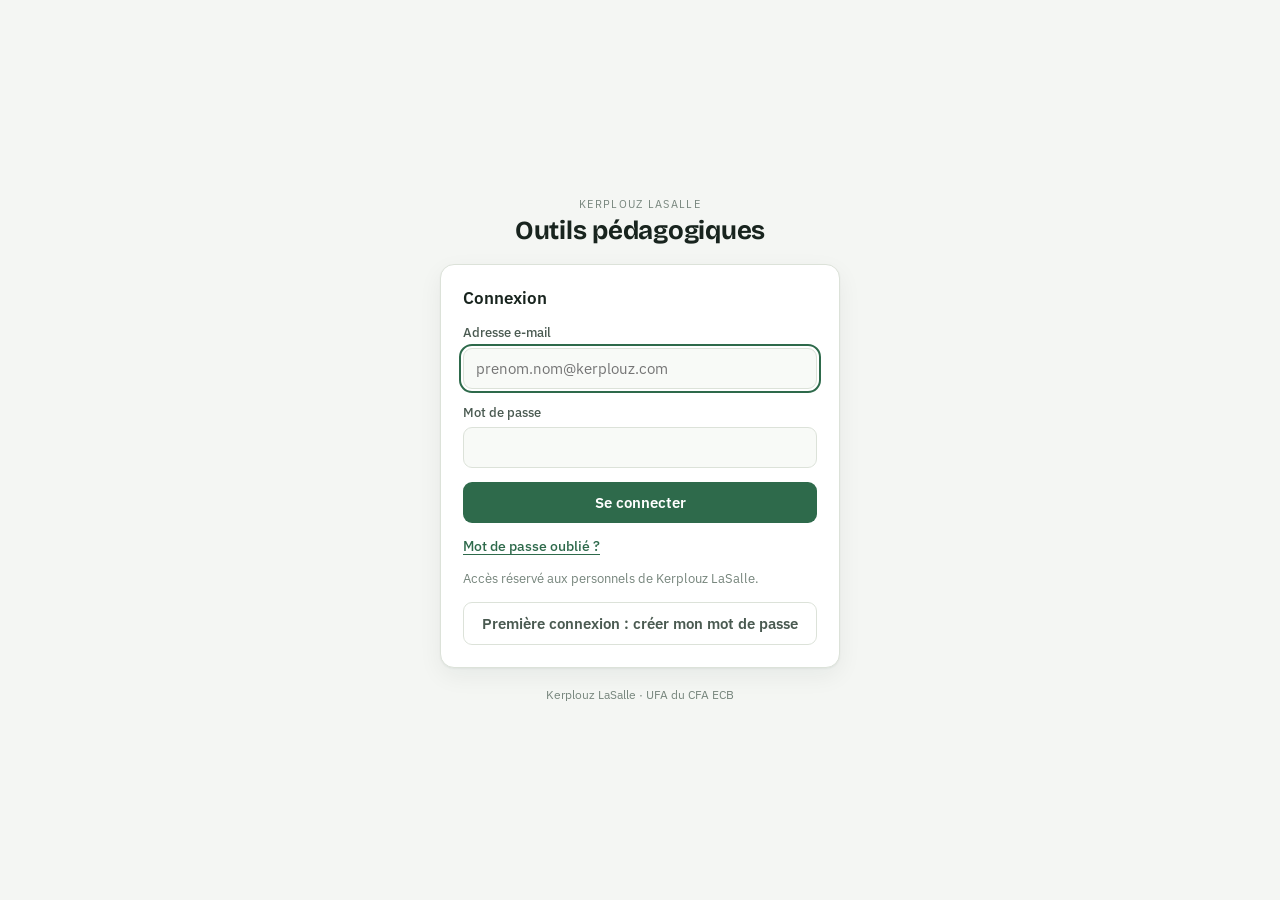
<file: index.html>
<!doctype html>
<html lang="fr"><head><meta charset="utf-8"><meta name="viewport" content="width=device-width,initial-scale=1">
<title>Outils Kerplouz</title>
<link rel="preconnect" href="https://fonts.googleapis.com">
<link rel="preconnect" href="https://fonts.gstatic.com" crossorigin>
<link rel="stylesheet" href="https://fonts.googleapis.com/css2?family=Bricolage+Grotesque:opsz,wght@12..96,700&family=IBM+Plex+Sans:wght@400;500;600&display=swap">
<style>
:root{--bg:#F4F6F3;--surface:#FFFFFF;--line:#DCE2D9;--ink:#18241E;--ink-2:#4A5A51;--ink-3:#76857C;--accent:#2E6A4B;--accent-soft:#DCEBDF;--danger:#A8412F;--danger-soft:#F6DED8;
  --display:"Bricolage Grotesque",ui-sans-serif,system-ui,sans-serif;--body:"IBM Plex Sans",ui-sans-serif,system-ui,-apple-system,"Segoe UI",sans-serif}
*{box-sizing:border-box}[hidden]{display:none!important}
html,body{height:100%}
body{margin:0;background:var(--bg);color:var(--ink);font:15px/1.5 var(--body);padding-inline:16px;display:grid;place-items:center}
main{width:100%;max-width:400px;padding-block:32px;display:flex;flex-direction:column;gap:18px}
.brand{display:flex;flex-direction:column;gap:4px;text-align:center}
.brand small{font-size:11px;letter-spacing:.12em;text-transform:uppercase;color:var(--ink-3)}
h1{font:700 26px/1.15 var(--display);margin:0;letter-spacing:-.01em}
.card{background:var(--surface);border:1px solid var(--line);border-radius:14px;padding:22px;display:flex;flex-direction:column;gap:14px;box-shadow:0 1px 2px rgba(24,36,30,.05),0 8px 24px rgba(24,36,30,.06)}
h2{font:600 17px/1.3 var(--body);margin:0}
.field{display:flex;flex-direction:column;gap:5px}
label{font-size:13px;font-weight:500;color:var(--ink-2)}
input{font:15px var(--body);color:var(--ink);background:#F8FAF7;border:1px solid var(--line);border-radius:9px;padding:10px 12px;width:100%}
input:focus-visible,button:focus-visible,a:focus-visible{outline:2px solid var(--accent);outline-offset:2px}
button{font:600 15px var(--body);border:0;border-radius:9px;padding:11px 14px;background:var(--accent);color:#fff;cursor:pointer}
button:hover{filter:brightness(1.07)}button:disabled{opacity:.6;cursor:wait}
button.link{background:none;color:var(--accent);padding:0;font-weight:500;font-size:13.5px;text-decoration:underline;text-underline-offset:3px;align-self:flex-start}
button.ghost{background:none;color:var(--ink-2);border:1px solid var(--line)}
.msg{font-size:13.5px;border-radius:8px;padding:9px 11px}
.msg.err{background:var(--danger-soft);color:var(--danger)}.msg.ok{background:var(--accent-soft);color:var(--accent)}
.hint{font-size:12.5px;color:var(--ink-3);margin:0}
a.tool{display:block;border:1px solid var(--line);border-radius:10px;padding:12px 14px;color:inherit;text-decoration:none}
a.tool:hover{border-color:var(--accent)}a.tool b{display:block;color:var(--accent)}
.who{font-size:13.5px;color:var(--ink-2)}
.rules{list-style:none;margin:0;padding:0;display:grid;grid-template-columns:1fr 1fr;gap:3px 10px;font-size:12.5px;color:var(--ink-3)}
.rules li::before{content:"○ ";}.rules li.ok{color:var(--accent)}.rules li.ok::before{content:"✓ ";}
footer{text-align:center;font-size:12px;color:var(--ink-3)}
/* ---- Tableau de bord des outils ---- */
body.wide{place-items:start center;align-content:start}
body.wide main{max-width:1120px;gap:22px}
body.wide .brand{display:none}
#vHome{display:flex;flex-direction:column;gap:22px}
.dash-head{display:flex;flex-wrap:wrap;gap:16px;align-items:flex-end;justify-content:space-between;padding-top:8px}
.dash-head .t{display:flex;flex-direction:column;gap:4px}
.eyebrow{font-size:11px;letter-spacing:.12em;text-transform:uppercase;color:var(--ink-3)}
.dash-head h1{font-size:30px}
.me{display:flex;align-items:center;gap:10px;background:var(--surface);border:1px solid var(--line);border-radius:999px;padding:5px 6px 5px 14px;font-size:13px;color:var(--ink-2)}
.me b{color:var(--ink);font-weight:600}
.me button{font-size:12.5px;padding:6px 12px;border-radius:999px}
.tabs{display:flex;flex-wrap:wrap;gap:6px}
.tab{font:500 13px var(--body);background:var(--surface);color:var(--ink-2);border:1px solid var(--line);border-radius:999px;padding:7px 13px;display:inline-flex;align-items:center;gap:7px}
.tab .sw{width:9px;height:9px;border-radius:99px;background:var(--c,var(--ink-3))}
.tab[aria-pressed="true"]{background:var(--ink);border-color:var(--ink);color:#fff}
.tab:hover{filter:none;border-color:var(--ink-3)}
.level{display:flex;flex-direction:column;gap:12px}
.level-h{display:flex;align-items:baseline;gap:10px;flex-wrap:wrap;border-bottom:2px solid var(--c);padding-bottom:8px}
.level-h h2{font:700 19px/1.2 var(--display);letter-spacing:-.01em}
.level-h .niv{font-size:11px;font-weight:600;letter-spacing:.06em;text-transform:uppercase;color:#fff;background:var(--c);border-radius:5px;padding:2px 7px}
.level-h .sub{font-size:13px;color:var(--ink-3)}
.tiles{display:grid;grid-template-columns:repeat(auto-fill,minmax(250px,1fr));gap:12px}
.tile{position:relative;display:flex;flex-direction:column;gap:8px;background:var(--surface);border:1px solid var(--line);border-radius:12px;padding:16px 16px 14px;color:inherit;text-decoration:none;min-height:150px;transition:border-color .15s,box-shadow .15s,transform .15s}
a.tile:hover{border-color:var(--c);box-shadow:0 6px 18px rgba(24,36,30,.08);transform:translateY(-1px)}
.tile .ico{width:36px;height:36px;border-radius:9px;display:grid;place-items:center;background:color-mix(in srgb,var(--c) 14%,#fff);color:var(--c)}
.tile .ico svg{width:20px;height:20px}
.tile b{font-size:15px;line-height:1.3}
.tile .qui{font-size:11.5px;font-weight:600;color:var(--c);margin-top:-4px}
.tile p{margin:0;font-size:13px;color:var(--ink-2);line-height:1.45}
.tile .st{position:absolute;top:14px;right:14px;font-size:11px;font-weight:600;border-radius:99px;padding:3px 8px}
.st.on{background:#DCEBDF;color:#2E6A4B}.st.soon{background:#F1F3EF;color:var(--ink-3)}
.tile.soon{background:#FAFBF9;border-style:dashed}
.tile.soon b,.tile.soon .ico{opacity:.75}
.tile .go{margin-top:auto;font-size:13px;font-weight:600;color:var(--c)}
.note{font-size:13px;color:var(--ink-3);text-align:center;margin:4px 0 0}
.mine{display:flex;flex-wrap:wrap;gap:6px;align-items:center;font-size:13px;color:var(--ink-2)}
.chip{font-size:12px;font-weight:500;background:var(--surface);border:1px solid var(--line);border-radius:99px;padding:3px 10px}
.apercu{display:flex;flex-wrap:wrap;gap:8px 12px;align-items:center;font-size:13px;color:var(--ink-2);background:var(--surface);border:1px dashed var(--line);border-radius:10px;padding:8px 12px}
.apercu select{font:inherit;font-size:13px;padding:5px 8px;border:1px solid var(--line);border-radius:8px;background:var(--surface);color:var(--ink)}
.apercu.on{border-style:solid;border-color:#D1683F;background:#FFF3EC}
.apercu .info{flex-basis:100%;color:#8A3F1C}
.banner{background:#FFF6E5;border:1px solid #F0DDB5;color:#7A5410;border-radius:10px;padding:12px 14px;font-size:13.5px}
a.admin{font:600 12.5px var(--body);background:var(--ink);color:#fff;border-radius:999px;padding:6px 12px;text-decoration:none}
/* ---- Cette semaine ---- */
.semaine{background:var(--surface);border:1px solid var(--line);border-radius:14px;padding:14px 16px;display:flex;flex-direction:column;gap:10px}
.sem-h{display:flex;flex-wrap:wrap;gap:10px;align-items:center;justify-content:space-between}
.sem-h h2{font:700 19px/1.2 var(--display);margin:0}
.sem-nav{display:flex;gap:6px;align-items:center;font-size:13.5px;color:var(--ink-2)}
.sem-nav button{padding:4px 10px;font-size:13px}
.sem-grid{display:grid;grid-template-columns:repeat(auto-fit,minmax(260px,1fr));gap:14px}
.sem-col h3{font-size:13px;text-transform:uppercase;letter-spacing:.06em;color:var(--ink-3);margin:0 0 6px;display:flex;justify-content:space-between;align-items:center;gap:6px}
.sem-col ul{list-style:none;margin:0;padding:0;display:flex;flex-direction:column;gap:6px}
.sem-col li{border:1px solid var(--line);border-left:4px solid var(--c,var(--line));border-radius:9px;padding:7px 10px;font-size:13.5px}
.sem-col li b{font-weight:600}.sem-col li .s{display:block;font-size:12px;color:var(--ink-3)}
.sem-col li.imp{background:#FFF6E5;border-color:#F0DDB5}
.sem-col li p{margin:3px 0 0;font-size:13px;color:var(--ink-2);white-space:pre-wrap}
.sem-vide{font-size:13px;color:var(--ink-3);margin:0}
button.mini{font:600 12px var(--body);padding:3px 9px;border-radius:8px;background:var(--surface);color:var(--accent);border:1px solid var(--line);text-transform:none;letter-spacing:0}
button.mini.del{color:var(--danger)}
.finfo{display:flex;flex-direction:column;gap:7px;background:#F8FAF7;border:1px solid var(--line);border-radius:10px;padding:10px;margin-bottom:8px}
.finfo input,.finfo textarea,.finfo select{font:13.5px var(--body);padding:6px 8px}
.finfo textarea{min-height:60px;border:1px solid var(--line);border-radius:8px;background:#fff}
.finfo .ck{display:flex;flex-wrap:wrap;gap:4px 10px;font-size:12.5px;color:var(--ink-2)}
.finfo .ck label{display:flex;gap:4px;align-items:center;font-size:12.5px;font-weight:400}
.finfo .ck input{width:auto}
.finfo .row{display:flex;gap:8px;flex-wrap:wrap;align-items:center}
.finfo .row input[type=date]{width:auto}
.finfo .per{display:flex;gap:6px;align-items:center}
.sem-bar{display:flex;flex-wrap:wrap;gap:10px;align-items:center;justify-content:space-between;background:var(--surface);border:1px solid var(--line);border-radius:12px;padding:8px 12px}
.acards{display:grid;grid-template-columns:repeat(auto-fill,minmax(250px,1fr));gap:12px}
.acard{display:flex;flex-direction:column;gap:4px;background:var(--surface);border:1px solid var(--line);border-top:3px solid var(--c);border-radius:12px;padding:12px 14px;font-size:13.5px}
.acard.auto{background:color-mix(in srgb,var(--c) 6%,#fff)}
.acard.imp{background:#FFF6E5;border-color:#F0DDB5;border-top-color:#D1683F}
.acard .tag{font-size:11px;font-weight:700;text-transform:uppercase;letter-spacing:.05em;color:var(--c)}
.acard.imp .tag{color:#B4561F}
.acard b{font-size:14.5px}.acard p{margin:0;color:var(--ink-2);white-space:pre-wrap}
.acard .s{font-size:12px;color:var(--ink-3)}.acard a{font-size:13px;color:var(--accent);font-weight:600}
.acard .mini{align-self:flex-start;margin-top:4px}
/* ---- Espaces ---- */
.espaces{display:flex;gap:4px;flex-wrap:wrap;background:var(--surface);border:1px solid var(--line);border-radius:14px;padding:5px}
.esp{font:600 14px var(--body);background:none;color:var(--ink-2);border-radius:10px;padding:9px 14px;position:relative}
.esp:hover{filter:none;background:#F1F4EF}
.esp[aria-current="page"]{background:var(--c);color:#fff}
.espgrid{display:grid;grid-template-columns:repeat(auto-fill,minmax(250px,1fr));gap:14px}
.espcard{display:flex;flex-direction:column;gap:8px;background:var(--surface);border:1px solid var(--line);border-top:4px solid var(--c);border-radius:14px;padding:18px;color:inherit;text-decoration:none;min-height:170px;transition:box-shadow .15s,transform .15s}
.espcard:hover{box-shadow:0 8px 22px rgba(24,36,30,.09);transform:translateY(-1px)}
.espcard .ico{width:40px;height:40px;border-radius:10px;display:grid;place-items:center;background:color-mix(in srgb,var(--c) 13%,#fff);color:var(--c)}
.espcard .ico svg{width:22px;height:22px}
.espcard b{font:700 18px/1.2 var(--display)}.espcard p{margin:0;font-size:13.5px;color:var(--ink-2)}
.espcard .go{margin-top:auto;font-size:13px;font-weight:600;color:var(--c)}
.esp .badge{margin-left:6px;padding:0 7px;font-size:11px}
.badge{display:inline-block;font-size:12px;font-weight:600;border-radius:99px;padding:2px 9px;background:#E3ECF8;color:#2D5A96}.badge.warn{background:#FFF6E5;color:#7A5410}
.espintro{margin:0;color:var(--ink-2);font-size:14px}
.actus ul{list-style:none;margin:6px 0 0;padding:0;display:grid;grid-template-columns:repeat(auto-fill,minmax(320px,1fr));gap:8px}
.actus li{background:var(--surface);border:1px solid var(--line);border-radius:10px;padding:10px 12px;display:flex;flex-direction:column;gap:3px}
.actus li a{color:var(--ink);font-weight:500;text-decoration:none}.actus li a:hover{color:var(--accent);text-decoration:underline}
.actus .level-h a{color:#6B5CA5;font-weight:600;text-decoration:none}
.actus li span{font-size:12px;color:var(--ink-3)}
.actus li p{margin:2px 0 0;font-size:12.5px;color:var(--ink-2);display:-webkit-box;-webkit-line-clamp:3;-webkit-box-orient:vertical;overflow:hidden}
#veilleFil{display:flex;flex-direction:column;gap:26px}
@media (max-width:640px){.esp{padding:8px 10px;font-size:13px}}
@media (prefers-reduced-motion:reduce){.tile,.espcard{transition:none}}
</style></head><body>
<main>
  <div class="brand"><small>Kerplouz LaSalle</small><h1>Outils pédagogiques</h1></div>

  <!-- Connexion -->
  <form class="card" id="vLogin" hidden novalidate>
    <h2>Connexion</h2>
    <div class="msg" id="loginMsg" hidden></div>
    <div class="field"><label for="email">Adresse e-mail</label><input id="email" type="email" autocomplete="username" placeholder="prenom.nom@kerplouz.com" required></div>
    <div class="field"><label for="password">Mot de passe</label><input id="password" type="password" autocomplete="current-password" required></div>
    <button type="submit" id="btnLogin">Se connecter</button>
    <button type="button" class="link" id="toForgot">Mot de passe oublié ?</button>
    <p class="hint">Accès réservé aux personnels de Kerplouz LaSalle.</p>
    <button type="button" class="ghost" id="toSignup">Première connexion : créer mon mot de passe</button>
  </form>

  <!-- Création de compte -->
  <form class="card" id="vSignup" hidden novalidate>
    <h2>Première connexion</h2>
    <p class="hint">Saisissez votre adresse <b>@kerplouz.com</b> et le <b>code d'activation</b> remis par le responsable pédagogique, puis choisissez votre mot de passe. Le code ne sert qu'une fois.</p>
    <div class="msg" id="signupMsg" hidden></div>
    <div class="field"><label for="semail">Adresse e-mail Kerplouz</label><input id="semail" type="email" autocomplete="username" placeholder="prenom.nom@kerplouz.com" required></div>
    <div class="field"><label for="scode">Code d'activation</label><input id="scode" autocomplete="one-time-code" placeholder="6 caractères" maxlength="6" style="text-transform:uppercase;letter-spacing:.2em;font-family:ui-monospace,monospace" required></div>
    <div class="field"><label for="sp1">Mot de passe</label><input id="sp1" type="password" autocomplete="new-password" required></div>
    <div class="field"><label for="sp2">Confirmer le mot de passe</label><input id="sp2" type="password" autocomplete="new-password" required></div>
    <ul class="rules" id="sRules"></ul>
    <button type="submit" id="btnSignup">Créer mon mot de passe</button>
    <button type="button" class="link" id="backLogin2">J'ai déjà un compte</button>
  </form>

  <!-- Mot de passe oublié -->
  <form class="card" id="vForgot" hidden novalidate>
    <h2>Mot de passe oublié</h2>
    <p class="hint">Saisissez votre adresse : vous recevrez un lien pour choisir un nouveau mot de passe.</p>
    <div class="msg" id="forgotMsg" hidden></div>
    <div class="field"><label for="femail">Adresse e-mail</label><input id="femail" type="email" autocomplete="username" placeholder="prenom.nom@kerplouz.com" required></div>
    <button type="submit" id="btnForgot">Envoyer le lien</button>
    <button type="button" class="link" id="backLogin">Retour à la connexion</button>
  </form>

  <!-- Nouveau mot de passe (après le lien reçu par mail) -->
  <form class="card" id="vReset" hidden novalidate>
    <h2>Choisir un nouveau mot de passe</h2>
    <div class="msg" id="resetMsg" hidden></div>
    <div class="field"><label for="np1">Nouveau mot de passe</label><input id="np1" type="password" autocomplete="new-password" required></div>
    <div class="field"><label for="np2">Confirmer le mot de passe</label><input id="np2" type="password" autocomplete="new-password" required></div>
    <ul class="rules" id="rRules"></ul>
    <button type="submit" id="btnReset">Enregistrer le mot de passe</button>
  </form>

  <!-- Connecté : tableau de bord des outils -->
  <section id="vHome" hidden>
    <div class="dash-head">
      <div class="t"><span class="eyebrow">Kerplouz LaSalle · Filière paysage</span><h1>Plateforme pédagogique</h1></div>
      <div class="me"><span id="who"></span><a class="admin" id="lnkAdmin" href="/admin/" hidden>Administration</a><button type="button" class="ghost" id="btnOut">Se déconnecter</button></div>
    </div>
    <div class="apercu" id="apercu" hidden>
      <label for="apRole"><b>Voir comme</b></label>
      <select id="apRole">
        <option value="">Moi (administrateur)</option>
        <option value="formateur">Formateur</option>
        <option value="referent">Référent de classe</option>
        <option value="coordinateur_filiere">Coordinateur de filière</option>
        <option value="responsable_peda">Responsable pédagogique</option>
        <option value="secretariat">Secrétariat</option>
        <option value="direction">Direction</option>
        <option value="vie_sco">Vie scolaire</option>
      </select>
      <label for="apNiv" id="apNivL" hidden>de la formation</label>
      <select id="apNiv" hidden>
        <option value="capa">CAPa JP</option><option value="bpa">BPA OSP</option><option value="bp">BP AP</option>
        <option value="btsa" selected>BTSA AP</option><option value="cs">CS Arboriste</option><option value="bprea">BPREA</option>
      </select>
      <label for="apPers"><b>ou prendre le rôle de</b></label>
      <select id="apPers"><option value="">une personne…</option></select>
      <span class="info" id="apInfo" hidden></span>
    </div>
    <div class="banner" id="banner" hidden></div>
    <div class="banner" id="rappels" hidden></div>
    <div class="banner" id="rappelsUC" hidden></div>
    <nav class="espaces" id="espaces" aria-label="Espaces de la plateforme"></nav>
    <div class="mine" id="mine"></div>
    <div class="tabs" role="group" aria-label="Filtrer par formation" id="tabs"></div>
    <div id="levels" style="display:flex;flex-direction:column;gap:26px"></div>
    <p class="note">Un outil vous manque ? Parlez-en au responsable pédagogique : les outils « À venir » sont développés selon vos besoins.</p>
  </section>

  <footer>Kerplouz LaSalle · UFA du CFA ECB</footer>
</main>
<script>
const SB="https://olqclfsywasktwirswpb.supabase.co", KEY="sb_publishable_Qry6l1DGbG9IkLtGT7CF4w_OyP4rI8x", SKEY="kep.session";
const $=s=>document.querySelector(s),$$=s=>[...document.querySelectorAll(s)];
const params=new URLSearchParams(location.search);
const next=(()=>{const n=params.get("next")||"";return /^\/[A-Za-z0-9\/_\-.]*$/.test(n)&&!n.startsWith("//")?n:"";})();
const ls={get(){try{return JSON.parse(localStorage.getItem(SKEY)||"null");}catch(e){return null;}},set(v){try{v?localStorage.setItem(SKEY,JSON.stringify(v)):localStorage.removeItem(SKEY);}catch(e){}}};
function setCookie(s){document.cookie=s?`kep_at=${s.access_token}; Path=/; Max-Age=${Math.max(60,s.expires_at-Math.floor(Date.now()/1000))}; Secure; SameSite=Lax`:"kep_at=; Path=/; Max-Age=0; Secure; SameSite=Lax";}
function store(t,user){const s={access_token:t.access_token,refresh_token:t.refresh_token,expires_at:t.expires_at?+t.expires_at:Math.floor(Date.now()/1000)+(+t.expires_in||3600),user:user||t.user&&{id:t.user.id,email:t.user.email}||null};ls.set(s);setCookie(s);return s;}
async function api(path,{method="GET",body,token}={}){
  const h={apikey:KEY,"Content-Type":"application/json"};if(token)h.Authorization="Bearer "+token;
  const r=await fetch(SB+path,{method,headers:h,body:body?JSON.stringify(body):undefined});const txt=await r.text();let d=null;try{d=txt?JSON.parse(txt):null;}catch(e){}
  if(!r.ok){const e=new Error((d&&(d.error_description||d.msg||d.message||d.error))||("Erreur "+r.status));e.status=r.status;e.code=d&&(d.error_code||d.code);throw e;}return d;}
function show(id){["vLogin","vForgot","vReset","vHome","vSignup"].forEach(v=>$("#"+v).hidden=v!==id);document.body.classList.toggle("wide",id==="vHome");const f=$("#"+id).querySelector("input");if(f)f.focus();}
function msg(id,text,kind){const m=$("#"+id);m.textContent=text;m.className="msg "+(kind||"err");m.hidden=!text;}
function fr(e){const m=(e.message||"").toLowerCase();
  if(m.includes("invalid login")||e.code==="invalid_credentials")return "Adresse ou mot de passe incorrect.";
  if(m.includes("email not confirmed"))return "Votre adresse n'est pas encore confirmée : ouvrez le mail de confirmation reçu.";
  if(e.status===429||m.includes("rate limit"))return "Trop de tentatives. Patientez quelques minutes avant de réessayer.";
  if(m.includes("same")&&m.includes("password"))return "Le nouveau mot de passe doit être différent de l'ancien.";
  if(m.includes("password")&&(m.includes("weak")||m.includes("least")||m.includes("should contain")))return "Mot de passe trop faible : il doit respecter toutes les règles indiquées.";
  if(m.includes("database error")||m.includes("adresse non autoris")||m.includes("code d'activation"))return "Adresse non reconnue ou code d'activation incorrect. Vérifiez-les, ou demandez un nouveau code au responsable pédagogique.";
  if(m.includes("already registered")||m.includes("already been registered"))return "Votre compte existe déjà : connectez-vous avec votre mot de passe. En cas d'oubli, demandez une réinitialisation au responsable pédagogique.";
  if(m.includes("signups not allowed"))return "La création de compte est fermée pour le moment.";
  if(m.includes("failed to fetch"))return "Connexion au serveur impossible. Vérifiez votre accès internet.";
  return e.message||"Une erreur est survenue.";}
async function session(){let s=ls.get();if(!s)return null;
  if(s.expires_at-60<Date.now()/1000){try{s=store(await api("/auth/v1/token?grant_type=refresh_token",{method:"POST",body:{refresh_token:s.refresh_token}}),s.user);}catch(e){ls.set(null);setCookie(null);return null;}}
  else setCookie(s);return s;}
const ROLES={formateur:"Formateur",referent:"Référent de classe",coordinateur_filiere:"Coordinateur de filière",responsable_peda:"Responsable pédagogique",secretariat:"Secrétariat",direction:"Direction",vie_sco:"Vie scolaire"};
const esc=t=>String(t==null?"":t).replace(/[<>&"]/g,c=>({"<":"&lt;",">":"&gt;","&":"&amp;",'"':"&quot;"}[c]));
const estHttp=u=>/^https?:\/\/\S/i.test(String(u||"").trim()),lienSur=u=>estHttp(u)?String(u).trim():"#";
let droits=null,outilsCat=[],apercu=null;
const TOUS_NIV=["capa","bpa","bp","btsa","cs","bprea","autre"],NIV_LARGE=["responsable_peda","secretariat","direction","vie_sco"];
/* Aperçu « Voir comme » : même calcul que mes_droits() côté base, sur un profil fictif. Affichage seulement. */
function simuler(role,niv){
  const r=role==="referent"?["formateur","referent"]:[role];
  const nv=NIV_LARGE.includes(role)?TOUS_NIV.slice():[niv];
  const outils=outilsCat.filter(o=>(!o.roles||!o.roles.length||o.roles.some(x=>r.includes(x)))&&(o.niveau==="tous"||nv.includes(o.niveau))).map(o=>o.code);
  const v=[],ens=["formateur","coordinateur_filiere","responsable_peda"].includes(role)||r.includes("referent");if(ens&&outils.includes("saisie-uc"))v.push("ev-saisie-uc");if(ens&&outils.includes("ccf-bts"))v.push("ev-saisie-bts");
  if(nv.includes("capa")&&outils.includes("saisie-uc")){if(r.includes("referent")||role==="responsable_peda")v.push("uc-dates");if(role==="coordinateur_filiere"||role==="responsable_peda")v.push("uc-conv");if(role==="responsable_peda")v.push("uc-param");}
  if(nv.includes("btsa")&&(role==="coordinateur_filiere"||role==="responsable_peda"))v.push("bts-coord");
  return {roles:r,admin:false,actif:true,niveaux:nv,outils:[...outils,...v],classes:[]};}
function majApercu(){const role=$("#apRole").value,large=NIV_LARGE.includes(role);
  $("#apNiv").hidden=$("#apNivL").hidden=!role||large;
  apercu=role?simuler(role,$("#apNiv").value):null;
  $("#apercu").classList.toggle("on",!!apercu);
  const lib=$("#apRole").selectedOptions[0].text+(role&&!large?" "+$("#apNiv").selectedOptions[0].text:"");
  $("#apInfo").hidden=!apercu;
  $("#apInfo").textContent=apercu?`Aperçu : voici le tableau de bord d'une personne « ${lib} ». Rien n'est modifié, et les outils s'ouvrent toujours avec vos propres droits d'administrateur.`:"";
  filtre="all";renderDash();}
$("#apRole").onchange=majApercu;$("#apNiv").onchange=majApercu;
$("#apPers").onchange=async e=>{const v=e.target.value;if(!v)return;e.target.disabled=true;
  try{await window.KepComme.prendre(v);location.reload();}catch(err){e.target.disabled=false;$("#apInfo").hidden=false;$("#apInfo").textContent="Impossible de prendre ce rôle : "+err.message;}};
async function goHome(s){if(next){location.replace(next);return;}
  const email=s.user&&s.user.email||"";
  try{droits=await api("/rest/v1/rpc/mes_droits",{method:"POST",body:{},token:s.access_token});}
  catch(e){droits=null;}
  if(!droits){show("vLogin");msg("loginMsg","Impossible de lire vos droits d'accès. Réessayez dans un instant.");return;}
  // Unités capitalisables : accès aussi par UC affectée ou épreuve dont on est responsable ; coordination pour les référents
  try{const u=await api("/rest/v1/rpc/uc_acces",{method:"POST",body:{},token:s.access_token})||{},o=droits.outils=droits.outils||[],n=droits.niveaux=droits.niveaux||[];
    if(u.acces){if(!o.includes("saisie-uc"))o.push("saisie-uc");if(!n.includes("capa"))n.push("capa");}
    const add=c=>{if(!o.includes(c))o.push(c);};
    if(u.coord)add("uc-coord");if(u.referent)add("uc-dates");if(u.coordfil)add("uc-conv");if(u.resp)add("uc-param");}catch(e){}
  {const o=droits.outils,r=droits.roles||[],ens=droits.admin||r.some(x=>["formateur","referent","coordinateur_filiere","responsable_peda"].includes(x));
    if(ens&&o.includes("saisie-uc"))o.push("ev-saisie-uc");if(ens&&o.includes("ccf-bts"))o.push("ev-saisie-bts");}
  try{if(await api("/rest/v1/rpc/est_coord_bts",{method:"POST",body:{},token:s.access_token})){const o=droits.outils;if(!o.includes("bts-coord"))o.push("bts-coord");}}catch(e){}
  if(!droits.actif){signOutLocal(s);show("vLogin");msg("loginMsg","Votre compte est suspendu. Contactez le responsable pédagogique.");return;}
  const nomAff=droits.prenom?droits.prenom+" "+droits.nom:(droits.email||email);
  const FIL={capa:"CAPa JP",bpa:"BPA OSP",bp:"BP AP",btsa:"BTSA AP",cs:"CS Arboriste",bprea:"BPREA"};
  const rl=(droits.roles||[]).filter(r=>r!=="coordinateur_filiere").map(r=>ROLES[r]||r);(droits.filieres||[]).forEach(f=>rl.push("Coordination "+(FIL[f]||f)));if(droits.admin)rl.push("Administrateur");
  $("#who").innerHTML="<b>"+esc(nomAff)+"</b>"+(rl.length?" · "+esc(rl.join(", ")):"");
  $("#lnkAdmin").hidden=!droits.admin;
  $("#apercu").hidden=!droits.admin;$("#apRole").value="";apercu=null;$("#apInfo").hidden=true;$("#apercu").classList.remove("on");$("#apNiv").hidden=$("#apNivL").hidden=true;
  if(droits.admin){try{outilsCat=await api("/rest/v1/outils?select=code,niveau,roles,ordre&order=ordre",{token:s.access_token})||[];}catch(e){outilsCat=[];$("#apercu").hidden=true;}
    try{const pers=await api("/rest/v1/rpc/admin_personnel",{method:"POST",body:{},token:s.access_token})||[];
      $("#apPers").innerHTML='<option value="">une personne…</option>'+pers.filter(p=>p.actif&&p.email!==droits.email).map(p=>`<option value="${esc(p.email)}">${esc(p.nom+" "+p.prenom)}</option>`).join("");}catch(e){}}
  const cl=droits.classes||[];
  $("#mine").innerHTML=cl.length?"Vos classes :"+cl.map(c=>`<span class="chip"${c.fonction==="referent"?' title="Vous êtes référent·e de cette classe" style="border-color:var(--accent);color:var(--accent)"':""}>${c.fonction==="referent"?"★ ":""}${esc(c.libelle)}</span>`).join("")
    :(droits.admin||(droits.niveaux||[]).length?"":"<span>Aucune classe ne vous est encore attribuée : le responsable pédagogique doit vous rattacher à vos classes pour afficher leurs outils.</span>");
  const refus=params.get("refus");
  if(refus){history.replaceState(null,"","/");const bn=$("#banner");bn.hidden=false;
    bn.textContent=refus==="suspendu"?"Votre compte est suspendu.":"Vous n'avez pas accès à cet outil. Si vous en avez besoin, demandez au responsable pédagogique de vous rattacher à la classe concernée.";}
  if(droits.admin&&!(droits.outils||[]).includes("admin"))droits.outils.push("admin");
  filtre="all";espace=location.hash.slice(1)||ls2("kep.espace")||"actus";renderDash();show("vHome");rappelsCCF(s);rappelsUC(s);chargerSemaine();}
/* Rappels UC (référents CAPa) : dates à fixer au plus tard 15 jours avant la période agréée, convocations à envoyer */
async function rappelsUC(s){const box=$("#rappelsUC");box.hidden=true;
  if(!droits||!(droits.outils||[]).includes("uc-coord"))return;
  let r;try{r=await api("/rest/v1/rpc/uc_rappels",{method:"POST",body:{},token:s.access_token})||[];}catch(e){return;}
  if(!r.length)return;const jr=d=>new Date(d+"T12:00:00").toLocaleDateString("fr-FR",{weekday:"long",day:"numeric",month:"long"});
  box.innerHTML=`<b>Rappel épreuves UC (CAPa)</b><ul style="margin:6px 0 8px;padding-left:18px">`+r.map(x=>`<li>${esc(x.code)} · ${esc(x.libelle)} · ${x.quoi==="date"?"date à fixer avant le "+esc(jr(x.echeance))+" (période agréée à partir du "+esc(jr(x.jour))+")":"épreuve le "+esc(jr(x.jour))+" : convocations à envoyer avant le "+esc(jr(x.echeance))}</li>`).join("")+`</ul><a href="/UC/?vue=coord">Ouvrir la coordination UC →</a>`;
  box.hidden=false;}
/* Rappels CCF : convocations à faire pour les épreuves des 15 prochains jours (coordinateur BTS et référent de la classe) */
async function rappelsCCF(s){const box=$("#rappels");box.hidden=true;
  if(!droits||!(droits.admin||(droits.outils||[]).includes("ccf-bts")))return;
  let r;try{r=await api("/rest/v1/rpc/rappels_ccf",{method:"POST",body:{},token:s.access_token})||[];}catch(e){return;}
  if(!r.length)return;
  const cl={BTSAAP1:"BTSA AP 1",BTSAAP2:"BTSA AP 2"},jr=d=>new Date(d+"T12:00:00").toLocaleDateString("fr-FR",{weekday:"long",day:"numeric",month:"long"});
  const G=[];for(const x of r){const g=!x.prevu&&G.find(y=>!y.prevu&&y.promo===x.promo&&y.jour===x.jour);if(g)g.code+=", "+x.code;else G.push({...x});}r=G;
  box.innerHTML=`<b>Rappel CCF : convocations à faire</b><ul style="margin:6px 0 8px;padding-left:18px">`+r.map(x=>`<li>${esc(x.code)}${x.code.includes(",")?" (une convocation pour la journée)":""} · ${esc(cl[x.classe]||("promotion "+x.promo))} · ${x.prevu?"période prévue à partir du "+esc(jr(x.jour))+" (date exacte à fixer)":"CCF le "+esc(jr(x.jour))} · ${x.jours===0?"aujourd'hui":"dans "+x.jours+" jour"+(x.jours>1?"s":"")}</li>`).join("")+`</ul><a href="/CCF/?vue=cal">Ouvrir le calendrier des CCF →</a>`;
  box.hidden=false;}
function signOutLocal(s){if(s)fetch(SB+"/auth/v1/logout",{method:"POST",headers:{apikey:KEY,Authorization:"Bearer "+s.access_token}}).catch(()=>{});ls.set(null);setCookie(null);}
/* ---- Catalogue des outils par formation ---- */
const ICONS={
  grille:'<path d="M4 4h16v16H4z"/><path d="M4 9h16M4 14h16M9 4v16"/>',
  livret:'<path d="M5 4h9a3 3 0 0 1 3 3v13H8a3 3 0 0 1-3-3z"/><path d="M5 17a3 3 0 0 1 3-3h9"/>',
  secu:'<path d="M12 3l7 3v5c0 4.5-3 8-7 10-4-2-7-5.5-7-10V6z"/><path d="M9 12l2 2 4-4"/>',
  calend:'<rect x="4" y="5" width="16" height="15" rx="2"/><path d="M4 10h16M9 3v4M15 3v4"/>',
  inscr:'<path d="M9 5h10v14H5V9z"/><path d="M9 5v4H5M9 13h6M9 16h4"/>',
  conv:'<path d="M7 3h7l5 5v13H7z"/><path d="M14 3v5h5M10 13h6M10 17h6"/>',
  decoup:'<circle cx="6" cy="7" r="2.5"/><circle cx="6" cy="17" r="2.5"/><path d="M8 8.5 20 16M8 15.5 20 8"/>',
  fiche:'<path d="M6 3h12v18H6z"/><path d="M9 7h6M9 11h6M9 15h3"/>',
  arbre:'<path d="M12 21v-6"/><path d="M12 15c-4 0-6-2.5-6-5.5S8.5 4 12 4s6 2.5 6 5.5S16 15 12 15z"/>',
  suivi:'<path d="M4 19V5M4 19h16"/><path d="M7 15l4-4 3 3 5-6"/>',
  veille:'<path d="M4 11a9 9 0 0 1 9 9"/><path d="M4 4a16 16 0 0 1 16 16"/><circle cx="5" cy="19" r="1.5"/>',
  coord:'<rect x="4" y="4" width="7" height="7" rx="1.5"/><rect x="13" y="4" width="7" height="4" rx="1.5"/><rect x="13" y="10" width="7" height="10" rx="1.5"/><rect x="4" y="13" width="7" height="7" rx="1.5"/>'
};
/* Formations (couleur, niveau) */
const FORMS={
  capa:{nom:"CAPa Jardinier paysagiste",court:"CAPa JP",niv:"Niveau 3",c:"#6E9A3A",sub:"Formation en unités capitalisables"},
  bpa:{nom:"BPA Ouvrier spécialisé en paysage",court:"BPA OSP",niv:"Niveau 3",c:"#3F8A70",sub:"Formation en unités capitalisables"},
  bp:{nom:"BP Aménagements paysagers",court:"BP AP",niv:"Niveau 4",c:"#2E6A4B",sub:"Formation en unités capitalisables"},
  btsa:{nom:"BTSA Aménagements paysagers",court:"BTSA AP",niv:"Niveau 5",c:"#D1683F",sub:"Contrôle en cours de formation"},
  bprea:{nom:"BP Responsable d'entreprise agricole",court:"BPREA",niv:"Niveau 4",c:"#7C8A2A",sub:"Formation en unités capitalisables"},
  cs:{nom:"CS Arboriste grimpeur",court:"CS AG",niv:"Niveau 4",c:"#8A6A3B",sub:"Certificat de spécialisation"},
  tous:{nom:"Toutes formations",court:"Transversal",niv:"Transversal",c:"#4A5A51",sub:"Outils communs"}};
/* Espaces de la plateforme */
const ESPACES=[
  {id:"actus",nom:"Actualités",i:"calend",c:"#3F6FA8",d:"La vie des classes semaine par semaine : présences au CFA d'après le calendrier d'alternance, évaluations prévues et infos de l'équipe."},
  {id:"outils",nom:"Outils pédagogiques",i:"livret",c:"#2E6A4B",d:"Référentiels des diplômes, livrets d'alternance et outils de préparation des cours."},
  {id:"evaluations",nom:"Évaluations",i:"grille",c:"#D1683F",d:"Unités capitalisables, CCF, grilles, calendriers des épreuves et convocations."},
  {id:"suivi",nom:"Suivi des apprenants",i:"suivi",c:"#3F6FA8",d:"Accompagnement : entretiens, visites en entreprise, alertes et actions à mener."},
  {id:"veille",nom:"Veille professionnelle",i:"veille",c:"#6B5CA5",d:"Actualités de la filière, de la formation et de la réglementation, mises à jour en continu."},
  {id:"admin",nom:"Administration",i:"secu",c:"#18241E",d:"Personnel, classes, droits, plans d'évaluation, référentiels, apprenants et RGPD."}];
/* Catalogue : esp = espace, niv = formation */
const TOOLS=[
  // Outils pédagogiques
  {esp:"outils",niv:"tous",t:"La fabrique à livret",d:"Export Yparéo en entrée, un livret d'alternance Word par apprenti·e en sortie : les 18 modèles v5 validés, publipostés dans le navigateur.",i:"livret",href:"/livret/",code:"livret"},
  {esp:"outils",niv:"tous",t:"Fiches pédagogiques prévisionnelles",d:"Par formateur : heures de face-à-face et cadrage des UC enseignées d'après le référentiel.",i:"inscr"},
  // Évaluations
  // Suivi des apprenants
  {esp:"suivi",niv:"tous",t:"Toutes mes classes",d:"Vue d'ensemble de vos apprenants avec leur dernier échange, visites en entreprise, alertes et actions en retard ; fiche de suivi imprimable.",i:"suivi",href:"/SUIVI/",code:"suivi"},
  // Veille
  {esp:"veille",niv:"tous",t:"Veille professionnelle",qui:"Tout le personnel",d:"Toutes les actualités par filière, la sélection de l'équipe et les sources. Unep, arboriculture, végétal, formation et réglementation : les flux des sources de référence, filtrés et classés par thème.",i:"veille",href:"/VEILLE/",code:"veille"},
  // Administration
  {esp:"admin",niv:"tous",t:"Personnel, classes et droits",d:"Comptes et codes d'activation, équipes des classes, rôles et droits des outils.",i:"secu",href:"/admin/",code:"admin"},
  {esp:"admin",niv:"tous",t:"Apprenants et RGPD",d:"Apprenants des formations, échéances de conservation et suppression 5 ans après la fin de la formation.",i:"inscr",href:"/admin/#apprenants",code:"admin"},
  {esp:"admin",niv:"tous",t:"Sources de la veille",d:"Ajouter, filtrer ou désactiver les flux d'actualités.",i:"veille",href:"/VEILLE/?o=src",code:"uc-param"}];
/* Évaluations : les mêmes six tuiles, dans le même ordre, pour chaque formation */
const EVAL=[
  ["Saisie des évaluations","Formateurs de l'épreuve","Saisie en ligne des grilles officielles de vos épreuves, apprenant par apprenant : critères, appréciations et résultats.","grille"],
  ["Dates des épreuves","Référent de classe","Périodes prévues et date réelle de chaque épreuve (au plus tard 15 jours avant), reprises dans les grilles et le calendrier.","calend"],
  ["Convocations","Coordinateur de filière","Convocations des apprenants et courriers aux entreprises pour chaque session d'épreuves.","conv"],
  ["Suivi des résultats","Équipe de la formation","Tableau de bord des résultats de la promotion : épreuves passées, acquis, notes et avancement.","suivi"],
  ["Préparation des jurys","Coordinateur de filière","Impression des documents officiels pour le jury : grilles et récapitulatifs de la cohorte.","inscr"],
  ["Paramétrage","Responsable pédagogique","Plans d'évaluation agréés, épreuves et périodes, grilles, formateurs affectés.","fiche"]];
const EVAL_LIENS={
  capa:[["/UC/?vue=doc4","ev-saisie-uc"],["/UC/?vue=coord&ong=dates","uc-dates"],["/UC/?vue=coord&ong=conv","uc-conv"],["/UC/?vue=tdb","saisie-uc"],["/UC/?vue=coord&ong=edi","uc-conv"],["/UC/param.html","uc-param"]],
  btsa:[["/CCF/","ev-saisie-bts"],["/CCF/?vue=cal","bts-coord","Coordinateur de filière"],["/CCF/?vue=coord&ctab=epr","bts-coord"],["/CCF/?vue=coord&ctab=dash","ccf-bts"],["/CCF/?vue=coord&ctab=imp","bts-coord"],["/BTS/","grilles-bts","Coordinateur · responsable péda"]]};
["capa","bpa","bp","btsa","bprea","cs"].forEach(k=>EVAL.forEach(([t,qui,d,i],n)=>{const l=(EVAL_LIENS[k]||[])[n];TOOLS.push(Object.assign({esp:"evaluations",niv:k,t,qui:(l&&l[2])||qui,d,i,role:["ens","ref","coord","equipe","coord","param"][n]},l?{href:l[0],code:l[1]}:{}));}));
/* Outils par diplôme : référentiel, TSF, déroulé pédagogique, suivi de la filière */
const REFS={capa:"CAPA-JP",bpa:"BPA-OSP",bp:"BP-AP",btsa:"BTSA-AP",bprea:"BP-REA",cs:"CS-AG"};
Object.entries(REFS).forEach(([k,ref])=>{const c=FORMS[k].court;TOOLS.push(
  {esp:"outils",niv:k,t:"Référentiel "+c,d:"Unités, capacités et critères du diplôme (source Chlorofil) : consultation, recherche et impression.",i:"fiche",href:"/REF/?ref="+ref,code:"referentiels"},
  {esp:"outils",niv:k,t:"Tableau de stratégie de formation",d:"Répartition des capacités du "+c+" entre le CFA et l'entreprise, période par période.",i:"decoup"},
  {esp:"outils",niv:k,t:"Déroulé pédagogique",d:"Progression des séquences du "+c+" semaine par semaine, reliée au référentiel et au calendrier d'alternance.",i:"calend"},
  {esp:"suivi",niv:k,t:"Suivi des apprenants "+c,d:"Par classe : entretiens et accompagnement, suivi des épreuves, entreprises et visites, actions à mener.",i:"suivi",href:"/SUIVI/?filiere="+k,code:"suivi"});});
const ls2=k=>{try{return localStorage.getItem(k);}catch(e){return null;}};
let filtre="all",espace="actus";const BADGES={};
function navEsp(EV){EV=EV||espacesVus();$("#espaces").innerHTML=EV.map(e=>`<button type="button" class="esp" data-esp="${e.id}" aria-current="${espace===e.id?"page":"false"}" style="--c:${e.c}">${e.nom}${BADGES[e.id]||""}</button>`).join("");}
function outilsVus(){const d=apercu||droits||{};return new Set(d.outils||[]);}
/* Rôle de la personne dans une formation : formateur (ens), référent (ref), coordinateur (coord), responsable (resp) */
function roleDans(k){const d=apercu||droits||{},r=d.roles||[],resp=r.includes("responsable_peda")||(d.admin&&!apercu);
  const cl=(d.classes||[]).filter(c=>c.niveau===k),coord=resp||(d.filieres||[]).includes(k)||(apercu&&r.includes("coordinateur_filiere")&&(d.niveaux||[]).includes(k));
  const ref=resp||cl.some(c=>c.fonction==="referent")||(apercu&&r.includes("referent"));
  const ens=resp||coord||cl.length>0||(apercu&&r.includes("formateur"));
  const large=r.some(x=>["secretariat","direction","vie_sco"].includes(x));
  return {ens,ref,coord,resp,equipe:ens||large};}
function roleOk(t){if(!t.role)return true;const R=roleDans(t.niv);
  if(t.role==="param")return R.resp||(t.niv==="btsa"&&R.coord);
  if(t.role==="ref"&&t.niv==="btsa")return R.coord;
  return !!R[t.role];}
function visiblesEsp(esp){
  const d=apercu||droits||{},niv=new Set(d.niveaux||[]),out=outilsVus();
  const adm=d.admin&&!apercu;return TOOLS.filter(t=>t.esp===esp&&(adm||t.niv==="tous"||niv.has(t.niv))&&(t.code?adm||out.has(t.code):true))
    .filter(t=>t.code||esp!=="admin").filter(t=>t.code||roleOk(t));}
function espacesVus(){return ESPACES.filter(e=>e.id==="actus"||visiblesEsp(e.id).length);}
function tuile(t){const f=FORMS[t.niv],on=!!t.href;const ico=`<span class="ico"><svg viewBox="0 0 24 24" fill="none" stroke="currentColor" stroke-width="1.8" stroke-linecap="round" stroke-linejoin="round" aria-hidden="true">${ICONS[t.i]||ICONS.fiche}</svg></span>`;
  return on?`<a class="tile" href="${t.href}" style="--c:${f.c}">${ico}<span class="st on">${t.espNom||"Disponible"}</span><b>${t.t}</b>${t.qui?`<span class="qui">${t.qui}</span>`:""}<p>${t.d}</p><span class="go">Ouvrir l'outil →</span></a>`
           :`<div class="tile soon" aria-disabled="true" style="--c:${f.c}">${ico}<span class="st soon">À venir${t.espNom?" · "+t.espNom:""}</span><b>${t.t}</b>${t.qui?`<span class="qui">${t.qui}</span>`:""}<p>${t.d}</p></div>`;}
function renderDash(){
  const EV=espacesVus();if(!EV.some(e=>e.id===espace))espace=(EV[0]||{id:"outils"}).id;
  navEsp(EV);
  document.body.dataset.espace=espace;
  if(espace==="actus"){renderActus();extrasAccueil();return;}
  const T=visiblesEsp(espace);let F=Object.keys(FORMS).filter(k=>T.some(t=>t.niv===k));
  if(espace==="veille")F=[...mesFilieres(),"tous"];
  if(filtre!=="all"&&!F.includes(filtre))filtre="all";
  $("#tabs").innerHTML=[["all","Toutes les formations","var(--ink-3)"],...F.map(k=>[k,FORMS[k].court,FORMS[k].c])].map(([id,n,c])=>`<button type="button" class="tab" aria-pressed="${filtre===id}" data-f="${id}" style="--c:${c}"><span class="sw"></span>${n}</button>`).join("");
  $("#tabs").hidden=F.length<2;
  const E=ESPACES.find(e=>e.id===espace);
  $("#levels").innerHTML=`<p class="espintro">${E.d}</p>`+(espace==="veille"?`<div id="veilleFil"></div>`:"")+F.filter(k=>espace!=="veille"||k==="tous").filter(k=>filtre==="all"||filtre===k).map(k=>{const f=FORMS[k],L=T.filter(t=>t.niv===k);
    return `<section class="level" style="--c:${f.c}" aria-labelledby="h-${k}"><div class="level-h"><h2 id="h-${k}">${f.nom}</h2><span class="niv">${f.niv}</span><span class="sub">${f.sub}</span></div>
      <div class="tiles">${L.map(tuile).join("")}</div></section>`;}).join("")
    ;
  extrasAccueil();
}
/* Accueil : chiffres utiles et dernières actualités */
/* ---------- Cette semaine ---------- */
const SEM={lundi:null,d:null};
const lundiDe=d=>{const x=new Date(d);x.setHours(12,0,0,0);const j=x.getDay();x.setDate(x.getDate()+(j===6?2:j===0?1:-(j-1)));return x.toISOString().slice(0,10);};  // le week-end : semaine suivante
const jfr=(d,o)=>new Date(d+"T12:00:00").toLocaleDateString("fr-FR",o||{weekday:"short",day:"numeric",month:"short"});
const addJ=(d,n)=>{const x=new Date(d+"T12:00:00");x.setDate(x.getDate()+n);return x.toISOString().slice(0,10);};
async function chargerSemaine(){const s=await session();if(!s||!droits)return;SEM.lundi=SEM.lundi||lundiDe(new Date());
  try{SEM.d=await api("/rest/v1/rpc/ma_semaine",{method:"POST",body:{p_lundi:SEM.lundi},token:s.access_token});}catch(e){SEM.d={classes:[],presents:[],evaluations:[],infos:[]};}
  renderSemaine();}
function renderSemaine(){if(espace==="actus")renderActus();}
function infoFil(x,d){const C=d.classes||[];if(x.classes&&x.classes.length)return [...new Set(x.classes.map(c=>(C.find(k=>k.code===c)||{}).niveau).filter(Boolean))];return x.filieres&&x.filieres.length?x.filieres:[];}
function renderActus(){const d=SEM.d;
  const F=[...new Set([...mesFilieres(),...((d&&d.classes)||[]).map(c=>c.niveau).filter(n=>FORMS[n])])].filter(k=>k!=="tous");const tabs=[...F,"tous"];
  if(filtre!=="all"&&!tabs.includes(filtre))filtre="all";
  $("#tabs").innerHTML=[["all","Toutes les formations","var(--ink-3)"],...tabs.map(k=>[k,FORMS[k].court,FORMS[k].c])].map(([id,n,c])=>`<button type="button" class="tab" aria-pressed="${filtre===id}" data-f="${id}" style="--c:${c}"><span class="sw"></span>${n}</button>`).join("");
  $("#tabs").hidden=tabs.length<2;
  const l=SEM.lundi||lundiDe(new Date()),v=addJ(l,4),cur=lundiDe(new Date())===l;
  let h=`<div class="sem-bar"><div class="sem-nav"><button type="button" class="ghost" data-sem="-1" aria-label="Semaine précédente">‹</button><b>Semaine du ${jfr(l,{day:"numeric",month:"long"})} au ${jfr(v,{day:"numeric",month:"long"})}</b><button type="button" class="ghost" data-sem="1" aria-label="Semaine suivante">›</button>${cur?"":'<button type="button" class="ghost" data-sem="0">Cette semaine</button>'}</div>
    <div class="sem-nav"><button type="button" id="btnInfo">+ Ajouter une info</button>${d&&d.peut_alternance?'<button type="button" class="ghost" id="btnAlt">Calendrier d\'alternance</button>':""}</div></div>
    <form id="fInfo" class="finfo" hidden></form><form id="fAlt" class="finfo" hidden></form>`;
  if(!d){$("#levels").innerHTML=h+'<p class="note" style="text-align:left">Chargement…</p>';return;}
  const C=d.classes||[],moi=(droits.email||"").toLowerCase(),resp=droits.admin||(droits.roles||[]).includes("responsable_peda");
  const carteInfo=x=>`<div class="acard${x.importante?" imp":""}"><span class="tag">${x.importante?"Important":"Info"}</span><b>${esc(x.titre)}</b>${x.texte?`<p>${esc(x.texte)}</p>`:""}${estHttp(x.lien)?`<a href="${esc(x.lien)}" target="_blank" rel="noopener">Ouvrir le lien →</a>`:""}
    <span class="s">${esc(x.auteur_nom||x.auteur)} · ${x.classes.length?esc(x.classes.map(c=>(C.find(k=>k.code===c)||{libelle:c}).libelle).join(", ")):"toutes les classes"}${x.au?" · jusqu'au "+jfr(x.au):""}</span>
    ${x.auteur===moi||resp?`<button type="button" class="mini del" data-infodel="${x.id}">Retirer</button>`:""}</div>`;
  const section=(k,cartes,vide)=>{const f=FORMS[k];return `<section class="level" style="--c:${f.c}"><div class="level-h"><h2>${f.nom}</h2><span class="niv">${f.niv}</span><span class="sub">${k==="tous"?"Infos communes à toutes les formations":f.sub}</span></div>
    <div class="acards">${cartes.length?cartes.join(""):`<p class="note" style="text-align:left;margin:0">${vide}</p>`}</div></section>`;};
  for(const k of F.filter(k=>filtre==="all"||filtre===k)){
    const P=(d.presents||[]).filter(x=>x.niveau===k),E=(d.evaluations||[]).filter(x=>(C.find(c=>c.code===x.classe)||{}).niveau===k),I=(d.infos||[]).filter(x=>infoFil(x,d).includes(k));
    const cartes=[];
    if(P.length)cartes.push(`<div class="acard auto"><span class="tag">Au CFA cette semaine</span>${P.map(x=>`<b>${esc(x.libelle)}</b><span class="s">du ${jfr(x.du)} au ${jfr(x.au)}${x.note?" · "+esc(x.note):""}</span>`).join("")}</div>`);
    E.forEach(x=>cartes.push(`<div class="acard auto"><span class="tag">${esc(x.type==="CCF"?"CCF":"Épreuve UC")} · ${esc(jfr(x.jour))}${x.heure?" · "+esc(x.heure):""}</span><b>${esc(x.libelle)} — ${esc(x.code)}</b><p>${esc(x.nom)}</p><span class="s">${esc(x.lieu||"")}</span></div>`));
    I.forEach(x=>cartes.push(carteInfo(x)));
    const aC=C.filter(c=>c.niveau===k).length;
    h+=section(k,cartes,aC?"Aucune classe au CFA, aucune évaluation ni info cette semaine.":"Aucune classe de cette filière ne vous est rattachée.");}
  if(filtre==="all"||filtre==="tous"){const I=(d.infos||[]).filter(x=>!infoFil(x,d).length);h+=section("tous",I.map(carteInfo),"Aucune info commune à toutes les formations cette semaine.");}
  $("#levels").innerHTML=h;}
function formInfo(){const d=SEM.d||{},C=d.classes||[];
  $("#fInfo").innerHTML=`<input name="titre" required placeholder="Titre (ex. Sortie pédagogique CAPa JP 2 jeudi)">
    <textarea name="texte" placeholder="Détails (facultatif)"></textarea>
    <input name="lien" type="url" pattern="https?://.+" title="Adresse commençant par http:// ou https://" placeholder="Lien (facultatif), https://…">
    <div class="ck"><span>Pour :</span>${C.map(c=>`<label><input type="checkbox" name="classes" value="${esc(c.code)}"> ${esc(c.libelle)}</label>`).join("")}<span class="s" style="flex-basis:100%;color:var(--ink-3)">Aucune case cochée = visible par tout le personnel</span></div>
    <div class="row"><label style="font-size:12.5px">Du <input type="date" name="du" value="${SEM.lundi>lundiDe(new Date())?SEM.lundi:new Date().toISOString().slice(0,10)}"></label><label style="font-size:12.5px">au <input type="date" name="au" value="${addJ(SEM.lundi,4)}"></label>
      <label style="font-size:12.5px;display:flex;gap:4px;align-items:center"><input type="checkbox" name="importante" style="width:auto"> importante</label></div>
    <div class="row"><button type="submit" class="mini">Publier</button><button type="button" class="mini" data-infoclose="1">Annuler</button></div>`;
  $("#fInfo").hidden=false;$("#fInfo").titre.focus();}
async function formAlt(code){const d=SEM.d||{},s=await session();const C=(d.classes||[]).filter(c=>c.referent||droits.admin||(droits.roles||[]).some(r=>["responsable_peda","secretariat"].includes(r)));
  if(!C.length)return;code=code||C[0].code;let P=[];
  try{P=await api("/rest/v1/alternance?classe=eq."+encodeURIComponent(code)+"&order=du",{token:s.access_token})||[];}catch(e){}
  $("#fAlt").innerHTML=`<div class="row"><b>Calendrier d'alternance</b><select name="classe">${C.map(c=>`<option value="${esc(c.code)}"${c.code===code?" selected":""}>${esc(c.libelle)}</option>`).join("")}</select>
      <span class="s" style="font-size:12px;color:var(--ink-3)">semaines de présence au CFA</span></div>
    <div id="altRows">${(P.length?P:[{du:"",au:""}]).map(ligneAlt).join("")}</div>
    <div class="row"><button type="button" class="mini" data-altadd="1">+ Une période</button>
      <details style="font-size:12.5px"><summary style="cursor:pointer;color:var(--accent)">Coller des dates</summary><textarea name="coller" placeholder="Une période par ligne : 28/09/2026 02/10/2026" style="margin-top:4px;width:100%"></textarea><button type="button" class="mini" data-altcoller="1">Ajouter ces périodes</button></details></div>
    <div class="row"><button type="submit" class="mini">Enregistrer</button><button type="button" class="mini" data-altclose="1">Fermer</button></div>`;
  $("#fAlt").hidden=false;$("#fAlt").scrollIntoView({block:"nearest"});}
const ligneAlt=p=>`<div class="per"><input type="date" name="du" value="${esc(p.du||"")}"> au <input type="date" name="au" value="${esc(p.au||"")}"><input name="note" placeholder="remarque" value="${esc(p.note||"")}" style="flex:1"><button type="button" class="mini del" data-altdel="1" aria-label="Supprimer la période">×</button></div>`;
document.addEventListener("click",async e=>{const t=e.target;
  const sm=t.closest("[data-sem]");if(sm){const n=+sm.dataset.sem;SEM.lundi=n?addJ(SEM.lundi,7*n):lundiDe(new Date());chargerSemaine();return;}
  if(t.id==="btnInfo"){if($("#fInfo").hidden)formInfo();else $("#fInfo").hidden=true;return;}
  if(t.closest("[data-infoclose]")){$("#fInfo").hidden=true;return;}
  const idl=t.closest("[data-infodel]");if(idl){if(idl.dataset.sur!=="1"){idl.dataset.sur="1";idl.textContent="Confirmer";return;}
    const s=await session();try{await api("/rest/v1/infos?id=eq."+idl.dataset.infodel,{method:"DELETE",token:s.access_token});chargerSemaine();}catch(err){alertSem(err.message);}return;}
  if(t.id==="btnAlt"){formAlt();return;}
  if(t.closest("[data-altclose]")){$("#fAlt").hidden=true;return;}
  if(t.closest("[data-altadd]")){$("#altRows").insertAdjacentHTML("beforeend",ligneAlt({}));return;}
  if(t.closest("[data-altdel]")){t.closest(".per").remove();return;}
  if(t.closest("[data-altcoller]")){const iso=x=>{const m=x.match(/(\d{1,2})\/(\d{1,2})\/(\d{4})/);return m?`${m[3]}-${m[2].padStart(2,"0")}-${m[1].padStart(2,"0")}`:"";};
    $("#fAlt").coller.value.split("\n").forEach(l=>{const d=l.match(/\d{1,2}\/\d{1,2}\/\d{4}/g);if(d)$("#altRows").insertAdjacentHTML("beforeend",ligneAlt({du:iso(d[0]),au:iso(d[1]||d[0])}));});
    $("#fAlt").coller.value="";$$(".per").forEach(r=>{if(!r.querySelector("[name=du]").value)r.remove();});return;}
});
function alertSem(m){const b=$("#banner");b.hidden=false;b.textContent=m;}
document.addEventListener("change",e=>{if(e.target.closest("#fAlt")&&e.target.name==="classe")formAlt(e.target.value);});
document.addEventListener("submit",async e=>{const f=e.target;
  if(f.id==="fInfo"){e.preventDefault();const fd=new FormData(f),s=await session();
    const body={titre:fd.get("titre").trim(),texte:fd.get("texte").trim(),lien:fd.get("lien").trim(),classes:fd.getAll("classes"),du:fd.get("du")||undefined,au:fd.get("au")||null,importante:!!fd.get("importante")};
    if(!body.titre)return;if(body.lien&&!estHttp(body.lien)){alertSem("Le lien doit commencer par http:// ou https://");return;}f.querySelector("button[type=submit]").disabled=true;
    try{await api("/rest/v1/infos",{method:"POST",body,token:s.access_token});f.hidden=true;chargerSemaine();}catch(err){alertSem("Info non publiée : "+err.message);f.querySelector("button[type=submit]").disabled=false;}}
  if(f.id==="fAlt"){e.preventDefault();const s=await session(),per=[...f.querySelectorAll(".per")].map(r=>({du:r.querySelector("[name=du]").value,au:r.querySelector("[name=au]").value,note:r.querySelector("[name=note]").value})).filter(p=>p.du);
    try{await api("/rest/v1/rpc/alternance_fixer",{method:"POST",body:{p_classe:f.classe.value,p_periodes:per},token:s.access_token});f.hidden=true;chargerSemaine();}catch(err){alertSem("Calendrier non enregistré : "+err.message);}}
});
let EXTRAS=null,VEILLE_D=null;
const MOTS=[[/\bcapa\b|jardinier paysagiste/i,["capa"]],[/\bbpa\b/i,["bpa"]],[/\bbp\b|brevet professionnel/i,["bp"]],[/\bbtsa?\b|technicien sup/i,["btsa"]],[/arbor|élag|elag|grimp|\barbres?\b/i,["cs"]],[/exploitation agricole|agricult|élevage|\bpac\b|maraîch|installation agricole/i,["bprea"]],[/paysag|espaces? verts?|jardin/i,["capa","bpa","bp","btsa"]]];
const cleUrl=u=>String(u||"").replace(/[?&]utm_[^&#]*/g,"").replace(/#.*$/,"");
function mesFilieres(){const d=apercu||droits||{};const all=Object.keys(REFS);return d.admin&&!apercu?all:all.filter(k=>(d.niveaux||[]).includes(k));}
function filDe(i){const r=VEILLE_D.ret[cleUrl(i.url)];if(r&&r.filieres)return r.filieres;const f=new Set(i.filieres||[]);const t=(i.titre||"")+" "+(i.resume||"");const spec=MOTS.slice(0,-1).filter(([re])=>re.test(t));spec.forEach(([re,l])=>l.forEach(x=>f.add(x)));if(!spec.length&&MOTS[MOTS.length-1][0].test(t))MOTS[MOTS.length-1][1].forEach(x=>f.add(x));return [...f];}
function resDe(i){const r=VEILLE_D.ret[cleUrl(i.url)];return r&&r.resume!=null?r.resume:(i.resume||"");}
function renderVeilleFil(){const box=$("#veilleFil");if(!box)return;
  if(!VEILLE_D){box.innerHTML='<p class="note" style="text-align:left">Chargement des actualités…</p>';return;}
  const I=VEILLE_D.items.filter(i=>{const r=VEILLE_D.ret[cleUrl(i.url)];return !(r&&r.masque);});
  const li=i=>{const r=resDe(i);return `<li><a href="${esc(lienSur(i.url))}" target="_blank" rel="noopener">${esc(i.titre)}</a><span>${esc(i.source)}${i.date?" · "+new Date(i.date).toLocaleDateString("fr-FR",{day:"numeric",month:"short"}):""}</span>${r?`<p>${esc(r)}</p>`:""}</li>`;};
  const ks=mesFilieres().filter(k=>filtre==="all"||filtre===k);
  let h=ks.map(k=>{const f=FORMS[k],L=I.filter(i=>filDe(i).includes(k)).slice(0,6);
    return `<section class="level actus" style="--c:${f.c}"><div class="level-h"><h2>${f.nom}</h2><span class="niv">${f.niv}</span><span class="sub"><a href="/VEILLE/?fil=${k}" style="color:${f.c}">Toute la veille ${f.court} →</a></span></div>
      ${L.length?`<ul>${L.map(li).join("")}</ul>`:'<p class="note" style="text-align:left">Aucune actualité récente pour cette filière.</p>'}</section>`;}).join("");
  if(filtre==="all"||filtre==="tous"){const C=I.filter(i=>!filDe(i).length).slice(0,6);
    if(C.length)h+=`<section class="level actus" style="--c:#4A5A51"><div class="level-h"><h2>Formation, apprentissage et réglementation</h2><span class="niv">Toutes filières</span><span class="sub"><a href="/VEILLE/" style="color:#4A5A51">Toute la veille →</a></span></div><ul>${C.map(li).join("")}</ul></section>`;}
  box.innerHTML=h;}
function extrasAccueil(){if(!EXTRAS)EXTRAS=chargerExtras();renderVeilleFil();}
function afficherActus(L){if(!L||!L.length||!$("#actusL"))return;$("#actusL").innerHTML=L.map(i=>`<li><a href="${esc(lienSur(i.url))}" target="_blank" rel="noopener">${esc(i.titre)}</a><span>${esc(i.source)}${i.date?" · "+new Date(i.date).toLocaleDateString("fr-FR",{day:"numeric",month:"short"}):""}</span></li>`).join("");$("#actus").hidden=false;}
async function chargerExtras(){const s=await session();if(!s)return;const out=outilsVus(),adm=droits&&droits.admin&&!apercu;
  if(adm||out.has("suivi")){try{const a=await api("/rest/v1/rpc/suivi_actions",{method:"POST",body:{},token:s.access_token})||[];const auj=new Date().toISOString().slice(0,10),r=a.filter(x=>x.echeance&&x.echeance<auj).length;
    BADGES.suivi=a.length?`<span class="badge${r?" warn":""}" title="${a.length} action(s) ouverte(s)${r?", dont "+r+" en retard":""}">${a.length}</span>`:"";navEsp();}catch(e){}}
  if(adm||out.has("veille")){try{const r=await fetch("/api/veille",{credentials:"same-origin"});if(!r.ok)return;const d=await r.json(),L=(d.items||[]).slice(0,6);let ret=[];try{ret=await api("/rest/v1/veille_retouches",{token:s.access_token})||[];}catch(e){}
    VEILLE_D={items:d.items||[],ret:Object.fromEntries(ret.map(x=>[cleUrl(x.url),x]))};renderVeilleFil();if(!L.length)return;
    const n2=(d.items||[]).filter(i=>i.date&&Date.now()-Date.parse(i.date)<7*864e5).length;BADGES.veille=n2?`<span class="badge" title="${n2} article(s) cette semaine">${n2}</span>`:"";navEsp();
    return L;}catch(e){}}
}
function allerEsp(id,push){espace=id;filtre="all";try{localStorage.setItem("kep.espace",id);}catch(e){}if(push!==false)history.replaceState(null,"","#"+id);renderDash();window.scrollTo({top:0});}
window.addEventListener("hashchange",()=>{const h=location.hash.slice(1);if(h&&h!==espace)allerEsp(h,false);});
document.addEventListener("click",e=>{const es=e.target.closest("[data-esp]");if(es){e.preventDefault();allerEsp(es.dataset.esp);return;}
  const b=e.target.closest("[data-f]");if(!b)return;filtre=b.dataset.f;renderDash();});


$("#vLogin").addEventListener("submit",async e=>{e.preventDefault();const b=$("#btnLogin");msg("loginMsg","");
  const email=$("#email").value.trim().toLowerCase(),pw=$("#password").value;
  if(!email||!pw){msg("loginMsg","Saisissez votre adresse et votre mot de passe.");return;}
  b.disabled=true;b.textContent="Connexion…";
  try{const t=await api("/auth/v1/token?grant_type=password",{method:"POST",body:{email,password:pw}});goHome(store(t));}
  catch(err){msg("loginMsg",fr(err));}finally{b.disabled=false;b.textContent="Se connecter";}});
$("#toForgot").onclick=()=>{$("#femail").value=$("#email").value;msg("forgotMsg","");show("vForgot");};
$("#backLogin").onclick=()=>show("vLogin");
$("#vForgot").addEventListener("submit",async e=>{e.preventDefault();const b=$("#btnForgot");const email=$("#femail").value.trim().toLowerCase();
  if(!/^[^@\s]+@[^@\s]+\.[^@\s]+$/.test(email)){msg("forgotMsg","Saisissez une adresse e-mail valide.");return;}
  b.disabled=true;try{await api("/auth/v1/recover?redirect_to="+encodeURIComponent(location.origin+"/"),{method:"POST",body:{email}});
    msg("forgotMsg","Si un compte existe pour cette adresse, un lien vient d'être envoyé. Pensez à regarder dans les indésirables.","ok");}
  catch(err){msg("forgotMsg",fr(err));}finally{b.disabled=false;}});
let recovery=null;
$("#vReset").addEventListener("submit",async e=>{e.preventDefault();const a=$("#np1").value,b2=$("#np2").value;
  if(!pwOk(a)){msg("resetMsg","Le mot de passe ne respecte pas toutes les règles.");return;}if(a!==b2){msg("resetMsg","Les deux mots de passe ne sont pas identiques.");return;}
  const b=$("#btnReset");b.disabled=true;
  try{await api("/auth/v1/user",{method:"PUT",token:recovery.access_token,body:{password:a}});const u=await api("/auth/v1/user",{token:recovery.access_token});
    const s=store(recovery,{id:u.id,email:u.email});msg("resetMsg","");goHome(s);}
  catch(err){msg("resetMsg",fr(err));}finally{b.disabled=false;}});
/* Règles de mot de passe (identiques à celles réglées dans Supabase) */
const RULES=[["8 caractères minimum",p=>p.length>=8],["une minuscule",p=>/[a-z]/.test(p)],["une majuscule",p=>/[A-Z]/.test(p)],["un chiffre",p=>/[0-9]/.test(p)],["un caractère spécial",p=>/[^A-Za-z0-9]/.test(p)]];
function bindRules(inputId,listId){const ul=$("#"+listId),inp=$("#"+inputId);
  const draw=()=>{const p=inp.value;ul.innerHTML=RULES.map(([t,f])=>`<li class="${f(p)?"ok":""}">${t}</li>`).join("");};inp.addEventListener("input",draw);draw();}
const pwOk=p=>RULES.every(([,f])=>f(p));
bindRules("sp1","sRules");bindRules("np1","rRules");
$("#toSignup").onclick=()=>{$("#semail").value=$("#email").value;msg("signupMsg","");show("vSignup");};
$("#backLogin2").onclick=()=>show("vLogin");
$("#vSignup").addEventListener("submit",async e=>{e.preventDefault();const email=$("#semail").value.trim().toLowerCase(),code=$("#scode").value.trim().toUpperCase(),a=$("#sp1").value,b2=$("#sp2").value;
  if(!/^[^@\s]+@kerplouz\.com$/.test(email)){msg("signupMsg","Utilisez votre adresse @kerplouz.com.");return;}
  if(!/^[A-Z0-9]{6}$/.test(code)){msg("signupMsg","Le code d'activation compte 6 caractères.");return;}
  if(!pwOk(a)){msg("signupMsg","Le mot de passe ne respecte pas toutes les règles.");return;}
  if(a!==b2){msg("signupMsg","Les deux mots de passe ne sont pas identiques.");return;}
  const b=$("#btnSignup");b.disabled=true;
  try{const r=await api("/auth/v1/signup",{method:"POST",body:{email,password:a,data:{code}}});
    if(r&&r.access_token){goHome(store(r));return;}
    if(r&&Array.isArray(r.identities)&&r.identities.length===0){msg("signupMsg",fr({message:"already registered"}));return;}
    msg("signupMsg","Mot de passe enregistré. Connectez-vous maintenant avec votre adresse et ce mot de passe.","ok");}
  catch(err){msg("signupMsg",fr(err));}finally{b.disabled=false;}});
$("#btnOut").onclick=()=>{signOutLocal(ls.get());show("vLogin");};

(async()=>{
  const h=new URLSearchParams(location.hash.replace(/^#/,""));
  if(h.get("error")){history.replaceState(null,"",location.pathname+location.search);show("vLogin");msg("loginMsg","Ce lien n'est plus valable. Redemandez-en un avec « Mot de passe oublié ».");return;}
  if(h.get("access_token")){history.replaceState(null,"",location.pathname+location.search);
    recovery={access_token:h.get("access_token"),refresh_token:h.get("refresh_token"),expires_at:h.get("expires_at"),expires_in:h.get("expires_in")};
    if(h.get("type")==="recovery"||h.get("type")==="invite"){show("vReset");return;}
    try{const u=await api("/auth/v1/user",{token:recovery.access_token});goHome(store(recovery,{id:u.id,email:u.email}));return;}catch(e){}}
  if(params.get("logout")==="1"){ls.set(null);setCookie(null);show("vLogin");return;}
  const s=await session();if(s)goHome(s);else{show("vLogin");if(next)msg("loginMsg","Connectez-vous pour accéder à cet outil.","ok");}
})();
</script>
<script src="/comme.js" defer></script>
</body></html>
</file>
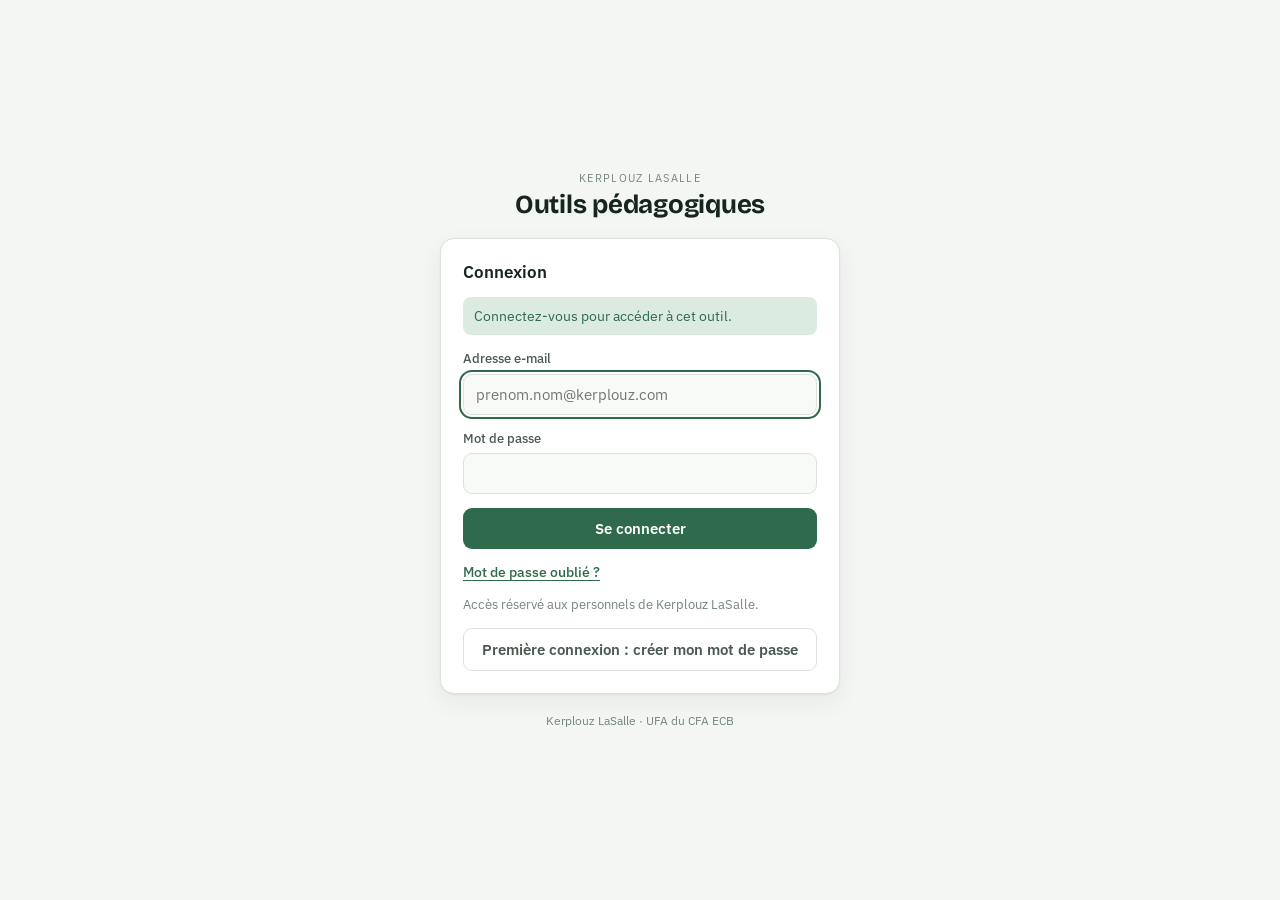
<file: admin/index.html>
<!doctype html>
<html lang="fr"><head><meta charset="utf-8"><meta name="viewport" content="width=device-width,initial-scale=1">
<meta name="robots" content="noindex">
<title>Administration · Outils Kerplouz</title>
<link rel="preconnect" href="https://fonts.googleapis.com">
<link rel="preconnect" href="https://fonts.gstatic.com" crossorigin>
<link rel="stylesheet" href="https://fonts.googleapis.com/css2?family=Bricolage+Grotesque:opsz,wght@12..96,700&family=IBM+Plex+Sans:wght@400;500;600&family=IBM+Plex+Mono:wght@500&display=swap">
<style>
:root{--bg:#F4F6F3;--surface:#FFFFFF;--line:#DCE2D9;--ink:#18241E;--ink-2:#4A5A51;--ink-3:#76857C;--accent:#2E6A4B;--accent-soft:#DCEBDF;--danger:#A8412F;--danger-soft:#F6DED8;--warn:#7A5410;--warn-soft:#FFF6E5;
  --display:"Bricolage Grotesque",ui-sans-serif,system-ui,sans-serif;--body:"IBM Plex Sans",ui-sans-serif,system-ui,-apple-system,"Segoe UI",sans-serif;--mono:"IBM Plex Mono",ui-monospace,monospace}
*{box-sizing:border-box}[hidden]{display:none!important}
body{margin:0;background:var(--bg);color:var(--ink);font:14.5px/1.5 var(--body);padding-inline:16px}
main{max-width:1180px;margin:0 auto;padding-block:26px 60px;display:flex;flex-direction:column;gap:20px}
a{color:var(--accent)}
.top{display:flex;justify-content:space-between;align-items:center;gap:12px;flex-wrap:wrap;font-size:13.5px}
.top a{text-decoration:none;font-weight:500}
h1{font:700 30px/1.15 var(--display);margin:4px 0 0;letter-spacing:-.01em}
.eyebrow{font-size:11px;letter-spacing:.12em;text-transform:uppercase;color:var(--ink-3)}
.tabs{display:flex;gap:6px;flex-wrap:wrap;border-bottom:1px solid var(--line);padding-bottom:10px;align-items:center}
.tabs .sp{flex:1}
.tab{font:500 13.5px var(--body);background:var(--surface);color:var(--ink-2);border:1px solid var(--line);border-radius:999px;padding:7px 14px;cursor:pointer}
.tab[aria-selected="true"]{background:var(--ink);border-color:var(--ink);color:#fff}
.tab .n{font-size:11.5px;opacity:.7;margin-left:4px}
.card{background:var(--surface);border:1px solid var(--line);border-radius:12px;overflow:hidden}
.bar{display:flex;gap:10px;flex-wrap:wrap;align-items:center;padding:12px 14px;border-bottom:1px solid var(--line)}
.bar .sp{flex:1}
input,select{font:14px var(--body);color:var(--ink);background:#F8FAF7;border:1px solid var(--line);border-radius:8px;padding:7px 10px}
input[type=checkbox]{width:16px;height:16px;accent-color:var(--accent);padding:0}
input:focus-visible,select:focus-visible,button:focus-visible,a:focus-visible{outline:2px solid var(--accent);outline-offset:2px}
button{font:600 13.5px var(--body);border:0;border-radius:8px;padding:8px 13px;background:var(--accent);color:#fff;cursor:pointer}
button.ghost{background:none;color:var(--ink-2);border:1px solid var(--line);font-weight:500}
button.danger{background:none;color:var(--danger);border:1px solid var(--danger-soft);font-weight:500}
button.danger.sure{background:var(--danger);color:#fff}
button.small{padding:4px 9px;font-size:12.5px}
button.link{background:none;color:var(--accent);padding:0;font-weight:500;font-size:12.5px;text-decoration:underline;text-underline-offset:2px}
button:disabled{opacity:.55;cursor:default}
.scroll{overflow-x:auto}
table{border-collapse:collapse;width:100%}
th,td{text-align:left;padding:10px 14px;border-bottom:1px solid var(--line);vertical-align:top}
tr:last-child td{border-bottom:0}
th{font-size:11.5px;font-weight:500;letter-spacing:.06em;text-transform:uppercase;color:var(--ink-3);background:#F8FAF7;white-space:nowrap}
td .sub{display:block;font-size:12px;color:var(--ink-3)}
tr.off td{background:#FAFAF8;color:var(--ink-3)}
.chips{display:flex;flex-wrap:wrap;gap:5px;align-items:center}
.chip{font-size:12px;font-weight:500;border-radius:99px;padding:2px 9px;border:1px solid var(--line);background:#fff;white-space:nowrap}
.chip.capa{border-color:#6E9A3A;color:#4F7424}.chip.bpa{border-color:#3F8A70;color:#2E6A55}.chip.bp{border-color:#2E6A4B;color:#2E6A4B}
.chip.btsa{border-color:#D1683F;color:#A84D29}.chip.cs{border-color:#8A6A3B;color:#6D522A}.chip.autre{border-color:#76857C;color:#4A5A51}
.chip.ref{font-weight:700}
.chip.role{background:#F1F3EF;border-color:#F1F3EF;color:var(--ink-2)}
.chip.adm{background:var(--ink);border-color:var(--ink);color:#fff}
.none{font-size:12.5px;color:var(--ink-3)}
.code{font:500 14px var(--mono);letter-spacing:.14em;background:var(--warn-soft);color:var(--warn);border-radius:6px;padding:1px 7px}
.badge{font-size:11.5px;font-weight:600;border-radius:99px;padding:2px 8px;white-space:nowrap}
.b-on{background:var(--accent-soft);color:var(--accent)}.b-wait{background:var(--warn-soft);color:var(--warn)}
.panel{margin-top:8px;border:1px solid var(--line);border-radius:10px;padding:10px 12px;background:#FBFCFA}
.grid{display:grid;grid-template-columns:repeat(auto-fill,minmax(190px,1fr));gap:6px 14px}
.panel h4{grid-column:1/-1;margin:6px 0 0;font-size:11px;letter-spacing:.08em;text-transform:uppercase;color:var(--ink-3)}
.panel h4:first-child{margin-top:0}
.panel label{display:flex;gap:7px;align-items:center;font-size:13px;cursor:pointer}
.cl{display:flex;justify-content:space-between;gap:8px;align-items:center;font-size:13px}
.cl select{padding:3px 6px;font-size:12.5px}
.cl.on span{font-weight:600}
.ids{display:flex;gap:8px;flex-wrap:wrap;margin-bottom:10px}
.ids input{width:160px}
.switch{display:inline-flex;gap:7px;align-items:center;font-size:13px;cursor:pointer}
.msg{font-size:13.5px;border-radius:8px;padding:9px 12px}
.msg.err{background:var(--danger-soft);color:var(--danger)}
.help{font-size:13px;color:var(--ink-2);margin:0;padding:12px 14px;border-bottom:1px solid var(--line);background:#FBFCFA}
.roles{display:flex;gap:6px 14px;flex-wrap:wrap}
.actions{display:flex;flex-direction:column;gap:6px;align-items:flex-start}
.toast{position:fixed;left:50%;bottom:18px;transform:translateX(-50%);background:var(--ink);color:#fff;border-radius:10px;padding:10px 16px;font-size:13.5px;box-shadow:0 8px 24px rgba(0,0,0,.2);max-width:90vw}
.toast.err{background:var(--danger)}
/* ---- Fiches de connexion ---- */
dialog{border:1px solid var(--line);border-radius:14px;padding:0;max-width:520px;width:calc(100% - 32px);box-shadow:0 20px 60px rgba(0,0,0,.25);color:var(--ink)}
dialog::backdrop{background:rgba(24,36,30,.45)}
dialog form{padding:20px 22px;display:flex;flex-direction:column;gap:14px}
dialog h2{font:700 20px var(--display);margin:0}
dialog fieldset{border:0;padding:0;margin:0;display:flex;flex-direction:column;gap:7px}
dialog legend{font-size:12px;font-weight:600;letter-spacing:.06em;text-transform:uppercase;color:var(--ink-3);margin-bottom:4px}
dialog label{display:flex;gap:8px;align-items:center;font-size:14px}
dialog .foot{display:flex;justify-content:space-between;align-items:center;gap:10px}
dialog .count{font-size:13px;color:var(--ink-2)}
#print{display:none}
.fiche{box-sizing:border-box;width:210mm;height:297mm;padding:18mm 20mm 16mm;display:flex;flex-direction:column;gap:7mm;font:11pt/1.45 var(--body);color:#18241E;background:#fff;page-break-after:always;break-after:page;position:relative;overflow:hidden}
.fiche:last-child{page-break-after:auto;break-after:auto}
.f-head{display:flex;justify-content:space-between;align-items:flex-end;border-bottom:2.5pt solid #2E6A4B;padding-bottom:4mm}
.f-head .org{font-size:8.5pt;letter-spacing:.14em;text-transform:uppercase;color:#4A5A51}
.f-head h1{font:700 22pt/1.1 var(--display);margin:1.5mm 0 0;color:#18241E}
.f-head .perso{font-size:8.5pt;color:#76857C;text-align:right}
.f-hello{font-size:12pt;margin:0}
.f-hello b{font-weight:600}
.f-card{border:1pt solid #CFD9CB;border-radius:4mm;background:#F4F8F2;padding:6mm 7mm;display:grid;grid-template-columns:auto 1fr;gap:3.5mm 8mm;align-items:baseline}
.f-card dt{font-size:8.5pt;letter-spacing:.1em;text-transform:uppercase;color:#4A5A51}
.f-card dd{margin:0;font-size:13pt;font-weight:600;word-break:break-all}
.f-card dd.site{color:#2E6A4B}
.f-card dd.code{font:600 26pt/1 var(--mono);letter-spacing:.28em;color:#18241E;background:#fff;border:1.2pt dashed #2E6A4B;border-radius:2.5mm;padding:2.5mm 4mm;justify-self:start}
.f-steps{list-style:none;counter-reset:s;margin:0;padding:0;display:flex;flex-direction:column;gap:3.2mm}
.f-steps li{counter-increment:s;display:grid;grid-template-columns:8mm 1fr;gap:3mm;align-items:start}
.f-steps li::before{content:counter(s);width:7mm;height:7mm;border-radius:50%;background:#2E6A4B;color:#fff;font-weight:600;font-size:10pt;display:grid;place-items:center}
.f-steps .k{font-weight:600}
.fiche:not(.demi) .court{display:none}
.f-rules{display:flex;flex-wrap:wrap;gap:1.5mm 2mm;margin-top:1.5mm}
.f-rules span{font-size:9pt;border:.8pt solid #CFD9CB;border-radius:10mm;padding:.6mm 2.5mm;color:#4A5A51}
.f-h2{font:700 12pt var(--display);margin:0 0 2.5mm;color:#18241E}
.f-classes{display:flex;flex-wrap:wrap;gap:1.8mm}
.f-classes span{font-size:9.5pt;border:.8pt solid #CFD9CB;border-radius:10mm;padding:.8mm 3mm}
.f-classes span.ref{border-color:#2E6A4B;color:#2E6A4B;font-weight:600}
.f-note{font-size:9.5pt;color:#4A5A51;margin:0}
.f-foot{margin-top:auto;border-top:.8pt solid #CFD9CB;padding-top:3.5mm;display:flex;justify-content:space-between;gap:6mm;font-size:8.5pt;color:#76857C}
.f-foot b{color:#A8412F;font-weight:600}
/* planche : deux fiches courtes par page A4, à découper */
.fiche.demi{height:148.5mm;padding:10mm 16mm 8mm;gap:4.5mm;page-break-after:auto;break-after:auto;border-bottom:.8pt dashed #9AA79F}
.fiche.demi:nth-child(2n){page-break-after:always;break-after:page;border-bottom:0}
.fiche.demi .f-head h1{font-size:16pt}.fiche.demi .f-card{padding:4mm 6mm;gap:2.5mm 7mm}
.fiche.demi .f-card dd.code{font-size:20pt}.fiche.demi .f-steps{gap:1.8mm}.fiche.demi .f-steps li{font-size:10pt}
.fiche.demi .f-rules,.fiche.demi .f-classes-bloc,.fiche.demi .long,.fiche.demi .f-note,.fiche.demi .f-h2{display:none}
.fiche.demi .f-head{padding-bottom:2.5mm}.fiche.demi .f-card dd{font-size:11.5pt}.fiche.demi .f-steps li{grid-template-columns:6mm 1fr;gap:2.5mm;font-size:9.5pt}
.fiche.demi .f-steps li::before{width:5.5mm;height:5.5mm;font-size:8.5pt}.fiche.demi .f-foot{padding-top:2.5mm;font-size:8pt}
@page{size:A4;margin:0}
@media print{
  body{background:#fff;padding:0}main,.toast,dialog{display:none!important}
  #print{display:block}
  *{-webkit-print-color-adjust:exact;print-color-adjust:exact}
}
@media (max-width:640px){th,td{padding:9px 10px}h1{font-size:25px}}
</style></head><body>
<main>
  <div class="top"><a href="/#admin">← Accueil</a><span id="me"></span></div>
  <div><span class="eyebrow">Kerplouz LaSalle · Réservé à l'administrateur</span><h1>Administration</h1></div>
  <div class="msg err" id="err" hidden></div>

  <div class="tabs" role="tablist">
    <button class="tab" role="tab" data-tab="perso" aria-selected="true">Personnel<span class="n" id="nPerso"></span></button>
    <button class="tab" role="tab" data-tab="classes" aria-selected="false">Classes<span class="n" id="nClasses"></span></button>
    <button class="tab" role="tab" data-tab="outils" aria-selected="false">Droits des outils</button>
    <button class="tab" role="tab" data-tab="apprenants" aria-selected="false">Apprenants<span class="n" id="nApp"></span></button>
    <button class="tab" role="tab" data-tab="rgpd" aria-selected="false">RGPD</button>
    <button class="tab" role="tab" data-tab="qualiopi" aria-selected="false">Qualiopi</button>
    <span class="sp"></span>
    <button type="button" class="ghost" id="btnPrint">Fiches de connexion</button>
  </div>

  <!-- Personnel -->
  <section id="p-perso">
    <div class="card">
      <p class="help">Seules les personnes de cette liste peuvent se connecter. <b>Première connexion</b> : adresse + <b>code d'activation</b> (à leur remettre) + mot de passe choisi. Le code ne sert qu'une fois ; « Réinitialiser l'accès » en donne un nouveau (mot de passe oublié). Pour le transmettre : « Mail » prépare le message dans votre messagerie (vous le relisez et l'envoyez vous-même), « Fiche » en fait un PDF. Un formateur voit les outils des formations de ses classes ; un coordinateur de filière voit aussi sa filière ; direction, vie scolaire, secrétariat et responsable pédagogique voient toutes les formations. ★ = référent·e de la classe.</p>
      <div class="bar">
        <input type="search" id="q" placeholder="Rechercher un nom, une adresse, une classe" aria-label="Rechercher" style="min-width:250px">
        <select id="fRole" aria-label="Filtrer"><option value="">Tout le personnel</option></select>
        <select id="fClasse" aria-label="Filtrer par classe"><option value="">Toutes les classes</option></select>
      </div>
      <div class="bar">
        <input id="aPrenom" placeholder="Prénom" aria-label="Prénom" style="width:130px">
        <input id="aNom" placeholder="NOM" aria-label="Nom" style="width:150px">
        <input id="aMail" placeholder="prenom.nom@kerplouz.com" aria-label="Adresse" style="width:250px">
        <select id="aRole" aria-label="Rôle"></select>
        <button type="button" id="btnAdd">Ajouter</button>
      </div>
      <div class="scroll"><table>
        <thead><tr><th>Personne</th><th>Rôles</th><th>Classes</th><th>Actif</th><th></th></tr></thead>
        <tbody id="tPerso"></tbody>
      </table></div>
    </div>
  </section>

  <!-- Classes -->
  <section id="p-classes" hidden>
    <div class="card">
      <p class="help">Les classes reprennent les groupes Yparéo. Le <b>niveau</b> décide des outils affichés. Une classe désactivée n'ouvre plus aucun droit, sans perdre son équipe. L'équipe de chaque classe se modifie depuis l'onglet Personnel.</p>
      <div class="bar">
        <input id="cCode" placeholder="Code (ex. BTSAAP1)" aria-label="Code" style="width:150px">
        <input id="cLib" placeholder="Libellé (ex. BTSA AP 1)" aria-label="Libellé" style="width:190px">
        <select id="cNiv" aria-label="Niveau"></select>
        <button type="button" id="btnClasse">Ajouter la classe</button>
      </div>
      <div class="scroll"><table>
        <thead><tr><th>Code</th><th>Libellé</th><th>Niveau</th><th>Référent·e</th><th>Équipe</th><th>Active</th><th></th></tr></thead>
        <tbody id="tClasses"></tbody>
      </table></div>
    </div>
  </section>

  <!-- Outils -->
  <section id="p-outils" hidden>
    <div class="card">
      <p class="help">Pour chaque outil publié : les rôles qui y ont accès. Un outil propre à une formation reste en plus limité aux personnes qui voient cette formation. L'administrateur a toujours accès à tout ; ne rien cocher réserve l'outil à l'administrateur.</p>
      <div class="scroll"><table>
        <thead><tr><th>Outil</th><th>Formation</th><th>Rôles autorisés</th><th>Qui y a accès</th></tr></thead>
        <tbody id="tOutils"></tbody>
      </table></div>
    </div>
  </section>
  <!-- Apprenants -->
  <section id="p-apprenants" hidden>
    <div class="card">
      <p class="help">Tous les apprenants de la plateforme, par formation. Ceux du CAPa (outil UC) et du BTSA (grilles CCF) se gèrent dans leurs outils ; ceux des autres formations (BPA, BP, CS, BPREA, CQP) s'ajoutent ici. La <b>classe suit la cohorte</b> : un apprenant entré en 2026 en BP AP est en BPAP1 en 2026-2027 puis en BPAP2 à partir du 1er septembre 2027. <b>Pendant le développement, n'ajoutez que des apprenants fictifs</b> : les vraies données nominatives attendent l'accord de la direction et du DPO.</p>
      <div class="bar">
        <select id="apFil" aria-label="Filtrer par formation"><option value="">Toutes les formations</option></select>
        <input type="search" id="apQ" placeholder="Rechercher un nom" aria-label="Rechercher un apprenant">
      </div>
      <div class="bar">
        <select id="apPre" aria-label="Formation d'entrée"></select>
        <input id="apGrp" placeholder="Groupe (A, B…)" aria-label="Groupe" style="width:120px">
        <input id="apCoh" placeholder="Cohorte 2026-2028" aria-label="Cohorte" style="width:150px">
        <input id="apNom" placeholder="NOM" aria-label="Nom" style="width:140px">
        <input id="apPrenom" placeholder="Prénom" aria-label="Prénom" style="width:120px">
        <input id="apEnt" placeholder="Entreprise" aria-label="Entreprise" style="width:170px">
        <input id="apTut" placeholder="Tuteur" aria-label="Tuteur" style="width:140px">
        <label class="switch"><input type="checkbox" id="apFictif" checked> fictif</label>
        <button type="button" id="btnApp">Ajouter</button>
      </div>
      <div class="scroll"><table>
        <thead><tr><th>Apprenant·e</th><th>Classe cette année</th><th>Cohorte</th><th>Entreprise · tuteur</th><th>Gérée dans</th><th></th></tr></thead>
        <tbody id="tApp"></tbody>
      </table></div>
    </div>
  </section>

  <!-- Références Qualiopi -->
  <section id="p-qualiopi" hidden>
    <div class="card">
      <p class="help">Référence imprimée en tête de chaque <b>courrier</b> exporté (convocations, courriers de résultats, lettres d'alerte), sous le bloc de l'établissement, comme sur les modèles de l'UFA : <i>code : date : rédacteur</i>. Les documents d'examen (grilles, documents 4 et 5, résultat final, relevés) ne sont pas codés. Enregistrement automatique.</p>
      <div class="scroll"><table>
        <thead><tr><th>Courrier</th><th>Code</th><th>Date de la version</th><th>Rédacteur</th></tr></thead>
        <tbody id="tQualiopi"></tbody>
      </table></div>
    </div>
  </section>

  <!-- RGPD -->
  <section id="p-rgpd" hidden>
    <div class="card">
      <p class="help"><b>Durée de conservation : 5 ans après la fin de la formation.</b> La fin de formation est fixée au 31 août de la dernière année de la cohorte (cohorte 2026-2028 → 31/08/2028 → suppression à partir du 31/08/2033). La suppression efface l'apprenant et tout ce qui s'y rattache : appréciations et résultats UC, grilles CCF, historiques des saisies, notes de suivi. Elle est définitive. Le journal ne garde que la date, la cohorte et le nombre d'apprenants supprimés, sans aucun nom.</p>
      <div class="bar"><span id="rgpdAuto"></span><span class="sp"></span><button type="button" class="danger" id="btnPurge" disabled>Supprimer maintenant les apprenants échus</button></div>
      <div class="scroll"><table>
        <thead><tr><th>Données</th><th>Cohorte</th><th>Apprenants</th><th>Fin de formation</th><th>Suppression prévue</th><th>État</th></tr></thead>
        <tbody id="tRgpd"></tbody>
      </table></div>
      <div class="bar" style="border-top:1px solid var(--line);border-bottom:0"><b style="font-size:13.5px">Journal des suppressions</b></div>
      <div class="scroll"><table><thead><tr><th>Date</th><th>Par</th><th>Données</th><th>Cohorte</th><th>Apprenants supprimés</th></tr></thead><tbody id="tJournal"></tbody></table></div>
    </div>
  </section>
</main>
<div id="print"></div>
<dialog id="dlgFiches">
  <form method="dialog" id="fFiches">
    <h2>Fiches de connexion</h2>
    <p style="margin:0;font-size:13.5px;color:var(--ink-2)">Une fiche personnelle et nominative : l'adresse du site, l'identifiant, le code d'activation et la marche à suivre. Dans la fenêtre d'impression, choisissez « Enregistrer au format PDF » pour l'envoyer par Teams ou par mail, ou imprimez-la pour la remettre en main propre.</p>
    <fieldset><legend>Pour qui</legend>
      <label><input type="radio" name="qui" value="tous" checked> Tout le personnel sans compte</label>
      <label><input type="radio" name="qui" value="classe"> L'équipe d'une classe <select id="dlgClasse" style="margin-left:auto"></select></label>
      <label><input type="radio" name="qui" value="filtre"> Les personnes affichées dans la liste</label>
    </fieldset>
    <fieldset><legend>Mise en page</legend>
      <label><input type="radio" name="mep" value="page" checked> Une page A4 par personne (à envoyer)</label>
      <label><input type="radio" name="mep" value="demi"> Deux fiches par page, à découper (à distribuer)</label>
    </fieldset>
    <div class="foot"><span class="count" id="dlgCount"></span><span style="display:flex;gap:8px"><button type="button" class="ghost" id="dlgCancel">Annuler</button><button type="submit" id="dlgGo">Créer les fiches</button></span></div>
  </form>
</dialog>
<div class="toast" id="toast" hidden></div>

<script>
const SB="https://olqclfsywasktwirswpb.supabase.co", KEY="sb_publishable_Qry6l1DGbG9IkLtGT7CF4w_OyP4rI8x", SKEY="kep.session";
const $=s=>document.querySelector(s);
const esc=t=>String(t==null?"":t).replace(/[<>&"]/g,c=>({"<":"&lt;",">":"&gt;","&":"&amp;",'"':"&quot;"}[c]));
const NIVEAUX={capa:"CAPa JP",bpa:"BPA OSP",bp:"BP AP",btsa:"BTSA AP",cs:"CS Arboriste",bprea:"BPREA",autre:"Autre",tous:"Toutes formations"};
const ROLES={formateur:"Formateur",responsable_peda:"Responsable pédagogique",secretariat:"Secrétariat",direction:"Direction",vie_sco:"Vie scolaire"};
const ROLES_OUTIL=Object.assign({referent:"Référent de classe",coordinateur_filiere:"Coordinateur de filière"},ROLES);
const FILIERES=["capa","bpa","bp","btsa","cs","bprea"];
const TOUS_NIVEAUX=["responsable_peda","secretariat","direction","vie_sco"];

/* ---------- session ---------- */
let session=null,moi="";
const ls={get(){try{return JSON.parse(localStorage.getItem(SKEY)||"null");}catch(e){return null;}},set(v){try{v?localStorage.setItem(SKEY,JSON.stringify(v)):localStorage.removeItem(SKEY);}catch(e){}}};
function cookie(){document.cookie=session?`kep_at=${session.access_token}; Path=/; Max-Age=${Math.max(60,session.expires_at-Math.floor(Date.now()/1000))}; Secure; SameSite=Lax`:"kep_at=; Path=/; Max-Age=0; Secure; SameSite=Lax";}
async function raw(path,{method="GET",body,prefer,auth=true}={}){
  const h={apikey:KEY,"Content-Type":"application/json"};if(auth&&session)h.Authorization="Bearer "+session.access_token;if(prefer)h.Prefer=prefer;
  const r=await fetch(SB+path,{method,headers:h,body:body?JSON.stringify(body):undefined});const t=await r.text();let d=null;try{d=t?JSON.parse(t):null;}catch(e){}
  if(!r.ok){const e=new Error((d&&(d.message||d.msg||d.error_description||d.error))||("Erreur "+r.status));e.status=r.status;throw e;}return d;}
async function frais(){if(!session)return false;if(session.expires_at-60>Date.now()/1000)return true;
  try{const t=await raw("/auth/v1/token?grant_type=refresh_token",{method:"POST",body:{refresh_token:session.refresh_token},auth:false});
    session=Object.assign(session,{access_token:t.access_token,refresh_token:t.refresh_token,expires_at:t.expires_at?+t.expires_at:Math.floor(Date.now()/1000)+(+t.expires_in||3600)});ls.set(session);cookie();return true;}
  catch(e){session=null;ls.set(null);cookie();return false;}}
async function api(path,opts){if(!(await frais())){location.replace("/?next=/admin/");throw new Error("session expirée");}return raw(path,opts);}
const enc=encodeURIComponent;

/* ---------- données ---------- */
let perso=[],affect=[],classes=[],outils=[],ouvert=null; // ouvert = {email, quoi:"roles"|"classes"}
async function charger(){
  [perso,affect,classes,outils]=await Promise.all([
    api("/rest/v1/rpc/admin_personnel",{method:"POST",body:{}}),
    api("/rest/v1/affectations?select=email,classe,fonction"),
    api("/rest/v1/classes?select=*&order=ordre,code"),
    api("/rest/v1/outils?select=*&order=ordre,code")]);
  perso.sort((a,b)=>(a.nom+" "+a.prenom).localeCompare(b.nom+" "+b.prenom,"fr"));
}
function toast(t,err,ms){const el=$("#toast");el.textContent=t;el.className="toast"+(err?" err":"");el.hidden=false;clearTimeout(toast.t);toast.t=setTimeout(()=>el.hidden=true,ms||(err?5000:2400));}
function frErr(e){const m=e.message||"";
  if(/au moins un administrateur/i.test(m))return "Impossible : il doit rester au moins un administrateur actif.";
  if(/propre/i.test(m))return m+".";
  if(/déjà un compte/i.test(m))return "Cette personne a déjà un compte : son adresse ne peut plus être modifiée.";
  if(/un_referent_par_classe/i.test(m))return "Cette classe a déjà un·e référent·e.";
  if(/duplicate key|personnel_pkey/i.test(m))return "Cette adresse ou ce code existe déjà.";
  if(/personnel_email_check/i.test(m))return "L'adresse doit être en minuscules et finir par @kerplouz.com.";
  if(/row-level security|Réservé/i.test(m))return "Action refusée : réservée à l'administrateur.";
  return m;}
async function action(fn,ok){try{const r=await fn();await charger();rendre();if(ok)toast(typeof ok==="function"?ok(r):ok,false,typeof ok==="function"?9000:0);}catch(e){toast(frErr(e),true);}}
const sansAccent=s=>s.normalize("NFD").replace(/[̀-ͯ]/g,"");
const mailDe=(prenom,nom)=>sansAccent(prenom).toLowerCase().trim().replace(/\s+/g,"-").replace(/[^a-z-]/g,"")+"."+sansAccent(nom).toLowerCase().replace(/[^a-z]/g,"")+"@kerplouz.com";

/* ---------- rendu ---------- */
const affDe=email=>affect.filter(a=>a.email===email).map(a=>Object.assign({},classes.find(c=>c.code===a.classe),{fonction:a.fonction})).filter(c=>c.code).sort((a,b)=>a.ordre-b.ordre);
const effRoles=p=>{const r=new Set(p.roles);const a=affDe(p.email);if(a.length)r.add("formateur");if(a.some(c=>c.fonction==="referent"))r.add("referent");if((p.filieres||[]).length)r.add("coordinateur_filiere");return r;};
function chipsClasses(email){const cl=affDe(email);return cl.length?cl.map(c=>`<span class="chip ${esc(c.niveau)} ${c.fonction==="referent"?"ref":""}" title="${esc(NIVEAUX[c.niveau])}${c.fonction==="referent"?" · référent·e":""}${c.actif?"":" · classe désactivée"}" style="${c.actif?"":"opacity:.5"}">${c.fonction==="referent"?"★ ":""}${esc(c.libelle)}</span>`).join(""):'<span class="none">Aucune classe</span>';}
function panneauRoles(p){const self=p.email===moi;
  return `<div class="panel" data-panel="roles">
    <div class="ids"><input data-f="prenom" value="${esc(p.prenom)}" aria-label="Prénom"><input data-f="nom" value="${esc(p.nom)}" aria-label="Nom">
      <input data-f="email" value="${esc(p.email)}" aria-label="Adresse" style="width:250px" ${p.compte?"disabled title='Adresse figée : le compte existe'":""}>
      <button type="button" class="small" data-act="ids">Enregistrer</button></div>
    <div class="grid">${Object.keys(ROLES).map(r=>`<label><input type="checkbox" data-role="${r}" ${p.roles.includes(r)?"checked":""}>${ROLES[r]}</label>`).join("")}
      <label title="Accès à cette page et à tous les outils"><input type="checkbox" data-role="__admin" ${p.admin?"checked":""} ${self?"disabled":""}><b>Administrateur</b></label>
      <h4>Coordination de filière</h4>${FILIERES.map(f=>`<label><input type="checkbox" data-filiere="${f}" ${(p.filieres||[]).includes(f)?"checked":""}>${NIVEAUX[f]}</label>`).join("")}</div></div>`;}
function panneauClasses(p){const mine=Object.fromEntries(affect.filter(a=>a.email===p.email).map(a=>[a.classe,a.fonction]));
  return `<div class="panel grid" data-panel="classes">`+Object.keys(NIVEAUX).filter(n=>classes.some(c=>c.niveau===n)).map(n=>
    `<h4>${esc(NIVEAUX[n])}</h4>`+classes.filter(c=>c.niveau===n).map(c=>{const f=mine[c.code]||"";const ref=affect.find(a=>a.classe===c.code&&a.fonction==="referent");
      return `<div class="cl ${f?"on":""}"><span>${esc(c.libelle)}</span><select data-classe="${esc(c.code)}" aria-label="${esc(c.libelle)}">
        <option value="" ${!f?"selected":""}>—</option><option value="formateur" ${f==="formateur"?"selected":""}>Formateur</option>
        <option value="referent" ${f==="referent"?"selected":""} ${ref&&ref.email!==p.email?`title="Remplacera ${esc(ref.email)}"`:""}>Référent·e${ref&&ref.email!==p.email?" (remplace)":""}</option></select></div>`;}).join("")).join("")+`</div>`;}
function ligne(p){const self=p.email===moi,o=ouvert&&ouvert.email===p.email?ouvert.quoi:null;
  const etat=p.compte?(p.derniere_connexion?"dernière connexion le "+new Date(p.derniere_connexion).toLocaleDateString("fr-FR"):"compte créé, jamais connecté")
    :(p.code?`pas encore de compte · code <span class="code">${esc(p.code)}</span>`:"pas encore de compte");
  const rl=p.roles.map(r=>`<span class="chip role">${esc(ROLES[r]||r)}</span>`).join("")+(p.filieres||[]).map(f=>`<span class="chip ${f}" title="Coordinateur·rice de filière">Coord. ${esc(NIVEAUX[f]||f)}</span>`).join("")+(p.admin?'<span class="chip adm">Administrateur</span>':"");
  return `<tr class="${p.actif?"":"off"}" data-email="${esc(p.email)}">
    <td><b>${esc(p.nom)} ${esc(p.prenom)}</b>${self?' <span class="badge b-on">vous</span>':""}<span class="sub">${esc(p.email)}</span><span class="sub">${etat}</span></td>
    <td><div class="chips">${rl||'<span class="none">Aucun rôle</span>'} <button type="button" class="ghost small" data-act="roles">${o==="roles"?"Fermer":"Modifier"}</button></div>${o==="roles"?panneauRoles(p):""}</td>
    <td><div class="chips">${chipsClasses(p.email)} <button type="button" class="ghost small" data-act="classes">${o==="classes"?"Fermer":"Modifier"}</button></div>${o==="classes"?panneauClasses(p):""}</td>
    <td><label class="switch"><input type="checkbox" data-act="actif" ${p.actif?"checked":""} ${self?"disabled":""} aria-label="Compte actif"></label></td>
    <td><div class="actions">${self?"":`${p.compte?'<button type="button" class="ghost small" data-act="reinit" title="Supprime le mot de passe et donne un nouveau code">Réinitialiser l\'accès</button>':'<button type="button" class="small" data-act="fiche" title="Fiche de connexion de cette personne (PDF)">Fiche</button>'+(p.code&&p.actif?'<button type="button" class="small" data-act="mail" title="Ouvre votre messagerie avec un mail prêt à envoyer à cette personne">Mail</button>':'')+'<button type="button" class="ghost small" data-act="code">Nouveau code</button>'}${p.actif?'<button type="button" class="ghost small" data-act="role" title="Agir sur tout le site comme cette personne (tracé)">Prendre son rôle</button>':''}
      <button type="button" class="danger small" data-act="del">Supprimer</button>`}</div></td></tr>`;}
function rendre(){
  const q=sansAccent($("#q").value.trim().toLowerCase()),fr=$("#fRole").value,fc=$("#fClasse").value;
  const lignes=perso.filter(p=>{const er=effRoles(p);
    if(fr==="__compte"&&p.compte)return false;if(fr==="__admin"&&!p.admin)return false;if(fr&&!fr.startsWith("__")&&!er.has(fr))return false;
    if(fc&&!affect.some(a=>a.email===p.email&&a.classe===fc))return false;
    if(!q)return true;return sansAccent((p.nom+" "+p.prenom+" "+p.email).toLowerCase()).includes(q)||affDe(p.email).some(c=>sansAccent((c.code+" "+c.libelle).toLowerCase()).includes(q));});
  $("#tPerso").innerHTML=lignes.map(ligne).join("")||'<tr><td colspan="5" class="none">Aucun résultat.</td></tr>';
  const sans=perso.filter(p=>!p.compte).length;
  $("#nPerso").textContent=perso.length+(sans?` · ${sans} sans compte`:"");
  $("#nClasses").textContent=classes.length;
  $("#tClasses").innerHTML=classes.map(c=>{const eq=affect.filter(a=>a.classe===c.code),ref=eq.find(a=>a.fonction==="referent"),rp=ref&&perso.find(p=>p.email===ref.email);
    return `<tr class="${c.actif?"":"off"}" data-code="${esc(c.code)}">
    <td><code>${esc(c.code)}</code></td>
    <td><input data-act="lib" value="${esc(c.libelle)}" aria-label="Libellé de ${esc(c.code)}" style="width:160px"></td>
    <td><select data-act="niv" aria-label="Niveau de ${esc(c.code)}">${Object.keys(NIVEAUX).filter(k=>k!=="tous").map(k=>`<option value="${k}" ${c.niveau===k?"selected":""}>${NIVEAUX[k]}</option>`).join("")}</select></td>
    <td>${rp?esc(rp.prenom+" "+rp.nom):'<span class="none">—</span>'}</td>
    <td><button type="button" class="link" data-act="equipe">${eq.length} personne${eq.length>1?"s":""}</button></td>
    <td><label class="switch"><input type="checkbox" data-act="cactif" ${c.actif?"checked":""} aria-label="Classe active"></label></td>
    <td><button type="button" class="danger small" data-act="cdel" title="${eq.length?"Retire aussi les "+eq.length+" rattachement(s)":""}">Supprimer</button></td></tr>`;}).join("");
  $("#tOutils").innerHTML=outils.map(o=>{const tous=!o.roles.length;
    const qui=perso.filter(p=>{if(!p.actif)return false;if(p.admin)return true;const er=effRoles(p);
      const niv=[...er].some(r=>TOUS_NIVEAUX.includes(r))?null:new Set(affDe(p.email).filter(c=>c.actif).map(c=>c.niveau));
      return (tous||[...er].some(r=>o.roles.includes(r)))&&(o.niveau==="tous"||!niv||niv.has(o.niveau));});
    return `<tr data-outil="${esc(o.code)}"><td><b>${esc(o.titre)}</b><span class="sub">${esc(o.code)}</span></td><td>${esc(NIVEAUX[o.niveau]||o.niveau)}</td>
    <td><div class="roles">${Object.keys(ROLES_OUTIL).map(r=>`<label class="switch"><input type="checkbox" data-role="${r}" ${tous||o.roles.includes(r)?"checked":""}>${ROLES_OUTIL[r]}</label>`).join("")}</div>
      <span class="sub">${tous?"tous les rôles":o.roles.every(r=>r==="coordinateur")?"réservé à l'administrateur":""}</span></td>
    <td>${qui.length} personne${qui.length>1?"s":""}<span class="sub">${esc(qui.slice(0,6).map(p=>p.prenom+" "+p.nom).join(", "))}${qui.length>6?"…":""}</span></td></tr>`;}).join("");
}

/* ---------- Références Qualiopi des courriers ---------- */
async function chargerQualiopi(){const tb=$("#tQualiopi");tb.innerHTML='<tr><td colspan="4">Chargement…</td></tr>';
  try{const R=await api("/rest/v1/qualiopi_refs?select=*&order=ordre")||[];
    tb.innerHTML=R.map(r=>`<tr data-q="${esc(r.cle)}"><td>${esc(r.libelle)}</td><td><input data-f="code" value="${esc(r.code)}" style="width:170px" aria-label="Code ${esc(r.libelle)}"></td>
      <td><input type="date" data-f="date_ref" value="${esc(r.date_ref||"")}" aria-label="Date"></td><td><input data-f="redacteur" value="${esc(r.redacteur)}" style="width:150px" aria-label="Rédacteur"></td></tr>`).join("")||'<tr><td colspan="4">Aucune référence.</td></tr>';}
  catch(e){tb.innerHTML=`<tr><td colspan="4">${esc(e.message)}</td></tr>`;}}
document.addEventListener("change",async e=>{const tr=e.target.closest("tr[data-q]");if(!tr||!e.target.dataset.f)return;
  try{await api(`/rest/v1/qualiopi_refs?cle=eq.${encodeURIComponent(tr.dataset.q)}`,{method:"PATCH",body:{[e.target.dataset.f]:e.target.value||null,maj_le:new Date().toISOString()}});toast("Référence enregistrée");}
  catch(err){toast("Enregistrement impossible : "+err.message,true);}});

/* ---------- événements ---------- */
document.querySelectorAll(".tab").forEach(t=>t.onclick=()=>{document.querySelectorAll(".tab").forEach(x=>x.setAttribute("aria-selected",x===t));
  ["perso","classes","outils","apprenants","rgpd","qualiopi"].forEach(k=>$("#p-"+k).hidden=k!==t.dataset.tab);if(t.dataset.tab==="qualiopi")chargerQualiopi();if(location.hash.slice(1)!==t.dataset.tab)history.replaceState(null,"","#"+t.dataset.tab);if(t.dataset.tab==="apprenants")chargerApp();if(t.dataset.tab==="rgpd")chargerRgpd();});
$("#q").oninput=rendre;$("#fRole").onchange=rendre;$("#fClasse").onchange=rendre;
$("#fRole").innerHTML+=Object.entries(ROLES_OUTIL).map(([k,v])=>`<option value="${k}">${v}</option>`).join("")+'<option value="__admin">Administrateurs</option><option value="__compte">Sans compte (code à remettre)</option>';
$("#aRole").innerHTML=Object.entries(ROLES).map(([k,v])=>`<option value="${k}">${v}</option>`).join("");
$("#cNiv").innerHTML=Object.keys(NIVEAUX).filter(k=>k!=="tous").map(k=>`<option value="${k}">${NIVEAUX[k]}</option>`).join("");
let mailAuto=true;
const majMail=()=>{if(mailAuto&&$("#aPrenom").value.trim()&&$("#aNom").value.trim())$("#aMail").value=mailDe($("#aPrenom").value,$("#aNom").value);};
$("#aPrenom").oninput=majMail;$("#aNom").oninput=majMail;$("#aMail").oninput=()=>{mailAuto=false;};

$("#btnAdd").onclick=()=>{const prenom=$("#aPrenom").value.trim(),nom=$("#aNom").value.trim().toUpperCase(),email=$("#aMail").value.trim().toLowerCase();
  if(!prenom||!nom){toast("Indiquez le prénom et le nom.",true);return;}
  if(!/^[a-z0-9._-]+@kerplouz\.com$/.test(email)){toast("L'adresse doit finir par @kerplouz.com.",true);return;}
  action(async()=>{await api("/rest/v1/personnel",{method:"POST",prefer:"return=minimal",body:{email,nom,prenom,roles:[$("#aRole").value]}});
    ["#aPrenom","#aNom","#aMail"].forEach(s=>$(s).value="");mailAuto=true;ouvert={email,quoi:"classes"};},()=>"Personne ajoutée. Son code d'activation apparaît sous son nom.");};

$("#tPerso").addEventListener("click",e=>{const b=e.target.closest("button");if(!b)return;const email=b.closest("tr").dataset.email,act=b.dataset.act;
  if(act==="roles"||act==="classes"){ouvert=ouvert&&ouvert.email===email&&ouvert.quoi===act?null:{email,quoi:act};rendre();return;}
  if(act==="ids"){const pn=b.closest(".panel"),v=f=>pn.querySelector(`[data-f=${f}]`).value.trim();
    const body={prenom:v("prenom"),nom:v("nom").toUpperCase()};const nm=v("email").toLowerCase();if(nm!==email)body.email=nm;
    if(!body.prenom||!body.nom){toast("Le prénom et le nom sont obligatoires.",true);return;}
    action(async()=>{await api("/rest/v1/personnel?email=eq."+enc(email),{method:"PATCH",prefer:"return=minimal",body});if(body.email)ouvert={email:body.email,quoi:"roles"};},"Fiche enregistrée");return;}
  if(act==="fiche")return imprimerFiches([perso.find(x=>x.email===email)],"page");
  if(act==="mail")return ouvrirMail(perso.find(x=>x.email===email));
  if(act==="role"){b.disabled=true;window.KepComme.prendre(email).then(()=>{location.href="/";}).catch(e=>{b.disabled=false;toast("Impossible : "+e.message,true);});return;}
  if(act==="code")return action(async()=>{const c=await api("/rest/v1/rpc/nouveau_code",{method:"POST",body:{}});await api("/rest/v1/personnel?email=eq."+enc(email),{method:"PATCH",prefer:"return=minimal",body:{code:c}});return c;},c=>"Nouveau code : "+c);
  if(act==="reinit"||act==="del"){if(!b.classList.contains("sure")){const t=b.textContent;b.classList.add("sure");if(act==="reinit")b.classList.add("danger");b.textContent="Confirmer ?";
      setTimeout(()=>{if(b.isConnected){b.classList.remove("sure");if(act==="reinit")b.classList.remove("danger");b.textContent=t;}},4000);return;}
    if(act==="reinit")return action(()=>api("/rest/v1/rpc/admin_reinitialiser",{method:"POST",body:{mail:email}}),c=>"Accès réinitialisé. Nouveau code : "+c+" — boutons « Mail » ou « Fiche » pour l'envoyer.");
    return action(()=>api("/rest/v1/rpc/admin_supprimer",{method:"POST",body:{mail:email}}),"Personne supprimée");}});
$("#tPerso").addEventListener("change",e=>{const tr=e.target.closest("tr");if(!tr)return;const email=tr.dataset.email,p=perso.find(x=>x.email===email);
  if(e.target.dataset.act==="actif")return action(()=>api("/rest/v1/personnel?email=eq."+enc(email),{method:"PATCH",prefer:"return=minimal",body:{actif:e.target.checked}}),e.target.checked?"Compte réactivé":"Compte suspendu");
  if(e.target.dataset.role||e.target.dataset.filiere){const pn=e.target.closest(".panel");const roles=[...pn.querySelectorAll("[data-role]")].filter(x=>x.checked&&x.dataset.role!=="__admin").map(x=>x.dataset.role);
    const admin=pn.querySelector("[data-role=__admin]").checked,filieres=[...pn.querySelectorAll("[data-filiere]")].filter(x=>x.checked).map(x=>x.dataset.filiere);
    return action(()=>api("/rest/v1/personnel?email=eq."+enc(email),{method:"PATCH",prefer:"return=minimal",body:{roles,admin,filieres}}),"Rôles enregistrés");}
  if(e.target.dataset.classe){const code=e.target.dataset.classe,f=e.target.value;
    return action(async()=>{
      if(!f)return api(`/rest/v1/affectations?email=eq.${enc(email)}&classe=eq.${enc(code)}`,{method:"DELETE"});
      if(f==="referent")await api(`/rest/v1/affectations?classe=eq.${enc(code)}&fonction=eq.referent&email=neq.${enc(email)}`,{method:"PATCH",prefer:"return=minimal",body:{fonction:"formateur"}});
      return api("/rest/v1/affectations?on_conflict=email,classe",{method:"POST",prefer:"resolution=merge-duplicates,return=minimal",body:{email,classe:code,fonction:f}});},"Classes enregistrées");}});

$("#btnClasse").onclick=()=>{const code=$("#cCode").value.trim(),libelle=$("#cLib").value.trim(),niveau=$("#cNiv").value;
  if(!/^[A-Za-z0-9_-]{2,30}$/.test(code)||!libelle){toast("Indiquez un code (lettres, chiffres, tirets) et un libellé.",true);return;}
  const ordre=Math.max(0,...classes.map(c=>c.ordre||0))+1;
  action(async()=>{await api("/rest/v1/classes",{method:"POST",prefer:"return=minimal",body:{code,libelle,niveau,ordre}});$("#cCode").value="";$("#cLib").value="";},"Classe ajoutée");};
$("#tClasses").addEventListener("change",e=>{const tr=e.target.closest("tr");if(!tr)return;const code=enc(tr.dataset.code),a=e.target.dataset.act;
  const body=a==="lib"?{libelle:e.target.value.trim()}:a==="niv"?{niveau:e.target.value}:a==="cactif"?{actif:e.target.checked}:null;
  if(!body||(a==="lib"&&!body.libelle))return;
  action(()=>api("/rest/v1/classes?code=eq."+code,{method:"PATCH",prefer:"return=minimal",body}),"Classe modifiée");});
$("#tClasses").addEventListener("click",e=>{const b=e.target.closest("button");if(!b)return;const code=b.closest("tr").dataset.code;
  if(b.dataset.act==="equipe"){$("#fClasse").value=code;$("#q").value="";$("#fRole").value="";document.querySelector('[data-tab=perso]').click();rendre();return;}
  if(b.dataset.act!=="cdel")return;
  if(!b.classList.contains("sure")){b.classList.add("sure");b.textContent="Confirmer ?";setTimeout(()=>{if(b.isConnected){b.classList.remove("sure");b.textContent="Supprimer";}},4000);return;}
  action(()=>api("/rest/v1/classes?code=eq."+enc(code),{method:"DELETE"}),"Classe supprimée");});
$("#tOutils").addEventListener("change",e=>{const tr=e.target.closest("tr");if(!tr)return;
  const roles=[...tr.querySelectorAll("[data-role]")].filter(x=>x.checked).map(x=>x.dataset.role);
  const r=roles.length===Object.keys(ROLES_OUTIL).length?[]:roles.length?roles:["coordinateur"];
  action(()=>api("/rest/v1/outils?code=eq."+enc(tr.dataset.outil),{method:"PATCH",prefer:"return=minimal",body:{roles:r}}),"Droits de l'outil modifiés");});

/* ---------- fiches de connexion ---------- */
const SITE=/^(localhost|127\.)/.test(location.hostname)||!location.host?"keprojects.pages.dev":location.host;
const ROLES_FICHE={formateur:"formateur·rice",responsable_peda:"responsable pédagogique",secretariat:"secrétariat",direction:"direction",vie_sco:"vie scolaire"};
/* ---- Envoi par mail : ouvre la messagerie de l'utilisateur, rien n'est envoyé par la plateforme ---- */
function mailAcces(p){const cl=affDe(p.email).filter(c=>c.actif),me=perso.find(x=>x.email===moi);
  const sig=me?`${me.prenom} ${me.nom}`:"";
  const corps=[`Bonjour ${p.prenom},`,"",
    "La plateforme pédagogique de l'UFA regroupe vos outils (grilles d'évaluation, fabrique à livret…). Voici de quoi créer votre accès :","",
    `Site : https://${SITE}`,`Identifiant : ${p.email}`,`Code d'activation : ${p.code}`,"",
    "Première connexion :",
    `1. Ouvrez https://${SITE} dans votre navigateur (ordinateur, tablette ou téléphone).`,
    "2. Cliquez sur « Première connexion : créer mon mot de passe ».",
    "3. Saisissez votre adresse et le code d'activation ci-dessus.",
    "4. Choisissez votre mot de passe (8 caractères minimum, avec une minuscule, une majuscule, un chiffre et un caractère spécial), saisissez-le deux fois, puis validez.","",
    "Les fois suivantes, connectez-vous simplement avec votre adresse et votre mot de passe.",
    ...(cl.length?["",`Vos classes : ${cl.map(c=>(c.fonction==="referent"?"★ ":"")+c.libelle).join(", ")}${cl.some(c=>c.fonction==="referent")?" (★ = classe dont vous êtes référent·e)":""}.`]:[]),"",
    "Ce code est personnel et ne sert qu'une fois : merci de ne pas le transmettre.","",
    "Bonne journée,",sig].join("\r\n");
  return "mailto:"+encodeURIComponent(p.email)+"?subject="+encodeURIComponent("Votre accès aux outils pédagogiques Kerplouz")+"&body="+encodeURIComponent(corps);}
function ouvrirMail(p){if(!p||!p.code){toast("Pas de code d'activation pour cette personne.",true);return;}
  const a=document.createElement("a");a.href=mailAcces(p);a.style.display="none";document.body.appendChild(a);a.click();a.remove();
  toast("Mail préparé dans votre messagerie pour "+p.prenom+" "+p.nom+" : relisez-le puis envoyez-le.");}
function fiche(p,mep){const cl=affDe(p.email).filter(c=>c.actif);
  const roles=p.roles.map(r=>ROLES_FICHE[r]||r);if(cl.some(c=>c.fonction==="referent"))roles.push("référent·e de classe");(p.filieres||[]).forEach(f=>roles.push("coordination "+(NIVEAUX[f]||f)));
  return `<section class="fiche ${mep==="demi"?"demi":""}">
  <div class="f-head"><div><div class="org">Kerplouz LaSalle · UFA du CFA ECB</div><h1>Votre accès aux outils pédagogiques</h1></div>
    <div class="perso">Document personnel<br>${esc(p.prenom)} ${esc(p.nom)}</div></div>
  <p class="f-hello">Bonjour <b>${esc(p.prenom)}</b>,<span class="long"><br>la plateforme pédagogique de l'UFA regroupe vos outils (grilles d'évaluation, fabrique à livret…). Voici de quoi créer votre accès : il ne faut que quelques instants.</span></p>
  <dl class="f-card">
    <dt>Site</dt><dd class="site">${esc(SITE)}</dd>
    <dt>Identifiant</dt><dd>${esc(p.email)}</dd>
    <dt>Code d'activation</dt><dd class="code">${esc(p.code)}</dd>
  </dl>
  <div><h2 class="f-h2">Première connexion</h2>
  <ol class="f-steps">
    <li><span>Ouvrez <span class="k">${esc(SITE)}</span> dans votre navigateur (ordinateur, tablette ou téléphone).</span></li>
    <li><span>Cliquez sur <span class="k">« Première connexion : créer mon mot de passe »</span>.</span></li>
    <li><span>Saisissez votre <span class="k">adresse</span> et le <span class="k">code d'activation</span> ci-dessus.</span></li>
    <li><span>Choisissez votre <span class="k">mot de passe</span><span class="court"> (8 caractères, minuscule, majuscule, chiffre et caractère spécial)</span>, saisissez-le deux fois, puis validez : vous arrivez sur vos outils.
      <span class="f-rules"><span>8 caractères minimum</span><span>une minuscule</span><span>une majuscule</span><span>un chiffre</span><span>un caractère spécial</span></span></span></li>
  </ol></div>
  <p class="f-note">Les fois suivantes, connectez-vous simplement avec votre adresse et votre mot de passe.</p>
  ${cl.length||roles.length?`<div class="f-classes-bloc"><h2 class="f-h2">Ce que vous y trouverez</h2>
    ${roles.length?`<p class="f-note" style="margin-bottom:2.5mm">Profil : ${esc(roles.join(", "))}.</p>`:""}
    ${cl.length?`<div class="f-classes">${cl.map(c=>`<span class="${c.fonction==="referent"?"ref":""}">${c.fonction==="referent"?"★ ":""}${esc(c.libelle)}</span>`).join("")}</div>
    <p class="f-note" style="margin-top:2mm">Les outils affichés correspondent aux formations de vos classes${cl.some(c=>c.fonction==="referent")?" · ★ classe dont vous êtes référent·e":""}.</p>`:""}</div>`:""}
  <div class="f-foot"><span><b>Code personnel à usage unique</b> : ne le transmettez pas. Il ne sert plus une fois votre mot de passe créé.</span>
    <span style="text-align:right;white-space:nowrap">Mot de passe oublié ou question :<br>le responsable pédagogique · ${new Date().toLocaleDateString("fr-FR")}</span></div>
</section>`;}
function imprimerFiches(liste,mep){liste=liste.filter(p=>p&&p.code&&!p.compte&&p.actif);
  if(!liste.length){toast("Aucune fiche à créer : ces personnes ont déjà un compte (ou pas de code).",true);return;}
  $("#print").innerHTML=liste.map(p=>fiche(p,mep)).join("");
  const t=document.title;document.title=liste.length===1?`Accès outils Kerplouz - ${liste[0].nom} ${liste[0].prenom}`:`Fiches de connexion Kerplouz (${liste.length})`;
  setTimeout(()=>{window.print();document.title=t;},60);}
function listeDialog(){const f=new FormData($("#fFiches")),qui=f.get("qui");
  let l=perso.filter(p=>!p.compte&&p.actif&&p.code);
  if(qui==="classe"){const c=$("#dlgClasse").value;l=l.filter(p=>affect.some(a=>a.email===p.email&&a.classe===c));}
  if(qui==="filtre"){const vis=new Set([...document.querySelectorAll("#tPerso tr[data-email]")].map(tr=>tr.dataset.email));l=l.filter(p=>vis.has(p.email));}
  return l;}
function majDialog(){const n=listeDialog().length;$("#dlgCount").textContent=n?`${n} fiche${n>1?"s":""}`:"Aucune personne sans compte dans cette sélection";$("#dlgGo").disabled=!n;}
$("#btnPrint").onclick=()=>{$("#dlgClasse").innerHTML=classes.filter(c=>c.actif).map(c=>`<option value="${esc(c.code)}">${esc(c.libelle)}</option>`).join("");majDialog();$("#dlgFiches").showModal();};
$("#fFiches").addEventListener("change",e=>{if(e.target.id==="dlgClasse")$("#fFiches").querySelector("[value=classe]").checked=true;majDialog();});
$("#dlgCancel").onclick=()=>$("#dlgFiches").close();
$("#fFiches").addEventListener("submit",e=>{e.preventDefault();const mep=new FormData($("#fFiches")).get("mep");const l=listeDialog();$("#dlgFiches").close();imprimerFiches(l,mep);});

/* ---------- Apprenants ---------- */
const SRC={uc:"Évaluations UC",bts:"Grilles CCF BTS",autre:"Ici"};
let apps=[];
async function chargerApp(){try{apps=await api("/rest/v1/rpc/suivi_liste",{method:"POST",body:{}})||[];
    const autres=await api("/rest/v1/apprenants?select=id,prefixe,suffixe,groupe");const A=Object.fromEntries((autres||[]).map(a=>[a.id,a]));apps.forEach(a=>a.brut=A[a.id]);}
  catch(e){toast(frErr(e),true);apps=[];}
  const pre=[...new Set(classes.filter(c=>!/^CAPaJP|^BTSAAP/.test(c.code)).map(c=>{const m=c.code.match(/^([A-Za-z]+?)(\d?)(an)?(-[A-Z])?$/);return m?JSON.stringify([m[1],m[3]||"",c.niveau]):null;}).filter(Boolean))].map(x=>JSON.parse(x));
  $("#apPre").innerHTML=pre.map(([p,suf,n])=>`<option value="${esc(p+"|"+suf)}">${esc(p)}${suf?" (en 1 an)":""} · ${esc(NIVEAUX[n]||n)}</option>`).join("");
  if(!$("#apCoh").value){const y=new Date().getMonth()>=8?new Date().getFullYear():new Date().getFullYear()-1;$("#apCoh").value=y+"-"+(y+2);}
  const f=$("#apFil").value;$("#apFil").innerHTML='<option value="">Toutes les formations</option>'+[...new Set(apps.map(a=>a.niveau))].map(n=>`<option value="${n}"${n===f?" selected":""}>${esc(NIVEAUX[n]||n)}</option>`).join("");
  rendreApp();}
function rendreApp(){const f=$("#apFil").value,q=$("#apQ").value.trim().toLowerCase();
  const L=apps.filter(a=>(!f||a.niveau===f)&&(!q||(a.nom+" "+a.prenom).toLowerCase().includes(q)));$("#nApp").textContent=apps.length;
  $("#tApp").innerHTML=L.map(a=>`<tr><td><b>${esc(a.nom)}</b> ${esc(a.prenom)}${a.fictif?' <span class="sub" style="display:inline">· fictif</span>':""}</td><td>${esc(a.libelle)}</td><td>${esc(a.cohorte)}</td>
    <td>${esc(a.entreprise)||"—"}${a.tuteur?`<span class="sub">${esc(a.tuteur)}</span>`:""}</td><td>${SRC[a.source]}</td>
    <td>${a.source==="autre"?`<button type="button" class="danger small" data-appdel="${a.id}">Supprimer</button>`:""}</td></tr>`).join("")||'<tr><td colspan="6" class="sub" style="text-align:center;padding:20px">Aucun apprenant.</td></tr>';}
$("#apFil").onchange=rendreApp;$("#apQ").oninput=rendreApp;
$("#btnApp").onclick=async()=>{const [prefixe,suffixe]=$("#apPre").value.split("|"),cohorte=$("#apCoh").value.trim(),nom=$("#apNom").value.trim().toUpperCase();
  if(!/^\d{4}-\d{4}$/.test(cohorte)){toast("Cohorte au format 2026-2028.",true);return;}if(!nom){toast("Le nom est obligatoire.",true);return;}
  try{await api("/rest/v1/apprenants",{method:"POST",prefer:"return=minimal",body:{prefixe,suffixe,groupe:$("#apGrp").value.trim().toUpperCase(),cohorte,nom,prenom:$("#apPrenom").value.trim(),entreprise:$("#apEnt").value.trim(),tuteur:$("#apTut").value.trim(),fictif:$("#apFictif").checked}});
    ["apNom","apPrenom","apEnt","apTut"].forEach(k=>$("#"+k).value="");toast("Apprenant ajouté");chargerApp();}catch(e){toast(frErr(e),true);}};
document.addEventListener("click",async e=>{const b=e.target.closest("[data-appdel]");if(!b)return;
  if(!b.classList.contains("sure")){b.classList.add("sure");b.textContent="Confirmer";return;}
  try{await api("/rest/v1/apprenants?id=eq."+b.dataset.appdel,{method:"DELETE",prefer:"return=minimal"});toast("Apprenant supprimé");chargerApp();}catch(err){toast(frErr(err),true);}});

/* ---------- RGPD ---------- */
const jrF=d=>d?new Date(d+(d.length===10?"T12:00:00":"")).toLocaleDateString("fr-FR",{day:"numeric",month:"long",year:"numeric"}):"";
async function chargerRgpd(){let E=[],J=[],auto=false;
  try{[E,J,auto]=await Promise.all([api("/rest/v1/rpc/rgpd_echeances",{method:"POST",body:{}}),api("/rest/v1/rgpd_journal?order=le.desc&limit=50"),api("/rest/v1/rpc/rgpd_auto",{method:"POST",body:{}}).catch(()=>false)]);}
  catch(e){toast(frErr(e),true);}
  $("#rgpdAuto").innerHTML=auto?'<b style="color:var(--accent)">✓ Suppression automatique activée</b> <span class="sub" style="display:inline">chaque 1er septembre à 3 h</span>':'<b style="color:var(--danger)">Suppression automatique non activée</b> <span class="sub" style="display:inline">(extension pg_cron absente) : utilisez le bouton chaque rentrée</span>';
  const ech=(E||[]).filter(x=>x.echue),n=ech.reduce((s,x)=>s+x.nb,0);
  const bp=$("#btnPurge");bp.disabled=!n;bp.classList.remove("sure");bp.textContent=n?`Supprimer maintenant ${n} apprenant${n>1?"s":""} échu${n>1?"s":""}`:"Aucun apprenant à supprimer";
  $("#tRgpd").innerHTML=(E||[]).map(x=>`<tr><td>${SRC[x.source]==="Ici"?"Autres formations":SRC[x.source]}</td><td>${esc(x.cohorte)}</td><td>${x.nb}${x.fictifs?` <span class="sub" style="display:inline">dont ${x.fictifs} fictif${x.fictifs>1?"s":""}</span>`:""}</td><td>${jrF(x.fin)}</td><td>${jrF(x.suppression)}</td>
    <td>${x.echue?'<b style="color:var(--danger)">à supprimer</b>':"conservé"}</td></tr>`).join("")||'<tr><td colspan="6" class="sub" style="text-align:center;padding:20px">Aucun apprenant.</td></tr>';
  $("#tJournal").innerHTML=(J||[]).map(j=>`<tr><td>${new Date(j.le).toLocaleString("fr-FR")}</td><td>${esc(j.par)}</td><td>${SRC[j.source]==="Ici"?"Autres formations":SRC[j.source]}</td><td>${esc(j.cohorte)}</td><td>${j.nb}</td></tr>`).join("")||'<tr><td colspan="5" class="sub" style="text-align:center;padding:16px">Aucune suppression pour l\'instant.</td></tr>';}
$("#btnPurge").onclick=async()=>{const b=$("#btnPurge");if(!b.classList.contains("sure")){b.classList.add("sure");b.textContent="Confirmer : suppression définitive";return;}
  b.disabled=true;try{const r=await api("/rest/v1/rpc/rgpd_purger",{method:"POST",body:{}});toast((r&&r.supprimes||0)+" apprenant(s) supprimé(s)");}catch(e){toast(frErr(e),true);}chargerRgpd();};

/* ---------- démarrage ---------- */
(async()=>{
  session=ls.get();
  if(!(await frais())){location.replace("/?next=/admin/");return;}cookie();
  try{const d=await raw("/rest/v1/rpc/mes_droits",{method:"POST",body:{}});
    if(!d||!d.admin){location.replace("/?refus=droit");return;}
    moi=d.email;$("#me").textContent=(d.prenom?d.prenom+" "+d.nom+" · ":"")+d.email;
    await charger();rendre();
    const h=location.hash.slice(1);const tb=document.querySelector(`.tab[data-tab="${h}"]`);if(tb)tb.click();}
  catch(e){const m=$("#err");m.hidden=false;m.textContent="Chargement impossible : "+frErr(e);}
})();
</script>
<script src="/comme.js" defer></script>
</body></html>
</file>
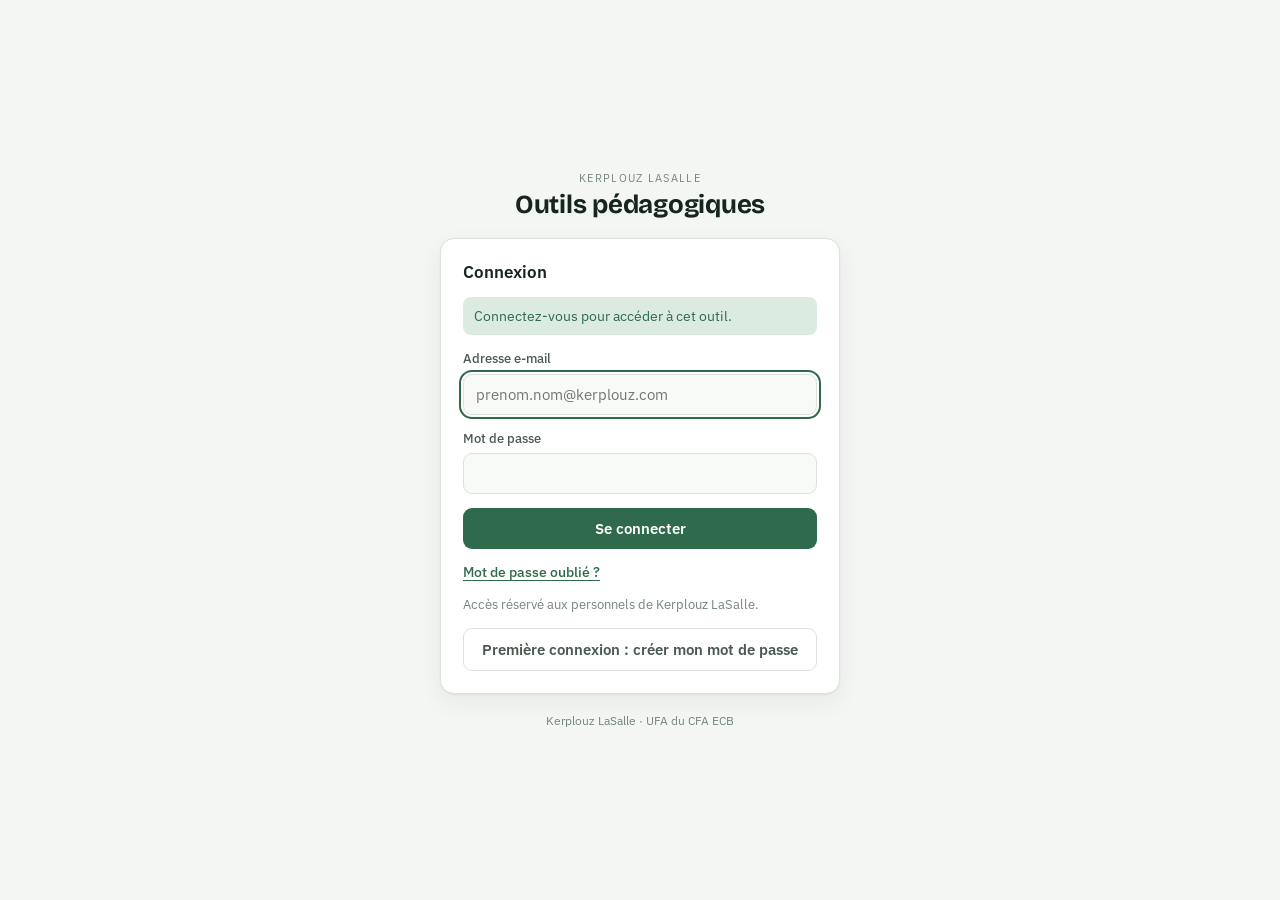
<file: BTS/index.html>
<!doctype html>
<html lang="fr"><head><meta charset="utf-8"><meta name="viewport" content="width=device-width,initial-scale=1">
<title>Grilles BTSA AP1</title>
<link rel="preconnect" href="https://fonts.googleapis.com">
<link rel="preconnect" href="https://fonts.gstatic.com" crossorigin>
<link rel="stylesheet" href="https://fonts.googleapis.com/css2?family=Bricolage+Grotesque:opsz,wght@12..96,500;12..96,700&family=IBM+Plex+Sans:wght@400;500;600&family=IBM+Plex+Mono:wght@500&display=swap">
<link rel="stylesheet" href="/CCF/app.css">

</head><body>
<div class="wrap" lang="fr">
  <header class="top">
    <div class="t">
      <span class="eyebrow">Kerplouz LaSalle · Plan d'évaluation BTSA AP</span>
      <h1>Grilles d'évaluation BTS AP1</h1>
      <p>Cet outil prépare les classeurs d'évaluation de la promotion : un fichier Excel par capacité, avec l'onglet « Notes Cx.x » rempli et une grille « Cx.x Nom Prénom » pour chaque apprenant. Les grilles sont copiées depuis les fichiers officiels 2026-2028 ; la mise en page, les logos et les formules sont conservés.</p>
    </div>
    <div style="display:flex;flex-direction:column;gap:12px;width:320px;max-width:100%">
    <section class="account" id="account" aria-label="Compte"></section>
    </div>
  </header>
  <div id="vPrep">

  <ol class="guide" aria-label="Mode d'emploi">
    <li><b>Préparer la liste</b>Téléchargez le modèle CSV, collez-y les noms et prénoms depuis Ypareo ou Excel, puis enregistrez en « CSV UTF-8 ».</li>
    <li><b>Importer la classe</b>Bouton « Importer le CSV » dans le bloc Apprenants. Vous pouvez aussi ajouter ou retirer un nom à la main.</li>
    <li><b>Vérifier ou créer les grilles</b>Cliquez sur une capacité pour modifier textes et barèmes, ajouter ou supprimer critères et indicateurs. « Nouvelle grille » crée une capacité complète. Décochez celles à ne pas générer.</li>
    <li><b>Choisir et générer</b>Sélectionnez le modèle de sortie, puis générez une capacité ou toutes les grilles d'un coup dans un .zip.</li>
  </ol>

  <section class="gen" aria-label="Génération">
    <div class="row">
    <div class="sum">
      <div><b id="kStudents">0</b><span>apprenants</span></div>
      <div><b id="kCaps">0</b><span>capacités cochées</span></div>
      <div><b id="kSheets">0</b><span>grilles nominatives</span></div>
    </div>
    <div class="actions">
      <button id="btnOne" type="button">Générer cette capacité (.xlsx)</button>
      <button id="btnAll" class="primary" type="button">Générer toutes les grilles (.zip)</button>
    </div>
    </div>
    <div class="row">
      <div style="display:flex;flex-direction:column;gap:8px">
        <span class="lbl" id="lblModel">Modèle de sortie</span>
        <div class="models" role="radiogroup" aria-labelledby="lblModel">
          <label class="model"><input type="radio" name="model" value="origine"><span class="sw origine"><i></i><i></i><i></i></span><span class="mt"><b>Origine</b><span>Grilles officielles telles quelles</span></span></label>
          <label class="model"><input type="radio" name="model" value="kerplouz"><span class="sw kerplouz"><i></i><i></i><i></i></span><span class="mt"><b>Kerplouz vert</b><span>En-têtes colorés, colonne note surlignée</span></span></label>
          <label class="model"><input type="radio" name="model" value="impression"><span class="sw impression"><i></i><i></i><i></i></span><span class="mt"><b>Impression N&amp;B</b><span>Gris clair, texte plus grand, Arial</span></span></label>
          <label class="model"><input type="radio" name="model" value="logo"><span class="sw logo"><i></i><i></i><i></i></span><span class="mt"><b>Couleurs Kerplouz</b><span>Orange et vert du logo, Century Gothic</span></span></label>
        </div>
      </div>
      <p class="hint" style="max-width:52ch">Tous les modèles gardent les logos (proportions corrigées, sans cadre autour), les dates au format jj/mm/aaaa et le texte centré verticalement dans les cellules.</p>
    </div>
    <div class="row">
      <div style="display:flex;flex-direction:column;gap:8px">
        <span class="lbl">Garde-fous dans le fichier Excel</span>
        <div class="guards">
          <label><input type="checkbox" id="gNotes"> Note plafonnée au barème de chaque ligne</label>
          <label><input type="checkbox" id="gLock"> Critères, indicateurs et barèmes verrouillés</label>
          <label>Mot de passe <input type="password" id="gPwd" autocomplete="new-password" placeholder="facultatif"></label>
        </div>
      </div>
      <p class="hint" style="max-width:52ch">Contrôle : Excel refuse une note négative ou supérieure au barème de la ligne ; une note hors barème collée depuis ailleurs s'affiche en rouge. Verrou : seules les colonnes --, -, +, ++, la note, les appréciations et l'appréciation générale restent modifiables. Sans mot de passe, le verrou se lève par Révision › Ôter la protection.</p>
    </div>
    <div class="row res" style="align-self:stretch;border-top:1px solid var(--line);padding-top:12px;align-items:flex-start">
      <div class="resc">
        <span class="lbl">Résultats de la promotion · modèles du coordinateur</span>
        <p class="hint" style="margin:0">Tableau final de suivi des notes ECCF et plan d'évaluation prévisionnel, pré-remplis avec la classe, la promotion, les apprenants, les intitulés et les semestres des grilles, dans le modèle de sortie choisi ci-dessus. <span id="resPlan"></span></p>
        <div class="field" style="max-width:260px"><label for="rPeriode">Période</label>
          <select id="rPeriode"><option value="1">Fin de semestre 1</option><option value="2">Fin de semestre 2 (1re année)</option><option value="3">Fin de semestre 3</option><option value="4">Fin de semestre 4 (final)</option></select></div>
        <div class="actions"><button id="btnFinale" type="button">Tableau final (.xlsx)</button><button id="btnPEP" type="button">Plan d'évaluation (.xlsx)</button></div>
      </div>
      <div class="resc">
        <span class="lbl">Relevés de notes individuels</span>
        <div class="newform" style="margin:0">
          <div class="field full"><label for="rSign">Signataire et fonction</label><input id="rSign" type="text" placeholder="ex. Prénom NOM (responsable de formation BTS)"></div>
          <div class="field"><label for="rDate">Date du relevé</label><input id="rDate" type="text"></div>
          <div class="field"><label for="rPub">Publication des résultats (semestre 4)</label><input id="rPub" type="text" placeholder="ex. 3 juillet 2028"></div>
        </div>
        <div class="actions"><label class="btn">Déposer le tableau final rempli<input id="fileFinale" type="file" accept=".xlsx"></label><button id="btnReleves" class="primary" type="button" disabled>Relevés du semestre (.zip)</button></div>
        <p class="hint" style="margin:0" id="finaleInfo">Le tableau est lu dans ce navigateur : aucune note n'est envoyée ni enregistrée en ligne. Un relevé Word par apprenant, pour la période choisie.</p>
      </div>
    </div>
  </section>

  <div class="layout">
    <aside class="side">
      <section class="panel" aria-labelledby="hClasse">
        <h2 id="hClasse">Classe</h2>
        <div class="row2">
          <div class="field"><label for="fClasse">Classe</label><input id="fClasse" type="text"></div>
          <div class="field"><label for="fPromo">Promotion</label><input id="fPromo" type="text"></div>
        </div>
      </section>

      <section class="panel" aria-labelledby="hApp">
        <div style="display:flex;justify-content:space-between;align-items:center;gap:8px">
          <h2 id="hApp">Apprenants</h2>
          <span id="appBadge" class="pill">0</span>
        </div>
        <div class="actions">
          <button id="btnTpl" type="button">Modèle CSV</button>
          <label class="btn">Importer le CSV<input id="fileCsv" type="file" accept=".csv,text/csv,text/plain"></label>
          <button id="btnClear" class="ghost small" type="button">Vider</button>
        </div>
        <div id="clearConfirm" class="confirm" hidden>Vider la liste des apprenants ?
          <button id="clearYes" class="small" type="button">Oui, vider</button>
          <button id="clearNo" class="ghost small" type="button">Annuler</button>
        </div>
        <p class="hint">Colonnes attendues : <b>Nom</b> ; <b>Prénom</b>. Séparateur point-virgule ou virgule, export Excel « CSV UTF-8 » accepté.</p>
        <ul id="students" class="students"></ul>
        <form id="addForm" class="addrow">
          <input id="addNom" type="text" placeholder="Nom" aria-label="Nom">
          <input id="addPrenom" type="text" placeholder="Prénom" aria-label="Prénom">
          <button type="submit" class="small">Ajouter</button>
        </form>
      </section>

      <section class="panel" aria-labelledby="hCaps">
        <div style="display:flex;justify-content:space-between;align-items:center;gap:8px">
          <h2 id="hCaps">Capacités</h2>
          <div class="actions"><button id="selAll" class="ghost small" type="button">Tout</button><button id="selNone" class="ghost small" type="button">Aucune</button></div>
        </div>
        <div id="caps" class="caps"></div>
        <button id="btnNew" class="small" type="button">+ Nouvelle grille</button>
        <form id="newForm" class="newform" hidden>
          <div class="field"><label for="nCode">Code</label><input id="nCode" placeholder="ex. C8.2" required></div>
          <div class="field"><label for="nSur">Noté sur</label><input id="nSur" type="number" min="1" step="1" value="20"></div>
          <div class="field full"><label for="nTitre">Intitulé de la capacité</label><input id="nTitre" required></div>
          <div class="field"><label for="nSE">Situation d'évaluation</label><input id="nSE" placeholder="ex. SE 8.2"></div>
          <div class="field"><label for="nInt">Intervenant(s)</label><input id="nInt"></div>
          <div class="actions full"><button type="submit" class="small">Créer la grille</button><button type="button" id="newCancel" class="ghost small">Annuler</button></div>
          <p class="hint full" id="newMsg">La grille reprend la mise en page officielle (logos, colonnes --/-/+/++, barème, appréciations). Vous ajoutez ensuite critères et indicateurs.</p>
        </form>
      </section>
    </aside>

    <main class="panel" id="editor" aria-live="polite"></main>
  </div>
  </div>
  <div id="vSaisie" hidden>
    <section class="gen">
      <div class="sz-top">
        <div class="field"><label for="szPromo">Promotion</label><select id="szPromo"></select></div>
        <div class="sz-legend">Niveau déduit de la note : <span class="lv lv0">--</span> moins de 25 % du barème · <span class="lv lv1">-</span> 25 à 50 % · <span class="lv lv2">+</span> 50 à 75 % · <span class="lv lv3">++</span> 75 % et plus</div>
        <span class="pill" id="szRole"></span>
      </div>
    </section>
    <div class="sz-layout solo" id="szLay">
      <aside class="panel sz-side" id="szSide" hidden aria-label="Candidats"></aside>
      <main class="panel" id="szMain" aria-live="polite"><p class="hint">Chargement…</p></main>
    </div>
    <section class="panel" id="szCal" hidden aria-label="Calendrier des CCF"></section>
    <section class="panel" id="szCoord" hidden>
      <div style="display:flex;justify-content:space-between;align-items:center;gap:8px;flex-wrap:wrap"><h2>Coordination BTS · résultats</h2>
        <div class="sz-ctabs"><button type="button" class="small" data-ctab="dash">Tableau de bord</button><button type="button" class="small" data-ctab="app">Candidats</button><button type="button" class="small" data-ctab="epr">Épreuves et convocations</button><button type="button" class="small" data-ctab="cour">Courriers</button><button type="button" class="small" data-ctab="imp">Impression</button><button type="button" class="small" data-ctab="doc">Documents</button></div></div>
      <div id="szCBody" class="sz-coord"></div>
    </section>
  </div>
  <footer class="foot ver">
    <details><summary id="verSummary"></summary><ul id="verLog"></ul></details>
  </footer>
</div>
<div id="toast" class="toast" hidden></div>
<div id="szPrint" hidden></div>

<script src="/CCF/jszip.js"></script>
<script src="/CCF/grilles.js"></script>
<script src="/CCF/app.js"></script>
<script src="/lib/kepdoc.js" defer></script>
<script src="/comme.js" defer></script>

</body></html>
</file>
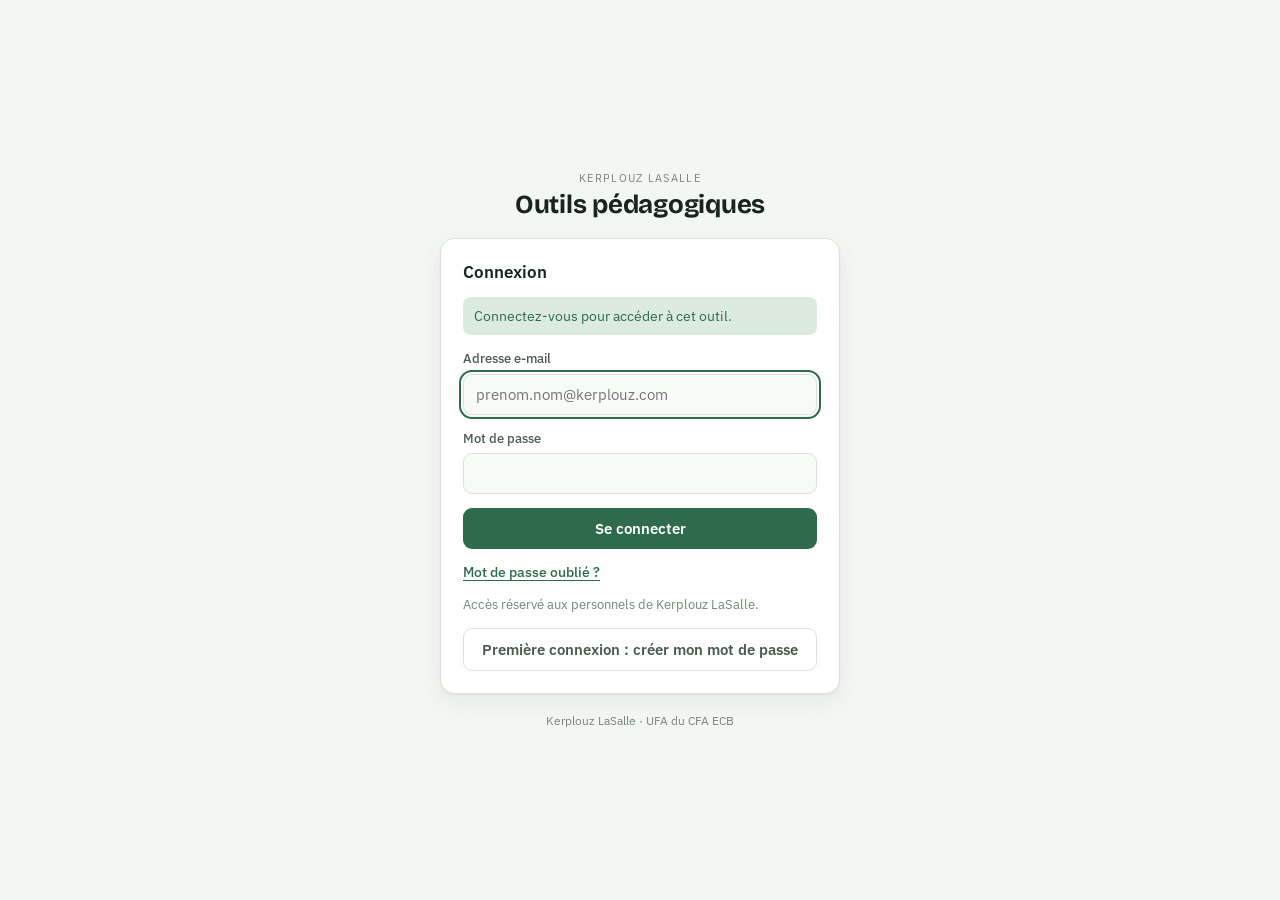
<file: REF/index.html>
<!doctype html>
<html lang="fr"><head><meta charset="utf-8"><meta name="viewport" content="width=device-width,initial-scale=1">
<title>Référentiels des diplômes</title>
<link rel="preconnect" href="https://fonts.googleapis.com">
<link rel="preconnect" href="https://fonts.gstatic.com" crossorigin>
<link rel="stylesheet" href="https://fonts.googleapis.com/css2?family=Bricolage+Grotesque:opsz,wght@12..96,700&family=IBM+Plex+Sans:wght@400;500;600&display=swap">
<style>
:root{--bg:#F4F6F3;--surface:#FFFFFF;--line:#DCE2D9;--ink:#18241E;--ink-2:#4A5A51;--ink-3:#76857C;--accent:#2E6A4B;--accent-soft:#DCEBDF;
  --danger:#A8412F;--warn:#7A5410;--warn-soft:#FFF6E5;
  --display:"Bricolage Grotesque",ui-sans-serif,system-ui,sans-serif;--body:"IBM Plex Sans",ui-sans-serif,system-ui,-apple-system,"Segoe UI",sans-serif}
*{box-sizing:border-box}[hidden]{display:none!important}
body{margin:0;background:var(--bg);color:var(--ink);font:14.5px/1.5 var(--body);padding-inline:16px}
main{max-width:1240px;margin:0 auto;padding-block:22px 60px;display:flex;flex-direction:column;gap:16px}
a{color:var(--accent)}
.head{display:flex;flex-wrap:wrap;gap:12px;align-items:flex-end;justify-content:space-between}
.head .t{display:flex;flex-direction:column;gap:3px}
.eyebrow{font-size:11px;letter-spacing:.12em;text-transform:uppercase;color:var(--ink-3)}
h1{font:700 26px/1.15 var(--display);margin:0;letter-spacing:-.01em}
.me{display:flex;align-items:center;gap:10px;font-size:13px;color:var(--ink-2)}
.me a{font-weight:600;text-decoration:none;border:1px solid var(--line);background:var(--surface);border-radius:99px;padding:6px 12px}
.bar{display:flex;flex-wrap:wrap;gap:10px;align-items:center;background:var(--surface);border:1px solid var(--line);border-radius:12px;padding:10px 12px}
.bar label{font-size:12.5px;color:var(--ink-3);font-weight:500}
select,input[type=search],input[type=text],textarea{font:14px var(--body);color:var(--ink);background:#F8FAF7;border:1px solid var(--line);border-radius:8px;padding:7px 9px;max-width:100%}
input[type=search]{min-width:240px}
button,.btn{font:600 13.5px var(--body);border:0;border-radius:8px;padding:8px 12px;background:var(--accent);color:#fff;cursor:pointer;text-decoration:none;display:inline-block}
button.ghost,.btn.ghost{background:var(--surface);color:var(--ink-2);border:1px solid var(--line)}
button:disabled{opacity:.5;cursor:default}
:focus-visible{outline:2px solid var(--accent);outline-offset:2px}
.sp{flex:1}
.status{font-size:12.5px;color:var(--ink-3)}.status.err{color:var(--danger)}
.card{background:var(--surface);border:1px solid var(--line);border-radius:12px;padding:16px}
.empty{color:var(--ink-3);text-align:center;padding:30px}
.info h2{font:700 20px/1.2 var(--display);margin:0 0 6px}
.info dl{display:grid;grid-template-columns:max-content 1fr;gap:4px 14px;margin:8px 0 0;font-size:13.5px}.info dt{color:var(--ink-3)}.info dd{margin:0}
.pill{display:inline-block;font-size:11.5px;border-radius:99px;padding:1px 8px;background:#EEF2EC;color:var(--ink-2)}
.pill.warn{background:var(--warn-soft);color:var(--warn)}
button.mini{font-size:12px;padding:3px 9px;background:var(--surface);color:var(--accent);border:1px solid var(--line)}
details.notes{margin-top:8px;font-size:13px;color:var(--ink-2)}details.notes summary{cursor:pointer;color:var(--accent)}details.notes ul{margin:6px 0 0;padding-left:18px}
@media print{details.notes,button.mini{display:none}}
details.n1{border:1px solid var(--line);border-radius:12px;background:var(--surface);margin:0 0 10px}
details.n1>summary{cursor:pointer;padding:12px 16px;font-weight:600;list-style:none;display:flex;gap:10px;align-items:baseline}
details.n1>summary::-webkit-details-marker{display:none}
details.n1>summary::before{content:"▸";color:var(--ink-3);transition:transform .15s}
details.n1[open]>summary::before{transform:rotate(90deg)}
details.n1>summary .code{font-family:var(--display);color:var(--accent);white-space:nowrap}
details.n1>summary .cnt{margin-left:auto;font-weight:400;font-size:12px;color:var(--ink-3);white-space:nowrap}
.n1body{padding:0 16px 14px}
.desc{white-space:pre-line;color:var(--ink-2);font-size:13.5px;margin:0 0 10px}
.n2{border-top:1px solid var(--line);padding:12px 0 4px}
.n2 h3{font-size:14.5px;margin:0 0 6px}.n2 h3 .code{color:var(--accent);margin-right:6px}
table{border-collapse:collapse;width:100%;table-layout:fixed}
th,td{border:1px solid var(--line);padding:6px 8px;text-align:left;vertical-align:top;font-size:13px}
th{background:#EEF3EF;font-size:12px;color:var(--ink-2)}
td .t{font-weight:600}td.ind{white-space:pre-line;color:var(--ink-2)}
mark{background:#FFE9A8;padding:0 1px}
.imp{display:flex;flex-direction:column;gap:10px}
.imp textarea{min-height:180px;font:12.5px/1.4 ui-monospace,Menlo,Consolas,monospace;white-space:pre}
.hint{font-size:12.5px;color:var(--ink-3);margin:0}
.prev{max-height:260px;overflow:auto}
.toast{position:fixed;bottom:18px;left:50%;transform:translateX(-50%);background:var(--ink);color:#fff;border-radius:9px;padding:9px 14px;font-size:13.5px;z-index:60}
@media print{
  @page{size:A4 portrait;margin:12mm 10mm 14mm}
  body{background:#fff;padding:0;font-size:10pt}main{padding:0;max-width:none}
  .noprint,.head .me{display:none!important}
  .card,details.n1{border:0;padding:0;border-radius:0}
  details.n1{break-inside:auto;margin:0 0 10pt}details.n1>summary::before{display:none}
  th,td{border-color:#000;font-size:9pt}th{background:#eee!important;-webkit-print-color-adjust:exact;print-color-adjust:exact}
  .n2{break-inside:avoid}
}
</style></head><body>
<main>
  <div class="head">
    <div class="t"><span class="eyebrow">Kerplouz LaSalle · Toutes formations</span><h1>Référentiels des diplômes</h1></div>
    <div class="me"><span id="who"></span><a href="/#outils">← Accueil</a></div>
  </div>
  <div class="bar noprint" id="bar" hidden>
    <label for="selRef">Diplôme</label><select id="selRef"></select>
    <input type="search" id="q" placeholder="Rechercher (capacité, critère, indicateur…)" aria-label="Rechercher dans le référentiel">
    <span class="sp"></span><span class="status" id="status" aria-live="polite"></span>
    <button type="button" class="ghost" id="btnTout">Tout déplier</button>
    <button type="button" class="ghost" id="btnPrint">Imprimer</button>
    <span id="outilsResp" hidden><button type="button" id="btnImp">Importer</button> <a class="btn ghost" id="lnkEdit" href="/UC/param.html#referentiels">Modifier</a></span>
  </div>
  <section class="card imp noprint" id="imp" hidden>
    <h2 style="margin:0;font-size:16px">Importer depuis un tableur</h2>
    <p class="hint">Dans Excel ou LibreOffice, sélectionnez les lignes (sans en-tête) puis copiez-collez ci-dessous. Colonnes attendues, dans cet ordre :
      <b>code niveau 1</b> (ex. UCP 1) · <b>libellé niveau 1</b> · <b>code niveau 2</b> (ex. UCP 1.1) · <b>libellé niveau 2</b> · <b>critère</b> · <b>indicateurs</b>.
      Une ligne par critère ; les libellés peuvent n'être écrits qu'une fois. Pour le critère, le titre puis la description peuvent être séparés par un retour à la ligne dans la cellule.
      L'import ajoute ce qui manque et met à jour les libellés existants ; il ne supprime rien.</p>
    <textarea id="impTxt" aria-label="Lignes copiées depuis le tableur" placeholder="UCP 1&#9;Réaliser en sécurité des travaux d'entretien paysager&#9;UCP 1.1&#9;Entretenir la végétation&#9;Mise en œuvre des consignes&#9;- Conformité…"></textarea>
    <div class="prev" id="impPrev"></div>
    <div><button type="button" id="impGo" disabled>Importer dans ce référentiel</button> <button type="button" class="ghost" id="impClose">Fermer</button></div>
  </section>
  <section class="card info" id="info" hidden></section>
  <section id="arbre"><p class="empty">Chargement…</p></section>
</main>
<script>
"use strict";
const SB="https://olqclfsywasktwirswpb.supabase.co",KEY="sb_publishable_Qry6l1DGbG9IkLtGT7CF4w_OyP4rI8x",SKEY="kep.session";
const $=s=>document.querySelector(s),$$=s=>[...document.querySelectorAll(s)];
const esc=t=>String(t==null?"":t).replace(/[&<>"]/g,c=>({"&":"&amp;","<":"&lt;",">":"&gt;",'"':"&quot;"}[c]));
let session=null;
function ls(k,v){try{if(v===undefined)return JSON.parse(localStorage.getItem(k)||"null");v==null?localStorage.removeItem(k):localStorage.setItem(k,JSON.stringify(v));}catch(e){return null;}}
async function frais(){session=session||ls(SKEY);if(!session)return false;
  if(session.expires_at-60>Date.now()/1000)return true;
  try{const r=await fetch(SB+"/auth/v1/token?grant_type=refresh_token",{method:"POST",headers:{apikey:KEY,"Content-Type":"application/json"},body:JSON.stringify({refresh_token:session.refresh_token})});
    if(!r.ok)throw 0;const t=await r.json();
    session=Object.assign(session,{access_token:t.access_token,refresh_token:t.refresh_token,expires_at:t.expires_at?+t.expires_at:Math.floor(Date.now()/1000)+(+t.expires_in||3600)});
    ls(SKEY,session);document.cookie="kep_at="+session.access_token+"; Path=/; Max-Age="+Math.max(60,session.expires_at-Math.floor(Date.now()/1000))+"; Secure; SameSite=Lax";return true;
  }catch(e){return false;}}
async function api(path,{method="GET",body}={}){
  if(!await frais())throw new Error("Session expirée : reconnectez-vous depuis la page d'accueil.");
  const r=await fetch(SB+path,{method,headers:{apikey:KEY,"Content-Type":"application/json",Authorization:"Bearer "+session.access_token},body:body?JSON.stringify(body):undefined});
  const t=await r.text();let d=null;try{d=t?JSON.parse(t):null;}catch(e){d=t;}
  if(!r.ok)throw new Error((d&&(d.message||d.msg))||("Erreur "+r.status));return d;}
const rpc=(n,b)=>api("/rest/v1/rpc/"+n,{method:"POST",body:b||{}});
const statut=(m,err)=>{$("#status").textContent=m||"";$("#status").classList.toggle("err",!!err);};
const toast=m=>{const t=document.createElement("div");t.className="toast";t.textContent=m;document.body.appendChild(t);setTimeout(()=>t.remove(),4200);};
const byOrd=(a,b)=>(a.ordre-b.ordre)||String(a.code).localeCompare(String(b.code),"fr",{numeric:true});
const pl=t=>String(t).toLowerCase().split(" ").map(w=>/[sx]$/.test(w)?w:w+"s").join(" ");
const FIL={capa:"CAPa",bpa:"BPA",bp:"BP",btsa:"BTSA",cs:"CS",bprea:"BPREA",autre:"Autre"};

const R={refs:[],ref:null,n1:[],n2:[],n3:[],resp:false,tout:false};
async function init(){
  if(!await frais()){location.href="/?next="+encodeURIComponent(location.pathname);return;}
  try{const [d,ac,refs]=await Promise.all([rpc("mes_droits"),rpc("uc_acces").catch(()=>({})),api("/rest/v1/uc_referentiels?order=fictif,niveau,code")]);
    $("#who").textContent=((d.prenom||"")+" "+(d.nom||"")).trim();R.resp=!!(ac&&ac.resp);R.refs=refs||[];}
  catch(e){$("#arbre").innerHTML=`<p class="empty">${esc(e.message)}</p>`;return;}
  $("#outilsResp").hidden=!R.resp;
  if(!R.refs.length){$("#arbre").innerHTML=`<p class="empty">Aucun référentiel pour l'instant.${R.resp?` Créez-le dans <a href="/UC/param.html#referentiels">le paramétrage</a>, puis importez-le ici.`:""}</p>`;return;}
  $("#selRef").innerHTML=R.refs.map(r=>`<option value="${esc(r.code)}">${esc(r.libelle)}${r.fictif?" (essai)":""}</option>`).join("");
  const pre=[new URLSearchParams(location.search).get("ref"),ls("ref.code")].find(x=>R.refs.some(r=>r.code===x))||R.refs[0].code;
  $("#selRef").value=pre;$("#bar").hidden=false;await charger(pre);
}
async function charger(code){
  R.ref=R.refs.find(r=>r.code===code);ls("ref.code",code);statut("Chargement…");
  try{R.n1=await api(`/rest/v1/uc_ucs?referentiel=eq.${encodeURIComponent(code)}&order=ordre,code`);
    const i1=R.n1.map(x=>x.id).join(",")||"0";R.n2=await api(`/rest/v1/uc_cis?uc_id=in.(${i1})&order=ordre,code`);
    const i2=R.n2.map(x=>x.id).join(",")||"0";R.n3=await api(`/rest/v1/uc_crs?ci_id=in.(${i2})&order=ordre,id`);}
  catch(e){statut(e.message,true);return;}
  statut("");$("#lnkEdit").href="/UC/param.html#ucs";render();
}
function surligne(t,q){const s=esc(t);if(!q)return s;const re=new RegExp("("+q.replace(/[.*+?^${}()|[\]\\]/g,"\\$&")+")","gi");return s.replace(re,"<mark>$1</mark>");}
const sans=t=>String(t||"").normalize("NFD").replace(/[̀-ͯ]/g,"").toLowerCase();
function render(){
  const r=R.ref,q=$("#q").value.trim(),qs=sans(q),L1=r.lib_n1||"UC",L2=r.lib_n2||"Capacité intermédiaire",L3=r.lib_n3||"Critère";
  $("#info").hidden=false;
  $("#info").innerHTML=`<h2>${esc(r.libelle)}</h2>${r.fictif?'<span class="pill warn">référentiel d\'essai</span> ':""}<span class="pill">${esc(FIL[r.niveau]||r.niveau)}</span>
    ${r.description?`<p class="desc" style="margin-top:8px">${esc(r.description)}</p>`:""}
    <dl>${r.arrete?`<dt>Arrêté</dt><dd>${esc(r.arrete)}</dd>`:""}${r.version?`<dt>Version</dt><dd>${esc(r.version)}</dd>`:""}
      <dt>Source</dt><dd>${r.chlorofil?`<a href="${esc(r.chlorofil)}" target="_blank" rel="noopener">Chlorofil ↗</a>`:`Chlorofil${R.resp?' <span class="pill">lien à renseigner dans « Modifier »</span>':""}`}${r.pdf?` · <a href="${esc(r.pdf)}" target="_blank" rel="noopener">Référentiel officiel (PDF) ↗</a>`:""}</dd>
      <dt>Textes</dt><dd>${r.verifie?'<span class="pill">vérifiés sur le texte officiel</span>':'<span class="pill warn">à relire sur le PDF officiel</span> <span class="hint">les intitulés sont exacts, certaines phrases des critères peuvent être condensées</span>'}${R.resp?` <button type="button" class="mini" id="btnVerif">${r.verifie?"Remettre « à relire »":"Marquer comme vérifiés"}</button>`:""}</dd>
      <dt>Contenu</dt><dd>${R.n1.length} ${esc(R.n1.length>1&&L1!=="UC"?pl(L1):L1)} · ${R.n2.length} ${esc(pl(L2))} · ${R.n3.length} ${esc(pl(L3))}</dd></dl>`;
  if(r.notes)$("#info").insertAdjacentHTML("beforeend",`<details class="notes"><summary>Historique du diplôme et remarques</summary><ul>${r.notes.split("\n").filter(Boolean).map(x=>`<li>${esc(x)}</li>`).join("")}</ul></details>`);
  const bv=$("#btnVerif");if(bv)bv.onclick=async()=>{bv.disabled=true;try{await rpc("ref_verifier",{p_ref:r.code,p_ok:!r.verifie});r.verifie=!r.verifie;render();}catch(e){statut(e.message,true);bv.disabled=false;}};
  if(!R.n1.length){$("#arbre").innerHTML=`<p class="empty">Ce référentiel est vide.${R.resp?" Utilisez « Importer » pour le remplir depuis un tableur.":""}</p>`;return;}
  const hit=(...t)=>!qs||t.some(x=>sans(x).includes(qs));
  let h="",n=0;const avecInd=R.n3.some(x=>x.indicateur&&x.indicateur.trim());
  for(const u of R.n1.slice().sort(byOrd)){
    const cis=R.n2.filter(c=>c.uc_id===u.id).sort(byOrd);let body="",nb=0;
    for(const c of cis){const crs=R.n3.filter(x=>x.ci_id===c.id).sort(byOrd);
      const vis=crs.filter(x=>hit(x.nom,x.indicateur)||hit(c.code,c.nom,c.description)||hit(u.code,u.nom,u.description));
      if(q&&!vis.length&&!hit(c.code,c.nom,c.description))continue;nb++;
      body+=`<div class="n2"><h3><span class="code">${surligne(c.code,q)}</span>${surligne(c.nom,q)}</h3>${c.description?`<p class="desc">${surligne(c.description,q)}</p>`:""}
        ${vis.length?`<table>${avecInd?'<colgroup><col style="width:38%"><col></colgroup>':""}<thead><tr><th>${esc(L3)}s</th>${avecInd?"<th>Indicateurs</th>":""}</tr></thead><tbody>${vis.map(x=>{const [t,...d]=String(x.nom).split("\n");
          return `<tr><td><span class="t">${surligne(t,q)}</span>${d.length?"<br>"+surligne(d.join(" "),q):""}</td>${avecInd?`<td class="ind">${surligne(x.indicateur,q)}</td>`:""}</tr>`;}).join("")}</tbody></table>`:""}</div>`;}
    if(q&&!nb&&!hit(u.code,u.nom,u.description))continue;n++;
    h+=`<details class="n1"${q||R.tout?" open":""}><summary><span class="code">${surligne(u.code,q)}</span><span>${surligne(u.nom,q)}</span><span class="cnt">${cis.length} ${esc(cis.length>1?pl(L2):L2.toLowerCase())}</span></summary>
      <div class="n1body">${u.description?`<p class="desc">${surligne(u.description,q)}</p>`:""}${body||`<p class="hint">Aucune ${esc(L2.toLowerCase())}.</p>`}</div></details>`;}
  $("#arbre").innerHTML=h||`<p class="empty">Aucun résultat pour « ${esc(q)} ».</p>`;
}
/* ---------- Import (responsable pédagogique) : collage depuis un tableur ---------- */
function lireTSV(t){const rows=[];let row=[],cell="",q=false;
  for(let i=0;i<t.length;i++){const ch=t[i];
    if(q){if(ch==='"'){if(t[i+1]==='"'){cell+='"';i++;}else q=false;}else cell+=ch;}
    else if(ch==='"'&&cell==="")q=true;
    else if(ch==="\t"){row.push(cell);cell="";}
    else if(ch==="\n"||ch==="\r"){if(ch==="\r"&&t[i+1]==="\n")i++;row.push(cell);cell="";if(row.some(x=>x.trim()))rows.push(row);row=[];}
    else cell+=ch;}
  row.push(cell);if(row.some(x=>x.trim()))rows.push(row);return rows;}
let lignes=[];
function apercu(){const rows=lireTSV($("#impTxt").value);let p1="",p2="";
  lignes=rows.map(r=>{const o={n1_code:(r[0]||"").trim(),n1_nom:(r[1]||"").trim(),n2_code:(r[2]||"").trim(),n2_nom:(r[3]||"").trim(),n3_nom:(r[4]||"").trim(),indicateur:(r[5]||"").trim()};
    o.n1_code=o.n1_code||p1;o.n2_code=o.n2_code||(o.n1_code===p1?p2:"");p1=o.n1_code;p2=o.n2_code;return o;}).filter(o=>o.n1_code);
  const n1=new Set(lignes.map(l=>l.n1_code)),n2=new Set(lignes.filter(l=>l.n2_code).map(l=>l.n1_code+"|"+l.n2_code)),n3=lignes.filter(l=>l.n3_nom).length;
  $("#impPrev").innerHTML=!lignes.length?"":`<p class="hint">${lignes.length} ligne(s) lue(s) : ${n1.size} ${esc(R.ref.lib_n1||"UC")}, ${n2.size} ${esc((R.ref.lib_n2||"capacité").toLowerCase())}(s), ${n3} ${esc((R.ref.lib_n3||"critère").toLowerCase())}(s).</p>
    <table><thead><tr><th>Niv. 1</th><th>Niv. 2</th><th>Critère</th><th>Indicateurs</th></tr></thead><tbody>${lignes.slice(0,12).map(l=>`<tr><td>${esc(l.n1_code)}</td><td>${esc(l.n2_code)}</td><td>${esc(l.n3_nom.split("\n")[0])}</td><td class="ind">${esc(l.indicateur.slice(0,120))}</td></tr>`).join("")}</tbody></table>${lignes.length>12?`<p class="hint">… et ${lignes.length-12} autre(s).</p>`:""}`;
  $("#impGo").disabled=!lignes.length;}
async function importer(){$("#impGo").disabled=true;statut("Import…");
  try{const r=await rpc("ref_importer",{p_ref:R.ref.code,p_lignes:lignes});
    toast(`Import terminé : ${r.n1} ${R.ref.lib_n1||"UC"} ajoutée(s), ${r.n2} capacité(s), ${r.n3} critère(s) ajoutés, ${r.n3_maj} mis à jour.`);
    $("#impTxt").value="";apercu();$("#imp").hidden=true;await charger(R.ref.code);}
  catch(e){statut(e.message.replace(/^DROIT : /,""),true);$("#impGo").disabled=false;}}

document.addEventListener("change",e=>{if(e.target.id==="selRef"){$("#q").value="";charger(e.target.value);}});
let tq;document.addEventListener("input",e=>{if(e.target.id==="q"){clearTimeout(tq);tq=setTimeout(render,200);}if(e.target.id==="impTxt")apercu();});
document.addEventListener("click",e=>{const b=e.target.closest("button");if(!b)return;
  if(b.id==="btnPrint"){$$("details.n1").forEach(d=>d.open=true);window.print();}
  else if(b.id==="btnTout"){R.tout=!R.tout;b.textContent=R.tout?"Tout replier":"Tout déplier";$$("details.n1").forEach(d=>d.open=R.tout);}
  else if(b.id==="btnImp"){$("#imp").hidden=false;$("#impTxt").focus();}
  else if(b.id==="impClose")$("#imp").hidden=true;
  else if(b.id==="impGo")importer();});
init();
</script>
<script src="/comme.js" defer></script>
</body></html>
</file>
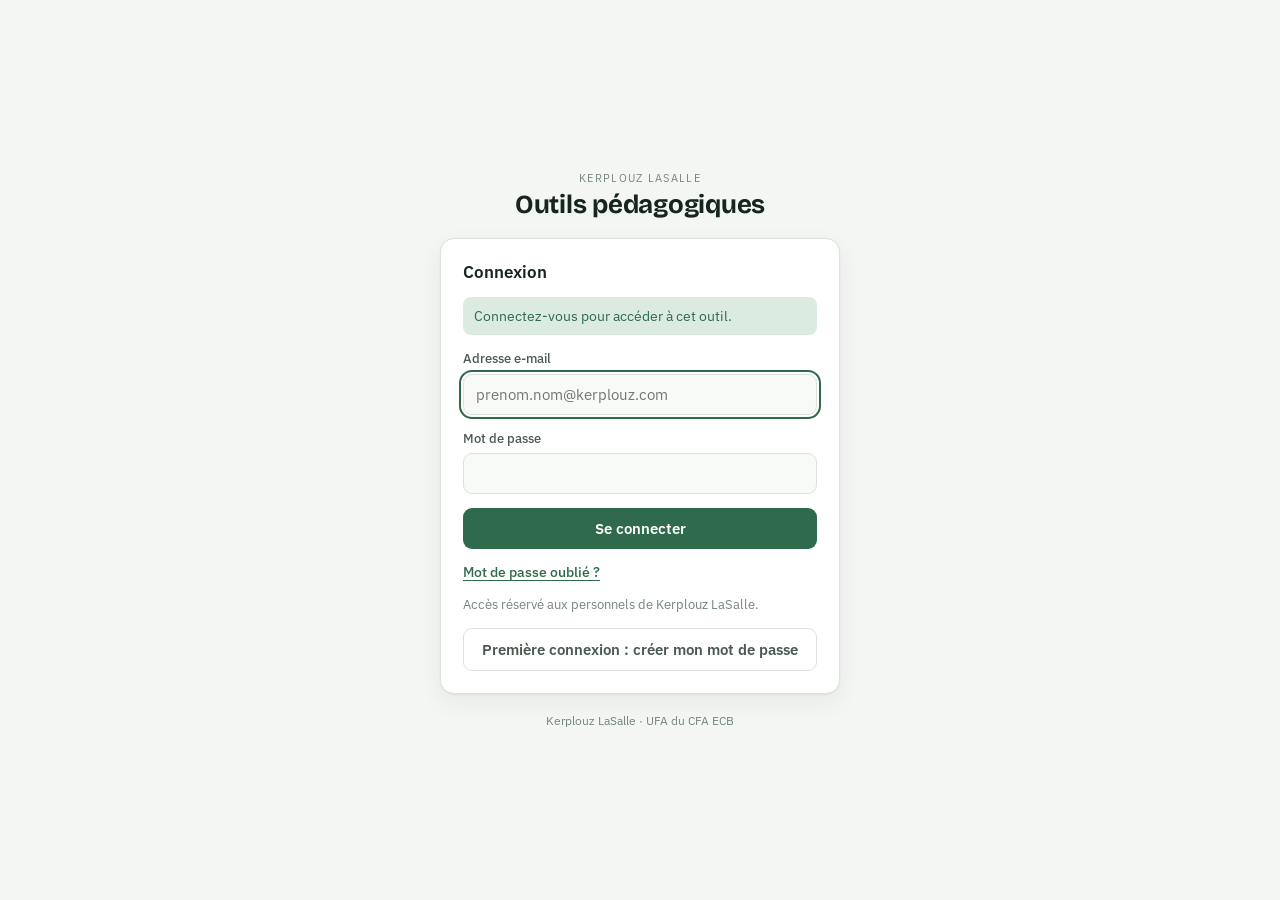
<file: SUIVI/index.html>
<!doctype html>
<html lang="fr"><head><meta charset="utf-8"><meta name="viewport" content="width=device-width,initial-scale=1">
<title>Suivi des apprenants</title>
<link rel="preconnect" href="https://fonts.googleapis.com">
<link rel="preconnect" href="https://fonts.gstatic.com" crossorigin>
<link rel="stylesheet" href="https://fonts.googleapis.com/css2?family=Bricolage+Grotesque:opsz,wght@12..96,700&family=IBM+Plex+Sans:wght@400;500;600&display=swap">
<style>
:root{--bg:#F4F6F3;--surface:#FFFFFF;--line:#DCE2D9;--ink:#18241E;--ink-2:#4A5A51;--ink-3:#76857C;--accent:#2E6A4B;--accent-soft:#DCEBDF;
  --danger:#A8412F;--warn:#7A5410;--warn-soft:#FFF6E5;
  --display:"Bricolage Grotesque",ui-sans-serif,system-ui,sans-serif;--body:"IBM Plex Sans",ui-sans-serif,system-ui,-apple-system,"Segoe UI",sans-serif}
*{box-sizing:border-box}[hidden]{display:none!important}
body{margin:0;background:var(--bg);color:var(--ink);font:14.5px/1.5 var(--body);padding-inline:16px}
main{max-width:1240px;margin:0 auto;padding-block:22px 60px;display:flex;flex-direction:column;gap:16px}
a{color:var(--accent)}
.head{display:flex;flex-wrap:wrap;gap:12px;align-items:flex-end;justify-content:space-between}
.head .t{display:flex;flex-direction:column;gap:3px}
.eyebrow{font-size:11px;letter-spacing:.12em;text-transform:uppercase;color:var(--ink-3)}
h1{font:700 26px/1.15 var(--display);margin:0;letter-spacing:-.01em}
.me{display:flex;align-items:center;gap:10px;font-size:13px;color:var(--ink-2)}
.me a{font-weight:600;text-decoration:none;border:1px solid var(--line);background:var(--surface);border-radius:99px;padding:6px 12px}
.bar{display:flex;flex-wrap:wrap;gap:10px;align-items:center;background:var(--surface);border:1px solid var(--line);border-radius:12px;padding:10px 12px}
.bar label{font-size:12.5px;color:var(--ink-3);font-weight:500}
select,input[type=search],input[type=text],textarea{font:14px var(--body);color:var(--ink);background:#F8FAF7;border:1px solid var(--line);border-radius:8px;padding:7px 9px;max-width:100%}
input[type=search]{min-width:240px}
button,.btn{font:600 13.5px var(--body);border:0;border-radius:8px;padding:8px 12px;background:var(--accent);color:#fff;cursor:pointer;text-decoration:none;display:inline-block}
button.ghost,.btn.ghost{background:var(--surface);color:var(--ink-2);border:1px solid var(--line)}
button:disabled{opacity:.5;cursor:default}
:focus-visible{outline:2px solid var(--accent);outline-offset:2px}
.sp{flex:1}
.status{font-size:12.5px;color:var(--ink-3)}.status.err{color:var(--danger)}
.card{background:var(--surface);border:1px solid var(--line);border-radius:12px;padding:16px}
.empty{color:var(--ink-3);text-align:center;padding:30px}

.onglets{display:flex;gap:6px;flex-wrap:wrap}
.onglets button{background:var(--surface);color:var(--ink-2);border:1px solid var(--line);border-radius:99px;font-weight:500;padding:7px 14px}
.onglets button[aria-selected="true"]{background:var(--ink);border-color:var(--ink);color:#fff}
.onglets .n:empty{display:none}
.onglets .n{margin-left:6px;font-size:11px;background:rgba(0,0,0,.08);border-radius:99px;padding:0 6px}
.onglets button[aria-selected="true"] .n{background:rgba(255,255,255,.2)}
.chips{display:flex;gap:6px;flex-wrap:wrap}
.chips button{font-size:12.5px;font-weight:500;padding:5px 11px;border-radius:99px;background:var(--surface);color:var(--ink-2);border:1px solid var(--line)}
.chips button[aria-pressed="true"]{border-color:var(--accent);color:var(--accent);background:var(--accent-soft)}
.scroll{overflow-x:auto}
.classes{display:flex;gap:5px;flex-wrap:wrap}
.classes button{font-size:12.5px;font-weight:600;padding:5px 11px;border-radius:99px;background:var(--surface);color:var(--ink-2);border:1px solid var(--line)}
.classes button[aria-pressed="true"]{background:var(--ink);border-color:var(--ink);color:#fff}
.etat{display:inline-block;min-width:22px;text-align:center;font-size:11.5px;font-weight:600;border-radius:6px;padding:2px 6px}
.etat.acquis{background:var(--accent-soft);color:var(--accent)}.etat.non{background:#F6DED8;color:var(--danger)}.etat.cours{background:var(--warn-soft);color:var(--warn)}.etat.avenir{background:#F1F3EF;color:var(--ink-3)}
table.mat th.c{text-align:center;font-size:11.5px;white-space:nowrap}table.mat td{text-align:center}table.mat td:first-child,table.mat th:first-child{text-align:left;white-space:nowrap;position:sticky;left:0;background:var(--surface)}
table{border-collapse:collapse;width:100%;font-size:13.5px}
th,td{border-bottom:1px solid var(--line);padding:8px 10px;text-align:left;vertical-align:top}
th{font-size:12px;color:var(--ink-3);font-weight:600;white-space:nowrap}
tr.app{cursor:pointer}tr.app:hover td{background:#F8FAF7}
td.num{text-align:center;white-space:nowrap}
.nom{font-weight:600}.sub{font-size:12px;color:var(--ink-3)}
.pill{display:inline-block;font-size:11.5px;border-radius:99px;padding:1px 8px;background:#EEF2EC;color:var(--ink-2);white-space:nowrap}
.pill.warn{background:var(--warn-soft);color:var(--warn)}.pill.danger{background:#F6DED8;color:var(--danger)}.pill.ok{background:var(--accent-soft);color:var(--accent)}
.bar-p{height:6px;border-radius:9px;background:#E6EBE3;overflow:hidden;min-width:70px}.bar-p i{display:block;height:100%;background:var(--accent)}
.kpis{display:grid;grid-template-columns:repeat(auto-fill,minmax(180px,1fr));gap:10px}
.kpi{background:var(--surface);border:1px solid var(--line);border-radius:12px;padding:12px 14px}
.kpi b{display:block;font:700 24px/1.1 var(--display)}.kpi span{font-size:12.5px;color:var(--ink-3)}
/* fiche */
dialog{border:0;border-radius:14px;padding:0;width:min(860px,96vw);max-height:92vh;box-shadow:0 20px 60px rgba(0,0,0,.25)}
dialog::backdrop{background:rgba(24,36,30,.35)}
.fiche{display:flex;flex-direction:column;gap:14px;padding:18px 20px;max-height:92vh;overflow:auto}
.fiche h2{font:700 21px/1.2 var(--display);margin:0}
.fhead{display:flex;gap:10px;align-items:flex-start;justify-content:space-between}
.fdl{display:grid;grid-template-columns:max-content 1fr;gap:3px 14px;font-size:13.5px;margin:0}.fdl dt{color:var(--ink-3)}.fdl dd{margin:0}
form.note{display:grid;grid-template-columns:repeat(auto-fill,minmax(160px,1fr));gap:8px;background:#F8FAF7;border:1px solid var(--line);border-radius:12px;padding:12px}
form.note .large{grid-column:1/-1}
form.note label{display:flex;flex-direction:column;gap:3px;font-size:12px;color:var(--ink-3);font-weight:500}
form.note textarea{min-height:64px;resize:vertical}
form.note .ck{flex-direction:row;align-items:center;gap:6px;color:var(--ink-2)}
input[type=date]{font:14px var(--body);border:1px solid var(--line);border-radius:8px;padding:6px 8px;background:#fff}
.journal{display:flex;flex-direction:column;gap:8px}
.jn{border:1px solid var(--line);border-left:4px solid var(--c,#9AA69F);border-radius:10px;padding:9px 12px;background:#fff}
.jn .h{display:flex;gap:8px;align-items:baseline;flex-wrap:wrap;font-size:12.5px;color:var(--ink-3)}
.jn .h b{color:var(--ink);font-size:13.5px}
.jn p{margin:4px 0 0;white-space:pre-wrap}
.jn .act{margin-top:6px;font-size:13px;background:var(--warn-soft);border-radius:8px;padding:5px 9px}
.jn .act.fait{background:var(--accent-soft);text-decoration:line-through;color:var(--ink-3)}
.jn .tools{display:flex;gap:6px;margin-top:6px}
button.mini{font-size:12px;padding:3px 9px;background:var(--surface);color:var(--accent);border:1px solid var(--line)}
button.mini.del{color:var(--danger)}
.hint{font-size:12.5px;color:var(--ink-3);margin:0}
@media print{
  @page{size:A4 portrait;margin:12mm}
  body{background:#fff;padding:0}main{display:none!important}
  dialog{position:static;box-shadow:none;width:auto;max-height:none;display:block}
  .fiche{max-height:none;overflow:visible;padding:0}.noprint{display:none!important}
}
</style></head><body>
<main>
  <div class="head">
    <div class="t"><span class="eyebrow">Kerplouz LaSalle · Accompagnement</span><h1>Suivi des apprenants</h1></div>
    <div class="me"><span id="who"></span><a href="/#suivi">← Accueil</a></div>
  </div>
  <div class="bar" id="bar">
    <label for="fFil">Filière</label><select id="fFil"><option value="">Toutes</option></select>
    <div class="classes" id="classes" role="group" aria-label="Classe"></div>
    <input type="search" id="q" placeholder="Rechercher un nom, une entreprise" aria-label="Rechercher">
    <span class="sp"></span><span class="status" id="status" aria-live="polite"></span>
  </div>
  <div class="onglets" role="tablist" id="onglets"></div>
  <section id="o-liste">
    <div class="chips" id="chips" style="margin-bottom:10px"></div>
    <div class="card scroll"><table>
      <thead><tr><th>Apprenant·e</th><th>Classe</th><th>Entreprise · tuteur</th><th>Dernier échange</th><th class="num">Visites<br><span class="sub">cette année</span></th><th class="num">Alertes</th><th class="num">Actions<br><span class="sub">en retard</span></th><th>Progression UC</th></tr></thead>
      <tbody id="tListe"><tr><td colspan="8" class="empty">Chargement…</td></tr></tbody>
    </table></div>
    <p class="hint" style="margin-top:8px">Cliquez sur une ligne pour ouvrir la fiche de suivi : entretiens, visites en entreprise, alertes, aménagements et actions à mener. Les notes « confidentielles » ne sont lues que par leur auteur, le ou la référent·e de la classe, la vie scolaire et le responsable pédagogique.</p>
  </section>
  <section id="o-epreuves" hidden>
    <div class="card scroll" id="epr"></div>
    <p class="hint" style="margin-top:8px"><span class="etat acquis">acquis</span> <span class="etat non">non acquis</span> <span class="etat cours">évaluation en cours</span> <span class="etat avenir">à venir</span> · la date sous le code est celle de l'épreuve prévue pour la classe. Le détail et la saisie restent dans l'outil d'évaluation.</p>
  </section>
  <section id="o-entreprises" hidden>
    <div class="card scroll"><table>
      <thead><tr><th>Apprenant·e</th><th>Entreprise</th><th>Tuteur</th><th>Dernière visite</th><th class="num">Visites<br><span class="sub">cette année</span></th><th></th></tr></thead>
      <tbody id="tEnt"></tbody>
    </table></div>
  </section>
  <section id="o-actions" hidden>
    <div class="card scroll"><table>
      <thead><tr><th>Échéance</th><th>Apprenant·e</th><th>Classe</th><th>Action ou alerte</th><th>Notée par</th><th></th></tr></thead>
      <tbody id="tActions"></tbody>
    </table></div>
  </section>
  <section id="o-tdb" hidden>
    <div class="kpis" id="kpis"></div>
    <div class="card scroll" style="margin-top:12px"><table>
      <thead><tr><th>Classe</th><th class="num">Apprenant·es</th><th class="num">Sans échange<br><span class="sub">depuis 6 semaines</span></th><th class="num">Sans visite<br><span class="sub">cette année</span></th><th class="num">Alertes ouvertes</th><th class="num">Actions en retard</th></tr></thead>
      <tbody id="tTdb"></tbody>
    </table></div>
  </section>
</main>
<dialog id="dlg"><div class="fiche" id="fiche"></div></dialog>
<script>
"use strict";
const SB="https://olqclfsywasktwirswpb.supabase.co",KEY="sb_publishable_Qry6l1DGbG9IkLtGT7CF4w_OyP4rI8x",SKEY="kep.session";
const $=s=>document.querySelector(s),$$=s=>[...document.querySelectorAll(s)];
const esc=t=>String(t==null?"":t).replace(/[&<>"]/g,c=>({"&":"&amp;","<":"&lt;",">":"&gt;",'"':"&quot;"}[c]));
let session=null;
function ls(k,v){try{if(v===undefined)return JSON.parse(localStorage.getItem(k)||"null");v==null?localStorage.removeItem(k):localStorage.setItem(k,JSON.stringify(v));}catch(e){return null;}}
async function frais(){session=session||ls(SKEY);if(!session)return false;
  if(session.expires_at-60>Date.now()/1000)return true;
  try{const r=await fetch(SB+"/auth/v1/token?grant_type=refresh_token",{method:"POST",headers:{apikey:KEY,"Content-Type":"application/json"},body:JSON.stringify({refresh_token:session.refresh_token})});
    if(!r.ok)throw 0;const t=await r.json();
    session=Object.assign(session,{access_token:t.access_token,refresh_token:t.refresh_token,expires_at:t.expires_at?+t.expires_at:Math.floor(Date.now()/1000)+(+t.expires_in||3600)});
    ls(SKEY,session);document.cookie="kep_at="+session.access_token+"; Path=/; Max-Age="+Math.max(60,session.expires_at-Math.floor(Date.now()/1000))+"; Secure; SameSite=Lax";return true;
  }catch(e){return false;}}
async function api(path,{method="GET",body}={}){
  if(!await frais())throw new Error("Session expirée : reconnectez-vous depuis la page d'accueil.");
  const r=await fetch(SB+path,{method,headers:{apikey:KEY,"Content-Type":"application/json",Authorization:"Bearer "+session.access_token},body:body?JSON.stringify(body):undefined});
  const t=await r.text();let d=null;try{d=t?JSON.parse(t):null;}catch(e){d=t;}
  if(!r.ok)throw new Error((d&&(d.message||d.msg))||("Erreur "+r.status));return d;}
const rpc=(n,b)=>api("/rest/v1/rpc/"+n,{method:"POST",body:b||{}});
const statut=(m,err)=>{$("#status").textContent=m||"";$("#status").classList.toggle("err",!!err);};
const toast=m=>{const t=document.createElement("div");t.className="toast";t.textContent=m;document.body.appendChild(t);setTimeout(()=>t.remove(),4200);};

const TYPES={entretien:["Entretien","#2E6A4B"],visite:["Visite en entreprise","#3F6FA8"],contact:["Échange avec l'entreprise ou la famille","#6B5CA5"],alerte:["Alerte","#A8412F"],amenagement:["Aménagement de parcours","#B07A1E"],positif:["Point positif","#4E8A2E"],autre:["Autre","#76857C"]};
const S={classe:"",fil:"",epr:{},liste:[],actions:[],onglet:"liste",filtre:"tous",app:null,notes:[],edit:null,moi:""};
const jr=d=>d?new Date(d+"T12:00:00").toLocaleDateString("fr-FR",{day:"numeric",month:"short",year:"numeric"}):"";
const jours=d=>d?Math.round((Date.now()-new Date(d+"T12:00:00"))/864e5):null;
const sans=t=>String(t||"").normalize("NFD").replace(/[̀-ͯ]/g,"").toLowerCase();
const auj=()=>new Date().toISOString().slice(0,10);
const FILN={capa:"CAPa JP",bpa:"BPA OSP",bp:"BP AP",btsa:"BTSA AP",cs:"CS AG",bprea:"BPREA",autre:"Autres"};
const ONG={liste:"Entretiens et accompagnement",epreuves:"Suivi des épreuves",entreprises:"Entreprises et visites",actions:"Actions à mener",tdb:"Vue d'ensemble"};
const FILTRES=[["tous","Tous"],["alertes","Alertes ouvertes"],["retard","Actions en retard"],["silence","Sans échange depuis 6 semaines"],["visite","Pas de visite cette année"]];

async function init(){
  if(!await frais()){location.href="/?next="+encodeURIComponent(location.pathname);return;}
  try{const d=await rpc("mes_droits");S.moi=d.email||"";$("#who").textContent=((d.prenom||"")+" "+(d.nom||"")).trim();await charger();}
  catch(e){$("#tListe").innerHTML=`<tr><td colspan="8" class="empty">${esc(e.message)}</td></tr>`;return;}
  const qs=new URLSearchParams(location.search),fils=[...new Set(S.liste.map(a=>a.niveau))];
  $("#fFil").innerHTML='<option value="">Toutes</option>'+Object.keys(FILN).filter(k=>fils.includes(k)).map(k=>`<option value="${k}">${FILN[k]}</option>`).join("");
  const f=qs.get("filiere");if(f&&fils.includes(f)){S.fil=f;$("#fFil").value=f;}
  const pre=qs.get("classe")||(f?"":ls("suivi.classe"));if(pre&&S.liste.some(a=>a.classe===pre))S.classe=pre;
  else if(S.fil){const c=S.liste.filter(a=>a.niveau===S.fil).map(a=>a.classe);if(new Set(c).size===1)S.classe=c[0];}
  const o=qs.get("o")||ls("suivi.onglet");onglet(Object.keys(ONG).includes(o)?o:(S.classe?"liste":"tdb"));
  const a=new URLSearchParams(location.search).get("apprenant");if(a)ouvrir(a);
}
async function charger(){[S.liste,S.actions]=await Promise.all([rpc("suivi_liste"),rpc("suivi_actions")]);S.liste=S.liste||[];S.actions=S.actions||[];}
function visibles(){const c=S.classe,q=sans($("#q").value.trim());
  return S.liste.filter(a=>(!S.fil||a.niveau===S.fil)&&(!c||a.classe===c)&&(!q||sans(a.nom+" "+a.prenom+" "+a.entreprise+" "+a.tuteur).includes(q)));}
function filtrer(L){const f=S.filtre;return L.filter(a=>f==="tous"||(f==="alertes"&&a.alertes)||(f==="retard"&&a.en_retard)||(f==="silence"&&(!a.dernier||jours(a.dernier)>42))||(f==="visite"&&!a.visites));}
function classesHTML(){const L=[...new Map(S.liste.filter(a=>!S.fil||a.niveau===S.fil).map(a=>[a.classe,a.libelle])).entries()];
  return `<button type="button" data-cl="" aria-pressed="${!S.classe}">Toutes</button>`+L.map(([c,l])=>`<button type="button" data-cl="${esc(c)}" aria-pressed="${S.classe===c}">${esc(l)}</button>`).join("");}
function render(){
  $("#classes").innerHTML=classesHTML();
  $("#onglets").innerHTML=Object.entries(ONG).map(([k,l])=>`<button type="button" role="tab" data-o="${k}" aria-selected="${S.onglet===k}">${l}<span class="n" id="n_${k}"></span></button>`).join("");
  const V=visibles(),L=filtrer(V),cls=new Set(V.map(a=>a.classe));
  renderEntreprises(V);renderEpreuves(V);
  $("#n_liste").textContent=V.length;
  const A=S.actions.filter(x=>cls.has(x.classe)&&V.some(a=>a.id===x.apprenant));$("#n_actions").textContent=A.length||"";
  $("#chips").innerHTML=FILTRES.map(([k,l])=>`<button type="button" data-f="${k}" aria-pressed="${S.filtre===k}">${l} <span class="sub">${k==="tous"?V.length:V.filter(a=>filtrerUn(a,k)).length}</span></button>`).join("");
  $("#tListe").innerHTML=L.length?L.map(a=>{const pct=a.uc_total?Math.round(100*a.uc_acquises/a.uc_total):null,j=jours(a.dernier);
    return `<tr class="app" data-app="${a.id}" tabindex="0"><td><span class="nom">${esc(a.nom)} ${esc(a.prenom)}</span>${a.fictif?' <span class="pill">fictif</span>':""}</td>
      <td>${esc(a.libelle)}${a.referent?' <span class="pill ok" title="Vous êtes référent·e de cette classe">★ référent·e</span>':""}</td>
      <td>${esc(a.entreprise)||'<span class="sub">—</span>'}${a.tuteur?`<div class="sub">${esc(a.tuteur)}</div>`:""}</td>
      <td>${a.dernier?`${jr(a.dernier)}<div class="sub">il y a ${j} jour${j>1?"s":""}</div>`:'<span class="pill warn">aucun</span>'}</td>
      <td class="num">${a.visites||'<span class="sub">0</span>'}</td>
      <td class="num">${a.alertes?`<span class="pill danger">${a.alertes}</span>`:'<span class="sub">0</span>'}</td>
      <td class="num">${a.en_retard?`<span class="pill warn">${a.en_retard}</span>`:'<span class="sub">0</span>'}</td>
      <td>${pct==null?'<span class="sub">—</span>':`<div class="bar-p" title="${a.uc_acquises} UC acquises sur ${a.uc_total}"><i style="width:${pct}%"></i></div><span class="sub">${a.uc_acquises}/${a.uc_total} UC</span>`}</td></tr>`;}).join("")
    :`<tr><td colspan="8" class="empty">${S.liste.length?"Aucun apprenant pour ce filtre.":"Aucun apprenant dans vos classes pour l'instant."}</td></tr>`;
  $("#tActions").innerHTML=A.length?A.map(x=>{const ret=x.echeance&&x.echeance<auj();
    return `<tr><td>${x.echeance?`<span class="pill ${ret?"warn":""}">${jr(x.echeance)}</span>`:'<span class="sub">sans date</span>'}</td>
      <td><a href="#" data-ouvrir="${x.apprenant}">${esc(x.nom)} ${esc(x.prenom)}</a></td><td>${esc(x.libelle)}</td>
      <td><span class="pill" style="color:${TYPES[x.type][1]}">${TYPES[x.type][0]}</span> ${esc(x.suite)}</td><td class="sub">${esc(x.auteur_nom)}<br>${jr(x.le)}</td>
      <td><button type="button" class="mini" data-fait="${x.id}">Fait</button></td></tr>`;}).join(""):`<tr><td colspan="6" class="empty">Aucune action en attente.</td></tr>`;
  const T=[...cls].map(c=>{const g=V.filter(a=>a.classe===c);return {c,l:g[0].libelle,n:g.length,sil:g.filter(a=>filtrerUn(a,"silence")).length,vis:g.filter(a=>!a.visites).length,al:g.reduce((s,a)=>s+a.alertes,0),ret:g.reduce((s,a)=>s+a.en_retard,0)};});
  const tot=k=>T.reduce((s,x)=>s+x[k],0);
  $("#kpis").innerHTML=[[V.length,"apprenant·es suivi·es"],[tot("sil"),"sans échange depuis 6 semaines"],[tot("vis"),"sans visite en entreprise cette année"],[tot("al"),"alertes ouvertes"],[tot("ret"),"actions en retard"]].map(([n,l])=>`<div class="kpi"><b>${n}</b><span>${l}</span></div>`).join("");
  $("#tTdb").innerHTML=T.map(x=>`<tr><td><a href="#" data-cl="${esc(x.c)}">${esc(x.l)}</a></td><td class="num">${x.n}</td><td class="num">${x.sil}</td><td class="num">${x.vis}</td><td class="num">${x.al}</td><td class="num">${x.ret}</td></tr>`).join("")||`<tr><td colspan="6" class="empty">—</td></tr>`;
}
function renderEntreprises(V){
  $("#tEnt").innerHTML=V.length?V.map(a=>{const j=jours(a.derniere_visite);
    return `<tr><td><a href="#" data-ouvrir="${a.id}">${esc(a.nom)} ${esc(a.prenom)}</a><div class="sub">${esc(a.libelle)}</div></td><td>${esc(a.entreprise)||'<span class="sub">à renseigner</span>'}</td><td>${esc(a.tuteur)||'<span class="sub">—</span>'}</td>
      <td>${a.derniere_visite?`${jr(a.derniere_visite)}<div class="sub">il y a ${j} jour${j>1?"s":""}</div>`:'<span class="pill warn">jamais</span>'}</td><td class="num">${a.visites||'<span class="sub">0</span>'}</td>
      <td><button type="button" class="mini" data-visite="${a.id}">Noter une visite</button></td></tr>`;}).join(""):`<tr><td colspan="6" class="empty">Aucun apprenant.</td></tr>`;}
async function renderEpreuves(V){const box=$("#epr");
  if(!S.classe){box.innerHTML='<p class="empty">Choisissez une classe pour voir le suivi de ses épreuves.</p>';return;}
  const cl=S.classe;if(!S.epr[cl]){box.innerHTML='<p class="empty">Chargement des résultats…</p>';
    try{S.epr[cl]=await rpc("suivi_epreuves",{p_classe:cl})||[];}catch(e){box.innerHTML=`<p class="empty">${esc(e.message)}</p>`;return;}
    if(S.classe!==cl)return;}
  const R=S.epr[cl];if(!R.length){box.innerHTML='<p class="empty">Pas encore de plan d\'évaluation en ligne pour cette classe : il sera suivi ici dès sa saisie dans l\'outil d\'évaluation.</p>';return;}
  const cols=[...new Map(R.map(r=>[r.code,r])).values()].sort((a,b)=>(a.ordre-b.ordre)||a.code.localeCompare(b.code,"fr",{numeric:true})),bts=/^BTSAAP/.test(cl);
  const E={acquis:["acquis","✓"],"non acquis":["non","✗"],"en cours":["cours","…"],"à venir":["avenir","·"],note:["acquis",""]};
  const ids=new Set(V.map(a=>a.id));
  box.innerHTML=`<table class="mat"><thead><tr><th>Apprenant·e</th>${cols.map(c=>`<th class="c" title="${esc(c.libelle)}">${esc(c.code)}${c.jour?`<div class="sub">${new Date(c.jour+"T12:00:00").toLocaleDateString("fr-FR",{day:"numeric",month:"short"})}</div>`:""}</th>`).join("")}<th class="c">${bts?"Notées":"UC acquises"}</th></tr></thead><tbody>`
    +V.filter(a=>ids.has(a.id)).map(a=>{const m=Object.fromEntries(R.filter(r=>r.apprenant===a.id).map(r=>[r.code,r]));
      const n=cols.filter(c=>m[c.code]&&(m[c.code].etat==="acquis"||m[c.code].etat==="note")).length;
      return `<tr><td><a href="#" data-ouvrir="${a.id}">${esc(a.nom)} ${esc(a.prenom)}</a></td>${cols.map(c=>{const r=m[c.code];if(!r)return "<td></td>";const [k,t]=E[r.etat]||E["à venir"];
        return `<td><span class="etat ${k}" title="${esc(c.libelle)} : ${esc(r.etat)}">${r.note!=null?String(r.note).replace(".",","):t}</span></td>`;}).join("")}<td><b>${n}</b>/${cols.length}</td></tr>`;}).join("")
    +`</tbody></table><p style="margin:10px 0 0"><a href="${bts?"/CCF/":"/UC/?vue=tdb"}">Ouvrir ${bts?"le tableau de bord CCF":"les résultats UC"} →</a></p>`;}
function filtrerUn(a,k){return (k==="alertes"&&a.alertes)||(k==="retard"&&a.en_retard)||(k==="silence"&&(!a.dernier||jours(a.dernier)>42))||(k==="visite"&&!a.visites);}
function onglet(o){S.onglet=o;ls("suivi.onglet",o);Object.keys(ONG).forEach(k=>$("#o-"+k).hidden=k!==o);render();}

/* ---------- Fiche de suivi ---------- */
async function ouvrir(id){S.app=S.liste.find(a=>a.id===id);if(!S.app)return;S.edit=null;
  S.notes=null;fiche();if(!$("#dlg").open)$("#dlg").showModal();
  try{S.notes=await rpc("suivi_notes_de",{p_app:id})||[];}catch(e){S.notes=[];toast(e.message);}
  if(S.app&&S.app.id===id)fiche();}
function formNote(n){n=n||Object.assign({type:"entretien",le:auj()},S.nouveau||{});
  return `<form class="note noprint" id="fNote">
    <label>Type<select name="type">${Object.entries(TYPES).map(([k,[l]])=>`<option value="${k}"${n.type===k?" selected":""}>${l}</option>`).join("")}</select></label>
    <label>Date<input type="date" name="le" value="${esc(n.le||auj())}" required></label>
    <label class="large">Objet<input type="text" name="titre" value="${esc(n.titre||"")}" placeholder="ex. Bilan de période, visite chez le tuteur…"></label>
    <label class="large">Compte rendu<textarea name="texte" placeholder="Ce qui a été dit, observé, décidé">${esc(n.texte||"")}</textarea></label>
    <label class="large">Action à mener (facultatif)<input type="text" name="suite" value="${esc(n.suite||"")}" placeholder="ex. Rappeler le tuteur, prévoir un entretien avec la famille"></label>
    <label>Échéance<input type="date" name="echeance" value="${esc(n.echeance||"")}"></label>
    <label class="ck"><input type="checkbox" name="confidentiel"${n.confidentiel?" checked":""}> Confidentielle</label>
    <div class="large" style="display:flex;gap:8px"><button type="submit">${n.id?"Enregistrer la modification":"Ajouter au suivi"}</button>${n.id?'<button type="button" class="ghost" id="annulerEdit">Annuler</button>':""}</div>
  </form>`;}
function fiche(){if(S.notes===null){const a=S.app;$("#fiche").innerHTML=`<div class="fhead"><div><span class="eyebrow">Fiche de suivi · ${esc(a.libelle)}</span><h2>${esc(a.nom)} ${esc(a.prenom)}</h2></div><div class="noprint"><button type="button" class="ghost" id="btnFermer">Fermer</button></div></div><p class="empty">Chargement du suivi…</p>`;return;}
  const a=S.app,pct=a.uc_total?Math.round(100*a.uc_acquises/a.uc_total):null;
  $("#fiche").innerHTML=`<div class="fhead"><div><span class="eyebrow">Fiche de suivi · ${esc(a.libelle)}</span><h2>${esc(a.nom)} ${esc(a.prenom)}${a.fictif?' <span class="pill">fictif</span>':""}</h2></div>
      <div class="noprint" style="display:flex;gap:6px"><button type="button" class="ghost" id="btnImpr">Imprimer</button><button type="button" class="ghost" id="btnFermer">Fermer</button></div></div>
    <dl class="fdl"><dt>Formation</dt><dd>${esc(a.libelle)} · cohorte ${esc(a.cohorte)} (fin ${jr(a.fin)})</dd>
      <dt>Entreprise</dt><dd>${esc(a.entreprise)||"—"}${a.tuteur?" · tuteur : "+esc(a.tuteur):""}</dd>
      ${pct!=null?`<dt>Progression</dt><dd>${a.uc_acquises} UC acquises sur ${a.uc_total} · <a href="/UC/?vue=tdb" class="noprint">résultats UC</a></dd>`:a.source==="bts"?`<dt>Progression</dt><dd><a href="/CCF/">Résultats des CCF</a></dd>`:""}
      <dt>Suivi</dt><dd>${S.notes.length} note${S.notes.length>1?"s":""} · ${a.visites} visite${a.visites>1?"s":""} en entreprise cette année</dd></dl>
    ${S.edit?"":formNote()}
    <div class="journal">${S.notes.length?S.notes.map(n=>S.edit===n.id?formNote(n):noteHTML(n)).join(""):'<p class="empty">Aucune note pour l\'instant.</p>'}</div>`;
}
function noteHTML(n){const [l,c]=TYPES[n.type]||TYPES.autre,moi=n.auteur===S.moi;
  return `<div class="jn" style="--c:${c}"><div class="h"><b>${l}${n.titre?" · "+esc(n.titre):""}</b><span>${jr(n.le)} · ${esc(n.auteur_nom||n.auteur)}</span>${n.confidentiel?'<span class="pill warn">confidentielle</span>':""}</div>
    ${n.texte?`<p>${esc(n.texte)}</p>`:""}
    ${n.suite?`<div class="act${n.fait?" fait":""}">➜ ${esc(n.suite)}${n.echeance?" · avant le "+jr(n.echeance):""}</div>`:""}
    <div class="tools noprint">${(n.suite||n.type==="alerte")?`<button type="button" class="mini" data-fait="${n.id}" data-v="${!n.fait}">${n.fait?"Rouvrir":(n.type==="alerte"&&!n.suite?"Alerte levée":"Action faite")}</button>`:""}
      ${moi?`<button type="button" class="mini" data-edit="${n.id}">Modifier</button><button type="button" class="mini del" data-del="${n.id}">Supprimer</button>`:""}</div></div>`;}
async function enregistrer(f){const d=Object.fromEntries(new FormData(f));d.confidentiel=!!f.confidentiel.checked;d.apprenant=S.app.id;if(S.edit)d.id=S.edit;
  if(!d.texte.trim()&&!d.titre.trim()&&!d.suite.trim()){toast("Écrivez au moins un objet, un compte rendu ou une action.");return;}
  f.querySelector("button[type=submit]").disabled=true;
  try{await rpc("suivi_enregistrer",{p:d});await recharger();toast("Note enregistrée");}catch(e){toast(e.message);f.querySelector("button[type=submit]").disabled=false;}}
async function recharger(){S.nouveau=null;S.epr={};const id=S.app&&S.app.id;await charger();render();if(id&&$("#dlg").open){S.app=S.liste.find(a=>a.id===id);S.edit=null;S.notes=await rpc("suivi_notes_de",{p_app:id})||[];fiche();}}

document.addEventListener("click",async e=>{const t=e.target;
  const o=t.closest("[data-o]");if(o){onglet(o.dataset.o);return;}
  const f=t.closest("[data-f]");if(f){S.filtre=f.dataset.f;render();return;}
  const tr=t.closest("tr.app");if(tr){ouvrir(tr.dataset.app);return;}
  const ov=t.closest("[data-ouvrir]");if(ov){e.preventDefault();ouvrir(ov.dataset.ouvrir);return;}
  const cl=t.closest("[data-cl]");if(cl){e.preventDefault();S.classe=cl.dataset.cl;ls("suivi.classe",S.classe||null);if(t.closest("#o-tdb"))onglet("liste");else render();return;}
  const vi=t.closest("[data-visite]");if(vi){S.nouveau={type:"visite"};ouvrir(vi.dataset.visite);return;}
  const fa=t.closest("[data-fait]");if(fa){fa.disabled=true;try{await rpc("suivi_fait",{p_id:+fa.dataset.fait,p_fait:fa.dataset.v!=="false"});await recharger();}catch(err){toast(err.message);fa.disabled=false;}return;}
  const ed=t.closest("[data-edit]");if(ed){S.edit=+ed.dataset.edit;fiche();return;}
  if(t.id==="annulerEdit"){S.edit=null;fiche();return;}
  const de=t.closest("[data-del]");if(de){if(de.dataset.sur!=="1"){de.dataset.sur="1";de.textContent="Confirmer la suppression";return;}
    try{await rpc("suivi_supprimer",{p_id:+de.dataset.del});await recharger();toast("Note supprimée");}catch(err){toast(err.message);}return;}
  if(t.id==="btnFermer"){S.nouveau=null;$("#dlg").close();return;}
  if(t.id==="btnImpr"){window.print();return;}
});
document.addEventListener("keydown",e=>{if(e.key==="Enter"&&e.target.matches("tr.app"))ouvrir(e.target.dataset.app);});
document.addEventListener("submit",e=>{if(e.target.id==="fNote"){e.preventDefault();enregistrer(e.target);}});
$("#fFil").onchange=()=>{S.fil=$("#fFil").value;if(S.classe&&!S.liste.some(a=>a.classe===S.classe&&(!S.fil||a.niveau===S.fil)))S.classe="";render();};
$("#q").oninput=render;
init();
</script>
</body></html>
</file>
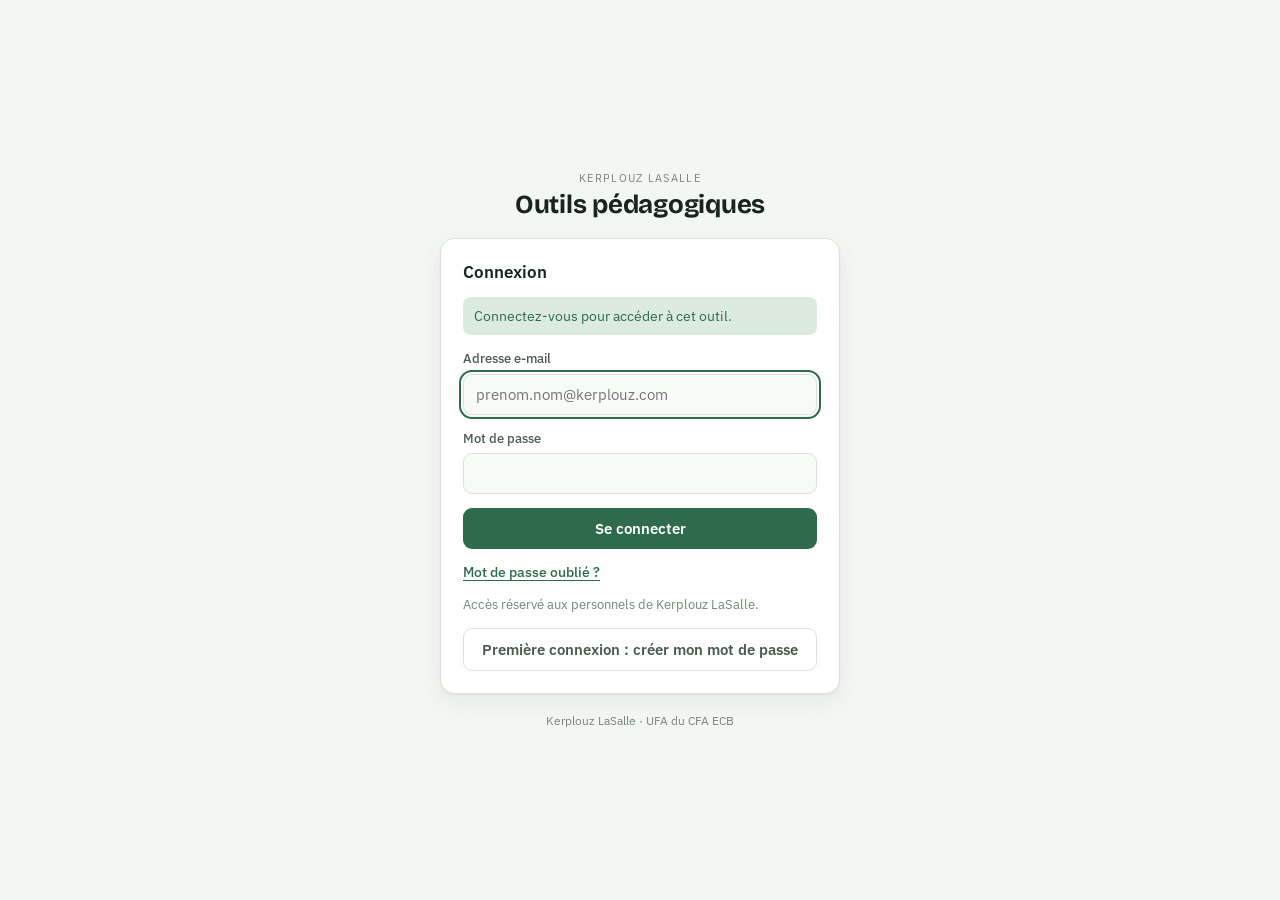
<file: UC/index.html>
<!doctype html>
<html lang="fr"><head><meta charset="utf-8"><meta name="viewport" content="width=device-width,initial-scale=1">
<title>Saisie UC</title>
<link rel="preconnect" href="https://fonts.googleapis.com">
<link rel="preconnect" href="https://fonts.gstatic.com" crossorigin>
<link rel="stylesheet" href="https://fonts.googleapis.com/css2?family=Bricolage+Grotesque:opsz,wght@12..96,700&family=IBM+Plex+Sans:wght@400;500;600&display=swap">
<style>
:root{--bg:#F4F6F3;--surface:#FFFFFF;--line:#DCE2D9;--ink:#18241E;--ink-2:#4A5A51;--ink-3:#76857C;--accent:#2E6A4B;--accent-soft:#DCEBDF;--c:#6E9A3A;
  --danger:#A8412F;--danger-soft:#F6DED8;--warn:#7A5410;--warn-soft:#FFF6E5;
  --display:"Bricolage Grotesque",ui-sans-serif,system-ui,sans-serif;--body:"IBM Plex Sans",ui-sans-serif,system-ui,-apple-system,"Segoe UI",sans-serif}
*{box-sizing:border-box}[hidden]{display:none!important}
body{margin:0;background:var(--bg);color:var(--ink);font:14.5px/1.5 var(--body);padding-inline:16px}
main{max-width:1240px;margin:0 auto;padding-block:22px 60px;display:flex;flex-direction:column;gap:16px}
a{color:var(--accent)}
.head{display:flex;flex-wrap:wrap;gap:12px;align-items:flex-end;justify-content:space-between}
.head .t{display:flex;flex-direction:column;gap:3px}
.eyebrow{font-size:11px;letter-spacing:.12em;text-transform:uppercase;color:var(--ink-3)}
h1{font:700 26px/1.15 var(--display);margin:0;letter-spacing:-.01em}
.me{display:flex;align-items:center;gap:10px;font-size:13px;color:var(--ink-2)}
.me a{font-weight:600;text-decoration:none;border:1px solid var(--line);background:var(--surface);border-radius:99px;padding:6px 12px}
.banner{background:var(--warn-soft);border:1px solid #F0DDB5;color:var(--warn);border-radius:10px;padding:10px 14px;font-size:13.5px}
.bar{display:flex;flex-wrap:wrap;gap:10px;align-items:center;background:var(--surface);border:1px solid var(--line);border-radius:12px;padding:10px 12px}
.bar label{font-size:12.5px;color:var(--ink-3);font-weight:500}
select,input[type=date]{font:14px var(--body);color:var(--ink);background:#F8FAF7;border:1px solid var(--line);border-radius:8px;padding:7px 9px;max-width:100%}
button{font:600 13.5px var(--body);border:0;border-radius:8px;padding:8px 12px;background:var(--accent);color:#fff;cursor:pointer}
button.ghost{background:var(--surface);color:var(--ink-2);border:1px solid var(--line)}
button.small{font-size:12px;padding:5px 9px}
button:disabled{opacity:.5;cursor:default}
:focus-visible{outline:2px solid var(--accent);outline-offset:2px}
.seg{display:inline-flex;border:1px solid var(--line);border-radius:9px;overflow:hidden}
.seg button{border-radius:0;background:var(--surface);color:var(--ink-2);font-weight:500}
.seg button[aria-pressed=true]{background:var(--ink);color:#fff}
.sp{flex:1}
.status{font-size:12.5px;color:var(--ink-3);min-width:120px;text-align:right}
.status.err{color:var(--danger)}
.card{background:var(--surface);border:1px solid var(--line);border-radius:12px;padding:16px}
.empty{color:var(--ink-3);text-align:center;padding:30px}
table{border-collapse:collapse;width:100%}
.list th,.list td{padding:9px 10px;border-bottom:1px solid var(--line);text-align:left;vertical-align:middle}
.list th{font-size:12px;color:var(--ink-3);font-weight:600;text-transform:uppercase;letter-spacing:.04em}
.prog{display:flex;align-items:center;gap:8px;font-size:12.5px;color:var(--ink-2)}
.prog i{display:block;width:120px;height:7px;border-radius:9px;background:#EDF1EB;overflow:hidden}
.prog i b{display:block;height:100%;background:var(--c)}
.info{display:grid;grid-template-columns:repeat(auto-fit,minmax(220px,1fr));gap:6px 18px;font-size:13.5px;margin-bottom:12px}
.info div span{color:var(--ink-3)}
.doc{table-layout:fixed}
.doc th{background:#EEF3EF;font-size:12px;font-weight:600;color:var(--ink-2);padding:8px;border:1px solid #C9D3C6;text-align:left;vertical-align:bottom}
.doc td{border:1px solid #C9D3C6;padding:8px;vertical-align:top;font-size:13px}
.doc td.ci{background:#F8FAF7}
.d4 td{vertical-align:middle}
.zones{display:flex;flex-wrap:wrap;gap:6px;margin:0 0 12px}
.zones button,.zones a{font:600 13px var(--body);border:1px solid var(--line);background:var(--surface);color:var(--ink-2);border-radius:999px;padding:7px 14px;text-decoration:none;cursor:pointer}
.zones button[aria-current=true]{background:var(--ink);color:#fff;border-color:var(--ink)}
.acq{display:inline-block;font-weight:600;font-size:11.5px;border-radius:99px;padding:1px 8px;background:#EEF2EC;color:var(--ink-2)}
.acq.oui{background:var(--accent-soft);color:var(--accent)}.acq.non{background:#FBEAEA;color:#A33}
.cell.ro textarea{background:#F4F6F3;color:var(--ink-2)}
.chips{display:flex;flex-wrap:wrap;gap:6px;margin:0 0 14px}.chips span{font-size:12.5px;border:1px solid var(--line);border-radius:99px;padding:3px 10px;background:#F8FAF7}
.mois{font:600 14px var(--body);margin:18px 0 6px}
.cal{table-layout:fixed;width:100%}
.cal td.j{white-space:nowrap;font-weight:600}
.pin{display:flex;align-items:center;gap:4px;margin:0 0 4px}.pin input{font-size:12px;padding:3px 4px;width:128px}.pin span{color:var(--ink-3)}
.doc td.ci b{display:block}
.doc .ind{color:var(--ink-2);white-space:pre-line}
.doc .crt{font-weight:600}
.cell{display:flex;flex-direction:column;gap:4px}
textarea{font:13px/1.45 var(--body);color:var(--ink);background:#FCFDFB;border:1px solid var(--line);border-radius:7px;padding:6px 8px;width:100%;min-height:62px;resize:vertical}
textarea:focus{background:#fff}
.meta{display:flex;flex-wrap:wrap;gap:4px 8px;align-items:center;font-size:11.5px;color:var(--ink-3)}
.meta button{background:none;color:var(--accent);padding:0;font-weight:500;font-size:11.5px;text-decoration:underline;text-underline-offset:2px}
.meta select{font-size:12px;padding:3px 6px}
.ok{color:var(--accent);font-weight:600}.ko{color:var(--danger);font-weight:600}
.valide{font-weight:600;color:var(--accent)}
.tot{margin-top:12px}
.tot h3{font-size:13px;margin:0 0 6px}
.sug{position:fixed;inset:0;background:rgba(24,36,30,.35);display:flex;align-items:center;justify-content:center;padding:16px;z-index:50}
.sug .box{background:#fff;border-radius:12px;max-width:640px;width:100%;max-height:80vh;overflow:auto;padding:16px;display:flex;flex-direction:column;gap:10px}
.sug h2{font-size:16px;margin:0}
.sug ul{list-style:none;margin:0;padding:0;display:flex;flex-direction:column;gap:8px}
.sug li button{display:block;width:100%;text-align:left;background:#F8FAF7;color:var(--ink);border:1px solid var(--line);font-weight:400;font-size:13px;line-height:1.45}
.sug li button:hover{border-color:var(--accent)}
.sug li small{display:block;color:var(--ink-3);margin-top:3px}
.toast{position:fixed;bottom:18px;left:50%;transform:translateX(-50%);background:var(--ink);color:#fff;border-radius:9px;padding:9px 14px;font-size:13.5px;z-index:60;max-width:90vw}
.print-only{display:none}
/* Format officiel des documents 4 et 5 (export EvalUc / DRAAF-SRFD Bretagne) */
@font-face{font-family:"DejaVu Sans Condensed";src:url(/fonts/DejaVuSansCondensed.woff) format("woff");font-weight:400}
@font-face{font-family:"DejaVu Sans Condensed";src:url(/fonts/DejaVuSansCondensed-Bold.woff) format("woff");font-weight:700}
@font-face{font-family:"DejaVu Serif Condensed";src:url(/fonts/DejaVuSerifCondensed.woff) format("woff");font-weight:400}
@font-face{font-family:"DejaVu Serif Condensed";src:url(/fonts/DejaVuSerifCondensed-Bold.woff) format("woff");font-weight:700}
@font-face{font-family:"DejaVu Serif Condensed";src:url(/fonts/DejaVuSerifCondensed-Italic.woff) format("woff");font-style:italic}
.off{--vert:#3C7D15;font-family:"DejaVu Sans Condensed","Arial Narrow",Arial,sans-serif;color:#000}
.off .dhead{font:italic 12px "DejaVu Serif Condensed",Georgia,serif;color:#000;margin:0 0 10px}.off .dhead .c{text-align:center}.off .dhead .r{text-align:right}
.off .dbox{margin:0 0 14px}.off .dbox td{border:1px solid #000;padding:4px 8px;font:700 14px "DejaVu Serif Condensed",Georgia,serif;text-align:center;width:40%}.off .dbox td+td{width:60%}
.off .dtitre{font:700 14px "DejaVu Sans Condensed",Arial,sans-serif;text-align:left;border:0;background:none;padding:0;margin:0 0 8px}
.off .dinfo{margin:0 0 16px}.off .dinfo td{border:1px solid #000;padding:2px 4px;vertical-align:middle;background:none}
.off .doc th{background:var(--vert);color:#fff;font-weight:700;text-align:center;vertical-align:middle;border:1px solid #000;padding:5px 4px}
.off .doc td{border:1px solid #000;vertical-align:middle;background:none}
.off .doc td.c{text-align:center}
.off .doc .crt{font-weight:400}
.off .doc td.rap{padding:0}.off .rc{padding:3px 4px;border-top:1px solid #000}.off .rc:first-child{border-top:0}
.off .dtot{margin-top:22px}.off .dtot th{font-size:12.5px;background:var(--vert);color:#fff;text-align:left;font-weight:700;padding:5px 4px;border:1px solid #000}.off .dtot td{border:1px solid #000;padding:4px;height:70px;vertical-align:top}
.off .sign{display:flex;gap:20%;margin:18px 0 0;font:14px "DejaVu Serif Condensed",Georgia,serif}
.meta .edit{background:var(--surface);color:var(--ink);border:1px solid var(--line);border-radius:6px;padding:2px 9px;text-decoration:none;font-weight:600}
.meta .edit:disabled{opacity:.45;cursor:not-allowed}
.cell.edit textarea{background:#fff;border-color:var(--accent);box-shadow:0 0 0 2px var(--accent-soft)}
.cell textarea[readonly]{background:#F7F8F6;cursor:default}
.bloc{color:#A33;font-size:11px}
@media (max-width:760px){
  .doc,.doc thead,.doc tbody,.doc tr,.doc td{display:block;width:100%}
  .doc thead{display:none}
  .doc td{border-width:0 0 1px}
  .doc td[data-l]::before{content:attr(data-l);display:block;font-size:11px;color:var(--ink-3);font-weight:600;text-transform:uppercase}
  .prog i{width:70px}
}
@media print{
  @page{margin:9mm 8mm 13mm;@bottom-left{content:"UFA Kerplouz LaSalle - AURAY";font:10.5pt "DejaVu Serif Condensed",Georgia,serif}@bottom-right{content:counter(page) "/" counter(pages);font:10.5pt "DejaVu Serif Condensed",Georgia,serif}}
  body{background:#fff;padding:0;font-size:10.5pt}
  main{max-width:none;padding:0}
  .noprint,.head,.bar,.banner,.meta,.toast{display:none!important}
  .card{border:0;padding:0}
  textarea,input[type=date]{display:none}
  .print-only{display:block;white-space:pre-wrap}
  .doc th,.doc td{border-color:#000}
  .doc tr{break-inside:avoid}
  .off{font-size:8.5pt;line-height:1.28}
  .off .dhead{font-size:9pt;margin-bottom:8pt}.off .dbox td{font-size:10.5pt;padding:2pt 6pt}.off .dbox{margin-bottom:10pt}
  .off .dtitre{font-size:10.5pt;margin:0 0 6pt}.off .dinfo{font-size:9pt;margin-bottom:10pt}.off .dinfo td{padding:0 3pt}
  .off .doc th{font-size:8.5pt;padding:3pt 2pt}.off .doc td{font-size:8.5pt;padding:1pt 2pt}.off .rc{padding:1pt 2pt}
  .off .dtot{margin-top:16pt}.off .dtot th{font-size:8.5pt;padding:3pt 2pt}.off .dtot td{height:14mm;font-size:8.5pt}
  .off .sign{font-size:10.5pt;margin-top:14pt}
  .off .doc .ind{color:#000}.off .print-only{white-space:pre-wrap}
  .off .doc th,.off .dtot th{background:#3C7D15!important;color:#fff!important;-webkit-print-color-adjust:exact;print-color-adjust:exact}
  .ptitle{display:block!important;text-align:center;font-weight:700;border:1px solid #000;padding:5px;margin:4px 0 8px}
}
.dhead{width:100%;font-size:12px;font-style:italic;color:var(--ink-2);margin-bottom:6px}
.dhead td{padding:2px 0}
.dtitre{text-align:center;font-weight:700;font-size:15px;border:1px solid #9aa79a;background:#F4F7F3;padding:6px;margin:4px 0 0}
.dbox{width:100%;margin:0 0 8px}.dbox td{border:1px solid #9aa79a;border-top:0;padding:6px 8px;font-size:13.5px}
.dinfo{width:100%;margin:0 0 12px;font-size:13px}.dinfo th,.dinfo td{border:1px solid #C9D3C6;padding:6px 8px;text-align:left;vertical-align:middle}
.dinfo th{background:#EEF3EF;font-weight:600}
.grp{font-size:12.5px;color:var(--ink-3);margin:-4px 0 10px}
.h2{font:600 15px var(--body);margin:0 0 8px}.h2 small{font-weight:400;color:var(--ink-3);font-size:12.5px}
.dash{margin-bottom:22px}.dash input{font-size:13px;padding:5px 7px}
.pill{display:inline-block;font-size:11.5px;border-radius:99px;padding:1px 8px;background:#EEF2EC;color:var(--ink-2)}.pill.ok{background:var(--accent-soft);color:var(--accent)}
.print-conv-only{display:none}
.editions{display:flex;flex-wrap:wrap;gap:8px;margin:0 0 20px}
.gtab{width:100%;border-collapse:collapse;table-layout:fixed}.gtab th,.gtab td{border:1px solid #000;padding:5px 7px;font-size:10pt;vertical-align:top;text-align:left}
.gtab th{background:#eee}.gtab td.c{text-align:center;font-weight:600}
@media print{
  body.print-conv main>*:not(#conv){display:none!important}
  body.print-lot main>*:not(#lot){display:none!important}
  body.print-lot #lot{display:block}
  .lot{break-after:page}
  .lot .noprint{display:none!important}
  body.print-conv #conv{display:block}
  .cpage{break-after:page;font-size:11pt;line-height:1.45;padding:4mm 6mm}
  .cetab{font-weight:700;margin:0}.cdest{text-align:right;margin:0 0 8mm}.cdate{text-align:right}
  .ctab{width:100%;border-collapse:collapse;margin:4mm 0}.ctab th,.ctab td{border:1px solid #000;padding:5px 8px;text-align:left;font-size:10.5pt}.ctab th{width:32%;background:#eee}
  .csign{margin:10mm 0 0 55%}
}
.sr{position:absolute;width:1px;height:1px;overflow:hidden;clip:rect(0 0 0 0)}
@media print{
  .dtitre,.dbox td,.dinfo th,.dinfo td,.doc th,.doc td{border-color:#000!important;background:none!important}
  .dhead{color:#000}
  .grp{display:none}
}
</style><style id="pageSize">@page{size:A4 landscape}</style></head><body>
<main>
  <div class="head">
    <div class="t"><span class="eyebrow">Kerplouz LaSalle · Unités capitalisables</span><h1 id="titreZ">Unités capitalisables</h1></div>
    <div class="me"><span id="who"></span><a href="/#evaluations">← Évaluations</a></div>
  </div>
  <nav class="zones noprint" id="zones" aria-label="Zones" hidden>
    <button type="button" data-z="tdb">Tableau de bord</button>
    <button type="button" data-z="saisie">Saisie des documents 4 et 5</button>
    <button type="button" data-z="coord" hidden>Coordination</button>
    <button type="button" data-z="cal">Calendrier des épreuves</button>
    <a href="/UC/param.html" id="lnkParam" hidden>Plans d'évaluation</a>
  </nav>
  <div class="banner" id="fictif" hidden>Essai : référentiel et candidats <b>fictifs</b>, en attendant l'import des référentiels d'EvalUc. Aucune donnée d'apprenti réel.</div>
  <div class="banner" id="msg" hidden></div>

  <div class="bar noprint" id="bar" hidden>
    <label for="selClasse">Classe</label><select id="selClasse"></select>
    <span id="navGrp" hidden><label for="selGrp">Groupe</label> <select id="selGrp"></select></span>
    <div class="seg" role="group" aria-label="Vue">
      <button type="button" data-v="doc4" aria-pressed="false">Document 4</button>
      <button type="button" data-v="doc5" aria-pressed="false">Document 5</button>
    </div>
    <span id="navCand" hidden>
      <button type="button" class="ghost small" id="prev" aria-label="Candidat précédent">◀</button>
      <select id="selCand" aria-label="Candidat"></select>
      <button type="button" class="ghost small" id="next" aria-label="Candidat suivant">▶</button>
    </span>
    <span id="navEpr" hidden><label for="selEpr">Épreuve</label> <select id="selEpr"></select></span>
    <span class="sp"></span>
    <span class="status" id="status" aria-live="polite"></span>
    <button type="button" class="ghost" id="btnPrint" hidden>Imprimer</button>
    <button type="button" class="ghost" id="btnXl" hidden title="Document de ce candidat au format Excel (toutes les épreuves pour le document 4)">Excel</button>
    <button type="button" class="ghost" id="btnPdf" hidden title="Document de ce candidat en PDF, mise en page des grilles officielles">PDF</button>
  </div>

  <section class="card" id="view"><p class="empty">Chargement…</p></section>
  <div id="conv" class="print-conv-only"></div>
  <div id="lot" class="print-conv-only"></div>
</main>
<div class="sug" id="sug" hidden role="dialog" aria-modal="true" aria-labelledby="sugT"><div class="box">
  <h2 id="sugT">Appréciations déjà utilisées</h2><p class="meta" id="sugRappel" style="font-size:12.5px"></p>
  <ul id="sugList"></ul>
  <button type="button" class="ghost" id="sugClose">Fermer</button>
</div></div>
<script>
"use strict";
const SB="https://olqclfsywasktwirswpb.supabase.co",KEY="sb_publishable_Qry6l1DGbG9IkLtGT7CF4w_OyP4rI8x",SKEY="kep.session";
const $=s=>document.querySelector(s),$$=s=>[...document.querySelectorAll(s)];
const esc=t=>String(t==null?"":t).replace(/[&<>"]/g,c=>({"&":"&amp;","<":"&lt;",">":"&gt;",'"':"&quot;"}[c]));
const frDate=iso=>iso?new Date(iso.length===10?iso+"T12:00:00":iso).toLocaleDateString("fr-FR"):"";
const frDH=iso=>iso?new Date(iso).toLocaleString("fr-FR",{day:"numeric",month:"short",hour:"2-digit",minute:"2-digit"}):"";
let session=null;
function ls(k,v){try{if(v===undefined)return JSON.parse(localStorage.getItem(k)||"null");v==null?localStorage.removeItem(k):localStorage.setItem(k,JSON.stringify(v));}catch(e){return null;}}
async function api(path,{method="GET",body,prefer}={}){
  if(!await frais())throw Object.assign(new Error("Session expirée : reconnectez-vous depuis la page d'accueil."),{status:401});
  const h={apikey:KEY,"Content-Type":"application/json",Authorization:"Bearer "+session.access_token};if(prefer)h.Prefer=prefer;
  const r=await fetch(SB+path,{method,headers:h,body:body?JSON.stringify(body):undefined});
  const t=await r.text();let d=null;try{d=t?JSON.parse(t):null;}catch(e){d=t;}
  if(!r.ok)throw Object.assign(new Error((d&&(d.message||d.msg||d.error))||("Erreur "+r.status)),{status:r.status});
  return d;}
const rpc=(n,b)=>api("/rest/v1/rpc/"+n,{method:"POST",body:b||{}});
async function frais(){session=session||ls(SKEY);if(!session)return false;
  if(session.expires_at-60>Date.now()/1000)return true;
  try{const r=await fetch(SB+"/auth/v1/token?grant_type=refresh_token",{method:"POST",headers:{apikey:KEY,"Content-Type":"application/json"},body:JSON.stringify({refresh_token:session.refresh_token})});
    if(!r.ok)throw 0;const t=await r.json();
    session=Object.assign(session,{access_token:t.access_token,refresh_token:t.refresh_token,expires_at:t.expires_at?+t.expires_at:Math.floor(Date.now()/1000)+(+t.expires_in||3600)});
    ls(SKEY,session);document.cookie="kep_at="+session.access_token+"; Path=/; Max-Age="+Math.max(60,session.expires_at-Math.floor(Date.now()/1000))+"; Secure; SameSite=Lax";return true;
  }catch(e){return false;}}
function toast(m){const t=document.createElement("div");t.className="toast";t.textContent=m;document.body.appendChild(t);setTimeout(()=>t.remove(),4200);}
function statut(m,err){const s=$("#status");s.textContent=m||"";s.classList.toggle("err",!!err);}

/* ---------- État ---------- */
const S={classes:[],classe:null,ref:null,ucs:[],cis:[],crs:[],epreuves:[],epCis:[],cands:[],valid:[],saisies:new Map(),vue:"doc4",zone:"tdb",tdb:ls("uc.tdb")||"epr",ong:ls("uc.ong")||{},droits:{},aff:[],affPlan:[],cand:null,epr:null,moi:""};
const kS=(c,n,r)=>c+"|"+n+"|"+r;
const byOrd=(a,b)=>(a.ordre-b.ordre)||String(a.code).localeCompare(String(b.code),"fr",{numeric:true});

async function init(){
  if(!await frais()){location.href="/?next="+encodeURIComponent(location.pathname);return;}
  try{
    const d=await rpc("mes_droits");S.moi=((d.prenom||"")+" "+(d.nom||"")).trim()||d.email||"";$("#who").textContent=S.moi;
    S.admin=!!d.admin;
    let ac;[S.classes,S.aff,ac]=await Promise.all([rpc("uc_mes_classes"),rpc("uc_mes_affectations").catch(()=>[]),rpc("uc_acces").catch(()=>({}))]);
    S.resp=!!(ac&&ac.resp);$("#lnkParam").hidden=!S.resp;S.classes=S.classes||[];S.aff=S.aff||[];
  }catch(e){return erreur(e);}
  const q0=new URLSearchParams(location.search).get("vue")||"";
  S.zone=["doc4","doc5"].includes(q0)?"saisie":["tdb","coord","cal","saisie"].includes(q0)?q0:"tdb";if(q0==="doc5")S.vue="doc5";
  {const og=new URLSearchParams(location.search).get("ong");if(og&&/^[a-z]+$/.test(og))S.ong[S.zone]=og;}
  $("#zones").hidden=false;$('[data-z="coord"]').hidden=!(S.resp||S.classes.some(c=>c.referent||c.coord));
  const avec=S.classes.filter(c=>c.plan_id);
  if(S.zone==="cal"&&!avec.length)return render();
  if(!avec.length){$("#view").innerHTML=`<p class="empty">Aucune de vos classes n'a encore de plan d'évaluation en UC.</p>`;return;}
  // A, B, C… sont des groupes d'une même classe : CAPaJP1-A, CAPaJP1-B → classe CAPaJP1
  S.bases=[];for(const c of avec){const b=baseDe(c.code);let x=S.bases.find(y=>y.code===b);
    if(!x){x={code:b,libelle:c.libelle.replace(/\s*-\s*[A-Za-z]$/,""),groupes:[]};S.bases.push(x);}
    x.groupes.push({code:c.code,lettre:c.groupe||lettreDe(c.code),plan_id:c.plan_id,referentiel:c.referentiel,cohorte:c.cohorte,referent:!!c.referent,coord:!!c.coord});}
  $("#selClasse").innerHTML=S.bases.map(b=>`<option value="${esc(b.code)}">${esc(b.libelle)}</option>`).join("");
  const q=new URLSearchParams(location.search),mem=ls("uc.classe");
  const pre=[q.get("classe")&&baseDe(q.get("classe")),mem].find(x=>S.bases.some(b=>b.code===x))||S.bases[0].code;
  $("#selClasse").value=pre;$("#bar").hidden=false;
  await chargerClasse(pre);
}
const baseDe=code=>String(code).replace(/-[A-Za-z]$/,""),lettreDe=code=>(String(code).match(/-([A-Za-z])$/)||[])[1]||"";
const candsVis=()=>S.grp?S.cands.filter(c=>c.groupe===S.grp):S.cands;
function erreur(e){$("#view").innerHTML=`<p class="empty">${esc(e.message)}</p>`;}

async function chargerClasse(code){
  S.classe=S.bases.find(b=>b.code===code);ls("uc.classe",code);statut("Chargement…");
  const G=S.classe.groupes;S.grp=G.some(g=>g.lettre===S.grp)?S.grp:"";
  $("#navGrp").hidden=G.length<2;
  $("#selGrp").innerHTML=`<option value="">Tous les groupes</option>`+G.map(g=>`<option value="${esc(g.lettre)}">Groupe ${esc(g.lettre||g.code)}</option>`).join("");
  $("#selGrp").value=S.grp;
  try{
    const pl=G[0].plan_id,ref=G[0].referentiel,coh=G[0].cohorte;
    const [refs,ucs,eps,cands,plans,dates,pers]=await Promise.all([
      api(`/rest/v1/uc_referentiels?code=eq.${encodeURIComponent(ref)}`),
      api(`/rest/v1/uc_ucs?referentiel=eq.${encodeURIComponent(ref)}&order=ordre,code`),
      api(`/rest/v1/uc_epreuves?plan_id=eq.${pl}&order=ordre,code`),
      api(`/rest/v1/uc_candidats?referentiel=eq.${encodeURIComponent(ref)}&cohorte=eq.${encodeURIComponent(coh)}&order=groupe,ordre,nom,prenom`),
      api(`/rest/v1/uc_plans?id=eq.${pl}`),
      Promise.resolve([]),
      S.pers?Promise.resolve(S.pers):rpc("uc_personnel").catch(()=>[])]);
    [S.droits,S.affPlan]=await Promise.all([rpc("uc_mes_droits_plan",{p_plan:pl}),api(`/rest/v1/uc_affectations?plan_id=eq.${pl}`)]);S.droits=S.droits||{};
    S.ref=refs[0]||{};S.plan=plans[0]||{};S.dates=dates;S.pers=pers;S.cohorte=coh;S.ucs=ucs;S.epreuves=eps;S.cands=cands;
    const ucIds=ucs.map(u=>u.id).join(",")||"0",epIds=eps.map(e=>e.id).join(",")||"0",cIds=cands.map(c=>c.id).join(",");
    S.cis=await api(`/rest/v1/uc_cis?uc_id=in.(${ucIds})&order=ordre,code`);
    const ciIds=S.cis.map(c=>c.id).join(",")||"0";
    // Dates rattachées à la cohorte (épreuves du plan) et au groupe : elles suivent le passage de 1re en 2e année
    S.dates=await api(`/rest/v1/uc_dates?epreuve_id=in.(${epIds})`);
    const [crs,epc,val,sai]=await Promise.all([
      api(`/rest/v1/uc_crs?ci_id=in.(${ciIds})&order=ordre,id`),
      api(`/rest/v1/uc_epreuve_cis?epreuve_id=in.(${epIds})`),
      cIds?api(`/rest/v1/uc_validations?candidat=in.(${cIds})`):[],
      cIds?api(`/rest/v1/uc_saisies?candidat=in.(${cIds})`):[]]);
    S.crs=crs;S.epCis=epc;S.valid=val;S.saisies=new Map(sai.map(s=>[kS(s.candidat,s.niveau,s.ref_id),s]));
  }catch(e){statut("");return erreur(e);}
  $("#fictif").hidden=!(S.ref.fictif||S.cands.some(c=>c.fictif));
  $("#fictif").innerHTML=S.ref.fictif?"Essai : référentiel et candidats <b>fictifs</b>. Aucune donnée d'apprenti réel."
    :"Référentiel et plan d'évaluation réels ; candidats <b>fictifs</b> pour les essais, en attendant l'accord pour les données des apprentis.";
  majCands();
  $("#selEpr").innerHTML=S.epreuves.map(e=>`<option value="${e.id}">${esc(e.code+" · "+e.nom)}</option>`).join("");
  if(!S.epreuves.some(e=>e.id===S.epr))S.epr=S.epreuves[0]&&S.epreuves[0].id;
  statut("");render();
}

function majCands(){const L=candsVis(),plusieurs=S.classe.groupes.length>1&&!S.grp;
  $("#selCand").innerHTML=L.map(c=>`<option value="${c.id}">${esc(c.nom+" "+c.prenom)}${plusieurs&&c.groupe?" ("+esc(c.groupe)+")":""}</option>`).join("");
  if(!L.some(c=>c.id===S.cand))S.cand=L[0]&&L[0].id;}
/* ---------- Référentiel ---------- */
const ucDe=ci=>S.ucs.find(u=>u.id===ci.uc_id)||{};
const cisEpreuve=ep=>S.epCis.filter(x=>x.epreuve_id===ep).map(x=>S.cis.find(c=>c.id===x.ci_id)).filter(Boolean)
  .sort((a,b)=>byOrd(ucDe(a),ucDe(b))||byOrd(a,b));
const crHtml=r=>{const [t,...d]=String(r.nom||"").split("\n");return `<span class="crt">${esc(t)}</span>${d.length?"<br>"+esc(d.join(" ")):""}`;};
const crsDe=ci=>S.crs.filter(r=>r.ci_id===ci.id).sort(byOrd);
const epreuveDe=ci=>S.epreuves.find(e=>S.epCis.some(x=>x.epreuve_id===e.id&&x.ci_id===ci.id));
const validation=(cand,uc)=>S.valid.find(v=>v.candidat===cand&&v.uc_id===uc);
const sai=(c,n,r)=>S.saisies.get(kS(c,n,r));
const rempli=(c,n,r)=>{const s=sai(c,n,r);return !!(s&&(s.texte.trim()||(n==="cr"&&s.acquis!=null)));};
// Droit d'écrire (même règle que uc_ecrire côté base) : UC affectée au formateur
function peut(n,r){const D=S.droits||{};if(D.admin)return true;const U=D.ucs||[],E=D.epreuves||[];
  const respCI=ci=>S.epCis.some(x=>x.ci_id===ci&&E.includes(x.epreuve_id));
  if(n==="epreuve")return E.includes(r)||S.epCis.some(x=>x.epreuve_id===r&&U.includes((S.cis.find(c=>c.id===x.ci_id)||{}).uc_id));
  if(n==="uc")return U.includes(r)||S.cis.some(ci=>ci.uc_id===r&&respCI(ci.id));
  const ci=n==="cr"?(S.crs.find(x=>x.id===r)||{}).ci_id:r,c=S.cis.find(x=>x.id===ci)||{};
  return U.includes(c.uc_id)||respCI(ci);}
const objectifs=()=>S.ref.structure==="objectifs";

function progression(c){
  let fait4=0,tot4=0;
  for(const ep of S.epreuves){for(const ci of cisEpreuve(ep.id)){if(validation(c,ci.uc_id))continue;
      for(const cr of crsDe(ci)){tot4++;if(rempli(c,"cr",cr.id))fait4++;}
      tot4++;if(rempli(c,"ci",ci.id))fait4++;}
    tot4++;if(rempli(c,"epreuve",ep.id))fait4++;}
  let fait5=0,tot5=0;
  for(const u of S.ucs){if(validation(c,u.id))continue;tot5++;if(rempli(c,"uc",u.id))fait5++;}
  return {fait4,tot4,fait5,tot5};
}
const barre=(f,t)=>`<span class="prog"><i><b style="width:${t?Math.round(f/t*100):0}%"></b></i>${f}/${t}</span>`;

/* ---------- Vues ---------- */
const ZONES={tdb:"Tableau de bord UC",saisie:"Saisie UC : documents 4 et 5",coord:"Coordination UC",cal:"Calendrier des épreuves UC"};
function render(){
  $$("#zones [data-z]").forEach(b=>b.setAttribute("aria-current",String(b.dataset.z===S.zone)));
  $("#titreZ").textContent=ZONES[S.zone];document.title=ZONES[S.zone];
  const sa=S.zone==="saisie";$("#bar").hidden=S.zone==="cal"||!S.classe;
  $(".seg").hidden=!sa;$("#navCand").hidden=!sa;$("#navEpr").hidden=!(sa&&S.vue==="doc4");$("#btnPrint").hidden=true;$("#btnXl").hidden=$("#btnPdf").hidden=!sa;
  $$(".seg button").forEach(b=>b.setAttribute("aria-pressed",String(b.dataset.v===S.vue)));
  $("#selCand").value=S.cand||"";$("#selEpr").value=S.epr||"";
  if(S.zone==="cal")return renderCal();
  if(!S.classe){$("#view").innerHTML=`<p class="empty">Aucune de vos classes n'a encore de plan d'évaluation en UC.</p>`;return;}
  if(S.zone==="tdb")return renderTdb();
  if(S.zone==="coord")return renderListe();
  if(!candsVis().length){$("#view").innerHTML=`<p class="empty">Aucun candidat dans ce groupe.</p>`;return;}
  S.vue==="doc4"?renderDoc4():renderDoc5();
}
const nomPers=e=>{const p=(S.pers||[]).find(x=>x.email===e);return p?p.nom:(e||"");};
const dateDe=(ep,cl)=>S.dates.find(d=>d.epreuve_id===ep&&(d.groupe||"")===lettreDe(cl))||{};
function avancementEpreuve(ep,cands){let f=0,t=0;const cis=cisEpreuve(ep.id);
  for(const c of cands){for(const ci of cis){if(validation(c.id,ci.uc_id))continue;for(const cr of crsDe(ci)){t++;if(rempli(c.id,"cr",cr.id))f++;}t++;if(rempli(c.id,"ci",ci.id))f++;}t++;if(rempli(c.id,"epreuve",ep.id))f++;}
  return [f,t];}
function renderListe(){
  const L=candsVis(),grpCol=S.classe.groupes.length>1;
  const G=S.grp?S.classe.groupes.filter(g=>g.lettre===S.grp):S.classe.groupes,perEdit=S.resp||S.classe.groupes.some(g=>g.referent);
  let ep=`<h2 class="h2">Épreuves du plan${S.plan.agree_le?" agréé le "+esc(frDate(S.plan.agree_le)):""} <small>cohorte ${esc(S.cohorte)} · le référent pose les périodes prévisionnelles puis la date réelle, au plus tard 15 jours avant</small></h2>
    <table class="list dash"><thead><tr><th>Épreuve</th><th>Périodes agréées</th>${G.length>1?"<th>Groupe</th>":""}<th>Date</th><th>Heure</th><th>Min./cand.</th><th>Lieu</th><th>Saisies</th></tr></thead><tbody>`;
  for(const e of S.epreuves)G.forEach((g,i)=>{const d=dateDe(e.id,g.code),cg=S.cands.filter(c=>c.groupe===g.lettre),[f,t]=avancementEpreuve(e,cg),ed=g.referent;
    const k=`data-ep="${e.id}" data-cl="${esc(g.code)}"`;
    ep+=`<tr>${i===0?`<td rowspan="${G.length}"><b>${esc(e.code)}</b> ${esc(e.nom)}</td><td rowspan="${G.length}" class="per">${perEdit?perInputs(e):perTxt(e)||'<span class="meta">non renseignées</span>'}</td>`:""}
      ${G.length>1?`<td>${esc(g.lettre)}</td>`:""}
      <td>${ed?`<input type="date" ${k} data-d="jour" value="${esc(d.jour||"")}" aria-label="Date ${esc(e.code)}">`:esc(frDate(d.jour))||"—"}<div>${echeance(e,d)}</div></td>
      <td>${ed?`<input type="time" ${k} data-d="heure" value="${esc(d.heure||"08:15")}" aria-label="Heure ${esc(e.code)}">`:esc((d.heure||"08:15").replace(":","h"))}</td>
      <td>${ed?`<input type="number" min="0" step="5" style="width:70px" ${k} data-d="duree" value="${esc(d.duree||0)}" aria-label="Minutes par candidat">`:esc(d.duree||"—")}</td>
      <td>${ed?`<input type="text" ${k} data-d="lieu" value="${esc(d.lieu||"")}" placeholder="UFA Kerplouz LaSalle Auray" aria-label="Lieu">`:esc(d.lieu||"UFA Kerplouz LaSalle Auray")}</td>
      <td>${barre(f,t)}</td></tr>`;});
  ep+=`</tbody></table>`;
  if(!S.epreuves.length)ep=`<p class="empty">Aucune épreuve dans le plan d'évaluation.</p>`;
  // Convocations : une par candidat et par session de formation (semaine au CFA), toutes les épreuves de la session
  const SS=sessions(G);
  const conv=`<h2 class="h2">Convocations par session de formation <small>éditées par le coordinateur de la filière · une convocation par apprenti pour toutes les épreuves de la session</small></h2>${!SS.length?`<p class="meta" style="margin:0 0 18px">Aucune date fixée pour l'instant.</p>`:
    `<table class="list"><thead><tr>${G.length>1?"<th>Groupe</th>":""}<th>Session</th><th>Épreuves</th><th>Convocations</th><th></th></tr></thead><tbody>${SS.map(x=>{
      const faites=x.items.every(it=>it.d.convoc_le),ed=x.g.coord,k=`data-cl="${esc(x.g.code)}" data-lundi="${x.lundi}"`,lim=ajout(x.items[0].d.jour,-15),auj=AUJ();
      return `<tr>${G.length>1?`<td>${esc(x.g.lettre)}</td>`:""}<td>semaine du ${esc(frDate(x.lundi))}</td>
        <td>${x.items.map(it=>`<b>${esc(it.e.code)}</b> ${esc(new Date(it.d.jour+"T12:00:00").toLocaleDateString("fr-FR",{weekday:"short",day:"numeric",month:"short"}))} ${esc((it.d.heure||"08:15").replace(":","h"))}`).join("<br>")}</td>
        <td>${faites?`<span class="acq oui">faites</span>`:`<span class="acq${lim<=auj?" non":""}">à envoyer avant le ${esc(frDate(lim))}</span>`}</td>
        <td style="text-align:right;white-space:nowrap">${ed?`<button type="button" class="small" data-convs ${k}>Convocations (PDF)</button> <button type="button" class="ghost small" data-convsw ${k} title="Convocations Word modifiables, une par candidat (.zip)">Word</button> ${faites?`<button type="button" class="ghost small" data-convsno ${k}>Annuler</button>`:`<button type="button" class="ghost small" data-convsok ${k}>Marquer faites</button>`}`:""}</td></tr>`;}).join("")}</tbody></table>`}`;
  const edi=`<h2 class="h2">Préparation des jurys · cohorte ${esc(S.cohorte)} <small>fichiers Excel modifiables et PDF</small></h2>
    <table class="list editions-t"><tbody>
      <tr><td><b>Dossier du jury de validation</b><br><small>documents 4 et 5 de chaque candidat et résultat final, en Excel (xls/) et en PDF (pdf/)</small></td><td><button type="button" class="small" data-exp="jury">Tout le dossier (.zip)</button></td></tr>
      <tr><td><b>Documents 4</b><br><small>grille d'évaluation de chaque épreuve, un fichier par candidat, A3 portrait</small></td><td><button type="button" class="ghost small" data-exp="d4zip">Excel + PDF (.zip)</button></td></tr>
      <tr><td><b>Documents 5</b><br><small>tableau récapitulatif par candidat et par UC, A3 portrait</small></td><td><button type="button" class="ghost small" data-exp="d5zip">Excel + PDF (.zip)</button> <button type="button" class="ghost small" data-exp="d5pdf">PDF unique de la cohorte</button></td></tr>
      <tr><td><b>Résultat final</b><br><small>grille de présentation des résultats à la validation, A4 paysage</small></td><td><button type="button" class="ghost small" data-exp="rfx">Excel</button> <button type="button" class="ghost small" data-exp="rfp">PDF</button></td></tr>
      <tr><td><b>Grille par UC</b><br><small>outil interne : propositions argumentées, une feuille par UC</small></td><td><button type="button" class="ghost small" data-exp="gux">Excel</button> <button type="button" class="ghost small" data-exp="gup">PDF</button></td></tr>
    </tbody></table>
    <p class="meta">Mise en page des grilles officielles (export EvalUc) : en-tête et nom du candidat répétés sur chaque page, polices DejaVu. Les fichiers Excel restent modifiables avant le jury.</p>`;
  const nomsUC=u=>S.affPlan.filter(a=>a.uc_id===u.id).map(a=>nomPers(a.email)),
    epsUC=u=>S.epreuves.filter(e=>cisEpreuve(e.id).some(ci=>ci.uc_id===u.id));
  const aff=`<h2 class="h2">Formateurs affectés aux UC <small>${S.resp?`modifiables dans les <a href="/UC/param.html">plans d'évaluation</a>`:"fixés par le responsable pédagogique"}</small></h2>
    <table class="list"><thead><tr><th>UC</th><th>Formateurs affectés</th><th>Épreuves</th></tr></thead><tbody>${
    S.ucs.map(u=>`<tr><td><b>${esc(u.code)}</b> ${esc(u.nom)}</td><td>${esc(nomsUC(u).join(", "))||'<span class="acq non">à affecter</span>'}</td>
      <td>${epsUC(u).map(e=>esc(e.code)).join("<br>")}</td></tr>`).join("")}</tbody></table>`;
  const nbConv=SS.filter(x=>!x.items.every(it=>it.d.convoc_le)).length;
  const [o,tabs]=ongletsHTML("coord",[["dates","Dates des épreuves"],["conv","Convocations"+(nbConv?` <span class="acq non">${nbConv}</span>`:"")],["aff","Formateurs par UC"],["edi","Éditions de la cohorte"]]);
  const strip=h=>h.replace(/^\s*<h2 class="h2">[\s\S]*?<\/h2>/,m=>m.includes("<small>")?`<p class="meta" style="margin:0 0 10px">${m.match(/<small>([\s\S]*?)<\/small>/)[1]}</p>`:"");
  $("#view").innerHTML=tabs+{dates:ep,conv:strip(conv),aff:strip(aff),edi:strip(edi)}[o];
}
/* ---------- Périodes agréées, échéances (15 jours avant) et sessions de formation ---------- */
const perInputs=e=>[1,2,3].map(k=>`<div class="pin"><input type="date" data-per="${e.id}" data-k="p${k}_du" value="${esc(e["p"+k+"_du"]||"")}" aria-label="Période ${k} : début"><span>→</span><input type="date" data-per="${e.id}" data-k="p${k}_au" value="${esc(e["p"+k+"_au"]||"")}" aria-label="Période ${k} : fin"></div>`).join("");
const tPer=new Map();
function majPeriodes(inp){const ep=+inp.dataset.per;clearTimeout(tPer.get(ep));
  tPer.set(ep,setTimeout(async()=>{const v={};$$(`[data-per="${ep}"]`).forEach(x=>v[x.dataset.k]=x.value||null);
    for(const k of [1,2,3])if(v["p"+k+"_du"]&&!v["p"+k+"_au"])v["p"+k+"_au"]=v["p"+k+"_du"];
    statut("Enregistrement…");
    try{await rpc("uc_fixer_periodes",{p_epreuve:ep,...v});Object.assign(S.epreuves.find(x=>x.id===ep),v);S.cal=null;statut("Périodes enregistrées");renderListe();}
    catch(e){statut("Non enregistré : "+e.message.replace(/^(PERIODE|DROIT) : /,""),true);}},900));}
const periodes=e=>[[e.p1_du,e.p1_au],[e.p2_du,e.p2_au],[e.p3_du,e.p3_au]].filter(p=>p[0]).map(p=>({du:p[0],au:p[1]||p[0]}));
const fr2=iso=>new Date(iso+"T12:00:00").toLocaleDateString("fr-FR",{day:"2-digit",month:"2-digit"});
const perTxt=e=>periodes(e).map(p=>p.du===p.au?"le "+esc(frDate(p.du)):"du "+esc(fr2(p.du))+" au "+esc(frDate(p.au))).join("<br>");
const dansPeriode=(e,j)=>{const P=periodes(e);return !P.length||P.some(p=>j>=p.du&&j<=p.au);};
const ajout=(iso,n)=>{const d=new Date(iso+"T12:00:00");d.setDate(d.getDate()+n);return d.toLocaleDateString("sv-SE");};
const AUJ=()=>new Date().toLocaleDateString("sv-SE");
function echeance(e,d){const auj=AUJ();
  if(!d.jour){const p=periodes(e).map(x=>x.du).filter(x=>x>=auj).sort()[0];if(!p)return "";const lim=ajout(p,-15);
    return `<span class="acq${lim<=auj?" non":""}">à fixer avant le ${esc(frDate(lim))}</span>`;}
  return d.jour<ajout(auj,15)&&d.jour>=auj&&!d.convoc_le?`<span class="acq non">moins de 15 jours</span>`:"";}
const lundiDe=iso=>{const d=new Date(iso+"T12:00:00"),w=(d.getDay()+6)%7;d.setDate(d.getDate()-w);return d.toLocaleDateString("sv-SE");};
function sessions(G){const R=[];
  for(const g of G)for(const e of S.epreuves){const d=dateDe(e.id,g.code);if(!d.jour)continue;const l=lundiDe(d.jour);
    let x=R.find(y=>y.g.code===g.code&&y.lundi===l);if(!x){x={g,lundi:l,items:[]};R.push(x);}x.items.push({e,d});}
  R.forEach(x=>x.items.sort((a,b)=>(a.d.jour+a.d.heure).localeCompare(b.d.jour+b.d.heure)));
  return R.sort((a,b)=>a.lundi.localeCompare(b.lundi)||a.g.code.localeCompare(b.g.code));}
/* ---------- Résultats de la cohorte (tous les formateurs de la classe) ---------- */
function htmlResultats(){const L=candsVis(),grpCol=S.classe.groupes.length>1;
  const syn=!L.length?"":`<h2 class="h2">Résultats : synthèse par UC <small>propositions de l'équipe (document 5)</small></h2>
    <div style="overflow-x:auto"><table class="list"><thead><tr><th>Candidat</th>${S.ucs.map(u=>`<th title="${esc(u.nom)}">${esc(u.code)}</th>`).join("")}</tr></thead><tbody>${
    L.map(c=>`<tr><td>${esc(c.nom+" "+c.prenom)}${grpCol?` <small>(${esc(c.groupe)})</small>`:""}</td>${S.ucs.map(u=>{const t=etatUC(c.id,u);
      return `<td><span class="acq${/^Validation|^Validée|^VAA/.test(t)?" oui":/^Non/.test(t)?" non":""}">${esc(t==="—"?"en cours":t.replace(" proposée",""))}</span></td>`;}).join("")}</tr>`).join("")}</tbody></table></div>`;
  const cand=!L.length?`<p class="empty">Aucun candidat dans ce groupe.</p>`:`<h2 class="h2">Avancement des saisies par candidat</h2><table class="list"><thead><tr><th>Candidat</th>${grpCol?"<th>Groupe</th>":""}<th>Document 4 (saisies)</th><th>Document 5 (propositions par UC)</th><th></th></tr></thead><tbody>${
    L.map(c=>{const p=progression(c.id);return `<tr><td><b>${esc(c.nom)}</b> ${esc(c.prenom)}${c.fictif?' <small style="color:var(--ink-3)">(fictif)</small>':""}</td>${grpCol?`<td>${esc(c.groupe)}</td>`:""}
      <td>${barre(p.fait4,p.tot4)}</td><td>${barre(p.fait5,p.tot5)}</td>
      <td style="text-align:right;white-space:nowrap"><button type="button" class="ghost small" data-go="doc4" data-c="${c.id}">Document 4</button> <button type="button" class="ghost small" data-go="doc5" data-c="${c.id}">Document 5</button></td></tr>`;}).join("")
  }</tbody></table>`;
  return syn+cand;}
/* ---------- Tableau de bord du formateur ---------- */
function avMes(e,cands){let f=0,t=0;const cis=cisEpreuve(e.id).filter(ci=>peut("ci",ci.id));
  for(const c of cands){for(const ci of cis){if(validation(c.id,ci.uc_id))continue;
      for(const cr of crsDe(ci)){t++;if(rempli(c.id,"cr",cr.id))f++;}t++;if(rempli(c.id,"ci",ci.id))f++;}
    if(peut("epreuve",e.id)){t++;if(rempli(c.id,"epreuve",e.id))f++;}}
  return [f,t];}
// Onglets internes d'une zone (mémorisés par zone)
const ongletsHTML=(zone,liste)=>{let cur=S.ong[zone];if(!liste.some(x=>x[0]===cur))cur=S.ong[zone]=liste[0][0];
  return [cur,`<div class="seg tdbtabs" role="tablist" style="margin:0 0 14px">${liste.map(([k,l])=>`<button type="button" role="tab" data-ong="${zone}|${k}" aria-pressed="${cur===k}">${l}</button>`).join("")}</div>`];};
// Tableau de bord en onglets : Mes épreuves · Mes UC · Résultats · Avancement
const TDB=[["epr","Mes épreuves"],["uc","Propositions par UC"],["res","Résultats"],["av","Avancement par candidat"]];
function renderTdb(){
  const D=S.droits||{},mes=(S.aff||[]).filter(a=>a.cohorte===S.cohorte),auj=AUJ();
  const G=S.grp?S.classe.groupes.filter(g=>g.lettre===S.grp):S.classe.groupes,ref=S.classe.groupes.some(g=>g.referent),L=candsVis();
  const eps=S.epreuves.filter(e=>peut("epreuve",e.id)||cisEpreuve(e.id).some(ci=>peut("ci",ci.id)));
  if(!TDB.some(x=>x[0]===S.tdb))S.tdb="epr";
  const onglets=`<div class="seg tdbtabs" role="tablist" style="margin:0 0 14px">${TDB.map(([k,l])=>`<button type="button" role="tab" data-tdb="${k}" aria-pressed="${S.tdb===k}">${esc(l)}</button>`).join("")}</div>`;
  const intro=mes.length?`<div class="chips">${mes.map(a=>`<span>${a.role==="uc"?"UC":"Responsable de l'épreuve"} <b>${esc(a.code)}</b> ${esc(a.nom)}</span>`).join("")}</div>`
    :`<p class="meta" style="margin:0 0 12px">${D.admin?"Administrateur : vous voyez et saisissez toutes les UC.":"Aucune UC de cette cohorte ne vous est affectée : vous consultez la classe"+(ref?" en tant que référent (dates dans « Coordination »).":".")}</p>`;
  let t="";
  if(S.tdb==="epr"){
    t=intro;
    if(!eps.length)t+=`<p class="empty">Aucune épreuve à saisir pour vous dans ce plan.</p>`;
    else{t+=`<table class="list"><thead><tr><th>Épreuve</th><th>Capacités à saisir</th>${G.length>1?"<th>Groupe</th>":""}<th>Date</th><th>Mes saisies</th><th></th></tr></thead><tbody>`;
      for(const e of eps)G.forEach((g,i)=>{const d=dateDe(e.id,g.code),cg=S.cands.filter(c=>c.groupe===g.lettre),[f,n]=avMes(e,cg);
        t+=`<tr>${i===0?`<td rowspan="${G.length}"><b>${esc(e.code)}</b> ${esc(e.nom)}</td>
          <td rowspan="${G.length}">${esc(cisEpreuve(e.id).filter(ci=>peut("ci",ci.id)).map(ci=>ci.code).join(", "))}</td>`:""}
          ${G.length>1?`<td>${esc(g.lettre)}</td>`:""}<td>${d.jour?esc(frDate(d.jour))+" "+esc((d.heure||"08:15").replace(":","h")):'<span class="meta">à fixer</span>'}</td>
          <td>${barre(f,n)}</td><td style="text-align:right"><button type="button" class="small" data-saisir="${e.id}" data-g="${esc(g.lettre)}">Saisir</button></td></tr>`;});
      t+=`</tbody></table>`;}
    const proch=S.dates.filter(d=>d.jour&&d.jour>=auj&&eps.some(e=>e.id===d.epreuve_id)).sort((a,b)=>(a.jour+a.heure).localeCompare(b.jour+b.heure)).slice(0,6);
    if(proch.length)t+=`<h2 class="h2" style="margin-top:22px">Prochaines épreuves</h2><ul>${proch.map(d=>{const e=S.epreuves.find(x=>x.id===d.epreuve_id);
      return `<li><b>${esc(frDate(d.jour))}</b> ${esc((d.heure||"08:15").replace(":","h"))} · ${esc(e.code)} ${esc(e.nom)} · groupe ${esc(d.groupe||"")} · ${esc(d.lieu||"")}</li>`;}).join("")}</ul>`;
  }else if(S.tdb==="uc"){
    const ucs=S.ucs.filter(u=>peut("uc",u.id));
    t=!ucs.length?`<p class="empty">Aucune UC à proposer pour vous dans ce plan.</p>`:`<table class="list"><thead><tr><th>UC</th><th>Propositions rédigées</th><th></th></tr></thead><tbody>${
      ucs.map(u=>{const a=L.filter(c=>!validation(c.id,u.id)),f=a.filter(c=>rempli(c.id,"uc",u.id)).length;
        return `<tr><td><b>${esc(u.code)}</b> ${esc(u.nom)}</td><td>${barre(f,a.length)}</td><td style="text-align:right"><button type="button" class="ghost small" data-go="doc5" data-c="${L[0]?L[0].id:""}">Document 5</button></td></tr>`;}).join("")}</tbody></table>`;
  }else{
    const h=htmlResultats();t=h?h.split('<h2 class="h2">Avancement des saisies par candidat</h2>')[S.tdb==="res"?0:1]||"":"";
    t=(S.tdb==="res"?t.replace(/<h2 class="h2">Résultats : synthèse par UC[\s\S]*?<\/h2>/,""):t)||`<p class="empty">Aucun candidat.</p>`;
    if(S.tdb==="res"&&L.length)t+=`<p class="meta">Proposition de l'équipe (validation / non-validation) ; « Validée » et « VAA » : UC déjà acquises.</p>`;
  }
  $("#view").innerHTML=onglets+t;
}
/* ---------- Calendrier des épreuves (toutes mes classes UC) ---------- */
async function renderCal(){
  if(!S.cal){$("#view").innerHTML=`<p class="empty">Chargement…</p>`;try{S.cal=await rpc("uc_calendrier")||[];}catch(e){return erreur(e);}}
  const X=S.cal;if(!X.length){$("#view").innerHTML=`<p class="empty">Aucune épreuve UC dans vos classes.</p>`;return;}
  const fix=X.filter(x=>x.jour),afix=X.filter(x=>!x.jour),mois=new Map();
  for(const x of fix){const k=x.jour.slice(0,7);if(!mois.has(k))mois.set(k,[]);mois.get(k).push(x);}
  const ligne=x=>`<tr><td class="j">${x.jour?esc(new Date(x.jour+"T12:00:00").toLocaleDateString("fr-FR",{weekday:"short",day:"numeric",month:"short"}))+" · "+esc((x.heure||"08:15").replace(":","h")):"—"}</td>
    <td>${esc(x.libelle)}</td><td><b>${esc(x.code)}</b> ${esc(x.nom)}</td><td>${esc(x.lieu)}</td>
    <td>${x.convoc_le?'<span class="acq oui">convocations faites</span>':x.jour?'<span class="acq">convocations à faire</span>':""}</td></tr>`;
  const tete=`<colgroup><col style="width:16%"><col style="width:12%"><col style="width:42%"><col style="width:17%"><col style="width:13%"></colgroup><thead><tr><th>Date</th><th>Classe</th><th>Épreuve</th><th>Lieu</th><th>Convocations</th></tr></thead>`;
  const [o,tabs]=ongletsHTML("cal",[["fix","Dates fixées ("+fix.length+")"],["afix","Dates à fixer ("+afix.length+")"]]);
  let h=tabs+`<p class="meta" style="margin:0 0 6px">Dates fixées par les référents de classe dans « Coordination ».</p>`;
  if(o==="fix"){if(!fix.length)h+=`<p class="empty">Aucune date fixée pour l'instant.</p>`;
  for(const [k,L] of mois)h+=`<div class="mois">${esc(new Date(k+"-15T12:00:00").toLocaleDateString("fr-FR",{month:"long",year:"numeric"}).replace(/^./,c=>c.toUpperCase()))}</div><table class="list cal">${tete}<tbody>${L.map(ligne).join("")}</tbody></table>`;
  }else h+=afix.length?`<table class="list cal">${tete}<tbody>${afix.map(ligne).join("")}</tbody></table>`:`<p class="empty">Toutes les dates sont fixées.</p>`;
  $("#view").innerHTML=h;
}
/* ---------- Préparation des jurys : documents 4 et 5 et résultat final au format des grilles officielles (export EvalUc) ---------- */
const tousCands=()=>S.cands.slice().sort((a,b)=>(a.groupe||"").localeCompare(b.groupe||"")||(a.ordre-b.ordre)||a.nom.localeCompare(b.nom));
const ETAB_DOC="UFA Kerplouz LaSalle - AURAY";
const VERT="3C7D15",XC={b:true,sz:11,fond:VERT,coul:"FFFFFF",al:"c"},XB={sz:10},VIDE={v:"",bord:false};
const nomCand=c=>((c.nom||"").toUpperCase()+" "+(c.prenom||"")).trim();
const vtexte=v=>v?(v.statut==="vaa"?"VAA":"Validée le "+frDate(v.le)):"";
const libDip=()=>S.ref.libelle||"",agree=()=>(S.plan||{}).agree_le?frDate(S.plan.agree_le):"";
const enteteDoc=(boite)=>({g:"Diplôme : "+libDip(),c:"Session : "+(S.cohorte||""),d:"Plan d'évaluation agréé le : "+agree(),boite});
const teteXL=()=>({g:S.classe.libelle,c:"Session : "+(S.cohorte||""),d:"Plan d'évaluation agréé le : "+agree()});
const texteSaisie=(s,oui,non)=>{s=s||{};return s.texte&&s.texte.trim()?s.texte:s.acquis===true?oui:s.acquis===false?non:"";};
const Z=k=>Array(k).fill(null);
// Document 4 : une feuille par épreuve (A3 portrait), comme EvalUc « startAllDoc4 »
function feuillesDoc4(c){const struct=objectifs(),groupe={};
  const H=struct?["N° UC + OI de rang 1\nThème de l’OI","Critères / OI de rang 2","Indicateurs","Appréciation\n(Résultat au regard des critères)","Appréciation\nGlobale relative à la capacité intermédiaire (OI rang 1)"]
    :["Capacités intermédiaires","Critères","Indicateurs","Appréciation\n(Résultat au regard des critères)","Appréciation\nGlobale relative à la capacité intermédiaire"];
  return S.epreuves.map(ep=>{const cis=cisEpreuve(ep.id),se=sai(c.id,"epreuve",ep.id)||{};
    const ucsL=[...new Map(cis.map(ci=>[ucDe(ci).id,ucDe(ci)])).values()].map(u=>u.code+" "+u.nom).join(", "),cisL=cis.map(ci=>ci.code+" "+ci.nom).join(", ");
    const info=(lab,val,first)=>({cells:[first?{...XB,v:"Epreuve concernée",rs:6}:null,{...XB,v:lab,cs:2},null,{...XB,v:val,cs:2},null]});
    const L=[{h:30,cells:[{v:"DOCUMENT 4 : GRILLE D’EVALUATION DE L’EPREUVE PAR CANDIDAT",b:true,sz:13,psz:10.1,bord:false,cs:5},...Z(4)]},
      {pdf:false,h:22,cells:[{v:"Candidat : "+nomCand(c),b:true,sz:12,fond:"F9F9F9",al:"c",cs:2},null,{v:"Diplôme : "+libDip(),b:true,sz:12,fond:"F9F9F9",al:"c",cs:3},null,null]},
      info("Date d'épreuve :",se.date_eval?frDate(se.date_eval):"",true),info("N° épreuve :",ep.code+" "+ep.nom),info("Intitulé de la situation support :",ep.situation||""),
      info("UC concernée (s) :",ucsL),info(struct?"OI concerné(s) :":"OI ou Capacité(s) intermédiaire(s) concerné(s) :",cisL),info("Modalités (Nature de l'épreuve)",ep.nature||"Pratique et entretien d'évaluation"),
      {h:10,cells:[{...VIDE,cs:5},...Z(4)]},{h:40,cells:H.map(v=>({...XC,v}))}];
    for(const ci of cis){const u=ucDe(ci),v=validation(c.id,u.id),crs=crsDe(ci),n=Math.max(1,crs.length),sc=sai(c.id,"ci",ci.id);
      (crs.length?crs:[null]).forEach((cr,i)=>{L.push({cells:[
        i===0?{...XB,v:u.code+"\n"+ci.code+" "+ci.nom,rs:n}:null,
        {...XB,v:cr?((struct&&cr.code?cr.code+" ":"")+String(cr.nom||"")):""},
        {...XB,v:cr?cr.indicateur||"":""},
        {...XB,v:v?(v.statut==="vaa"?" VAA":" Validés le "+frDate(v.le)):cr?texteSaisie(sai(c.id,"cr",cr.id),"Acquis","Non acquis"):"",al:v?"c":"l"},
        i===0?{...XB,v:v?" "+vtexte(v):texteSaisie(sc,"Acquis","Non acquis"),rs:n,al:v?"c":"l"}:null]});});}
    if(!cis.length)L.push({cells:[{...XB,v:"Aucune capacité rattachée à cette épreuve.",cs:5},...Z(4)]});
    L.push({h:14,cells:[{...VIDE,cs:5},...Z(4)]},{h:25,avecSuivant:true,cells:[{...XC,v:"Appréciation globale relative à l'épreuve",cs:5},...Z(4)]},
      {h:50,cells:[{...XB,v:texteSaisie(se,"",""),cs:5},...Z(4)]});
    return {nom:ep.code,papier:"A3",cols:[30,30,44,40,40],lignes:L,repeter:1,repeterDe:10,teteXL:teteXL(),piedXL:{g:S.classe.libelle},
      pdf:{groupe,entete:enteteDoc([{v:"Candidat: "+nomCand(c),f:.4},{v:"Diplôme : "+libDip(),f:.6}]),pied:ETAB_DOC}};});}
// Document 5 : tableau récapitulatif (A3 portrait), une ligne par critère, fusions par capacité et par UC
function feuilleDoc5(c){const P=S.plan||{};
  const H=["Capacité globale de l'UC",objectifs()?"N° OI rang 1 + Thème":"Capacité intermédiaire","N° épreuve","Rappels des critères d'évaluation",
    objectifs()?"Appréciation\nGlobale relative à la capacité intermédiaire (OI rang 1)":"Appréciation\nGlobale relative à la capacité intermédiaire","Proposition argumentée\nsur la validation de la capacité globale","Avis du Jury\ndate"];
  const L=[{h:30,cells:[{v:"DOCUMENT 5 : TABLEAU RECAPITULATIF PAR CANDIDAT ET PAR UC",b:true,sz:13,psz:10.1,bord:false,cs:7},...Z(6)]},
    {pdf:false,h:22,cells:[{v:"Candidat : "+nomCand(c),b:true,sz:12,fond:"F9F9F9",al:"c",cs:3},null,null,{v:"Diplôme : "+libDip(),b:true,sz:12,fond:"F9F9F9",al:"c",cs:4},null,null,null]},
    {h:40,cells:H.map(v=>({...XC,v}))}];
  for(const u of S.ucs){const oe=ci=>{const e=epreuveDe(ci);return e?e.ordre*1000+S.epreuves.indexOf(e):1e9;};
    const cis=S.cis.filter(x=>x.uc_id===u.id).sort((a,b)=>oe(a)-oe(b)||byOrd(a,b)),v=validation(c.id,u.id);
    const blocs=(cis.length?cis:[null]).map(ci=>({ci,crs:ci?crsDe(ci):[]}));const nUC=blocs.reduce((t,x)=>t+Math.max(1,x.crs.length),0);
    const su=sai(c.id,"uc",u.id)||{},lab=su.acquis===true?"Proposée valide":su.acquis===false?"Proposée non valide":"";
    const prop=v?vtexte(v):[lab,su.texte||""].filter(Boolean).join("\n\n\n");
    let premier=true;
    for(const {ci,crs} of blocs){const n=Math.max(1,crs.length),ep=ci&&epreuveDe(ci);
      const app=!ci?"":v?vtexte(v):texteSaisie(sai(c.id,"ci",ci.id),"Acquis","Non acquis");
      for(let i=0;i<n;i++){L.push({cells:[
        premier?{...XB,v:u.code+" "+u.nom,rs:nUC}:null,
        i===0?{...XB,v:ci?ci.code+" "+ci.nom:"",rs:n}:null,
        i===0?{...XB,v:ep?ep.code:"",rs:n,al:"c"}:null,
        {...XB,v:crs[i]?String(crs[i].nom||""):""},
        i===0?{...XB,v:app,rs:n,al:v?"c":"l"}:null,
        premier?{...XB,v:prop,rs:nUC,al:v?"c":"l"}:null,
        premier?{...XB,v:"",rs:nUC,al:"c"}:null]});premier=false;}}}
  const finTab=L.length;
  L.push({h:20,cells:[{...VIDE,cs:7},...Z(6)]},{h:20,cells:[{...VIDE,cs:7},...Z(6)]});
  L.push({h:22,cells:[{v:"Le "+(P.jury_le?frDate(P.jury_le):" _______ / _______ / 20_______"),b:true,sz:11,bord:false,cs:2},null,{v:"Signature du Président-adjoint du jury",sz:11,bord:false,cs:5},null,null,null,null]});
  return {nom:"Doc 5",papier:"A3",cols:[30,30,14,36,36,36,14],lignes:L,repeter:1,repeterDe:3,teteXL:teteXL(),piedXL:{g:S.classe.libelle},
    pdf:{entete:enteteDoc([{v:"Candidat: "+nomCand(c),f:.4},{v:"Diplôme : "+libDip(),f:.6}]),pied:ETAB_DOC,finRepeter:finTab}};}
// Résultat final : grille de présentation des résultats à la validation (A4 paysage)
function feuilleResultat(){const P=S.plan||{},U=S.ucs,nc=U.length+3,C=tousCands(),fin=(S.cohorte||"").split("-")[1]||"";
  const ligne=(v,o={})=>({h:18,cells:[{v,sz:10,bord:false,cs:nc,...o},...Z(nc-1)]});
  const codeCourt=u=>String(u.code).replace(/\s*\(.*\)\s*$/,"");
  const L=[{pdf:false,h:24,cells:[{v:"GRILLE DE PRESENTATION DES RESULTATS A LA VALIDATION",b:true,sz:13,fond:"F9F9F9",al:"c",cs:nc},...Z(nc-1)]},
    ligne("Nom du centre (ou du site d'évaluation): "+ETAB_DOC,{b:true}),ligne("Date d'agrément de l'épreuve: "+agree()),
    ligne("Date d'évaluation: "+fin),ligne("Date de validation: "+(P.jury_le?frDate(P.jury_le):"")),
    {h:10,cells:[{...VIDE,cs:nc},...Z(nc-1)]},
    {h:24,avecSuivant:true,cells:[{v:"RESULTAT FINAL "+libDip()+" "+(S.cohorte||""),b:true,sz:13,psz:8.4,fond:"FBFBFB",al:"c",cs:nc},...Z(nc-1)]},
    {h:25,cells:[{...XC,v:"Nom Prénom candidat",rs:2},...U.map(u=>({...XC,v:codeCourt(u),rs:2})),{...XC,v:"Résultat final",cs:2},null]},
    {h:35,cells:[null,...U.map(()=>null),{...XC,v:"Proposition\nOui/Non"},{...XC,v:"Avis Jury\nA/NA"}]}];
  let admis=0;const N={b:true,al:"c",sz:10,fond:"A9A9A9",coul:"FFFFFF"};
  for(const c of C){let ok=0,saisies=0;const cells=[{v:" "+nomCand(c),sz:10}];
    for(const u of U){const v=validation(c.id,u.id),su=sai(c.id,"uc",u.id)||{};
      if(v){ok++;saisies++;cells.push({v:vtexte(v),b:true,al:"c",sz:10});}
      else if(su.acquis===true){ok++;saisies++;cells.push({v:"O",b:true,al:"c",sz:10});}
      else if(su.acquis===false){saisies++;cells.push({v:"N",...N});}
      else cells.push({v:"",al:"c"});}
    if(U.length&&ok===U.length)admis++;
    cells.push(U.length&&ok===U.length?{v:"Oui",b:true,al:"c",sz:10}:U.length&&saisies===U.length?{v:"Non",...N}:{v:"",al:"c"});
    cells.push({v:"",al:"c"});L.push({h:20,cells});}
  const pied=(t,n)=>({h:18,cells:[{v:t,b:true,sz:10,bord:false},{v:String(n),sz:10,bord:false,al:"c"},{v:"",bord:false,cs:nc-2},...Z(nc-3)]});
  L.push({h:8,cells:[{...VIDE,cs:nc},...Z(nc-1)]},pied("Nombre de candidats:",C.length),pied("Admis:",admis),pied("Ajourné(s):",C.length-admis));
  return {nom:"Résultat final",papier:"A4",paysage:true,cols:[42,...U.map(()=>12),16,16],lignes:L,repeter:2,repeterDe:8,teteXL:teteXL(),piedXL:{g:S.classe.libelle},
    pdf:{unite:3.41,police:0.71,entete:enteteDoc([{v:"GRILLE DE PRESENTATION DES RESULTATS A LA VALIDATION",f:1}]),apresBoite:8,pied:ETAB_DOC,repeter:2,repeterDe:7,finRepeter:L.length-5}};}
// Grille par UC : propositions argumentées (outil interne, hors grilles officielles)
function etatUC(c,u){const v=validation(c,u.id);if(v)return vtexte(v);const s=sai(c,"uc",u.id)||{};return s.acquis===true?"Validation proposée":s.acquis===false?"Non-validation proposée":"—";}
function feuillesGrilleUC(){const L0=tousCands(),n=S.ucs.length+2;
  const pdfo={entete:enteteDoc(),pied:ETAB_DOC,repeter:1,repeterDe:3};
  const rec={nom:"Récapitulatif",papier:"A4",paysage:true,cols:[34,10,...S.ucs.map(()=>16)],repeter:1,repeterDe:3,teteXL:teteXL(),piedXL:{g:S.classe.libelle},pdf:pdfo,lignes:[
    {h:26,cells:[{v:"PROPOSITIONS PAR UC",b:true,sz:13,bord:false,cs:n},...Z(n-1)]},{h:8,cells:[{...VIDE,cs:n},...Z(n-1)]},
    {h:30,cells:[{...XC,v:"Candidat"},{...XC,v:"Groupe"},...S.ucs.map(u=>({...XC,v:u.code}))]},
    ...L0.map(c=>({cells:[{v:nomCand(c),sz:10},{v:c.groupe||"",al:"c"},...S.ucs.map(u=>({v:etatUC(c.id,u),al:"c",sz:9}))]}))]};
  const parUC=S.ucs.map(u=>({nom:u.code,papier:"A4",paysage:true,cols:[28,10,18,68,22],repeter:1,repeterDe:3,teteXL:teteXL(),piedXL:{g:S.classe.libelle},pdf:pdfo,lignes:[
    {h:26,cells:[{v:"GRILLE PAR UC — "+u.code+" "+u.nom,b:true,sz:13,bord:false,cs:5},...Z(4)]},{h:8,cells:[{...VIDE,cs:5},...Z(4)]},
    {h:34,cells:["Candidat","Groupe","Proposition","Proposition argumentée sur la validation de la capacité globale","Avis du jury, date"].map(v=>({...XC,v}))},
    ...L0.map(c=>{const s=sai(c.id,"uc",u.id)||{};return {cells:[{v:nomCand(c)},{v:c.groupe||"",al:"c"},{v:etatUC(c.id,u),al:"c"},{v:validation(c.id,u.id)?"":s.texte||""},{v:""}]};})]}));
  return [rec,...parUC];}
/* exports */
const suffixeFic=()=>KepDoc.nomFichier(S.classe.libelle+" "+(S.cohorte||""));
const baseCand=c=>KepDoc.nomFichier((c.nom||"").toUpperCase()+"_"+(c.prenom||""));
async function exporter(quoi,btn){if(!window.KepDoc){toast("Module d'export indisponible, rechargez la page.");return;}
  const lib=btn?btn.textContent:"";if(btn){btn.disabled=true;btn.textContent="Préparation…";}
  try{if(!S.cands.length){toast("Aucun candidat dans cette classe.");return;}
    await toutEnregistrer();const titre=S.classe.libelle+" "+(S.cohorte||""),x=KepDoc.xlsx,p=KepDoc.pdf,dl=KepDoc.telecharger,PDF="application/pdf";
    const un=S.cands.find(c=>c.id===S.cand);
    if(quoi==="d5x"&&un)await dl(baseCand(un)+"-doc5.xlsx",await x([feuilleDoc5(un)],{titre:"Document 5 "+nomCand(un)}));
    else if(quoi==="d5p"&&un)await dl(baseCand(un)+"-doc5.pdf",await p([feuilleDoc5(un)],{titre:"Document 5 "+nomCand(un)}),PDF);
    else if(quoi==="d4x"&&un)await dl(baseCand(un)+"-doc4.xlsx",await x(feuillesDoc4(un),{titre:"Document 4 "+nomCand(un)}));
    else if(quoi==="d4p"&&un)await dl(baseCand(un)+"-doc4.pdf",await p(feuillesDoc4(un),{titre:"Document 4 "+nomCand(un)}),PDF);
    else if(quoi==="jury"||quoi==="d5zip"||quoi==="d4zip"){const f=[],avec4=quoi!=="d5zip",avec5=quoi!=="d4zip";
      for(const c of tousCands()){const b=baseCand(c),t={titre:nomCand(c)};
        if(avec4){const F4=feuillesDoc4(c);f.push(["xls/doc4/"+b+"-doc4.xlsx",await x(F4,t)],["pdf/doc4/"+b+"-doc4.pdf",await p(F4,t)]);}
        if(avec5){const F5=feuilleDoc5(c);f.push(["xls/doc5/"+b+"-doc5.xlsx",await x([F5],t)],["pdf/doc5/"+b+"-doc5.pdf",await p([F5],t)]);}}
      if(quoi==="jury"){const R=feuilleResultat(),t={titre:"Résultat final "+titre};f.push(["xls/"+suffixeFic()+"_Resultat_final.xlsx",await x([R],t)],["pdf/"+suffixeFic()+"_Resultat_final.pdf",await p([R],t)]);}
      await dl((quoi==="jury"?"Jury_":quoi==="d4zip"?"Documents4_":"Documents5_")+suffixeFic()+".zip",await KepDoc.zip(f));}
    else if(quoi==="d5pdf")await dl("Documents5_"+suffixeFic()+".pdf",await p(tousCands().map(c=>{const F=feuilleDoc5(c);F.pdf.groupe=c.id;return F;}),{titre:"Documents 5 "+titre}),PDF);
    else if(quoi==="rfx")await dl(suffixeFic()+"_Resultat_final.xlsx",await x([feuilleResultat()],{titre:"Résultat final "+titre}));
    else if(quoi==="rfp")await dl(suffixeFic()+"_Resultat_final.pdf",await p([feuilleResultat()],{titre:"Résultat final "+titre}),PDF);
    else if(quoi==="gux")await dl("Grille_par_UC_"+suffixeFic()+".xlsx",await x(feuillesGrilleUC(),{titre:"Grille par UC "+titre}));
    else if(quoi==="gup")await dl("Grille_par_UC_"+suffixeFic()+".pdf",await p(feuillesGrilleUC().map(F=>({...F,pdf:{...F.pdf,groupe:"g"}})),{titre:"Grille par UC "+titre}),PDF);}
  catch(e){console.error(e);toast("Export impossible : "+(e.message||e));}
  finally{if(btn){btn.disabled=false;btn.textContent=lib;}}}
/* ---------- Dates et convocations (référent de la classe) ---------- */
const tDate=new Map();
function majDate(inp){const ep=+inp.dataset.ep,cl=inp.dataset.cl,k=ep+"|"+cl;clearTimeout(tDate.get(k));
  tDate.set(k,setTimeout(async()=>{const row=[...document.querySelectorAll(`[data-ep="${ep}"][data-cl="${cl}"][data-d]`)],v={};row.forEach(x=>v[x.dataset.d]=x.value);
    const e=S.epreuves.find(x=>x.id===ep);
    if(v.jour&&!dansPeriode(e,v.jour)){statut("Date hors des périodes agréées pour "+e.code+" : "+periodes(e).map(p=>frDate(p.du)+" – "+frDate(p.au)).join(", "),true);return;}
    statut("Enregistrement…");
    try{await rpc("uc_fixer_date",{p_epreuve:ep,p_classe:cl,p_jour:v.jour||null,p_heure:v.heure||"08:15",p_duree:+v.duree||0,p_lieu:v.lieu||""});
      const d=S.dates.find(x=>x.epreuve_id===ep&&(x.groupe||"")===lettreDe(cl));const n={epreuve_id:ep,classe:cl,groupe:lettreDe(cl),jour:v.jour||null,heure:v.heure||"08:15",duree:+v.duree||0,lieu:v.lieu||"UFA Kerplouz LaSalle Auray"};
      d?Object.assign(d,n):S.dates.push(n);S.cal=null;
      statut(v.jour&&v.jour<ajout(AUJ(),15)?"Enregistré — attention : moins de 15 jours avant l'épreuve":"Enregistré",v.jour&&v.jour<ajout(AUJ(),15));
      if(inp.dataset.d==="jour")renderListe();}
    catch(e){statut("Non enregistré : "+e.message.replace(/^PERIODE : /,""),true);}},700));}
async function marquer(ep,cl,faites){const r=await rpc("uc_convocations",{p_epreuve:ep,p_classe:cl,p_faites:faites});
  const d=S.dates.find(x=>x.epreuve_id===ep&&(x.groupe||"")===lettreDe(cl));if(d)d.convoc_le=r.convoc_le;else S.dates.push({epreuve_id:ep,classe:cl,groupe:lettreDe(cl),convoc_le:r.convoc_le});}
async function marquerSession(cl,lundi,faites){const x=sessions(S.classe.groupes).find(y=>y.g.code===cl&&y.lundi===lundi);if(!x)return;
  try{for(const it of x.items)await marquer(it.e.id,cl,faites);S.cal=null;renderListe();}catch(e){toast(e.message);}}
const hPassage=(h,i,du)=>{const [a,b]=(h||"08:15").split(":").map(Number),t=a*60+b+i*(+du||0);return String(Math.floor(t/60)).padStart(2,"0")+"h"+String(t%60).padStart(2,"0");};
// Convocations d'une session (même modèle que les convocations BTS) : PDF (un fichier, une page par candidat) ou Word (.zip, un fichier par candidat)
async function convocationsSession(cl,lundi,btn,mode){const x=sessions(S.classe.groupes).find(y=>y.g.code===cl&&y.lundi===lundi);if(!x)return;
  if(!window.KepDoc){toast("Module d'export indisponible, rechargez la page.");return;}
  const g=x.g,cg=S.cands.filter(c=>c.groupe===g.lettre).sort((a,b)=>(a.ordre-b.ordre)||a.nom.localeCompare(b.nom));
  if(!cg.length){toast("Aucun candidat dans ce groupe.");return;}
  const jL=iso=>new Date(iso+"T12:00:00").toLocaleDateString("fr-FR",{weekday:"long",day:"numeric",month:"long",year:"numeric"});
  const jC=iso=>new Date(iso+"T12:00:00").toLocaleDateString("fr-FR",{weekday:"short",day:"numeric",month:"short"});
  const auj=new Date().toLocaleDateString("fr-FR",{day:"numeric",month:"long",year:"numeric"}),deb=x.items[0].d.jour,fin=x.items[x.items.length-1].d.jour,unJour=deb===fin;
  const quand=unJour?"le "+jL(deb):"du "+jL(deb)+" au "+jL(fin),quandObj=unJour?"du "+jL(deb):"du "+jL(deb)+" au "+jL(fin);
  const n=x.items.length,obj=n>1?"aux épreuves certificatives (UC)":"à une épreuve certificative (UC)",aux=n>1?"aux "+n+" épreuves certificatives suivantes":"à l’épreuve certificative suivante";
  const ucsDe=e=>[...new Map(cisEpreuve(e.id).map(ci=>[ucDe(ci).id,ucDe(ci)])).values()];
  const evals=e=>[...new Set(ucsDe(e).flatMap(u=>(S.affPlan||[]).filter(a=>a.uc_id===u.id).map(a=>nomPers(a.email))))].join(", ");
  const lieux=[...new Set(x.items.map(it=>it.d.lieu||"UFA Kerplouz LaSalle Auray"))];
  const puces=[...new Map(x.items.map(it=>[it.e.id,it.e.code+" : "+(it.e.nature||"Pratique et entretien d'évaluation")+(it.e.situation?" — "+it.e.situation:"")])).values()];
  const lib=btn?btn.textContent:"";if(btn){btn.disabled=true;btn.textContent="Préparation…";}
  try{let ref=null;try{ref=((await api("/rest/v1/qualiopi_refs?cle=eq.conv-uc&select=cle,code,date_ref,redacteur"))||[])[0];}catch(e){}
    const Q=KepDoc.qualiopi(ref),sign=S.moi||"",dip=S.ref.libelle||"",base=KepDoc.nomFichier("Convocations UC "+S.classe.libelle+" "+(g.lettre||"")+" "+deb);
    const lignesDe=i=>x.items.map(it=>({heure:(unJour?"":jC(it.d.jour)+" ")+hPassage(it.d.heure,i,it.d.duree),epr:it.e.code+" "+it.e.nom,uc:ucsDe(it.e).map(u=>u.code).join(", "),ev:evals(it.e)}));
    if(mode==="word"){const tpl=new Uint8Array(await (await fetch("/lib/modele-convocation-uc.docx")).arrayBuffer()),f=[];
      for(const [i,c] of cg.entries()){const u=await KepDoc.fusionDocx(tpl,{lignes:lignesDe(i).map(l=>({HEURE:l.heure,CODE:l.epr,INTITULE:"",SE:l.uc,INTERVENANTS:l.ev})),puces,
          champs:{DEST1:c.prenom+" "+c.nom.toUpperCase(),DATE:auj,OBJETEPR:obj,QUANDOBJ:quandObj,QUAND:quand,LIEU:lieux.join(" et "),AUXEPR:aux,DIPLOME:dip,PROMO:S.cohorte,GROUPE:g.lettre||g.code,CIVILITE:"Madame, Monsieur",SIGNATAIRE:sign,COPIE:"entreprise d'accueil"}});
        f.push([KepDoc.nomFichier("Convocation UC "+deb+" "+c.nom+" "+c.prenom)+".docx",await KepDoc.qualiopiDocx(u,Q)]);}
      await KepDoc.telecharger(base+".zip",await KepDoc.zip(f));}
    else{const lettres=cg.map((c,i)=>({dest:[c.prenom+" "+c.nom.toUpperCase()],lieuDate:"Kerplouz, le "+auj,objet:"Objet : convocation "+obj+" "+quandObj+" — "+dip,
        corps:["Madame, Monsieur,","Vous êtes convoqué·e "+quand+", à "+lieux.join(" et ")+", "+aux+", dans le cadre du "+dip+" (cohorte "+S.cohorte+", groupe "+(g.lettre||g.code)+") :"],
        tableau:{tete:["Heure de passage","Épreuve","UC concernée(s)","Évaluateur(s)"],lignes:lignesDe(i).map(l=>[l.heure,l.epr,l.uc,l.ev]),gras:[0],centre:[0,2]},
        titrePuces:"Modalités des épreuves :",puces,
        fin:["Merci de vous présenter 10 minutes avant l’heure indiquée, muni·e d’une pièce d’identité. Toute absence doit être justifiée auprès du centre de formation.","Nous vous prions d’agréer nos salutations distinguées."],
        signataire:sign,copie:"entreprise d'accueil"}));
      await KepDoc.telecharger(base+".pdf",await KepDoc.courriers(lettres,{titre:"Convocations "+S.classe.libelle,logo:"/lib/logo-kerplouz.png",qualiopi:Q}),"application/pdf");}
    if(!x.items.every(it=>it.d.convoc_le)&&confirm("Noter les convocations de la session du "+frDate(lundi)+" (groupe "+(g.lettre||g.code)+") comme faites ?"))marquerSession(cl,lundi,true);}
  catch(e){console.error(e);toast("Convocations impossibles : "+(e.message||e));}
  finally{if(btn){btn.disabled=false;btn.textContent=lib;}}}
/* ---------- Cellules d'appréciation : lecture seule, bouton « Modifier », ordre de saisie ---------- */
const LIB={ci:{oui:"Acquis",non:"Non acquis",att:"En attente des critères"},uc:{oui:"Proposition : validation",non:"Proposition : non-validation",att:"En attente des capacités"}};
const badge=(a,n="ci")=>{const L=LIB[n]||LIB.ci;return `<span class="acq${a===true?" oui":a===false?" non":""}">${a===true?L.oui:a===false?L.non:L.att}</span>`;};
const complet=(c,n,r)=>{const s=sai(c,n,r);return !!(s&&s.texte.trim()&&s.acquis!=null);};
function verrou(c,n,r){
  if(n==="ci"){const ci=S.cis.find(x=>x.id===r),crs=ci?crsDe(ci):[];
    if(crs.length&&!crs.every(cr=>complet(c,"cr",cr.id)))return "Complétez d'abord l'appréciation et l'acquis de chaque critère.";}
  if(n==="uc"){const cis=S.cis.filter(x=>x.uc_id===r);
    if(!cis.every(ci=>complet(c,"ci",ci.id)))return "Complétez d'abord toutes les capacités intermédiaires de l'UC.";}
  return "";}
function champ(c,n,r,opts={}){
  const s=sai(c,n,r)||{},id=`t_${n}_${r}`,ok=peut(n,r),auto=opts.auto,bloc=ok?verrou(c,n,r):"";
  const imp=auto==="uc"?IMP_UC:auto==="ci"?IMP_CR:(opts.imprimer||null);
  const acq=auto?`<span data-auto="${auto}|${c}|${r}">${badge(s.acquis??null,auto)}</span>`
    :opts.acquis&&ok?`<select data-acq disabled aria-label="${esc(opts.acquis.label)}">
      <option value="">${esc(opts.acquis.vide)}</option><option value="1" ${s.acquis===true?"selected":""}>${esc(opts.acquis.oui)}</option><option value="0" ${s.acquis===false?"selected":""}>${esc(opts.acquis.non)}</option></select>`
    :opts.acquis&&s.acquis!=null?`<span class="acq ${s.acquis?"oui":"non"}">${esc(s.acquis?opts.acquis.oui:opts.acquis.non)}</span>`:"";
  return `<div class="cell${ok?"":" ro"}" data-c="${c}" data-n="${n}" data-r="${r}"${imp?` data-po="${esc(imp.oui)}" data-pn="${esc(imp.non)}"`:""}>
    <textarea id="${id}" readonly aria-label="${esc(opts.aria||"Appréciation")}" placeholder="${ok&&!bloc?"« Modifier » pour saisir":""}"${ok?"":` title="Saisie réservée aux formateurs affectés à cette UC"`}>${esc(s.texte||"")}</textarea>
    <div class="print-only">${imp&&s.acquis!=null?esc(s.acquis?imp.oui:imp.non)+"\n":""}${esc(s.texte||"")}</div>
    <div class="meta">${acq}${ok?`<button type="button" class="edit" data-edit${bloc?" disabled":""} title="${esc(bloc)}">Modifier</button><button type="button" data-sug hidden>Appréciations déjà utilisées</button>`:""}<span data-m>${s.maj_nom?"par "+esc(s.maj_nom)+", "+frDH(s.maj_le):""}</span><span class="bloc" data-bloc>${esc(bloc)}</span></div></div>`;
}
async function basculer(cell,on){
  const ta=cell.querySelector("textarea"),sel=cell.querySelector("[data-acq]"),bt=cell.querySelector("[data-edit]"),sg=cell.querySelector("[data-sug]");
  if(on){if(bt.disabled)return;cell.classList.add("edit");ta.readOnly=false;if(sel)sel.disabled=false;if(sg)sg.hidden=false;bt.textContent="Terminer";ta.focus();}
  else{await enregistrer(cell);cell.classList.remove("edit");ta.readOnly=true;if(sel)sel.disabled=true;if(sg)sg.hidden=true;bt.textContent="Modifier";majVerrous();}}
function majVerrous(){$$('.cell[data-n="ci"],.cell[data-n="uc"]').forEach(cell=>{if(cell.classList.contains("edit")||cell.classList.contains("ro"))return;
  const b=verrou(cell.dataset.c,cell.dataset.n,+cell.dataset.r),bt=cell.querySelector("[data-edit]"),m=cell.querySelector("[data-bloc]"),ta=cell.querySelector("textarea");
  if(bt){bt.disabled=!!b;bt.title=b;}if(m)m.textContent=b;if(ta)ta.placeholder=b?"":"« Modifier » pour saisir";});}
// Valeur calculée par la base (capacité : critères ; UC : capacités) → pastille et texte imprimé
function majAuto(n,c,r){const s=sai(c,n,r)||{},a=s.acquis??null,imp=n==="uc"?IMP_UC:IMP_CR;
  $$(`[data-auto="${n}|${c}|${r}"]`).forEach(el=>el.innerHTML=badge(a,n));
  $$(`.cell[data-c="${c}"][data-n="${n}"][data-r="${r}"] .print-only`).forEach(el=>el.textContent=(a!=null?(a?imp.oui:imp.non)+"\n":"")+(s.texte||""));}
/* ---------- Documents 4 et 5 au format officiel (DRAAF / SRFD Bretagne, export EvalUc) ---------- */
const ETAB="UFA Kerplouz LaSalle Auray";
function entete(titre){
  const c=S.cands.find(x=>x.id===S.cand)||{},P=S.plan||{};
  return `<table class="dhead"><tr><td>Diplôme : ${esc(S.ref.libelle||"")}</td><td class="c">Session : ${esc(S.cohorte||"")}</td>
      <td class="r">Plan d'évaluation agréé le : ${P.agree_le?esc(frDate(P.agree_le)):""}</td></tr></table>
    <table class="dbox"><tr><td>Candidat: ${esc(((c.nom||"")+" "+(c.prenom||"")).trim())}</td><td>Diplôme : ${esc(S.ref.libelle||"")}</td></tr></table>
    <p class="noprint grp">${esc(S.classe.libelle)}${c.groupe?" · groupe "+esc(c.groupe):""} · cohorte ${esc(S.cohorte||"")}</p>
    <h2 class="dtitre">${esc(titre)}</h2>`;
}
const ACQ_CI={label:"Capacité intermédiaire",vide:"Acquis ?",oui:"Acquis",non:"Non acquis"},ACQ_CR={label:"Critère",vide:"Acquis ?",oui:"Acquis",non:"Non acquis"},IMP_CR={oui:"Acquis",non:"Non acquis"};
const th=h=>`<th>${esc(h).replace(/\n/g,"<br>")}</th>`;
function renderDoc4(){
  const c=S.cand,ep=S.epreuves.find(e=>e.id===S.epr);
  if(!ep){$("#view").innerHTML=`<p class="empty">Aucune épreuve dans le plan d'évaluation.</p>`;return;}
  const cis=cisEpreuve(ep.id),se=sai(c,"epreuve",ep.id)||{};
  const H=objectifs()?["N° UC + OI de rang 1 + thème de l'OI","Critères / OI de rang 2","Indicateurs","Appréciation\n(Résultat au regard des critères)","Appréciation\nGlobale relative à l'OI de rang 1"]
                     :["Capacités intermédiaires","Critères","Indicateurs","Appréciation\n(Résultat au regard des critères)","Appréciation\nGlobale relative à la capacité intermédiaire"];
  let rows="";
  for(const ci of cis){const u=ucDe(ci),v=validation(c,u.id),crs=crsDe(ci),n=Math.max(1,crs.length);
    const vtxt=v?(v.statut==="vaa"?"VAA":"Validée le "+frDate(v.le)):"";
    (crs.length?crs:[null]).forEach((cr,i)=>{
      rows+=`<tr>${i===0?`<td rowspan="${n}" data-l="${esc(H[0])}">${esc(u.code)}<br>${esc(ci.code)} ${esc(ci.nom)}</td>`:""}
        <td data-l="${esc(H[1])}">${cr?(objectifs()&&cr.code?esc(cr.code)+" ":"")+crHtml(cr):""}</td><td class="ind" data-l="${esc(H[2])}">${cr?esc(cr.indicateur):""}</td>
        <td data-l="${esc(H[3])}">${v?`<span class="valide">${esc(vtxt)}</span>`:cr?champ(c,"cr",cr.id,{aria:"Appréciation : "+String(cr.nom).split("\n")[0],acquis:ACQ_CR,imprimer:IMP_CR}):""}</td>
        ${i===0?`<td rowspan="${n}" data-l="${esc(H[4])}">${v?`<span class="valide">${esc(vtxt)}</span>`:champ(c,"ci",ci.id,crs.length?{aria:"Appréciation globale "+ci.code,auto:"ci"}:{aria:"Appréciation globale "+ci.code,acquis:ACQ_CI})}</td>`:""}</tr>`;});
  }
  const ucsL=[...new Map(cis.map(ci=>[ucDe(ci).id,ucDe(ci)])).values()].map(u=>u.code+" "+u.nom).join(", "),cisL=cis.map(ci=>ci.code+" "+ci.nom).join(", ");
  const pe=peut("epreuve",ep.id);
  $("#view").innerHTML=`<div class="off d4off">`+entete("DOCUMENT 4 : GRILLE D’EVALUATION DE L’EPREUVE PAR CANDIDAT")+`
    <table class="dinfo"><colgroup><col style="width:16.3%"><col style="width:40.3%"><col></colgroup>
      <tr><td rowspan="6">Epreuve concernée</td><td>Date d'épreuve :</td>
        <td><label class="sr" for="dEval">Date d'épreuve</label><input type="date" id="dEval" value="${esc(se.date_eval||"")}"${pe?"":" disabled"}><span class="print-only">${frDate(se.date_eval)}</span></td></tr>
      <tr><td>N° épreuve :</td><td>${esc(ep.code+" "+ep.nom)}</td></tr>
      <tr><td>Intitulé de la situation support :</td><td>${esc(ep.situation||"")}</td></tr>
      <tr><td>UC concernée (s) :</td><td>${esc(ucsL)}</td></tr>
      <tr><td>${objectifs()?"OI concerné(s) :":"OI ou Capacité(s) intermédiaire(s) concerné(s) :"}</td><td>${esc(cisL)}</td></tr>
      <tr><td>Modalités (Nature de l'épreuve)</td><td>${esc(ep.nature||"Pratique et entretien d'évaluation")}</td></tr></table>
    <table class="doc d4"><colgroup><col style="width:16.3%"><col style="width:16.3%"><col style="width:24%"><col style="width:21.7%"><col style="width:21.7%"></colgroup>
    <thead><tr>${H.map(th).join("")}</tr></thead><tbody>${rows||`<tr><td colspan="5">Aucune capacité rattachée à cette épreuve.</td></tr>`}</tbody></table>
    <table class="dtot"><tr><th>Appréciation globale relative à l'épreuve</th></tr><tr><td>${champ(c,"epreuve",ep.id,{aria:"Appréciation globale de l'épreuve"})}</td></tr></table></div>`;
}
const ACQ_UC={label:"Proposition",vide:"Proposition ?",oui:"Proposée valide",non:"Proposée non valide"},
  IMP_UC={oui:"Proposition : validation de l'UC.",non:"Proposition : non-validation de l'UC."};
function renderDoc5(){
  const c=S.cand;let rows="";
  const H=["Capacité globale de l'UC",objectifs()?"N° OI rang 1 + thème":"Capacité intermédiaire","N° épreuve","Rappels des critères d'évaluation",
           objectifs()?"Appréciation\nGlobale relative à l'OI de rang 1":"Appréciation\nGlobale relative à la capacité intermédiaire",
           "Proposition argumentée\nsur la validation de la capacité globale","Avis du Jury\ndate"];
  for(const u of S.ucs){const oe=ci=>{const e=epreuveDe(ci);return e?e.ordre*1000+S.epreuves.indexOf(e):1e9;};
    const cis=S.cis.filter(x=>x.uc_id===u.id).sort((a,b)=>oe(a)-oe(b)||byOrd(a,b)),v=validation(c,u.id),n=Math.max(1,cis.length);
    const vtxt=v?(v.statut==="vaa"?"VAA":"Validée le "+frDate(v.le)):"";
    (cis.length?cis:[null]).forEach((ci,i)=>{const ep=ci&&epreuveDe(ci);
      rows+=`<tr>${i===0?`<td rowspan="${n}" data-l="${esc(H[0])}">${esc(u.code+" "+u.nom)}</td>`:""}
        <td data-l="${esc(H[1])}">${ci?esc(ci.code+" "+ci.nom):""}</td><td class="c" data-l="${esc(H[2])}">${ep?`<span title="${esc(ep.nom)}">${esc(ep.code)}</span>`:""}</td>
        <td class="rap" data-l="${esc(H[3])}">${ci?crsDe(ci).map(r=>`<div class="rc">${crHtml(r)}</div>`).join(""):""}</td>
        <td data-l="${esc(H[4])}">${!ci?"":v?`<span class="valide">${esc(vtxt)}</span>`:champ(c,"ci",ci.id,crsDe(ci).length?{aria:"Appréciation "+ci.code,auto:"ci"}:{aria:"Appréciation "+ci.code,acquis:ACQ_CI})}</td>
        ${i===0?`<td rowspan="${n}" data-l="${esc(H[5])}">${v?`<span class="valide">${esc(vtxt)}</span>`:champ(c,"uc",u.id,{aria:"Proposition "+u.code,auto:"uc"})}</td>
                  <td rowspan="${n}" data-l="${esc(H[6])}"></td>`:""}</tr>`;});
  }
  $("#view").innerHTML=`<div class="off d5off">`+entete("DOCUMENT 5 : TABLEAU RECAPITULATIF PAR CANDIDAT ET PAR UC")+`
    <table class="doc d5"><colgroup><col style="width:15.3%"><col style="width:15.3%"><col style="width:7.2%"><col style="width:18.3%"><col style="width:18.4%"><col style="width:18.3%"><col style="width:7.2%"></colgroup>
    <thead><tr>${H.map(th).join("")}</tr></thead><tbody>${rows}</tbody></table>
    <p class="sign"><span>Le _______ / _______ / 20_______</span><span>Signature du Président-adjoint du jury</span></p></div>`;
}
/* ---------- Enregistrement automatique ---------- */
const timers=new Map(),enCours=new Map();
function planifier(cell,delai=1200){const k=kS(cell.dataset.c,cell.dataset.n,cell.dataset.r);
  clearTimeout(timers.get(k));statut("Modifications non enregistrées…");timers.set(k,setTimeout(()=>enregistrer(cell),delai));}
async function enregistrer(cell,extra={}){
  const c=cell.dataset.c,n=cell.dataset.n,r=+cell.dataset.r,k=kS(c,n,r);clearTimeout(timers.get(k));
  if(enCours.get(k)){await enCours.get(k);}
  const cur=S.saisies.get(k)||{},ta=cell.querySelector("textarea"),acq=cell.querySelector("[data-acq]");
  const texte=ta?ta.value:cur.texte||"",acquis=acq?(acq.value===""?null:acq.value==="1"):(cur.acquis??null);
  const date=extra.date!==undefined?extra.date:(cur.date_eval||null);
  if(cur.version&&texte===cur.texte&&acquis===(cur.acquis??null)&&date===(cur.date_eval||null)){statut("");return;}
  if(!cur.version&&!texte.trim()&&acquis===null&&!date){statut("");return;}
  statut("Enregistrement…");
  const p=rpc("uc_saisir",{p_candidat:c,p_niveau:n,p_ref:r,p_texte:texte,p_acquis:acquis,p_date:date,p_version:cur.version||null})
    .then(res=>{const aq=res.acquis!==undefined?res.acquis:acquis;
      S.saisies.set(k,Object.assign({},cur,{candidat:c,niveau:n,ref_id:r,texte,acquis:aq,date_eval:date,version:res.version,maj_nom:res.maj_nom,maj_le:res.maj_le}));
      for(const [nv,id,a] of [["ci",res.ci,res.ci_acquis],["uc",res.uc,res.uc_acquis]])if(id){const kx=kS(c,nv,id),o=S.saisies.get(kx);
        if(o)o.acquis=a;else S.saisies.set(kx,{candidat:c,niveau:nv,ref_id:id,texte:"",acquis:a,version:1});majAuto(nv,c,id);}
      if(n==="ci"||n==="uc")majAuto(n,c,r);majVerrous();
      const m=cell.querySelector("[data-m]");if(m)m.textContent="par "+res.maj_nom+", "+frDH(res.maj_le);
      const pr=cell.querySelector(".print-only");if(pr&&n!=="ci"&&n!=="uc")pr.textContent=(cell.dataset.po&&aq!=null?(aq?cell.dataset.po:cell.dataset.pn)+"\n":"")+texte;
      if(n==="epreuve"){const d=document.querySelector("#dEval+.print-only");if(d)d.textContent=frDate(date);}
      statut("Enregistré");})
    .catch(async e=>{
      if(/CONFLIT/.test(e.message)){const qui=e.message.replace(/^.*CONFLIT \d+ ?/,"");
        toast(`${qui||"Un collègue"} vient de modifier cette appréciation : sa version est affichée, votre texte est copié dans le presse-papiers.`);
        try{await navigator.clipboard.writeText(texte);}catch(_){}
        const d=await api(`/rest/v1/uc_saisies?candidat=eq.${c}&niveau=eq.${n}&ref_id=eq.${r}`);if(d[0])S.saisies.set(k,d[0]);render();statut("");}
      else statut("Non enregistré : "+e.message.replace(/^(ORDRE|DROIT) : /,""),true);})
    .finally(()=>enCours.delete(k));
  enCours.set(k,p);return p;
}
document.addEventListener("input",e=>{const cell=e.target.closest(".cell");if(cell&&e.target.tagName==="TEXTAREA")planifier(cell);});
document.addEventListener("change",e=>{const cell=e.target.closest(".cell");
  if(cell&&e.target.matches("[data-acq]"))return enregistrer(cell);
  if(e.target.id==="dEval"){const ep=S.epr,c=S.cand;const fake=document.querySelector(`.cell[data-n="epreuve"][data-r="${ep}"]`);if(fake)enregistrer(fake,{date:e.target.value||null});}
  if(e.target.dataset&&e.target.dataset.d)return majDate(e.target);
  if(e.target.dataset&&e.target.dataset.per)return majPeriodes(e.target);
  if(e.target.id==="selClasse")chargerClasse(e.target.value);
  if(e.target.id==="selGrp"){S.grp=e.target.value;majCands();render();}
  if(e.target.id==="selCand"){S.cand=e.target.value;render();}
  if(e.target.id==="selEpr"){S.epr=+e.target.value;render();}});
document.addEventListener("focusout",e=>{const cell=e.target.closest&&e.target.closest(".cell");if(cell&&e.target.tagName==="TEXTAREA")enregistrer(cell);});
window.addEventListener("beforeunload",e=>{if([...timers.values()].length&&$("#status").textContent.startsWith("Modifications")){e.preventDefault();e.returnValue="";}});

/* ---------- Navigation ---------- */
document.addEventListener("click",async e=>{
  const b=e.target.closest("button");if(!b)return;
  if(b.dataset.z){await toutEnregistrer();S.zone=b.dataset.z;history.replaceState(null,"","?vue="+(S.zone==="saisie"?S.vue:S.zone));render();}
  else if(b.dataset.v){await toutEnregistrer();S.vue=b.dataset.v;history.replaceState(null,"","?vue="+S.vue);render();}
  else if(b.dataset.ong){const [z,k]=b.dataset.ong.split("|");S.ong[z]=k;ls("uc.ong",S.ong);render();}
  else if(b.dataset.tdb){S.tdb=b.dataset.tdb;ls("uc.tdb",S.tdb);renderTdb();}
  else if(b.dataset.saisir){S.zone="saisie";S.vue="doc4";S.epr=+b.dataset.saisir;S.grp=b.dataset.g||"";$("#selGrp").value=S.grp;majCands();render();window.scrollTo(0,0);}
  else if(b.dataset.go){await toutEnregistrer();if(b.dataset.c)S.cand=b.dataset.c;S.zone="saisie";S.vue=b.dataset.go;render();window.scrollTo(0,0);}
  else if(b.id==="prev"||b.id==="next"){await toutEnregistrer();const L=candsVis(),i=L.findIndex(c=>c.id===S.cand),j=i+(b.id==="next"?1:-1);
    if(j>=0&&j<L.length){S.cand=L[j].id;render();}}
  else if(b.id==="btnPrint"){await toutEnregistrer();$("#pageSize").textContent="@page{size:A3 portrait}";window.print();}
  else if(b.hasAttribute("data-sug"))suggestions(b.closest(".cell"));
  else if(b.hasAttribute("data-edit")){const cell=b.closest(".cell");basculer(cell,!cell.classList.contains("edit"));}
  else if(b.hasAttribute("data-convs"))convocationsSession(b.dataset.cl,b.dataset.lundi,b);
  else if(b.hasAttribute("data-convsw"))convocationsSession(b.dataset.cl,b.dataset.lundi,b,"word");
  else if(b.hasAttribute("data-convsok"))marquerSession(b.dataset.cl,b.dataset.lundi,true);
  else if(b.hasAttribute("data-convsno"))marquerSession(b.dataset.cl,b.dataset.lundi,false);
  else if(b.dataset.exp)exporter(b.dataset.exp,b);
  else if(b.id==="btnXl")exporter(S.vue==="doc4"?"d4x":"d5x",b);
  else if(b.id==="btnPdf")exporter(S.vue==="doc4"?"d4p":"d5p",b);
  else if(b.id==="sugClose")$("#sug").hidden=true;
});
async function toutEnregistrer(){await Promise.all($$(".cell").filter(c=>timers.has(kS(c.dataset.c,c.dataset.n,c.dataset.r))).map(c=>enregistrer(c)));}

/* ---------- Bibliothèque d'appréciations ---------- */
let sugCell=null;
async function suggestions(cell){
  sugCell=cell;const n=cell.dataset.n,r=+cell.dataset.r;
  const nom=n==="cr"?(S.crs.find(x=>x.id===r)||{}).nom:n==="ci"?(()=>{const x=S.cis.find(y=>y.id===r)||{};return x.code+" "+x.nom;})()
          :n==="uc"?(()=>{const x=S.ucs.find(y=>y.id===r)||{};return x.code+" "+x.nom;})():"Appréciation globale de l'épreuve";
  $("#sugRappel").textContent="Pour : "+nom;$("#sugList").innerHTML="<li>Chargement…</li>";$("#sug").hidden=false;$("#sugClose").focus();
  try{const L=await rpc("uc_suggestions",{p_niveau:n,p_ref:r});
    $("#sugList").innerHTML=L.length?L.map((s,i)=>`<li><button type="button" data-i="${i}">${esc(s.texte)}<small>${s.acquis===true?(n==="uc"?"Proposée valide":"Acquis"):s.acquis===false?(n==="uc"?"Proposée non valide":"Non acquis"):""} · utilisée ${s.nb} fois · ${frDate(s.dernier)}</small></button></li>`).join("")
      :"<li>Aucune appréciation enregistrée pour cet élément.</li>";
    $$("#sugList button").forEach(bt=>bt.onclick=()=>{const s=L[+bt.dataset.i],ta=sugCell.querySelector("textarea");
      ta.value=ta.value.trim()?ta.value.trim()+"\n"+s.texte:s.texte;const acq=sugCell.querySelector("[data-acq]");
      if(acq&&acq.value===""&&s.acquis!=null)acq.value=s.acquis?"1":"0";$("#sug").hidden=true;enregistrer(sugCell);ta.focus();});
  }catch(err){$("#sugList").innerHTML=`<li>${esc(err.message)}</li>`;}
}
document.addEventListener("keydown",e=>{if(e.key==="Escape")$("#sug").hidden=true;});
init();
</script>
<script src="/lib/kepdoc.js" defer></script>
<script src="/comme.js" defer></script>
</body></html>
</file>
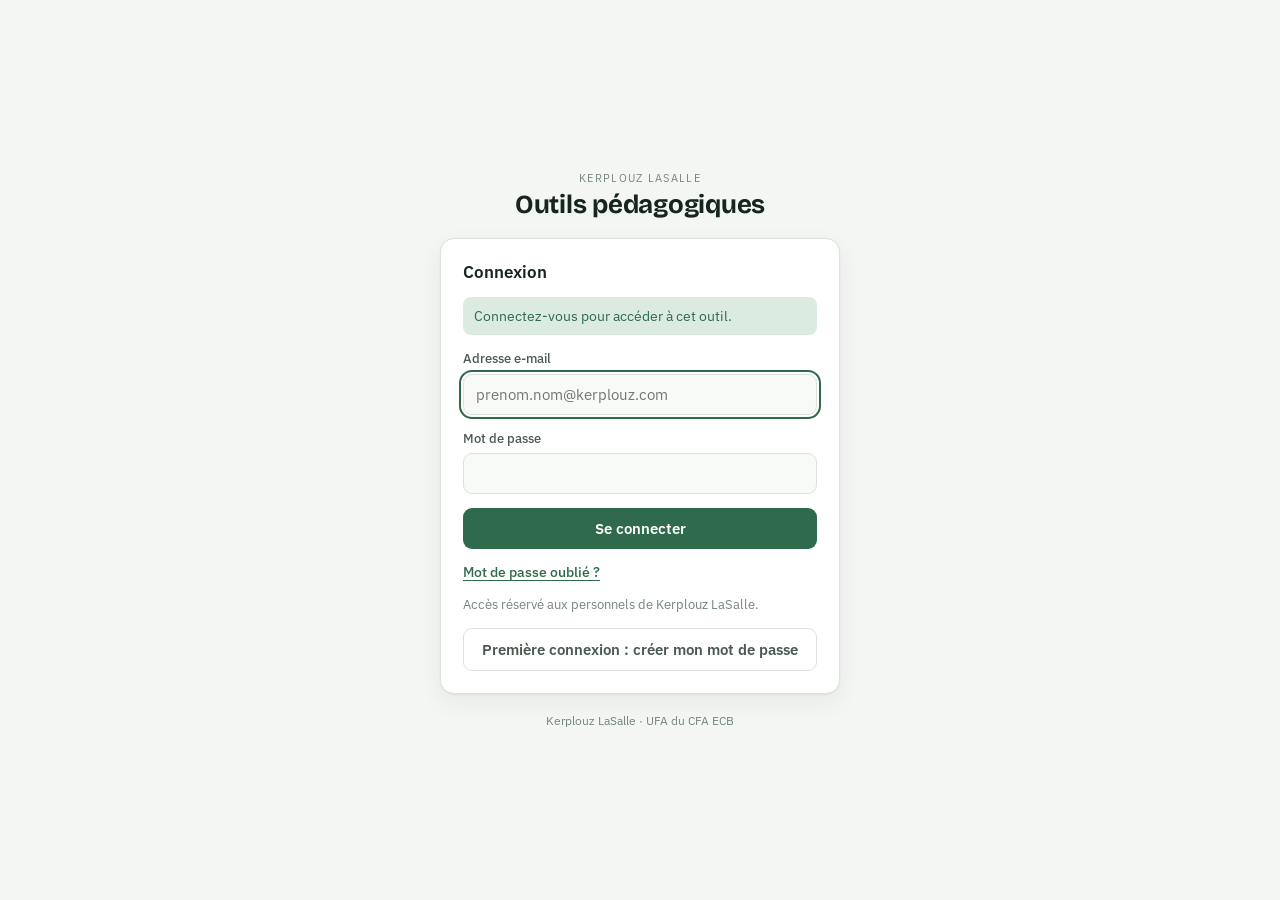
<file: VEILLE/index.html>
<!doctype html>
<html lang="fr"><head><meta charset="utf-8"><meta name="viewport" content="width=device-width,initial-scale=1">
<title>Veille professionnelle</title>
<link rel="preconnect" href="https://fonts.googleapis.com">
<link rel="preconnect" href="https://fonts.gstatic.com" crossorigin>
<link rel="stylesheet" href="https://fonts.googleapis.com/css2?family=Bricolage+Grotesque:opsz,wght@12..96,700&family=IBM+Plex+Sans:wght@400;500;600&display=swap">
<style>
:root{--bg:#F4F6F3;--surface:#FFFFFF;--line:#DCE2D9;--ink:#18241E;--ink-2:#4A5A51;--ink-3:#76857C;--accent:#2E6A4B;--accent-soft:#DCEBDF;
  --danger:#A8412F;--warn:#7A5410;--warn-soft:#FFF6E5;
  --display:"Bricolage Grotesque",ui-sans-serif,system-ui,sans-serif;--body:"IBM Plex Sans",ui-sans-serif,system-ui,-apple-system,"Segoe UI",sans-serif}
*{box-sizing:border-box}[hidden]{display:none!important}
body{margin:0;background:var(--bg);color:var(--ink);font:14.5px/1.5 var(--body);padding-inline:16px}
main{max-width:1240px;margin:0 auto;padding-block:22px 60px;display:flex;flex-direction:column;gap:16px}
a{color:var(--accent)}
.head{display:flex;flex-wrap:wrap;gap:12px;align-items:flex-end;justify-content:space-between}
.head .t{display:flex;flex-direction:column;gap:3px}
.eyebrow{font-size:11px;letter-spacing:.12em;text-transform:uppercase;color:var(--ink-3)}
h1{font:700 26px/1.15 var(--display);margin:0;letter-spacing:-.01em}
.me{display:flex;align-items:center;gap:10px;font-size:13px;color:var(--ink-2)}
.me a{font-weight:600;text-decoration:none;border:1px solid var(--line);background:var(--surface);border-radius:99px;padding:6px 12px}
.bar{display:flex;flex-wrap:wrap;gap:10px;align-items:center;background:var(--surface);border:1px solid var(--line);border-radius:12px;padding:10px 12px}
.bar label{font-size:12.5px;color:var(--ink-3);font-weight:500}
select,input[type=search],input[type=text],textarea{font:14px var(--body);color:var(--ink);background:#F8FAF7;border:1px solid var(--line);border-radius:8px;padding:7px 9px;max-width:100%}
input[type=search]{min-width:240px}
button,.btn{font:600 13.5px var(--body);border:0;border-radius:8px;padding:8px 12px;background:var(--accent);color:#fff;cursor:pointer;text-decoration:none;display:inline-block}
button.ghost,.btn.ghost{background:var(--surface);color:var(--ink-2);border:1px solid var(--line)}
button:disabled{opacity:.5;cursor:default}
:focus-visible{outline:2px solid var(--accent);outline-offset:2px}
.sp{flex:1}
.status{font-size:12.5px;color:var(--ink-3)}.status.err{color:var(--danger)}
.card{background:var(--surface);border:1px solid var(--line);border-radius:12px;padding:16px}
.empty{color:var(--ink-3);text-align:center;padding:30px}

.onglets{display:flex;gap:6px;flex-wrap:wrap}
.onglets button{background:var(--surface);color:var(--ink-2);border:1px solid var(--line);border-radius:99px;font-weight:500;padding:7px 14px}
.onglets button[aria-selected="true"]{background:var(--ink);border-color:var(--ink);color:#fff}
.onglets .n:empty{display:none}
.onglets .n{margin-left:6px;font-size:11px;background:rgba(0,0,0,.08);border-radius:99px;padding:0 6px}
.onglets button[aria-selected="true"] .n{background:rgba(255,255,255,.2)}
.chips{display:flex;gap:6px;flex-wrap:wrap}
.chips button{font-size:12.5px;font-weight:500;padding:5px 11px;border-radius:99px;background:var(--surface);color:var(--ink-2);border:1px solid var(--line)}
.chips button[aria-pressed="true"]{border-color:var(--c,var(--accent));color:var(--c,var(--accent));background:color-mix(in srgb,var(--c,var(--accent)) 10%,#fff)}
.flux{display:grid;grid-template-columns:repeat(auto-fill,minmax(320px,1fr));gap:12px}
.art{display:flex;flex-direction:column;gap:6px;background:var(--surface);border:1px solid var(--line);border-top:3px solid var(--c,var(--line));border-radius:12px;padding:12px 14px}
.art .m{display:flex;gap:6px;flex-wrap:wrap;align-items:center;font-size:12px;color:var(--ink-3)}
.art h3{margin:0;font-size:15px;line-height:1.35}.art h3 a{color:var(--ink);text-decoration:none}.art h3 a:hover{color:var(--accent);text-decoration:underline}
.art p{margin:0;font-size:13px;color:var(--ink-2);display:-webkit-box;-webkit-line-clamp:3;-webkit-box-orient:vertical;overflow:hidden}
.art .fil{display:flex;gap:4px;flex-wrap:wrap}.art .fil span{font-size:11px;font-weight:600;border-radius:5px;padding:0 6px;color:#fff;background:var(--fc)}
.art.masque{opacity:.55;border-style:dashed}
.art form.ret{display:flex;flex-direction:column;gap:6px;background:#F8FAF7;border:1px solid var(--line);border-radius:8px;padding:8px}
.art form.ret textarea{min-height:70px;font-size:13px}.cks{display:flex;gap:8px;flex-wrap:wrap;font-size:12.5px}
.filbar{display:flex;gap:6px;flex-wrap:wrap;align-items:center}
.filbar button{font-size:13px;font-weight:600;padding:6px 12px;border-radius:99px;background:var(--surface);color:var(--ink-2);border:1px solid var(--line)}
.filbar button[aria-pressed="true"]{background:var(--fc,var(--ink));border-color:var(--fc,var(--ink));color:#fff}
.filbar label{font-size:12.5px;color:var(--ink-3);display:flex;gap:5px;align-items:center;margin-left:6px}
.art .note{font-size:13px;background:var(--warn-soft);border-radius:8px;padding:6px 9px;color:var(--warn)}
.art .tools{display:flex;gap:6px;margin-top:auto;padding-top:4px;flex-wrap:wrap}
.pill{display:inline-block;font-size:11.5px;border-radius:99px;padding:1px 8px;background:#EEF2EC;color:var(--ink-2)}
.pill.new{background:#E3ECF8;color:#2D5A96}.pill.pin{background:var(--warn-soft);color:var(--warn)}
button.mini{font-size:12px;padding:3px 9px;background:var(--surface);color:var(--accent);border:1px solid var(--line)}
button.mini.del{color:var(--danger)}
table{border-collapse:collapse;width:100%;font-size:13.5px}
th,td{border-bottom:1px solid var(--line);padding:8px 10px;text-align:left;vertical-align:top}
th{font-size:12px;color:var(--ink-3);font-weight:600}
.ok{color:var(--accent)}.ko{color:var(--danger)}
form.add{display:grid;grid-template-columns:repeat(auto-fill,minmax(200px,1fr));gap:8px;align-items:end}
form.add label{display:flex;flex-direction:column;gap:3px;font-size:12px;color:var(--ink-3);font-weight:500}
form.add .large{grid-column:1/-1}
.hint{font-size:12.5px;color:var(--ink-3);margin:0}
textarea{min-height:54px}
@media (max-width:640px){.flux{grid-template-columns:1fr}input[type=search]{min-width:0;flex:1}}
</style></head><body>
<main>
  <div class="head">
    <div class="t"><span class="eyebrow">Kerplouz LaSalle · Filière paysage</span><h1>Veille professionnelle</h1></div>
    <div class="me"><span id="who"></span><a href="/#veille">← Accueil</a></div>
  </div>
  <div class="onglets" role="tablist">
    <button type="button" role="tab" data-o="actu" aria-selected="true">Actualités<span class="n" id="nActu"></span></button>
    <button type="button" role="tab" data-o="pin" aria-selected="false">Sélection de l'équipe<span class="n" id="nPin"></span></button>
    <button type="button" role="tab" data-o="src" aria-selected="false">Sources</button>
  </div>
  <div class="bar" id="bar">
    <input type="search" id="q" placeholder="Rechercher dans les titres et résumés" aria-label="Rechercher">
    <label for="fSrc">Source</label><select id="fSrc"><option value="">Toutes</option></select>
    <label for="fPer">Période</label><select id="fPer"><option value="7">7 derniers jours</option><option value="30" selected>30 derniers jours</option><option value="90">3 mois</option></select>
    <span class="sp"></span><span class="status" id="status" aria-live="polite"></span>
    <button type="button" class="ghost" id="btnAdd">Ajouter un article</button>
  </div>
  <section class="card" id="add" hidden>
    <form class="add" id="fAdd">
      <label class="large">Adresse de l'article (le lien vers l'article lui-même)<input type="url" name="url" required pattern="https?://.+" title="Adresse commençant par http:// ou https://" placeholder="https://…"></label>
      <label class="large">Titre<input type="text" name="titre" required></label>
      <label>Thème<select name="theme" id="addTheme"></select></label>
      <label>Source<input type="text" name="source" placeholder="ex. Unep, Ouest-France…"></label>
      <label>Date de publication<input type="date" name="publie_le"></label>
      <label class="large">Intérêt pédagogique (facultatif)<textarea name="note" placeholder="ex. À utiliser en UC2 BPA : exemple de chantier de désimperméabilisation"></textarea></label>
      <div class="large" style="display:flex;gap:8px"><button type="submit">Ajouter à la sélection</button><button type="button" class="ghost" id="addClose">Fermer</button></div>
    </form>
  </section>
  <div class="filbar" id="filieres"></div>
  <div class="chips" id="themes"></div>
  <section id="o-actu"><div class="flux" id="flux"><p class="empty">Chargement des actualités…</p></div></section>
  <section id="o-pin" hidden><div class="flux" id="pins"></div></section>
  <section id="o-src" hidden>
    <div class="card" style="overflow-x:auto">
      <p class="hint" style="margin-bottom:8px">Les actualités sont lues directement sur les flux RSS des sources ci-dessous et se mettent à jour d'elles-mêmes (chaque flux est relu au plus toutes les 2 heures). Pour les sites très généralistes, seuls les articles contenant un des mots-clés du filtre sont gardés.</p>
      <table><thead><tr><th>Source</th><th>Thème · filières</th><th>Filtre (mots-clés)</th><th>État</th><th></th></tr></thead><tbody id="tSrc"></tbody></table>
    </div>
    <section class="card" id="srcForm" hidden style="margin-top:12px">
      <h2 style="margin:0 0 8px;font-size:16px" id="srcTitre">Ajouter une source</h2>
      <form class="add" id="fSrcEd">
        <label>Nom<input type="text" name="nom" required></label>
        <label class="large">Adresse du flux RSS ou Atom<input type="url" name="url" required placeholder="https://site.fr/feed/"></label>
        <label>Site<input type="url" name="site" placeholder="https://site.fr"></label>
        <label>Thème<select name="theme" id="srcTheme"></select></label>
        <div class="large"><span style="font-size:12px;color:var(--ink-3);font-weight:500">Filières concernées (aucune = toutes)</span><div class="cks" id="srcFil" style="margin-top:3px"></div></div>
        <label class="large">Filtre : mots-clés séparés par des virgules (vide = tout garder)<input type="text" name="filtre" placeholder="paysag, espaces verts, apprenti"></label>
        <div class="large" style="display:flex;gap:8px"><button type="submit">Enregistrer</button><button type="button" class="ghost" id="srcAnnuler">Annuler</button></div>
      </form>
    </section>
  </section>
</main>
<script>
"use strict";
const SB="https://olqclfsywasktwirswpb.supabase.co",KEY="sb_publishable_Qry6l1DGbG9IkLtGT7CF4w_OyP4rI8x",SKEY="kep.session";
const $=s=>document.querySelector(s),$$=s=>[...document.querySelectorAll(s)];
const esc=t=>String(t==null?"":t).replace(/[&<>"]/g,c=>({"&":"&amp;","<":"&lt;",">":"&gt;",'"':"&quot;"}[c]));
const estHttp=u=>/^https?:\/\/\S/i.test(String(u||"").trim()),lienSur=u=>estHttp(u)?String(u).trim():"#";
let session=null;
function ls(k,v){try{if(v===undefined)return JSON.parse(localStorage.getItem(k)||"null");v==null?localStorage.removeItem(k):localStorage.setItem(k,JSON.stringify(v));}catch(e){return null;}}
async function frais(){session=session||ls(SKEY);if(!session)return false;
  if(session.expires_at-60>Date.now()/1000)return true;
  try{const r=await fetch(SB+"/auth/v1/token?grant_type=refresh_token",{method:"POST",headers:{apikey:KEY,"Content-Type":"application/json"},body:JSON.stringify({refresh_token:session.refresh_token})});
    if(!r.ok)throw 0;const t=await r.json();
    session=Object.assign(session,{access_token:t.access_token,refresh_token:t.refresh_token,expires_at:t.expires_at?+t.expires_at:Math.floor(Date.now()/1000)+(+t.expires_in||3600)});
    ls(SKEY,session);document.cookie="kep_at="+session.access_token+"; Path=/; Max-Age="+Math.max(60,session.expires_at-Math.floor(Date.now()/1000))+"; Secure; SameSite=Lax";return true;
  }catch(e){return false;}}
async function api(path,{method="GET",body}={}){
  if(!await frais())throw new Error("Session expirée : reconnectez-vous depuis la page d'accueil.");
  const r=await fetch(SB+path,{method,headers:{apikey:KEY,"Content-Type":"application/json",Authorization:"Bearer "+session.access_token},body:body?JSON.stringify(body):undefined});
  const t=await r.text();let d=null;try{d=t?JSON.parse(t):null;}catch(e){d=t;}
  if(!r.ok)throw new Error((d&&(d.message||d.msg))||("Erreur "+r.status));return d;}
const rpc=(n,b)=>api("/rest/v1/rpc/"+n,{method:"POST",body:b||{}});
const statut=(m,err)=>{$("#status").textContent=m||"";$("#status").classList.toggle("err",!!err);};
const toast=m=>{const t=document.createElement("div");t.className="toast";t.textContent=m;document.body.appendChild(t);setTimeout(()=>t.remove(),4200);};

const THEMES={"Filière & entreprises":"#2E6A4B","Formation & apprentissage":"#3F6FA8","Réglementation":"#A8412F","Technique & végétal":"#6E9A3A","Innovation & matériel":"#B07A1E"};
const FIL={capa:["CAPa JP","#6E9A3A"],bpa:["BPA OSP","#3F8A70"],bp:["BP AP","#2E6A4B"],btsa:["BTSA AP","#D1683F"],cs:["CS AG","#8A6A3B"],bprea:["BPREA","#7C8A2A"]};
const MOTS=[[/\bcapa\b|jardinier paysagiste/i,["capa"]],[/\bbpa\b/i,["bpa"]],[/\bbp\b|brevet professionnel/i,["bp"]],[/\bbtsa?\b|technicien sup/i,["btsa"]],[/arbor|élag|elag|grimp|\barbres?\b/i,["cs"]],[/exploitation agricole|agricult|élevage|\bpac\b|maraîch|installation agricole/i,["bprea"]],[/paysag|espaces? verts?|jardin/i,["capa","bpa","bp","btsa"]]];
function filieresDe(i){const r=V.ret[cleUrl(i.url)];if(r&&r.filieres)return r.filieres;
  const f=new Set(i.filieres||[]);const t=(i.titre||"")+" "+(i.resume||"");const spec=MOTS.slice(0,-1).filter(([re])=>re.test(t));spec.forEach(([re,l])=>l.forEach(x=>f.add(x)));if(!spec.length&&MOTS[MOTS.length-1][0].test(t))MOTS[MOTS.length-1][1].forEach(x=>f.add(x));
  return Object.keys(FIL).filter(k=>f.has(k));}
function resumeDe(i){const r=V.ret[cleUrl(i.url)];return r&&r.resume!=null?r.resume:(i.resume||"");}
const masque=i=>{const r=V.ret[cleUrl(i.url)];return !!(r&&r.masque);};
const V={ret:{},fil:(()=>{const f=new URLSearchParams(location.search).get("fil");return f!==null?f:(ls("veille.fil")||"");})(),communs:ls("veille.communs")!==false,editUrl:null,items:[],pins:[],sources:[],etat:[],onglet:"actu",theme:"",resp:false,moi:"",maj:null,edit:null};
const sans=t=>String(t||"").normalize("NFD").replace(/[̀-ͯ]/g,"").toLowerCase();
const dt=d=>d?new Date(d).toLocaleDateString("fr-FR",{day:"numeric",month:"short",year:"numeric"}):"";
const cleUrl=u=>String(u||"").replace(/[?&]utm_[^&#]*/g,"").replace(/#.*$/,"");

async function init(){
  if(!await frais()){location.href="/?next="+encodeURIComponent(location.pathname);return;}
  const opts=Object.keys(THEMES).map(t=>`<option>${esc(t)}</option>`).join("");$("#addTheme").innerHTML=opts;$("#srcTheme").innerHTML=opts;
  try{const [d,ac]=await Promise.all([rpc("mes_droits"),rpc("uc_acces").catch(()=>({}))]);V.moi=d.email||"";V.resp=!!(ac&&ac.resp);$("#who").textContent=((d.prenom||"")+" "+(d.nom||"")).trim();}catch(e){}
  const o=new URLSearchParams(location.search).get("o")||ls("veille.onglet");if(["actu","pin","src"].includes(o))onglet(o,true);
  await Promise.all([chargerPins(),chargerSources(),chargerRet()]);render();
  await chargerFlux();
}
async function chargerFlux(){statut("Lecture des flux…");
  try{const r=await fetch("/api/veille",{credentials:"same-origin",cache:"no-store"});
    if(r.status===401){await frais();throw new Error("Session expirée : rechargez la page.");}
    const d=await r.json();if(!r.ok)throw new Error(d.erreur||("Erreur "+r.status));
    V.items=d.items||[];V.etat=d.sources||[];V.maj=d.maj;
    const ko=V.etat.filter(s=>!s.ok).length;
    statut(`Mis à jour à ${new Date(V.maj).toLocaleTimeString("fr-FR",{hour:"2-digit",minute:"2-digit"})}${ko?` · ${ko} source${ko>1?"s":""} injoignable${ko>1?"s":""}`:""}`);}
  catch(e){statut(e.message,true);}
  render();}
async function chargerRet(){try{const R=await api("/rest/v1/veille_retouches")||[];V.ret={};R.forEach(r=>V.ret[cleUrl(r.url)]=r);}catch(e){V.ret={};}}
async function chargerPins(){try{V.pins=await api("/rest/v1/veille_articles?order=cree_le.desc")||[];}catch(e){V.pins=[];}}
async function chargerSources(){try{V.sources=await api("/rest/v1/veille_sources?order=ordre,nom")||[];}catch(e){V.sources=[];}}
function onglet(o,muet){V.onglet=o;ls("veille.onglet",o);$$("[data-o]").forEach(b=>b.setAttribute("aria-selected",b.dataset.o===o));["actu","pin","src"].forEach(k=>$("#o-"+k).hidden=k!==o);
  $("#themes").hidden=o==="src";$("#filieres").hidden=o==="src";$("#bar").hidden=o==="src";if(!muet)render();}
function filtre(L,avecPeriode){const q=sans($("#q").value.trim()),src=$("#fSrc").value,per=+$("#fPer").value,lim=Date.now()-per*864e5;
  return L.filter(i=>(V.resp||!masque(i))&&(!V.fil||(()=>{const f=filieresDe(i);return f.includes(V.fil)||(V.communs&&!f.length);})())&&(!V.theme||i.theme===V.theme)&&(!src||i.source===src)&&(!q||sans(i.titre+" "+(i.resume||"")+" "+(i.note||"")).includes(q))&&(!avecPeriode||!i.date||Date.parse(i.date)>=lim));}
function formRet(i){const f=filieresDe(i);return `<form class="ret" data-url="${esc(i.url)}"><textarea name="resume" aria-label="Résumé">${esc(resumeDe(i))}</textarea>
    <div class="cks">${Object.entries(FIL).map(([k,[l]])=>`<label><input type="checkbox" name="fil" value="${k}"${f.includes(k)?" checked":""}> ${l}</label>`).join("")}</div>
    <div style="display:flex;gap:6px;flex-wrap:wrap"><button type="submit" class="mini">Enregistrer</button><button type="button" class="mini" data-retcancel="1">Annuler</button>
      ${V.ret[cleUrl(i.url)]?`<button type="button" class="mini" data-retreset="${esc(i.url)}">Revenir au texte d'origine</button>`:""}</div></form>`;}
function carte(i,pin){const c=THEMES[i.theme]||"#76857C",epingle=V.pins.find(p=>cleUrl(p.url)===cleUrl(i.url)),recent=i.date&&Date.now()-Date.parse(i.date)<2*864e5;
  const d=pin?i.publie_le:i.date;
  const F=filieresDe(i),res=resumeDe(i),mq=masque(i),ed=V.resp&&V.editUrl===i.url;
  return `<article class="art${mq?" masque":""}" style="--c:${c}"><div class="fil">${F.length?F.map(k=>`<span style="--fc:${FIL[k][1]}">${FIL[k][0]}</span>`).join(""):'<span style="--fc:#76857C">Toutes filières</span>'}${mq?'<span style="--fc:#A8412F">masquée</span>':""}</div><div class="m"><span class="pill" style="color:${c}">${esc(i.theme||"—")}</span><span>${esc(i.source||"")}</span>${d?`<span>· ${dt(d)}</span>`:""}${recent&&!pin?'<span class="pill new">nouveau</span>':""}${!pin&&epingle?'<span class="pill pin">dans la sélection</span>':""}</div>
    <h3><a href="${esc(lienSur(i.url))}" target="_blank" rel="noopener">${esc(i.titre)}</a></h3>
    ${ed?formRet(i):res?`<p>${esc(res)}</p>`:""}${pin&&i.note?`<div class="note">${esc(i.note)}</div>`:""}
    <div class="tools">${pin?`<span class="hint">Ajouté par ${esc(i.ajoute_nom||i.ajoute_par)}</span>${i.ajoute_par===V.moi||V.resp?`<button type="button" class="mini del" data-unpin="${i.id}">Retirer</button>`:""}`
      :epingle?"":`<button type="button" class="mini" data-pin="${esc(i.url)}">Ajouter à la sélection</button>`}
      ${V.resp&&!ed?`<button type="button" class="mini" data-retedit="${esc(i.url)}">Résumé et filières</button>${res?`<button type="button" class="mini del" data-retsuppr="${esc(i.url)}">Supprimer le résumé</button>`:""}<button type="button" class="mini${mq?"":" del"}" data-retmasque="${esc(i.url)}">${mq?"Réafficher":"Masquer"}</button>`:""}</div></article>`;}
function render(){
  const srcs=[...new Set([...V.items.map(i=>i.source),...V.pins.map(p=>p.source)].filter(Boolean))].sort((a,b)=>a.localeCompare(b,"fr"));
  const cur=$("#fSrc").value;$("#fSrc").innerHTML='<option value="">Toutes</option>'+srcs.map(s=>`<option${s===cur?" selected":""}>${esc(s)}</option>`).join("");
  const base=V.onglet==="pin"?V.pins.map(p=>({...p,date:p.publie_le||p.cree_le})):V.items;
  $("#themes").innerHTML=[["","Tous les thèmes"],...Object.keys(THEMES).map(t=>[t,t])].map(([k,l])=>`<button type="button" data-t="${esc(k)}" aria-pressed="${V.theme===k}" style="--c:${THEMES[k]||"var(--accent)"}">${esc(l)} <span class="sub">${k?base.filter(i=>i.theme===k).length:base.length}</span></button>`).join("");
  const nb=k=>base.filter(i=>(V.resp||!masque(i))&&(k?filieresDe(i).includes(k):true)).length;
  $("#filieres").innerHTML=[["","Toutes les filières","#18241E"],...Object.entries(FIL).map(([k,[l,c]])=>[k,l,c])].map(([k,l,c])=>`<button type="button" data-fil="${k}" aria-pressed="${V.fil===k}" style="--fc:${c}">${l} <span style="opacity:.75;font-weight:500">${nb(k)}</span></button>`).join("")
    +(V.fil?`<label><input type="checkbox" id="communs"${V.communs?" checked":""}> inclure les actualités communes à toutes les filières</label>`:"");
  const A=filtre(V.items,true),P=filtre(V.pins.map(p=>({...p,date:p.publie_le||p.cree_le})),false);
  $("#nActu").textContent=V.items.length||"";$("#nPin").textContent=V.pins.length||"";
  $("#flux").innerHTML=A.length?A.map(i=>carte(i,false)).join(""):`<p class="empty">${V.items.length?"Aucune actualité pour ces filtres.":"Aucune actualité chargée pour l'instant."}</p>`;
  $("#pins").innerHTML=P.length?P.map(i=>carte(i,true)).join(""):'<p class="empty">La sélection de l\'équipe est vide : cliquez sur « Ajouter à la sélection » sous une actualité, ou ajoutez un article trouvé ailleurs.</p>';
  $("#tSrc").innerHTML=V.sources.map(s=>{const e=V.etat.find(x=>x.id===s.id);
    return `<tr><td><b>${esc(s.nom)}</b><br><a href="${esc(lienSur(s.site||s.url))}" target="_blank" rel="noopener" class="hint">${esc((s.site||s.url).replace(/^https?:\/\//,""))}</a></td><td>${esc(s.theme)}<br><span class="hint">${(s.filieres||[]).length?(s.filieres||[]).map(k=>FIL[k]?FIL[k][0]:k).join(", "):"toutes filières"}</span></td><td class="hint">${esc(s.filtre)||"—"}</td>
      <td>${!s.actif?'<span class="hint">désactivée</span>':e?(e.ok?`<span class="ok">✓ ${e.nb} article${e.nb>1?"s":""}</span>`:`<span class="ko" title="${esc(e.erreur)}">injoignable</span>`):'<span class="hint">…</span>'}</td>
      <td style="white-space:nowrap">${V.resp?`<button type="button" class="mini" data-sedit="${s.id}">Modifier</button> <button type="button" class="mini" data-sact="${s.id}">${s.actif?"Désactiver":"Activer"}</button> <button type="button" class="mini del" data-sdel="${s.id}">Supprimer</button>`:""}</td></tr>`;}).join("")
    +(V.resp?`<tr><td colspan="5"><button type="button" class="mini" id="srcNew">+ Ajouter une source</button></td></tr>`:"");
}
async function retoucher(url,champs){const r=V.ret[cleUrl(url)];
  try{if(r)await api("/rest/v1/veille_retouches?url=eq."+encodeURIComponent(r.url),{method:"PATCH",body:Object.assign({le:new Date().toISOString()},champs)});
    else await api("/rest/v1/veille_retouches",{method:"POST",body:Object.assign({url},champs)});
    V.editUrl=null;await chargerRet();render();}catch(e){toast(e.message);}}
document.addEventListener("submit",e=>{const f=e.target.closest("form.ret");if(!f)return;e.preventDefault();const fd=new FormData(f);
  retoucher(f.dataset.url,{resume:fd.get("resume").trim(),filieres:fd.getAll("fil")});});
async function epingler(url){const i=V.items.find(x=>x.url===url);if(!i)return;
  try{await api("/rest/v1/veille_articles",{method:"POST",body:{url:i.url,titre:i.titre,source:i.source,theme:i.theme,publie_le:i.date,resume:i.resume||""}});
    await chargerPins();render();toast("Ajouté à la sélection de l'équipe");}catch(e){toast(e.message.includes("duplicate")?"Déjà dans la sélection.":e.message);}}
document.addEventListener("click",async e=>{const t=e.target;
  const o=t.closest("[data-o]");if(o){onglet(o.dataset.o);return;}
  const fb=t.closest("[data-fil]");if(fb){V.fil=fb.dataset.fil;ls("veille.fil",V.fil);render();return;}
  if(t.id==="communs"){V.communs=t.checked;ls("veille.communs",V.communs);render();return;}
  const re=t.closest("[data-retedit]");if(re){V.editUrl=re.dataset.retedit;render();return;}
  if(t.closest("[data-retcancel]")){V.editUrl=null;render();return;}
  const rr=t.closest("[data-retreset]");if(rr){const r=V.ret[cleUrl(rr.dataset.retreset)];try{await api("/rest/v1/veille_retouches?url=eq."+encodeURIComponent(r.url),{method:"DELETE"});V.editUrl=null;await chargerRet();render();toast("Texte d'origine rétabli");}catch(err){toast(err.message);}return;}
  const rs=t.closest("[data-retsuppr]");if(rs){await retoucher(rs.dataset.retsuppr,{resume:""});return;}
  const rm=t.closest("[data-retmasque]");if(rm){const u=rm.dataset.retmasque,r=V.ret[cleUrl(u)];await retoucher(u,{masque:!(r&&r.masque)});return;}
  const th=t.closest("[data-t]");if(th){V.theme=th.dataset.t;render();return;}
  const p=t.closest("[data-pin]");if(p){p.disabled=true;await epingler(p.dataset.pin);return;}
  const u=t.closest("[data-unpin]");if(u){if(u.dataset.sur!=="1"){u.dataset.sur="1";u.textContent="Confirmer";return;}
    try{await api("/rest/v1/veille_articles?id=eq."+u.dataset.unpin,{method:"DELETE"});await chargerPins();render();}catch(err){toast(err.message);}return;}
  if(t.id==="btnAdd"){$("#add").hidden=!$("#add").hidden;return;}
  if(t.id==="addClose"){$("#add").hidden=true;return;}
  if(t.id==="srcNew"){V.edit=null;$("#fSrcEd").reset();srcFil([]);$("#srcTitre").textContent="Ajouter une source";$("#srcForm").hidden=false;return;}
  if(t.id==="srcAnnuler"){$("#srcForm").hidden=true;return;}
  const se=t.closest("[data-sedit]");if(se){const s=V.sources.find(x=>x.id===+se.dataset.sedit);V.edit=s.id;const f=$("#fSrcEd");["nom","url","site","theme","filtre"].forEach(k=>f[k].value=s[k]||"");srcFil(s.filieres||[]);$("#srcTitre").textContent="Modifier « "+s.nom+" »";$("#srcForm").hidden=false;f.nom.focus();return;}
  const sa=t.closest("[data-sact]");if(sa){const s=V.sources.find(x=>x.id===+sa.dataset.sact);try{await api("/rest/v1/veille_sources?id=eq."+s.id,{method:"PATCH",body:{actif:!s.actif}});await chargerSources();render();chargerFlux();}catch(err){toast(err.message);}return;}
  const sd=t.closest("[data-sdel]");if(sd){if(sd.dataset.sur!=="1"){sd.dataset.sur="1";sd.textContent="Confirmer";return;}
    try{await api("/rest/v1/veille_sources?id=eq."+sd.dataset.sdel,{method:"DELETE"});await chargerSources();render();}catch(err){toast(err.message);}return;}
});
$("#fAdd").onsubmit=async e=>{e.preventDefault();const d=Object.fromEntries(new FormData(e.target));if(!d.publie_le)delete d.publie_le;if(!estHttp(d.url)){toast("L'adresse doit commencer par http:// ou https://");return;}
  try{await api("/rest/v1/veille_articles",{method:"POST",body:d});e.target.reset();$("#add").hidden=true;await chargerPins();onglet("pin");toast("Article ajouté à la sélection");}
  catch(err){toast(err.message.includes("duplicate")?"Cet article est déjà dans la sélection.":err.message);}};
function srcFil(sel){$("#srcFil").innerHTML=Object.entries(FIL).map(([k,[l]])=>`<label><input type="checkbox" name="fil" value="${k}"${sel.includes(k)?" checked":""}> ${l}</label>`).join("");}
$("#fSrcEd").onsubmit=async e=>{e.preventDefault();const fd=new FormData(e.target),d=Object.fromEntries(fd);delete d.fil;d.filieres=fd.getAll("fil");
  try{if(V.edit)await api("/rest/v1/veille_sources?id=eq."+V.edit,{method:"PATCH",body:d});else await api("/rest/v1/veille_sources",{method:"POST",body:Object.assign(d,{ordre:V.sources.length+1})});
    $("#srcForm").hidden=true;await chargerSources();render();chargerFlux();toast("Source enregistrée");}catch(err){toast(err.message.includes("duplicate")?"Ce flux existe déjà.":err.message);}};
$("#q").oninput=render;$("#fSrc").onchange=render;$("#fPer").onchange=render;
init();
</script>
</body></html>
</file>
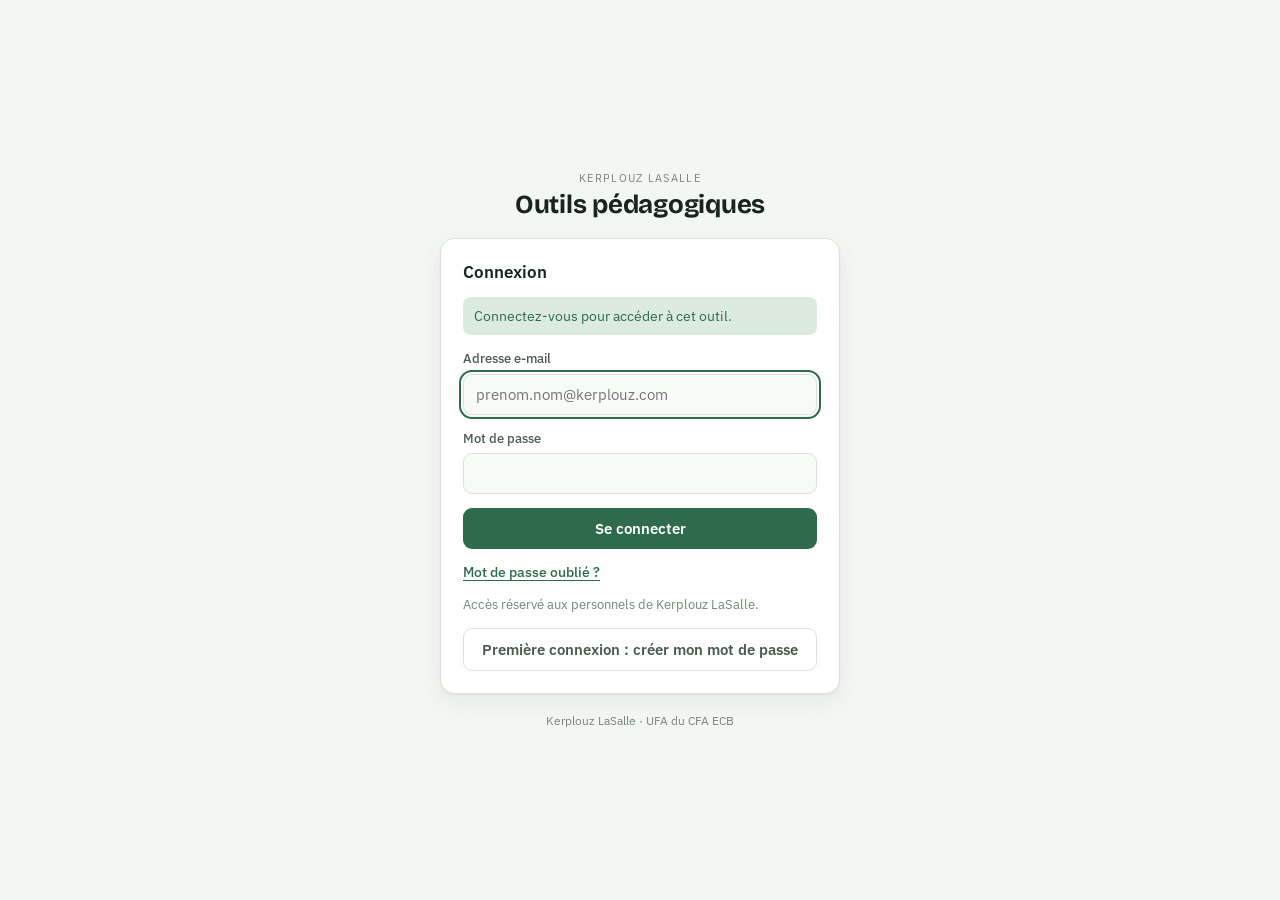
<file: UC/param.html>
<!doctype html>
<html lang="fr"><head><meta charset="utf-8"><meta name="viewport" content="width=device-width,initial-scale=1">
<title>Paramétrage UC</title>
<link rel="preconnect" href="https://fonts.googleapis.com">
<link rel="preconnect" href="https://fonts.gstatic.com" crossorigin>
<link rel="stylesheet" href="https://fonts.googleapis.com/css2?family=Bricolage+Grotesque:opsz,wght@12..96,700&family=IBM+Plex+Sans:wght@400;500;600&display=swap">
<style>
:root{--bg:#F4F6F3;--surface:#FFFFFF;--line:#DCE2D9;--ink:#18241E;--ink-2:#4A5A51;--ink-3:#76857C;--accent:#2E6A4B;--accent-soft:#DCEBDF;--side:#1F3328;
  --danger:#A8412F;--danger-soft:#F6DED8;--warn:#7A5410;--warn-soft:#FFF6E5;
  --display:"Bricolage Grotesque",ui-sans-serif,system-ui,sans-serif;--body:"IBM Plex Sans",ui-sans-serif,system-ui,-apple-system,"Segoe UI",sans-serif}
*{box-sizing:border-box}[hidden]{display:none!important}
body{margin:0;background:var(--bg);color:var(--ink);font:14px/1.5 var(--body)}
.app{display:grid;grid-template-columns:230px 1fr;min-height:100vh}
aside{background:var(--side);color:#DDE8DF;padding:18px 12px;display:flex;flex-direction:column;gap:4px}
aside .brand{font:700 17px/1.2 var(--display);color:#fff;padding:0 8px 12px}
aside .brand small{display:block;font:500 11px var(--body);letter-spacing:.1em;text-transform:uppercase;color:#9FB5A6;margin-bottom:3px}
aside .sec{font-size:10.5px;letter-spacing:.1em;text-transform:uppercase;color:#88A090;padding:12px 8px 4px}
aside button{all:unset;cursor:pointer;display:flex;justify-content:space-between;align-items:center;padding:7px 10px;border-radius:7px;font-size:13.5px;color:#DDE8DF}
aside button:hover{background:rgba(255,255,255,.07)}
aside button[aria-current=true]{background:#fff;color:var(--side);font-weight:600}
aside button:focus-visible{outline:2px solid #9FD3AE}
aside a{color:#BFD3C5;font-size:13px;padding:7px 10px;text-decoration:none}
main{padding:20px 22px 60px;display:flex;flex-direction:column;gap:14px;min-width:0}
h1{font:700 23px/1.2 var(--display);margin:0}
.top{display:flex;flex-wrap:wrap;gap:10px;align-items:center;justify-content:space-between}
.hint{font-size:13px;color:var(--ink-2);margin:0;max-width:880px}
.banner{background:var(--warn-soft);border:1px solid #F0DDB5;color:var(--warn);border-radius:10px;padding:10px 14px;font-size:13px}
.filters{display:flex;flex-wrap:wrap;gap:10px;align-items:center}
.filters label{font-size:12.5px;color:var(--ink-3)}
select,input,textarea{font:14px var(--body);color:var(--ink);background:#F8FAF7;border:1px solid var(--line);border-radius:8px;padding:7px 9px;max-width:100%}
textarea{width:100%;min-height:70px;resize:vertical}
input[type=search]{min-width:220px}
button{font:600 13.5px var(--body);border:0;border-radius:8px;padding:8px 12px;background:var(--accent);color:#fff;cursor:pointer}
button.ghost{background:var(--surface);color:var(--ink-2);border:1px solid var(--line)}
button.danger{background:var(--surface);color:var(--danger);border:1px solid #E7C3BA}
button.small{font-size:12px;padding:5px 9px}
:focus-visible{outline:2px solid var(--accent);outline-offset:2px}
.card{background:var(--surface);border:1px solid var(--line);border-radius:12px;overflow:auto}
table{border-collapse:collapse;width:100%}
th,td{padding:9px 12px;border-bottom:1px solid var(--line);text-align:left;vertical-align:top;font-size:13.5px}
th{font-size:11.5px;color:var(--ink-3);font-weight:600;text-transform:uppercase;letter-spacing:.04em;background:#FAFBF9;position:sticky;top:0}
tr:hover td{background:#FAFCF9}
td.act{white-space:nowrap;text-align:right}
.pill{display:inline-block;font-size:11.5px;border-radius:99px;padding:1px 8px;background:#EEF2EC;color:var(--ink-2)}
.pill.ok{background:var(--accent-soft);color:var(--accent)}
.empty{padding:26px;text-align:center;color:var(--ink-3)}
.count{font-size:12.5px;color:var(--ink-3)}
dialog{border:0;border-radius:14px;padding:0;width:min(720px,94vw);box-shadow:0 20px 60px rgba(0,0,0,.25)}
dialog::backdrop{background:rgba(24,36,30,.4)}
dialog form{display:flex;flex-direction:column;gap:12px;padding:18px 20px}
dialog h2{margin:0;font:700 18px var(--display)}
.fields{display:grid;grid-template-columns:1fr 1fr;gap:10px 14px}
.f{display:flex;flex-direction:column;gap:4px}.f.full{grid-column:1/-1}
.f label{font-size:12.5px;font-weight:500;color:var(--ink-2)}
.f small{font-size:11.5px;color:var(--ink-3)}
.checks{display:grid;grid-template-columns:repeat(auto-fill,minmax(260px,1fr));gap:4px 12px;max-height:240px;overflow:auto;border:1px solid var(--line);border-radius:8px;padding:8px}
.checks label{font-size:13px;color:var(--ink);display:flex;gap:6px;align-items:flex-start;font-weight:400}
.foot{display:flex;gap:8px;justify-content:flex-end;flex-wrap:wrap}
.msg{font-size:13px;border-radius:8px;padding:8px 10px;background:var(--danger-soft);color:var(--danger)}
.toast{position:fixed;bottom:18px;left:50%;transform:translateX(-50%);background:var(--ink);color:#fff;border-radius:9px;padding:9px 14px;font-size:13.5px;z-index:60}
@media (max-width:820px){.app{grid-template-columns:1fr}aside{flex-direction:row;flex-wrap:wrap;gap:4px}aside .sec{display:none}.fields{grid-template-columns:1fr}}
</style></head><body>
<div class="app">
  <aside aria-label="Menu du paramétrage">
    <div class="brand"><small>Saisie UC</small>Paramétrage</div>
    <div class="sec">Référentiel</div>
    <button type="button" data-e="referentiels">Référentiels</button>
    <button type="button" data-e="ucs">UC (capacités globales)</button>
    <button type="button" data-e="cis">Capacités intermédiaires</button>
    <button type="button" data-e="crs">Critères et indicateurs</button>
    <div class="sec">Plans d'évaluation</div>
    <button type="button" data-e="plans">Plans (par cohorte)</button>
    <button type="button" data-e="epreuves">Épreuves du plan</button>
    <button type="button" data-e="affectations">Formateurs par UC</button>
    <div class="sec">Candidats</div>
    <button type="button" data-e="candidats">Candidats</button>
    <button type="button" data-e="validations">UC déjà validées / VAA</button>
    <div class="sec"></div>
    <a href="/UC/">← Évaluations UC</a>
    <a href="/#evaluations">← Évaluations</a>
  </aside>
  <main>
    <div class="top"><h1 id="titre">Paramétrage</h1><div style="display:flex;gap:8px"><button type="button" class="ghost" id="btnDup" hidden>Reconduire pour une nouvelle cohorte</button><button type="button" id="btnNew">Ajouter</button></div></div>
    <p class="hint" id="aide"></p>
    <div class="banner" id="bCand" hidden>Candidats <b>fictifs uniquement</b> tant que la direction et le DPO n'ont pas validé l'enregistrement de données réelles d'apprentis.</div>
    <div class="filters" id="filtres"></div>
    <div class="card" id="liste"><p class="empty">Chargement…</p></div>
  </main>
</div>
<dialog id="dlg" aria-labelledby="dlgT"><form method="dialog" id="frm" novalidate>
  <h2 id="dlgT">Modifier</h2><div class="msg" id="frmMsg" hidden></div>
  <div class="fields" id="fields"></div>
  <div class="foot"><button type="button" class="danger" id="btnDel" hidden>Supprimer</button><span style="flex:1"></span><button type="button" class="ghost" id="btnCancel">Annuler</button><button type="submit" id="btnSave">Enregistrer</button></div>
</form></dialog>
<script>
"use strict";
const SB="https://olqclfsywasktwirswpb.supabase.co",KEY="sb_publishable_Qry6l1DGbG9IkLtGT7CF4w_OyP4rI8x",SKEY="kep.session";
const $=s=>document.querySelector(s),$$=s=>[...document.querySelectorAll(s)];
const esc=t=>String(t==null?"":t).replace(/[&<>"]/g,c=>({"&":"&amp;","<":"&lt;",">":"&gt;",'"':"&quot;"}[c]));
const frDate=iso=>iso?new Date(iso+"T12:00:00").toLocaleDateString("fr-FR"):"";
let session=null;
function ls(k,v){try{if(v===undefined)return JSON.parse(localStorage.getItem(k)||"null");v==null?localStorage.removeItem(k):localStorage.setItem(k,JSON.stringify(v));}catch(e){return null;}}
async function frais(){session=session||ls(SKEY);if(!session)return false;if(session.expires_at-60>Date.now()/1000)return true;
  try{const r=await fetch(SB+"/auth/v1/token?grant_type=refresh_token",{method:"POST",headers:{apikey:KEY,"Content-Type":"application/json"},body:JSON.stringify({refresh_token:session.refresh_token})});
    if(!r.ok)throw 0;const t=await r.json();Object.assign(session,{access_token:t.access_token,refresh_token:t.refresh_token,expires_at:t.expires_at?+t.expires_at:Math.floor(Date.now()/1000)+3600});ls(SKEY,session);return true;}catch(e){return false;}}
async function api(path,{method="GET",body,prefer}={}){
  if(!await frais())throw new Error("Session expirée : reconnectez-vous depuis la page d'accueil.");
  const h={apikey:KEY,"Content-Type":"application/json",Authorization:"Bearer "+session.access_token};if(prefer)h.Prefer=prefer;
  const r=await fetch(SB+path,{method,headers:h,body:body?JSON.stringify(body):undefined});
  const t=await r.text();let d=null;try{d=t?JSON.parse(t):null;}catch(e){d=t;}
  if(!r.ok){let m=(d&&(d.message||d.msg))||("Erreur "+r.status);
    if(/row-level security|permission denied/i.test(m))m="Vous n'avez pas le droit de modifier ce paramétrage (plans d'évaluation : responsable pédagogique et administrateur ; candidats, UC validées et VAA : administrateur).";
    if(/duplicate key/i.test(m))m="Cet élément existe déjà (code ou cohorte en double).";
    if(/foreign key/i.test(m))m="Élément encore utilisé ailleurs : supprimez d'abord ce qui en dépend.";
    throw new Error(m);}
  return d;}
function toast(m){const t=document.createElement("div");t.className="toast";t.textContent=m;document.body.appendChild(t);setTimeout(()=>t.remove(),3500);}
const NIVEAUX=[["capa","CAPa"],["bpa","BPA"],["bp","BP"],["cs","CS"],["bprea","BPREA"],["autre","Autre"]];

/* ---------- Données de référence pour les listes déroulantes ---------- */
const R={refs:[],ucs:[],cis:[],plans:[],cands:[],pers:[]};
async function charger(){[R.refs,R.ucs,R.cis,R.plans]=await Promise.all([
  api("/rest/v1/uc_referentiels?order=code"),api("/rest/v1/uc_ucs?order=referentiel,ordre,code"),
  api("/rest/v1/uc_cis?order=ordre,code"),api("/rest/v1/uc_plans?order=referentiel,cohorte.desc")]);
  R.pers=await api("/rest/v1/rpc/uc_personnel",{method:"POST",body:{}}).catch(()=>[]);}
const optRef=()=>R.refs.map(r=>[r.code,r.code+" · "+r.libelle]);
const ucLib=id=>{const u=R.ucs.find(x=>x.id===id);return u?u.code+" "+u.nom:"";};
const ciLib=id=>{const c=R.cis.find(x=>x.id===id);return c?c.code+" "+c.nom:"";};
const planLib=id=>{const p=R.plans.find(x=>x.id===id);return p?(p.cohorte||"sans cohorte")+" · "+p.nom:"";};
const refDeUc=id=>(R.ucs.find(x=>x.id===id)||{}).referentiel;
const refDeCi=id=>refDeUc((R.cis.find(x=>x.id===id)||{}).uc_id);

/* ---------- Définition des écrans (à la manière d'EasyAdmin) ---------- */
const F=(k,l,o={})=>Object.assign({k,l,type:"text"},o);
const E={
  referentiels:{t:"Référentiels",table:"uc_referentiels",pk:["code"],order:"code",
    aide:"Un référentiel par diplôme (ex. CAPa JP). Le préfixe relie les classes de l'année : CAPaJP → CAPaJP1-A, CAPaJP2-B…",
    cols:[F("code","Code",{req:1,edit:0}),F("libelle","Libellé (diplôme)",{req:1,full:1}),F("niveau","Filière",{type:"select",opts:()=>NIVEAUX,req:1}),
      F("structure","Structure",{type:"select",opts:()=>[["capacites","Capacités (CI / critères)"],["objectifs","Objectifs (OI rang 1 / rang 2)"]]}),
      F("prefixe","Préfixe des classes",{help:"ex. CAPaJP"}),F("fictif","Fictif (essai)",{type:"bool"}),
      F("arrete","Arrêté",{liste:0,full:1,help:"référence et date de l'arrêté de création du diplôme"}),F("version","Version",{liste:0}),
      F("chlorofil","Lien Chlorofil",{liste:0,full:1,help:"adresse de la page du diplôme sur chlorofil.fr"}),F("description","Présentation",{type:"textarea",liste:0,full:1}),
      F("lib_n1","Nom du niveau 1",{liste:0,help:"UC, capacité, bloc…"}),F("lib_n2","Nom du niveau 2",{liste:0,help:"capacité intermédiaire, OI de rang 2…"}),F("lib_n3","Nom du niveau 3",{liste:0,help:"critère"})]},
  ucs:{t:"UC (capacités globales)",table:"uc_ucs",pk:["id"],order:"ordre,code",filtre:{k:"referentiel",l:"Référentiel",opts:()=>optRef()},
    aide:"Les UC du diplôme, dans l'ordre du référentiel.",
    cols:[F("referentiel","Référentiel",{type:"select",opts:()=>optRef(),req:1,liste:0}),F("code","Code",{req:1}),F("nom","Libellé",{req:1,full:1,type:"textarea"}),F("ordre","Ordre",{type:"number"}),
      F("description","Présentation (finalité, situations professionnelles significatives…)",{type:"textarea",liste:0,full:1})]},
  cis:{t:"Capacités intermédiaires",table:"uc_cis",pk:["id"],order:"ordre,code",filtre:{k:"uc_id",l:"UC",opts:()=>R.ucs.map(u=>[u.id,u.referentiel+" · "+u.code+" "+u.nom])},
    aide:"Capacités intermédiaires (ou OI de rang 1) de chaque UC.",
    cols:[F("uc_id","UC",{type:"select",opts:()=>R.ucs.map(u=>[u.id,u.referentiel+" · "+u.code+" "+u.nom]),req:1,num:1,aff:ucLib}),F("code","Code",{req:1}),F("nom","Libellé",{req:1,full:1,type:"textarea"}),F("ordre","Ordre",{type:"number"})]},
  crs:{t:"Critères et indicateurs",table:"uc_crs",pk:["id"],order:"ordre,id",filtre:{k:"ci_id",l:"Capacité intermédiaire",opts:()=>R.cis.map(c=>[c.id,(refDeUc(c.uc_id)||"")+" · "+c.code+" "+c.nom])},
    aide:"Critères (ou OI de rang 2) et indicateurs du document 4, tels qu'agréés.",
    cols:[F("ci_id","Capacité intermédiaire",{type:"select",opts:()=>R.cis.map(c=>[c.id,c.code+" "+c.nom]),req:1,num:1,aff:ciLib}),F("code","N° (OI rang 2)"),F("ordre","Ordre",{type:"number"}),
      F("nom","Critère",{req:1,full:1,type:"textarea"}),F("indicateur","Indicateurs",{full:1,type:"textarea"})]},
  plans:{t:"Plans d'évaluation (par cohorte)",table:"uc_plans",pk:["id"],order:"referentiel,cohorte.desc",filtre:{k:"referentiel",l:"Référentiel",opts:()=>optRef()},dup:1,
    aide:"Un plan agréé vaut pour une cohorte (2 ans). Pour la cohorte suivante, « Reconduire » copie les épreuves et leurs capacités ; il reste à saisir la nouvelle date d'agrément. Les dates des épreuves sont fixées par les référents de classe dans le tableau de bord.",
    cols:[F("referentiel","Référentiel",{type:"select",opts:()=>optRef(),req:1}),F("cohorte","Cohorte",{req:1,help:"ex. 2026-2028",pattern:"^\\d{4}-\\d{4}$"}),F("nom","Intitulé",{req:1,full:1}),
      F("agree_le","Agréé le",{type:"date"}),F("agree_jusqu_a","Agréé jusqu'à",{type:"date"}),F("jury_le","Présentation au jury le",{type:"date",help:"repris sur le document 5"})]},
  epreuves:{t:"Épreuves du plan",table:"uc_epreuves",pk:["id"],order:"ordre,code",filtre:{k:"plan_id",l:"Plan",opts:()=>R.plans.map(p=>[p.id,p.referentiel+" · "+planLib(p.id)])},
    aide:"Épreuves certificatives du plan agréé, jusqu'à trois périodes prévisionnelles agréées, et capacités intermédiaires évaluées par chacune (document 3). Les référents fixent la date dans une de ces périodes, au plus tard 15 jours avant.",
    cols:[F("plan_id","Plan",{type:"select",opts:()=>R.plans.map(p=>[p.id,p.referentiel+" · "+planLib(p.id)]),req:1,num:1,aff:planLib,liste:0}),F("code","N° épreuve",{req:1,help:"ex. SE1Ep1"}),F("ordre","Ordre",{type:"number"}),
      F("nom","Intitulé de l'épreuve",{req:1,full:1}),F("situation","Intitulé de la situation support",{full:1}),F("nature","Modalités (nature de l'épreuve)",{full:1,help:"ex. Pratique et entretien d'évaluation"}),
      F("p1_du","Période prévisionnelle 1 : du",{type:"date",liste:0,help:"périodes agréées dans le plan (3 au plus)"}),F("p1_au","au",{type:"date",liste:0}),
      F("p2_du","Période 2 : du",{type:"date",liste:0}),F("p2_au","au",{type:"date",liste:0}),
      F("p3_du","Période 3 : du",{type:"date",liste:0}),F("p3_au","au",{type:"date",liste:0}),
      F("_cis","Capacités intermédiaires évaluées",{type:"cis",full:1})]},
  affectations:{t:"Formateurs affectés aux UC du plan",table:"uc_affectations",pk:["plan_id","uc_id","email"],order:"plan_id,uc_id",filtre:{k:"plan_id",l:"Plan",opts:()=>R.plans.map(p=>[p.id,p.referentiel+" · "+planLib(p.id)])},
    aide:"Le formateur affecté à une UC voit la cohorte (tous les groupes) et saisit les critères, les capacités intermédiaires et la proposition de cette UC, ainsi que l'appréciation globale des épreuves qui l'évaluent. Les référents de classe voient tout et gèrent les dates et les convocations.",
    cols:[F("plan_id","Plan",{type:"select",opts:()=>R.plans.map(p=>[p.id,p.referentiel+" · "+planLib(p.id)]),req:1,num:1,aff:planLib,liste:0}),
      F("uc_id","UC",{type:"select",opts:()=>R.ucs.map(u=>[u.id,u.referentiel+" · "+u.code+" "+u.nom]),req:1,num:1,aff:ucLib}),
      F("email","Formateur",{type:"select",opts:()=>R.pers.map(p=>[p.email,p.nom]),req:1,aff:e=>{const p=R.pers.find(x=>x.email===e);return p?p.nom:(e||"");}})]},
  candidats:{t:"Candidats",table:"uc_candidats",pk:["id"],order:"cohorte.desc,groupe,ordre,nom",filtre:{k:"referentiel",l:"Référentiel",opts:()=>optRef()},
    aide:"Un candidat appartient à une cohorte et à un groupe (A, B, C…) ; sa classe de l'année s'en déduit.",
    cols:[F("referentiel","Référentiel",{type:"select",opts:()=>optRef(),req:1,liste:0}),F("cohorte","Cohorte",{req:1,help:"ex. 2026-2028",pattern:"^\\d{4}-\\d{4}$"}),F("groupe","Groupe",{help:"A, B, C…"}),
      F("nom","Nom",{req:1}),F("prenom","Prénom"),F("ordre","Ordre",{type:"number"}),F("fictif","Fictif",{type:"bool",def:true}),
      F("plan_id","Plan individualisé",{type:"select",opts:()=>[["","— plan de la cohorte —"]].concat(R.plans.map(p=>[p.id,planLib(p.id)])),num:1,aff:planLib,help:"seulement pour un parcours particulier"})]},
  validations:{t:"UC déjà validées / VAA",table:"uc_validations",pk:["candidat","uc_id"],order:"candidat",
    aide:"UC déjà acquises : elles apparaissent « Validée le … » ou « VAA » dans les documents 4 et 5, sans saisie.",
    cols:[F("candidat","Candidat",{type:"select",opts:()=>R.cands.map(c=>[c.id,c.nom+" "+c.prenom+" ("+c.cohorte+(c.groupe?" "+c.groupe:"")+")"]),req:1,aff:id=>{const c=R.cands.find(x=>x.id===id);return c?c.nom+" "+c.prenom:"";}}),
      F("uc_id","UC",{type:"select",opts:()=>R.ucs.map(u=>[u.id,u.referentiel+" · "+u.code+" "+u.nom]),req:1,num:1,aff:ucLib}),
      F("statut","Statut",{type:"select",opts:()=>[["valide","Validée"],["vaa","VAA"]],req:1}),F("le","Date de validation",{type:"date"})]}
};

/* ---------- Liste ---------- */
let cur="plans",rows=[],filtreVal={},recherche="";
async function ouvrir(e){cur=e;$$("aside button").forEach(b=>b.setAttribute("aria-current",String(b.dataset.e===e)));
  const d=E[e];$("#titre").textContent=d.t;$("#aide").textContent=d.aide||"";$("#bCand").hidden=e!=="candidats";$("#btnDup").hidden=!d.dup;
  if(e==="validations")R.cands=await api("/rest/v1/uc_candidats?order=cohorte.desc,nom").catch(()=>[]);
  let h="";if(d.filtre){const o=d.filtre.opts();if(filtreVal[e]==null&&o.length)filtreVal[e]=String(o[0][0]);
    h+=`<label for="flt">${esc(d.filtre.l)}</label><select id="flt"><option value="">Tous</option>${o.map(([v,l])=>`<option value="${esc(v)}" ${String(v)===String(filtreVal[e])?"selected":""}>${esc(l)}</option>`).join("")}</select>`;}
  h+=`<input type="search" id="q" placeholder="Rechercher…" aria-label="Rechercher" value="${esc(recherche)}"><span class="count" id="nb"></span>`;
  $("#filtres").innerHTML=h;history.replaceState(null,"","#"+e);await lister();}
async function lister(){const d=E[cur];let q=`/rest/v1/${d.table}?select=*&order=${d.order}`;
  if(d.filtre&&filtreVal[cur])q+=`&${d.filtre.k}=eq.${encodeURIComponent(filtreVal[cur])}`;
  try{rows=await api(q);if(cur==="epreuves"){const ids=rows.map(r=>r.id).join(",");R.epc=ids?await api(`/rest/v1/uc_epreuve_cis?epreuve_id=in.(${ids})`):[];}}
  catch(e){$("#liste").innerHTML=`<p class="empty">${esc(e.message)}</p>`;return;}
  afficher();}
function valeur(c,r){const v=r[c.k];
  if(c.type==="bool")return v?'<span class="pill ok">oui</span>':'<span class="pill">non</span>';
  if(c.type==="date")return esc(frDate(v));
  if(c.type==="cis"){const L=(R.epc||[]).filter(x=>x.epreuve_id===r.id).map(x=>(R.cis.find(c=>c.id===x.ci_id)||{}).code).filter(Boolean);return L.length?L.map(x=>`<span class="pill">${esc(x)}</span>`).join(" "):'<span class="pill">aucune</span>';}
  if(c.aff)return esc(c.aff(v));
  if(c.type==="select"&&c.opts){const o=c.opts().find(([k])=>String(k)===String(v));return esc(o?o[1]:v);}
  const s=String(v==null?"":v);return esc(s.length>140?s.slice(0,140)+"…":s);}
function afficher(){const d=E[cur],cols=d.cols.filter(c=>c.liste!==0);
  const L=rows.filter(r=>!recherche||JSON.stringify(r).toLowerCase().includes(recherche.toLowerCase()));
  $("#nb").textContent=L.length+" élément"+(L.length>1?"s":"");
  $("#liste").innerHTML=L.length?`<table><thead><tr>${cols.map(c=>`<th>${esc(c.l)}</th>`).join("")}<th></th></tr></thead><tbody>${
    L.map((r,i)=>`<tr>${cols.map(c=>`<td>${valeur(c,r)}</td>`).join("")}<td class="act"><button type="button" class="ghost small" data-edit="${rows.indexOf(r)}">Modifier</button></td></tr>`).join("")}</tbody></table>`
    :`<p class="empty">Aucun élément. Utilisez « Ajouter ».</p>`;}

/* ---------- Formulaire ---------- */
let edite=null;
function champ(c,r){const v=r?r[c.k]:(c.k===(E[cur].filtre||{}).k&&filtreVal[cur]?filtreVal[cur]:c.def);const id="f_"+c.k,dis=r&&c.edit===0?"disabled":"";
  let w;
  if(c.type==="select")w=`<select id="${id}" ${c.req?"required":""} ${dis}>${c.req?"":""}${c.opts().map(([k,l])=>`<option value="${esc(k)}" ${String(k)===String(v??"")?"selected":""}>${esc(l)}</option>`).join("")}</select>`;
  else if(c.type==="textarea")w=`<textarea id="${id}" ${c.req?"required":""}>${esc(v??"")}</textarea>`;
  else if(c.type==="bool")w=`<label style="font-weight:400;color:var(--ink)"><input type="checkbox" id="${id}" ${v?"checked":""}> oui</label>`;
  else if(c.type==="cis"){const plan=r?r.plan_id:+filtreVal[cur],ref=(R.plans.find(p=>p.id===+($("#f_plan_id")||{}).value||p.id===plan)||{}).referentiel;
    const pris=new Set(r?(R.epc||[]).filter(x=>x.epreuve_id===r.id).map(x=>x.ci_id):[]);
    const L=R.cis.filter(ci=>!ref||refDeUc(ci.uc_id)===ref);
    w=`<div class="checks" id="${id}">${L.map(ci=>`<label><input type="checkbox" value="${ci.id}" ${pris.has(ci.id)?"checked":""}> ${esc(((R.ucs.find(u=>u.id===ci.uc_id)||{}).code||"")+" · "+ci.code+" "+ci.nom)}</label>`).join("")||"<small>Aucune capacité dans ce référentiel.</small>"}</div>`;}
  else w=`<input id="${id}" type="${c.type==="number"?"number":c.type==="date"?"date":"text"}" value="${esc(v??"")}" ${c.req?"required":""} ${c.pattern?`pattern="${esc(c.pattern)}"`:""} ${dis}>`;
  return `<div class="f ${c.full?"full":""}"><label for="${id}">${esc(c.l)}${c.req?" *":""}</label>${w}${c.help?`<small>${esc(c.help)}</small>`:""}</div>`;}
function formulaire(r){edite=r;const d=E[cur];$("#dlgT").textContent=(r?"Modifier":"Ajouter")+" · "+d.t;$("#frmMsg").hidden=true;
  $("#fields").innerHTML=d.cols.map(c=>champ(c,r)).join("");$("#btnDel").hidden=!r;$("#dlg").showModal();
  const fp=$("#f_plan_id");if(fp&&cur==="epreuves")fp.onchange=()=>{const x=d.cols.find(c=>c.type==="cis");$("#f__cis").closest(".f").outerHTML=champ(x,edite);};}
function lire(){const d=E[cur],o={};for(const c of d.cols){if(c.type==="cis"||(edite&&c.edit===0))continue;const el=$("#f_"+c.k);
    let v=c.type==="bool"?el.checked:el.value.trim();
    if(c.req&&(v===""||v==null))throw new Error("« "+c.l+" » est obligatoire.");
    if(c.pattern&&v&&!new RegExp(c.pattern).test(v))throw new Error("« "+c.l+" » : format attendu "+(c.help||c.pattern)+".");
    if(c.type==="number")v=v===""?0:+v;else if(c.num)v=v===""?null:+v;if((c.type==="date"||c.type==="select")&&v==="")v=null;o[c.k]=v;}
  return o;}
async function enregistrer(ev){ev.preventDefault();const d=E[cur];let o;
  try{o=lire();}catch(e){$("#frmMsg").textContent=e.message;$("#frmMsg").hidden=false;return;}
  $("#btnSave").disabled=true;
  try{let rec;
    if(edite){const w=d.pk.map(k=>`${k}=eq.${encodeURIComponent(edite[k])}`).join("&");rec=(await api(`/rest/v1/${d.table}?${w}`,{method:"PATCH",body:o,prefer:"return=representation"}))[0];
      if(!rec)throw new Error("Modification refusée (droits insuffisants).");}
    else rec=(await api(`/rest/v1/${d.table}`,{method:"POST",body:o,prefer:"return=representation"}))[0];
    if(cur==="epreuves"){const coches=$$("#f__cis input:checked").map(x=>+x.value);
      await api(`/rest/v1/uc_epreuve_cis?epreuve_id=eq.${rec.id}`,{method:"DELETE"});
      if(coches.length)await api("/rest/v1/uc_epreuve_cis",{method:"POST",body:coches.map(ci=>({epreuve_id:rec.id,ci_id:ci}))});}
    $("#dlg").close();toast("Enregistré");await charger();await lister();
  }catch(e){$("#frmMsg").textContent=e.message;$("#frmMsg").hidden=false;}
  finally{$("#btnSave").disabled=false;}}
async function supprimer(){const d=E[cur];if(!edite)return;
  if(!confirm("Supprimer définitivement cet élément ? Les éléments qui en dépendent (capacités, critères, épreuves, saisies…) seront aussi supprimés."))return;
  try{const w=d.pk.map(k=>`${k}=eq.${encodeURIComponent(edite[k])}`).join("&");const r=await api(`/rest/v1/${d.table}?${w}`,{method:"DELETE",prefer:"return=representation"});
    if(!r||!r.length)throw new Error("Suppression refusée (droits insuffisants).");$("#dlg").close();toast("Supprimé");await charger();await lister();}
  catch(e){$("#frmMsg").textContent=e.message;$("#frmMsg").hidden=false;}}
async function reconduire(){const plan=+filtreVal[cur]||0;const p=R.plans.find(x=>x.id===plan)||R.plans.find(x=>x.referentiel===filtreVal[cur])||R.plans[0];
  if(!p){toast("Aucun plan à reconduire.");return;}
  const [a,b]=(p.cohorte||"2026-2028").split("-").map(Number);const nc=prompt(`Reconduire « ${p.nom} » (${p.cohorte||"?"}) pour la cohorte :`,`${a+1}-${b+1}`);if(!nc)return;
  try{await api("/rest/v1/rpc/uc_dupliquer_plan",{method:"POST",body:{p_plan:p.id,p_cohorte:nc.trim()}});toast("Plan reconduit pour "+nc+" : saisissez sa date d'agrément.");await charger();await lister();}
  catch(e){toast(e.message);}}

document.addEventListener("click",e=>{const b=e.target.closest("button");if(!b)return;
  if(b.dataset.e)ouvrir(b.dataset.e);else if(b.dataset.edit!=null)formulaire(rows[+b.dataset.edit]);
  else if(b.id==="btnNew")formulaire(null);else if(b.id==="btnCancel")$("#dlg").close();else if(b.id==="btnDel")supprimer();else if(b.id==="btnDup")reconduire();});
document.addEventListener("change",e=>{if(e.target.id==="flt"){filtreVal[cur]=e.target.value;lister();}});
document.addEventListener("input",e=>{if(e.target.id==="q"){recherche=e.target.value;afficher();}});
$("#frm").addEventListener("submit",enregistrer);
(async()=>{if(!await frais()){location.href="/?next="+encodeURIComponent(location.pathname);return;}
  // Plans d'évaluation : responsable pédagogique et administrateur ; candidats, UC validées et VAA : administrateur (la base applique les mêmes règles)
  try{const d=await api("/rest/v1/rpc/uc_acces",{method:"POST",body:{}});
    if(!d||!d.resp){document.querySelector(".app").innerHTML=`<main><h1>Plans d'évaluation : accès réservé</h1><p class="hint">Les référentiels et les plans d'évaluation sont gérés par le responsable pédagogique et l'administrateur. <a href="/UC/">Retour aux évaluations UC</a></p></main>`;return;}
    if(!d.admin)document.querySelectorAll('aside [data-e="candidats"],aside [data-e="validations"]').forEach(b=>b.hidden=true);
  }catch(e){}
  try{await charger();}catch(e){$("#liste").innerHTML=`<p class="empty">${esc(e.message)}</p>`;return;}
  const h=location.hash.slice(1);ouvrir(E[h]?h:"plans");})();
</script>
<script src="/comme.js" defer></script>
</body></html>
</file>
<file: CCF/app.css>
:root{
  --bg:#FFFFFF; --surface:#FFFFFF; --sunk:#F1F4F0; --line:#DCE2D9; --line-strong:#AEB8A8; --field:#F7F9F6;
  --ink:#18241E; --ink-2:#4A5A51; --ink-3:#76857C;
  --accent:#2E6A4B; --accent-ink:#FFFFFF; --accent-soft:#DCEBDF;
  --ochre:#B7802A; --ochre-soft:#F5E8CF; --danger:#A8412F;
  --shadow:0 1px 2px rgba(24,36,30,.06),0 4px 16px rgba(24,36,30,.05);
  --display:"Bricolage Grotesque",ui-sans-serif,system-ui,sans-serif;
  --body:"IBM Plex Sans",ui-sans-serif,system-ui,-apple-system,"Segoe UI",sans-serif;
  --mono:"IBM Plex Mono",ui-monospace,SFMono-Regular,Menlo,monospace;
}

:root[data-theme="dark"]{
  color-scheme:dark;
  --bg:#121815; --surface:#1A221E; --sunk:#222C27; --line:#2F3B35; --line-strong:#465650;
  --ink:#E6ECE7; --ink-2:#B3C0B8; --ink-3:#86958D;
  --accent:#6DBB92; --accent-ink:#0E1A14; --accent-soft:#1F3A2C;
  --ochre:#D9A650; --ochre-soft:#3A2F1B; --danger:#E0806C; --field:#16201B;
  --shadow:0 1px 2px rgba(0,0,0,.3);
}
*{box-sizing:border-box}
[hidden]{display:none!important}
.guide{display:grid;grid-template-columns:repeat(4,minmax(0,1fr));gap:10px;margin:0;padding:0;list-style:none;counter-reset:st}
@media (max-width:860px){.guide{grid-template-columns:repeat(2,minmax(0,1fr))}}
@media (max-width:480px){.guide{grid-template-columns:1fr}}
.guide li{counter-increment:st;border:1px solid var(--line);border-radius:10px;padding:10px 12px 12px;font-size:12.5px;color:var(--ink-2);display:flex;flex-direction:column;gap:3px}
.guide li::before{content:counter(st);font:500 11px var(--mono);color:var(--accent-ink);background:var(--accent);width:20px;height:20px;border-radius:99px;display:grid;place-items:center;margin-bottom:4px}
.guide li b{color:var(--ink);font-size:13px}
.models{display:flex;flex-wrap:wrap;gap:8px}
.model{position:relative;display:flex;gap:10px;align-items:center;border:1px solid var(--line);border-radius:10px;padding:8px 12px 8px 8px;cursor:pointer;background:var(--surface)}
.model:hover{border-color:var(--ink-3)}
.model input{position:absolute;opacity:0;pointer-events:none}
.model:has(input:checked){border-color:var(--accent);box-shadow:0 0 0 1px var(--accent) inset;background:var(--accent-soft)}
.model:has(input:focus-visible){outline:2px solid var(--accent);outline-offset:2px}
.model .mt{display:flex;flex-direction:column;line-height:1.25}
.model .mt b{font-size:13px}
.model .mt span{font-size:11.5px;color:var(--ink-3)}
.sw{width:46px;height:34px;border:1px solid #9aa39d;border-radius:3px;display:grid;grid-template-rows:9px 1fr 7px;background:#fff;overflow:hidden;flex:none}
.sw i{display:block;border-bottom:1px solid #9aa39d}
.sw i:nth-child(2){background:linear-gradient(90deg,var(--c2,#fff) 0 34%,#fff 34% 72%,var(--c4,#fff) 72% 84%,#fff 84%)}
.sw i:last-child{border:0}
.sw.origine i:first-child{background:#fff}.sw.origine i:last-child{background:#fff}
.sw.kerplouz i:first-child{background:#2E6A4B}.sw.kerplouz{--c2:#E8F2EA;--c4:#FFF6D6}.sw.kerplouz i:last-child{background:#CFE3D4}
.sw.logo i:first-child{background:#D1683F}.sw.logo{--c2:#EEF4E4;--c4:#FBE9E1}.sw.logo i:last-child{background:#DCEBC9}
.sw.impression i:first-child{background:#E7E7E7}.sw.impression{--c2:#F5F5F5}.sw.impression i:last-child{background:#E7E7E7}
.gen{flex-direction:column;align-items:stretch}
.gen .row{display:flex;flex-wrap:wrap;gap:12px;align-items:center;justify-content:space-between}
select{font:14px var(--body);color:var(--ink);background:var(--field);border:1px solid var(--line);border-radius:7px;padding:7px 9px;width:100%}
.model:has(input:disabled){opacity:.45;cursor:not-allowed}
.account{border:1px solid var(--line);border-radius:10px;padding:10px 12px;display:flex;flex-direction:column;gap:8px;font-size:13px}
.acc-form{display:flex;flex-direction:column;gap:6px}.acc-form label{font-size:12px;color:var(--ink-2);font-weight:500}
.acc-line{display:flex;gap:6px}.acc-line input{flex:1;min-width:0;font:13px var(--body);color:var(--ink);background:var(--field);border:1px solid var(--line);border-radius:7px;padding:6px 8px}
.acc-row{display:flex;gap:8px;align-items:flex-start}.dot{width:8px;height:8px;border-radius:99px;background:var(--accent);margin-top:6px;flex:none}
.hint.ok{color:var(--accent)}.hint.err{color:var(--danger)}
.hist{margin:6px 0 0;padding-left:16px;display:flex;flex-direction:column;gap:3px;font-size:12px;color:var(--ink-2)}
.account summary{cursor:pointer;font-size:12px;color:var(--ink-2)}
.lbl{font:500 11px/1 var(--mono);letter-spacing:.08em;text-transform:uppercase;color:var(--ink-3)}
.ver{display:flex;flex-wrap:wrap;gap:8px;align-items:center;font-size:12px;color:var(--ink-3)}
.ver summary{cursor:pointer;color:var(--ink-2)}
.ver ul{margin:6px 0 0;padding-left:18px;display:flex;flex-direction:column;gap:3px}
footer.foot{border-top:1px solid var(--line);padding-top:12px}
body{background:var(--bg);color:var(--ink);font:14px/1.5 var(--body);padding-inline:16px;padding-block:20px 48px}
.wrap{max-width:1280px;margin:0 auto;display:flex;flex-direction:column;gap:18px}
h1,h2,h3{font-family:var(--display);margin:0;text-wrap:balance;letter-spacing:-.01em}
h1{font-size:28px;font-weight:700;line-height:1.1}
h2{font-size:16px;font-weight:700}
.eyebrow{font:500 11px/1 var(--mono);letter-spacing:.08em;text-transform:uppercase;color:var(--ink-3)}
header.top{display:flex;flex-wrap:wrap;align-items:flex-end;justify-content:space-between;gap:16px}
header.top .t{display:flex;flex-direction:column;gap:6px}
header.top p{margin:0;color:var(--ink-2);max-width:62ch}
.actions{display:flex;flex-wrap:wrap;gap:8px}
button,.btn{font:500 13px/1 var(--body);border-radius:8px;border:1px solid var(--line-strong);background:var(--surface);color:var(--ink);padding:9px 13px;cursor:pointer;display:inline-flex;align-items:center;gap:6px;white-space:nowrap}
button:hover,.btn:hover{border-color:var(--ink-3)}
button:focus-visible,.btn:focus-within,input:focus-visible,select:focus-visible,[contenteditable]:focus-visible{outline:2px solid var(--accent);outline-offset:2px}
button.primary{background:var(--accent);border-color:var(--accent);color:var(--accent-ink)}
button.primary:hover{filter:brightness(1.07)}
button.ghost{border-color:transparent;background:transparent;color:var(--ink-2);padding:6px 8px}
button.ghost:hover{background:var(--sunk)}
button.small{padding:6px 9px;font-size:12px}
button:disabled{opacity:.5;cursor:not-allowed}
.btn input[type=file]{display:none}
.layout{display:grid;grid-template-columns:340px minmax(0,1fr);gap:18px;align-items:start}
@media (max-width:900px){.layout{grid-template-columns:1fr}}
.panel{background:var(--surface);border:1px solid var(--line);border-radius:12px;box-shadow:var(--shadow);padding:16px;display:flex;flex-direction:column;gap:12px;min-width:0}
.side{display:flex;flex-direction:column;gap:18px;min-width:0}
.field{display:flex;flex-direction:column;gap:4px}
.field label{font-size:12px;color:var(--ink-2);font-weight:500}
input[type=text],input[type=date],input[type=number],select{font:14px var(--body);color:var(--ink);background:var(--field);border:1px solid var(--line);border-radius:7px;padding:7px 9px;width:100%;min-width:0}
.row2{display:grid;grid-template-columns:1fr 1fr;gap:10px}
.hint{font-size:12px;color:var(--ink-3);margin:0}
.pill{display:inline-flex;align-items:center;gap:4px;font:500 11px/1 var(--mono);padding:4px 7px;border-radius:99px;background:var(--sunk);color:var(--ink-2)}
.pill.ok{background:var(--accent-soft);color:var(--accent)}
.pill.warn{background:var(--ochre-soft);color:var(--ochre)}
.students{list-style:none;margin:0;padding:0;max-height:260px;overflow:auto;border:1px solid var(--line);border-radius:8px}
.students li{display:grid;grid-template-columns:28px 1fr auto;align-items:center;gap:6px;padding:5px 8px;border-bottom:1px solid var(--line);font-size:13px}
.students li:last-child{border-bottom:0}
.students .n{font:500 11px var(--mono);color:var(--ink-3);font-variant-numeric:tabular-nums}
.students .nm b{font-weight:600;letter-spacing:.01em}
.students .empty{display:block;color:var(--ink-3);padding:12px}
.addrow{display:grid;grid-template-columns:1fr 1fr auto;gap:6px}
.caps{display:flex;flex-direction:column;gap:2px;max-height:520px;overflow:auto;margin-inline:-6px;padding-inline:6px}
.capgroup{font:500 10px/1 var(--mono);letter-spacing:.08em;text-transform:uppercase;color:var(--ink-3);padding:10px 4px 4px}
.cap{display:grid;grid-template-columns:auto 52px 1fr;gap:8px;align-items:center;padding:6px;border-radius:7px;cursor:pointer;border:1px solid transparent}
.cap:hover{background:var(--sunk)}
.cap.active{background:var(--accent-soft);border-color:var(--accent)}
.cap .code{font:500 12px var(--mono);color:var(--accent)}
.cap .tt{font-size:12.5px;line-height:1.3;color:var(--ink);overflow:hidden;display:-webkit-box;-webkit-line-clamp:2;-webkit-box-orient:vertical}
.cap input{accent-color:var(--accent)}
.editor-head{display:flex;flex-wrap:wrap;gap:12px;justify-content:space-between;align-items:flex-start}
.editor-head .code{font:500 13px var(--mono);color:var(--accent)}
.title-edit{font:700 22px/1.2 var(--display);outline:none;border-radius:6px;padding:2px 4px;margin-left:-4px}
.title-edit:hover{background:var(--sunk)}
.meta{display:grid;grid-template-columns:120px 150px 1fr 160px;gap:10px}
@media (max-width:640px){.meta{grid-template-columns:1fr}}
.sheet-wrap{overflow-x:auto;border:1px solid var(--line);border-radius:10px}
table.grid{border-collapse:collapse;width:100%;min-width:760px;font-size:13px}
table.grid th{font:600 11px/1.2 var(--body);text-transform:uppercase;letter-spacing:.05em;color:var(--ink-2);background:var(--sunk);text-align:left;padding:8px;border-bottom:1px solid var(--line-strong)}
table.grid td{border-bottom:1px solid var(--line);border-right:1px solid var(--line);padding:0;vertical-align:top}
table.grid td:last-child{border-right:0}
table.grid .lvl{width:34px;text-align:center;color:var(--ink-3);font:500 11px var(--mono);padding:8px 0}
table.grid th.lvl{text-align:center}
.ce{display:block;padding:8px;min-height:36px;white-space:pre-wrap;outline:none}
.ce:hover{background:color-mix(in srgb,var(--accent-soft) 45%,transparent)}
.ce:focus{background:var(--accent-soft)}
td.crit .ce{font-weight:600}
td.bar{width:78px}
td.bar input{border:0;background:transparent;text-align:right;font:500 14px var(--mono);font-variant-numeric:tabular-nums;padding:8px;border-radius:0}
td.tools{width:62px;white-space:nowrap}
td.tools button{padding:4px 6px;font-size:12px}
tr.total td{background:var(--sunk);font-weight:600;padding:8px}
tr.total td.num{text-align:right;font:600 14px var(--mono)}
.sum-bad{color:var(--danger)}
.editor-foot{display:flex;flex-wrap:wrap;gap:8px;justify-content:space-between;align-items:center}
.toast{position:fixed;left:50%;bottom:calc(20px + env(safe-area-inset-bottom,0px));transform:translateX(-50%);background:var(--ink);color:var(--bg);padding:10px 16px;border-radius:9px;font-size:13px;box-shadow:var(--shadow);max-width:calc(100% - 32px);z-index:10}
.status{display:flex;flex-wrap:wrap;gap:8px;align-items:center}
.gen{background:var(--surface);border:1px solid var(--line);border-radius:12px;padding:14px 16px;display:flex;flex-wrap:wrap;gap:12px;align-items:center;justify-content:space-between;box-shadow:var(--shadow)}
.gen .sum{display:flex;flex-wrap:wrap;gap:18px}
.gen .sum div{display:flex;flex-direction:column;gap:2px}
.gen .sum b{font:700 22px/1 var(--display);font-variant-numeric:tabular-nums}
.gen .sum span{font-size:12px;color:var(--ink-3)}
.rowact{display:flex;gap:4px;justify-content:flex-end;opacity:.55}
tr:hover .rowact,.rowact:focus-within{opacity:1}
.rowact button{padding:2px 6px;font-size:11.5px;line-height:1.2}
td.crit .rowact{justify-content:flex-start;margin-top:6px}
.addcrit{margin-top:8px}
.ro-note{background:var(--sunk);border-radius:8px;padding:8px 10px;font-size:12.5px;color:var(--ink-2)}
#editor.ro .ce{cursor:default}#editor.ro .rowact,#editor.ro #addCrit,#editor.ro #resetOne,#editor.ro #delGrid{display:none!important}
.sync{display:flex;align-items:center;gap:8px;font-size:12.5px;color:var(--ink-2);flex-wrap:wrap}
.sync .dotc{width:8px;height:8px;border-radius:99px;background:var(--accent)}
.sync.pending .dotc{background:var(--ochre)}.sync.err .dotc{background:var(--danger)}.sync.err{color:var(--danger)}
.histp{border:1px solid var(--line);border-radius:10px;padding:10px 12px;display:flex;flex-direction:column;gap:6px;max-height:340px;overflow:auto}
.histp .he{display:grid;grid-template-columns:1fr auto;gap:4px 10px;align-items:start;padding:6px 0;border-bottom:1px solid var(--line);font-size:12.5px}
.histp .he:last-child{border-bottom:0}
.histp .he b{font-weight:600}.histp .he .d{color:var(--ink-3);font-size:12px;grid-column:1}
.guards{display:flex;flex-wrap:wrap;gap:10px 18px;align-items:center;font-size:13px}
.guards label{display:inline-flex;gap:6px;align-items:center}
.guards input[type=checkbox]{accent-color:var(--accent)}
.guards input[type=password]{width:170px}
.newform{display:grid;grid-template-columns:1fr 1fr;gap:8px;margin-top:8px}
.newform .full{grid-column:1/-1}
.gen .row.res{display:grid;grid-template-columns:1fr 1fr;gap:18px}.resc{display:flex;flex-direction:column;gap:10px;min-width:0}
@media (max-width:820px){.gen .row.res{grid-template-columns:1fr}}
.field select{font:inherit;padding:7px 9px;border:1px solid var(--line);border-radius:8px;background:var(--surface);color:var(--ink)}
.cap .badge-new{font:500 9.5px var(--mono);color:var(--ochre);text-transform:uppercase;letter-spacing:.06em}
.confirm{background:var(--ochre-soft);border:1px solid var(--ochre);border-radius:8px;padding:10px;display:flex;flex-wrap:wrap;gap:8px;align-items:center;font-size:13px}

/* ---------- Saisie en ligne ---------- */
.sz-top{display:flex;flex-wrap:wrap;gap:10px 18px;align-items:center;justify-content:space-between;width:100%}
.sz-top .field{flex-direction:row;align-items:center;gap:8px}.sz-top select{width:auto}
.sz-legend{font-size:12px;color:var(--ink-2);display:flex;gap:6px;align-items:center;flex-wrap:wrap}
.lv{display:inline-flex;align-items:center;justify-content:center;min-width:30px;height:22px;border-radius:6px;font:700 12px var(--mono)}
.lv0{background:#F6D5CE;color:#8C2F1F}.lv1{background:#F8E6C8;color:#7A5410}.lv2{background:#DDEBD2;color:#3B6B23}.lv3{background:#C6E3D0;color:#1F5A3A}.lvx{background:var(--sunk);color:var(--ink-3)}
.sz-layout{display:grid;grid-template-columns:250px minmax(0,1fr);gap:16px;align-items:start}
.sz-layout.solo{grid-template-columns:1fr}
@media (max-width:900px){.sz-layout{grid-template-columns:1fr}}
.sz-side{position:sticky;top:12px;max-height:calc(100vh - 24px);overflow:auto}
.sz-cands{list-style:none;margin:0;padding:0;display:flex;flex-direction:column;gap:2px}
.sz-cands button{width:100%;display:grid;grid-template-columns:10px 1fr auto;gap:8px;align-items:center;text-align:left;border:1px solid transparent;background:transparent;border-radius:8px;padding:7px 8px;font:inherit;font-size:13px;color:var(--ink)}
.sz-cands button:hover{background:var(--sunk)}.sz-cands button.on{background:var(--accent-soft);border-color:var(--accent)}
.sz-cands .nm{overflow:hidden;text-overflow:ellipsis;white-space:nowrap}.sz-cands .n20{font:600 12px var(--mono);color:var(--accent)}
.dot{width:9px;height:9px;border-radius:99px;background:var(--line-strong)}.dot.part{background:var(--ochre)}.dot.full{background:var(--accent)}
.sz-head{display:flex;justify-content:space-between;align-items:baseline;gap:10px;flex-wrap:wrap}.sz-head h2{margin:0}
.sz-bloc{font-size:13px;text-transform:uppercase;letter-spacing:.06em;color:var(--ink-3);margin:10px 0 0}
.sz-cards{display:grid;grid-template-columns:repeat(auto-fill,minmax(230px,1fr));gap:10px}
.sz-card{display:flex;flex-direction:column;gap:5px;text-align:left;border:1px solid var(--line);border-radius:12px;background:var(--surface);padding:12px 14px;font:inherit;color:var(--ink);cursor:pointer}
.sz-card:hover{border-color:var(--accent);box-shadow:var(--shadow)}
.sz-card{align-items:stretch;justify-content:flex-start;white-space:normal;height:auto;min-width:0}.sz-card>*{white-space:normal;text-align:left;overflow-wrap:anywhere}
.sz-card b{font-size:14px;line-height:1.3;font-weight:650}
.sz-cands button{white-space:nowrap;justify-content:stretch;height:auto}
.sz-code{font:600 12px var(--mono);color:var(--accent)}
.sz-meta{font-size:12px;color:var(--ink-2)}
.sz-warn{font:500 10px var(--mono);text-transform:uppercase;color:var(--danger);background:var(--ochre-soft);border-radius:4px;padding:1px 5px}
.sz-prog{height:6px;border-radius:99px;background:var(--sunk);overflow:hidden;margin-top:4px}.sz-prog span{display:block;height:100%;background:var(--accent)}
.sz-empty{padding:10px 0}
.sz-bar{display:flex;justify-content:space-between;align-items:center;gap:10px;flex-wrap:wrap}
.sz-bar .err,.sz-err{color:var(--danger)}
.sz-grille{border:1px solid var(--line);border-radius:12px;overflow:hidden}
.sz-grille>header{padding:14px 16px;background:var(--sunk);display:flex;flex-direction:column;gap:6px}
.sz-grille>header h2{margin:0;font-size:18px}
.sz-grille dl{display:grid;grid-template-columns:repeat(auto-fit,minmax(170px,1fr));gap:8px 16px;margin:6px 0 0}
.sz-grille dt{font-size:11px;text-transform:uppercase;letter-spacing:.05em;color:var(--ink-3)}.sz-grille dd{margin:0;font-size:13.5px;font-weight:600}
.sz-cols,.sz-ind{display:grid;grid-template-columns:minmax(0,1fr) 108px 52px minmax(0,1fr);gap:10px;align-items:start}
.sz-cols{padding:8px 16px;font-size:11px;text-transform:uppercase;letter-spacing:.05em;color:var(--ink-3);border-bottom:1px solid var(--line)}
@media (max-width:760px){.sz-cols{display:none}.sz-ind{grid-template-columns:1fr 108px 52px}.sz-ind textarea{grid-column:1/-1}}
.sz-crit{padding:6px 16px 10px;border-bottom:1px solid var(--line)}
.sz-crit h4{margin:8px 0 4px;font-size:13px;color:var(--accent)}
.sz-ind{padding:8px 0;border-top:1px dashed var(--line)}.sz-crit h4+.sz-ind{border-top:0}
.sz-t{margin:0;font-size:13.5px;line-height:1.4;padding-top:6px}
.sz-n{display:flex;align-items:center;gap:6px}
.sz-n input{width:58px;text-align:center;font:600 15px var(--mono);padding:6px 4px;border:1.5px solid var(--line-strong);border-radius:8px;background:var(--field);color:var(--ink)}
.sz-n input:focus{outline:none;border-color:var(--accent);box-shadow:0 0 0 3px var(--accent-soft)}
.sz-n span{font:13px var(--mono);color:var(--ink-3)}
.sz-n.bad input{border-color:var(--danger);background:#FDECEA;color:var(--danger)}
.sz-lv{padding-top:6px}
.sz-ind textarea,.sz-grille footer textarea{width:100%;font:13px var(--body);padding:6px 8px;border:1px solid var(--line);border-radius:8px;background:var(--field);color:var(--ink);resize:vertical;min-height:34px}
.sz-ind textarea:focus,.sz-grille footer textarea:focus{outline:none;border-color:var(--accent);box-shadow:0 0 0 3px var(--accent-soft)}
.sz-err{grid-column:1/-1;margin:0;font-size:12px;min-height:0}.sz-err:empty{display:none}
.sz-grille footer{padding:12px 16px 16px;display:flex;flex-direction:column;gap:8px;background:var(--surface)}
.sz-grille footer label{font-size:12px;font-weight:600;color:var(--ink-2)}
.sz-total{display:flex;justify-content:space-between;gap:10px;flex-wrap:wrap;font-size:14px}
.sz-total #szN20{font:600 14px var(--mono);color:var(--ink-3)}.sz-total #szN20.ok{color:var(--accent)}
.sz-grille.ro input,.sz-grille.ro textarea{opacity:.75}
.sz-nav{display:flex;justify-content:space-between;gap:8px}
.sz-coord{display:flex;flex-direction:column;gap:12px}
.sz-ctabs{display:flex;gap:6px;flex-wrap:wrap}
.sz-ctabs button[aria-pressed="true"]{background:var(--accent);color:var(--accent-ink);border-color:var(--accent)}
.sz-app{display:flex;flex-direction:column;gap:4px;max-height:360px;overflow:auto;margin:0;padding:0}
.sz-app li{display:flex;justify-content:space-between;align-items:center;border-bottom:1px solid var(--line);padding:4px 2px;font-size:13px;list-style:none}
.fictif{font:500 10px var(--mono);text-transform:uppercase;color:var(--ochre);background:var(--ochre-soft);border-radius:4px;padding:1px 5px;margin-left:6px}

/* tableau de bord coordination */
.kpis{display:grid;grid-template-columns:repeat(auto-fit,minmax(170px,1fr));gap:10px}
.kpi{position:relative;border:1px solid var(--line);border-radius:12px;padding:12px 14px;display:flex;flex-direction:column;gap:2px;overflow:hidden;background:var(--surface)}
.kpi b{font:700 26px/1.1 var(--display);color:var(--ink)}.kpi span{font-size:12px;color:var(--ink-2)}
.kpi i{position:absolute;left:0;bottom:0;height:4px;width:var(--p);background:var(--accent)}
.kpi.warn{border-color:var(--ochre);background:var(--ochre-soft)}.kpi.warn b{color:var(--ochre)}
.heat-wrap{overflow:auto;border:1px solid var(--line);border-radius:10px}
.heat{border-collapse:collapse;font-size:12px;width:100%}
.heat th,.heat td{border-bottom:1px solid var(--line);padding:0;text-align:center;white-space:nowrap}
.heat thead th{font:600 10.5px var(--mono);color:var(--ink-3);padding:6px 3px;position:sticky;top:0;background:var(--surface)}
.heat th.nm{text-align:left;padding:6px 10px;font:600 12px var(--body);color:var(--ink);position:sticky;left:0;background:var(--surface);z-index:1}
.heat .nb{border-left:2px solid var(--line-strong)}
.heat td button{width:100%;min-width:38px;height:28px;border:0;background:transparent;font:600 11.5px var(--mono);color:inherit;cursor:pointer;padding:0;border-radius:0}
.heat td button:hover{outline:2px solid var(--accent);outline-offset:-2px}
.heat td.mg{font:700 12px var(--mono);padding:0 8px}.heat td.al{padding:0 8px}
.h0{background:#F4C7BE;color:#7A2415}.h1{background:#F8E0C2;color:#7A4B10}.h2{background:#E6EFD8;color:#3B5B1F}.h3{background:#CFE6D2;color:#1F5A3A}.h4{background:#A9D5B8;color:#123F27}
.heat td.part{background:repeating-linear-gradient(45deg,var(--sunk),var(--sunk) 4px,transparent 4px,transparent 8px);color:var(--ink-3)}
.heat-leg{display:flex;gap:6px;flex-wrap:wrap;align-items:center}.heat-leg span{padding:1px 7px;border-radius:5px;font:600 11px var(--mono)}
.dash2{display:grid;grid-template-columns:1fr 1fr;gap:16px}@media (max-width:760px){.dash2{grid-template-columns:1fr}}
.dash2 h3{margin:0 0 6px;font-size:14px}ul.plain{list-style:none;margin:0;padding:0;display:flex;flex-direction:column;gap:5px;font-size:13px}
.sz-tab{border-collapse:collapse;width:100%;font-size:13px}.sz-tab th,.sz-tab td{border-bottom:1px solid var(--line);padding:6px;text-align:left;vertical-align:top}
.sz-tab input,.sz-tab textarea{width:100%;min-width:90px;font:13px var(--body);padding:5px 7px;border:1px solid var(--line);border-radius:7px;background:var(--field);color:var(--ink)}
.sz-tab.epr input[type=date]{min-width:130px}.sz-tab.epr input[type=time]{min-width:90px}
.sz-date{font:600 13px var(--mono);padding:4px 6px;border:1.5px solid var(--line-strong);border-radius:7px;background:var(--field);color:var(--ink)}

/* impression des grilles remplies */
#szPrint{font-family:Arial,sans-serif;color:#000}
#szPrint .pg{padding:0 0 10mm}
#szPrint .pg+.pg{page-break-before:always;break-before:page}
#szPrint h1{font-size:15pt;margin:0 0 2mm}#szPrint .pmeta{display:grid;grid-template-columns:1fr 1fr;gap:1mm 8mm;font-size:9.5pt;margin:0 0 4mm}
#szPrint table{width:100%;border-collapse:collapse;font-size:8.5pt}
#szPrint th,#szPrint td{border:.6pt solid #555;padding:1.2mm 1.5mm;vertical-align:top}
#szPrint th{background:#E8EFE9}#szPrint td.c{text-align:center;vertical-align:middle}
#szPrint .tot td{font-weight:bold;background:#F2F2F2}
#szPrint .ag{border:.6pt solid #555;padding:2mm;min-height:16mm;margin-top:3mm;font-size:9pt}
#szPrint .sig{margin-top:6mm;font-size:9pt;display:flex;justify-content:space-between}
@media print{@page{size:A4 portrait;margin:12mm}body>*:not(#szPrint){display:none!important}#szPrint{display:block!important}body{background:#fff}}
@media screen{#szPrint{display:none!important}}
.sz-gnav{display:flex;gap:6px;align-items:center;flex-wrap:wrap}.sz-gnav select{width:auto;max-width:340px;font-size:13px;padding:5px 8px}
.sz-tools{display:flex;gap:6px;flex-wrap:wrap}
.sz-plist{display:grid;grid-template-columns:repeat(auto-fill,minmax(230px,1fr));gap:4px 12px;font-size:13px}
.sz-plist label{display:flex;gap:6px;align-items:center}

#vPrep,#vSaisie{display:flex;flex-direction:column;gap:18px}#vPrep[hidden],#vSaisie[hidden]{display:none}
/* Calendrier des CCF */
.cal-an{display:flex;flex-direction:column;gap:8px;margin-top:14px}
.cal-an h3{display:flex;gap:10px;align-items:baseline;flex-wrap:wrap;margin:0;font-size:16px}
.sz-tab.cal td{vertical-align:middle}
.sz-tab.cal tr.moi td{background:var(--accent-soft)}
.sz-tab.cal tr.passe td{opacity:.6}
.sz-tab.cal tr.vide td:first-child{color:var(--ochre)}
.sz-tab.cal input{font-size:13px;padding:5px 6px}
#szCal{display:flex;flex-direction:column;gap:6px}#szCal[hidden]{display:none}
@media (max-width:760px){.sz-tab.cal thead{display:none}.sz-tab.cal tr{display:block;border-bottom:1px solid var(--line);padding:6px 0}.sz-tab.cal td{display:block;border:0;padding:2px 8px}.sz-tab.cal td:empty{display:none}}
.cal-rappel{border:1px solid var(--ochre);background:var(--ochre-soft);border-radius:10px;padding:10px 12px;font-size:13.5px}
.sz-tab.cal tr.alerte td:first-child{box-shadow:inset 4px 0 0 var(--ochre)}
.sz-tab.cal td.per input{width:auto;margin:1px 0}
/* Téléphone : liste des candidats en bandeau horizontal, sans rester collée au-dessus de la grille */
@media (max-width:900px){
  .sz-side{position:static;max-height:none;overflow:visible;padding:10px 12px}
  .sz-side h2{font-size:15px;margin:0 0 6px}
  .sz-cands{flex-direction:row;overflow-x:auto;gap:6px;padding:2px 2px 6px;scroll-snap-type:x proximity;-webkit-overflow-scrolling:touch}
  .sz-cands li{flex:0 0 auto;scroll-snap-align:start}
  .sz-cands button{width:auto;grid-template-columns:10px auto auto;border-color:var(--line);padding:6px 10px}
  .sz-cands .fictif{display:none}
}
@media (max-width:760px){
  .sz-gnav{display:grid;grid-template-columns:auto minmax(0,1fr) auto;width:100%}
  .sz-gnav [data-home]{grid-column:1/-1;justify-self:start}
  .sz-gnav select{width:100%;max-width:none}
  .sz-ind{grid-template-columns:auto auto 1fr;gap:6px 10px}
  .sz-ind .sz-t{grid-column:1/-1;padding-top:0}
  .sz-lv{padding-top:4px}
}
@media (prefers-reduced-motion:reduce){*{transition:none!important}}
</file>
